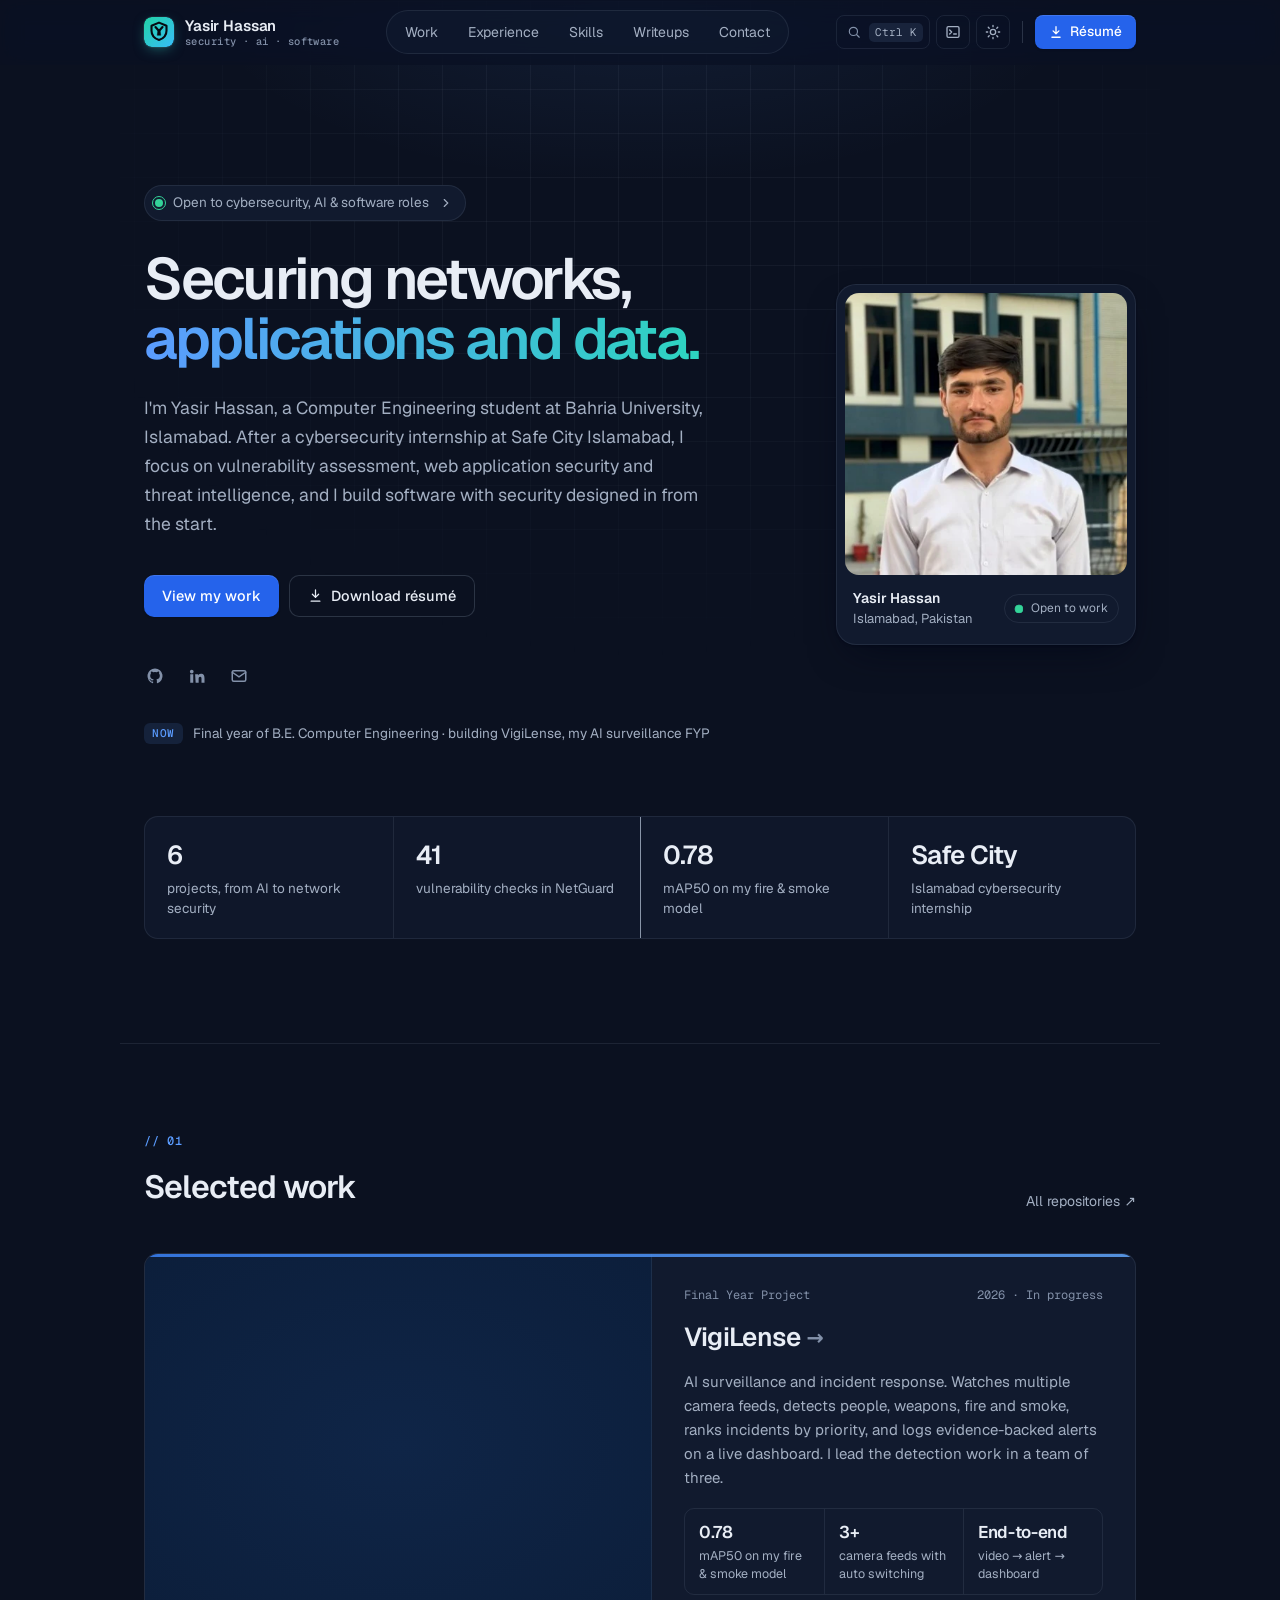
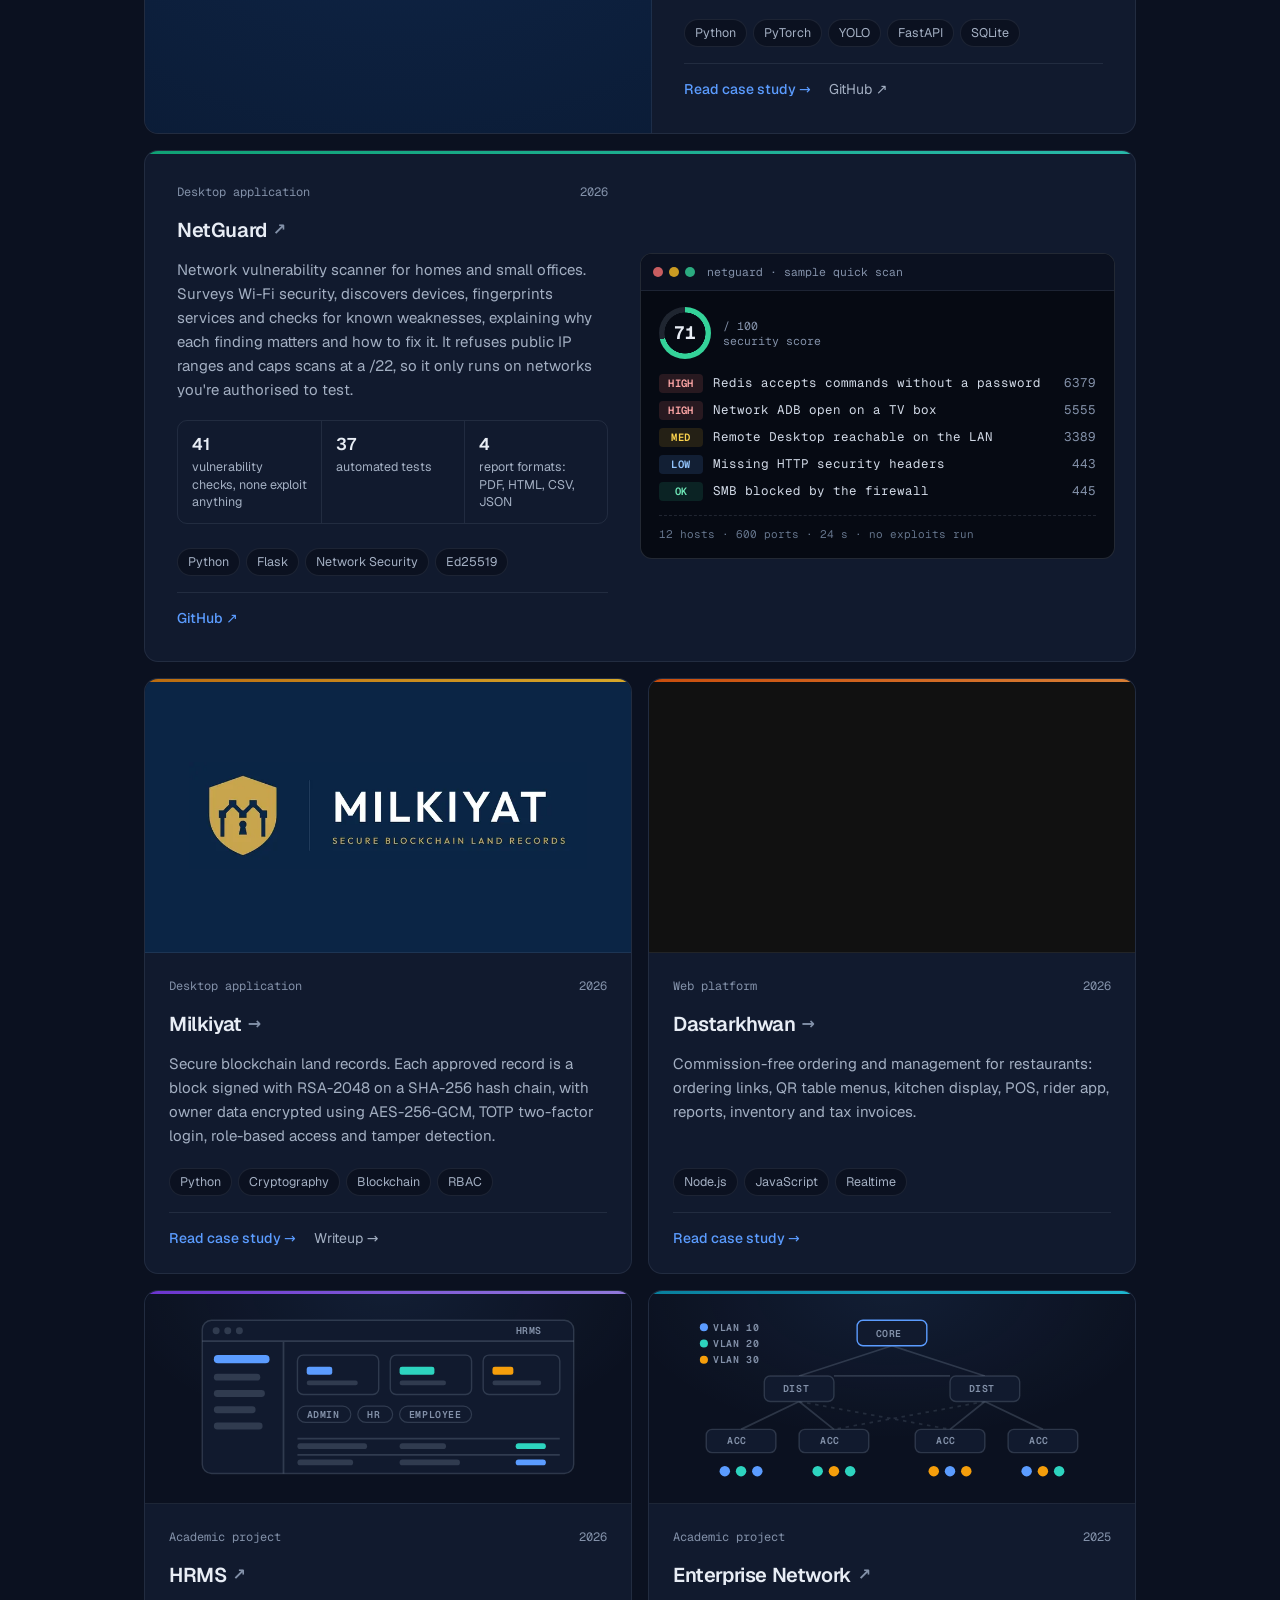
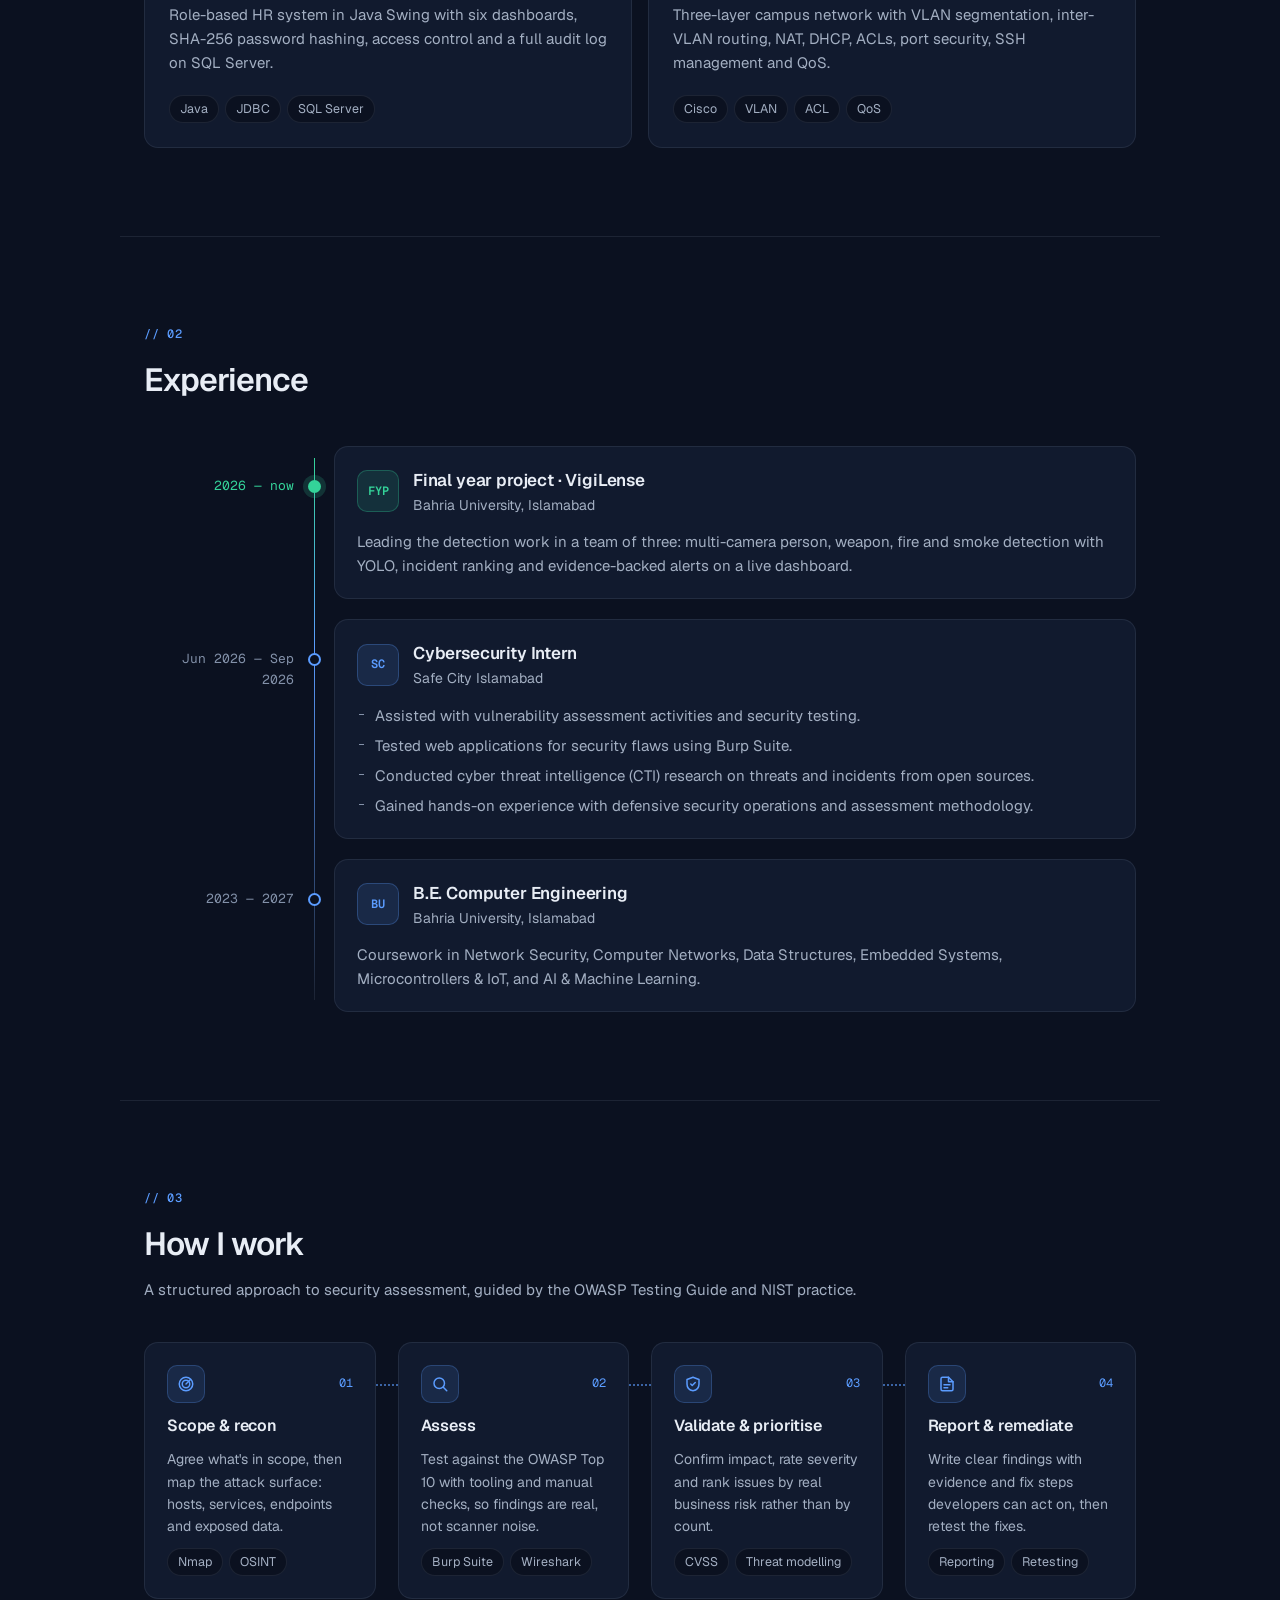
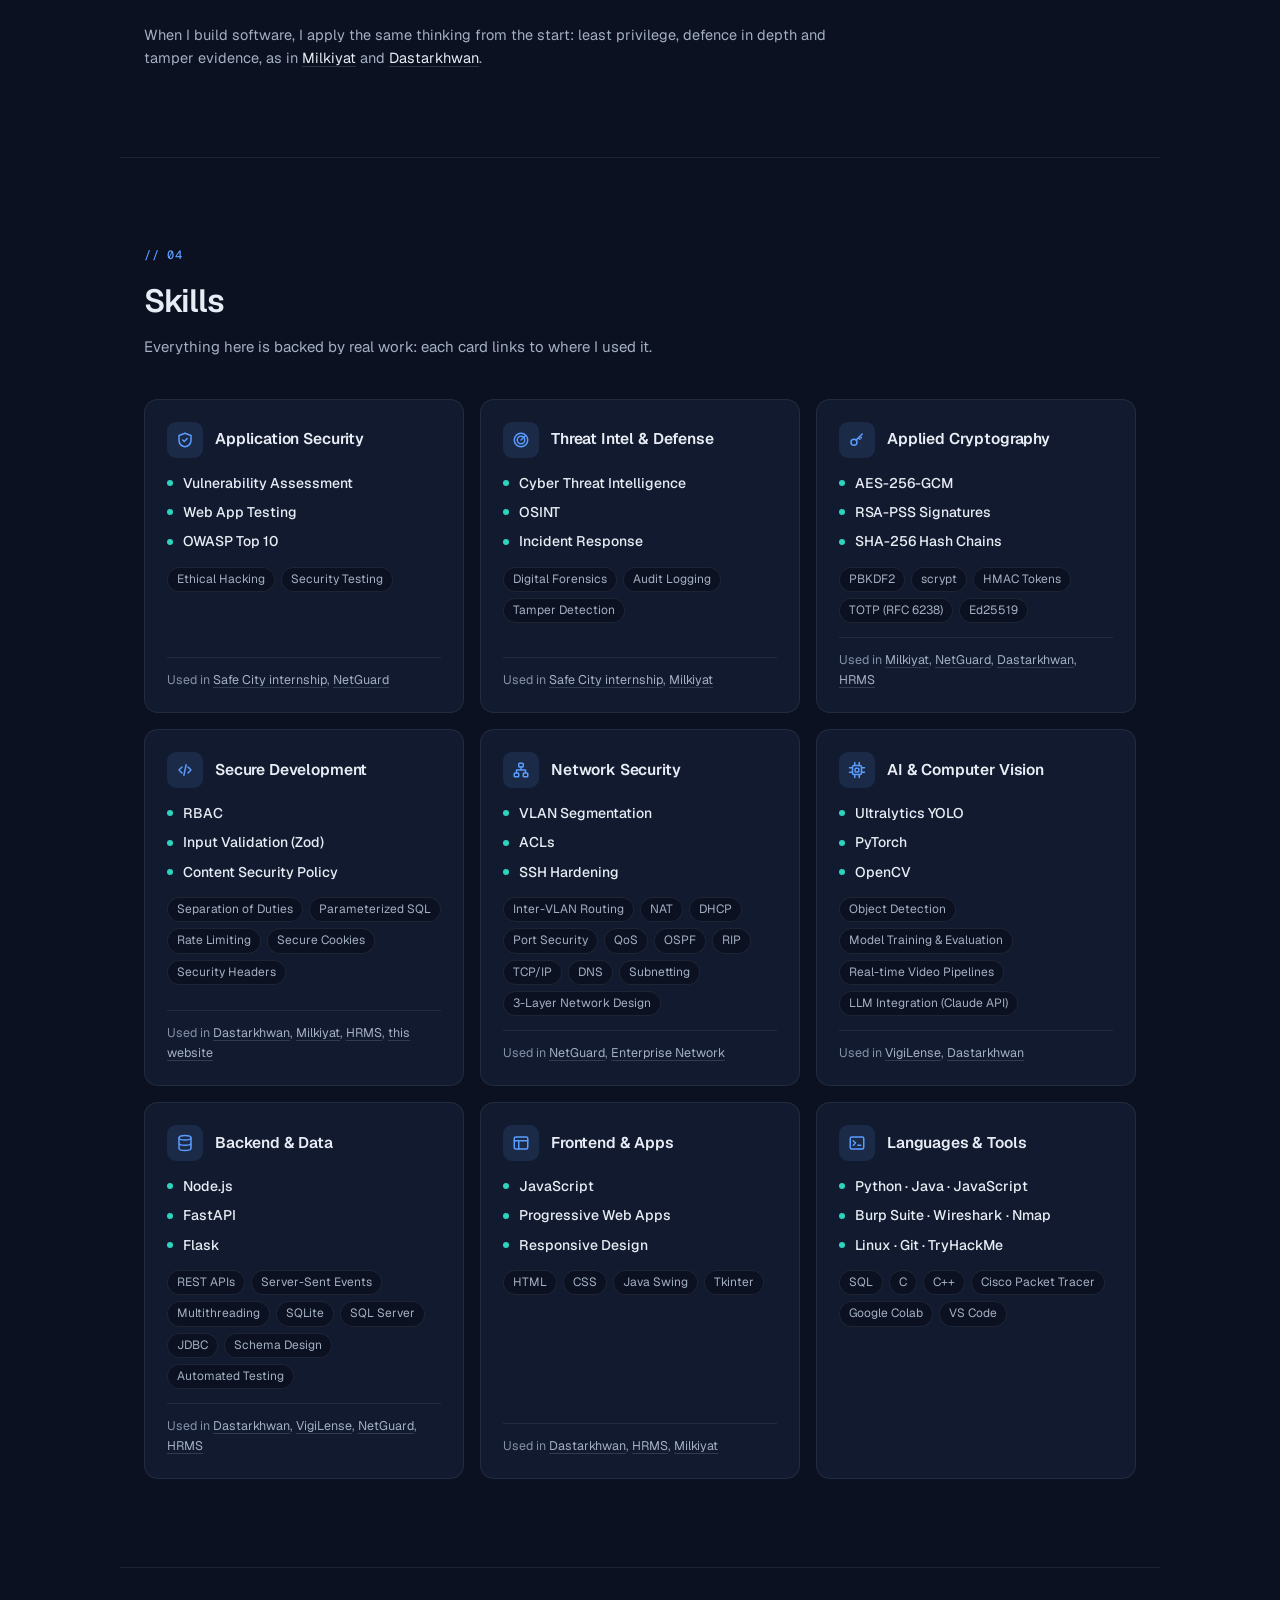
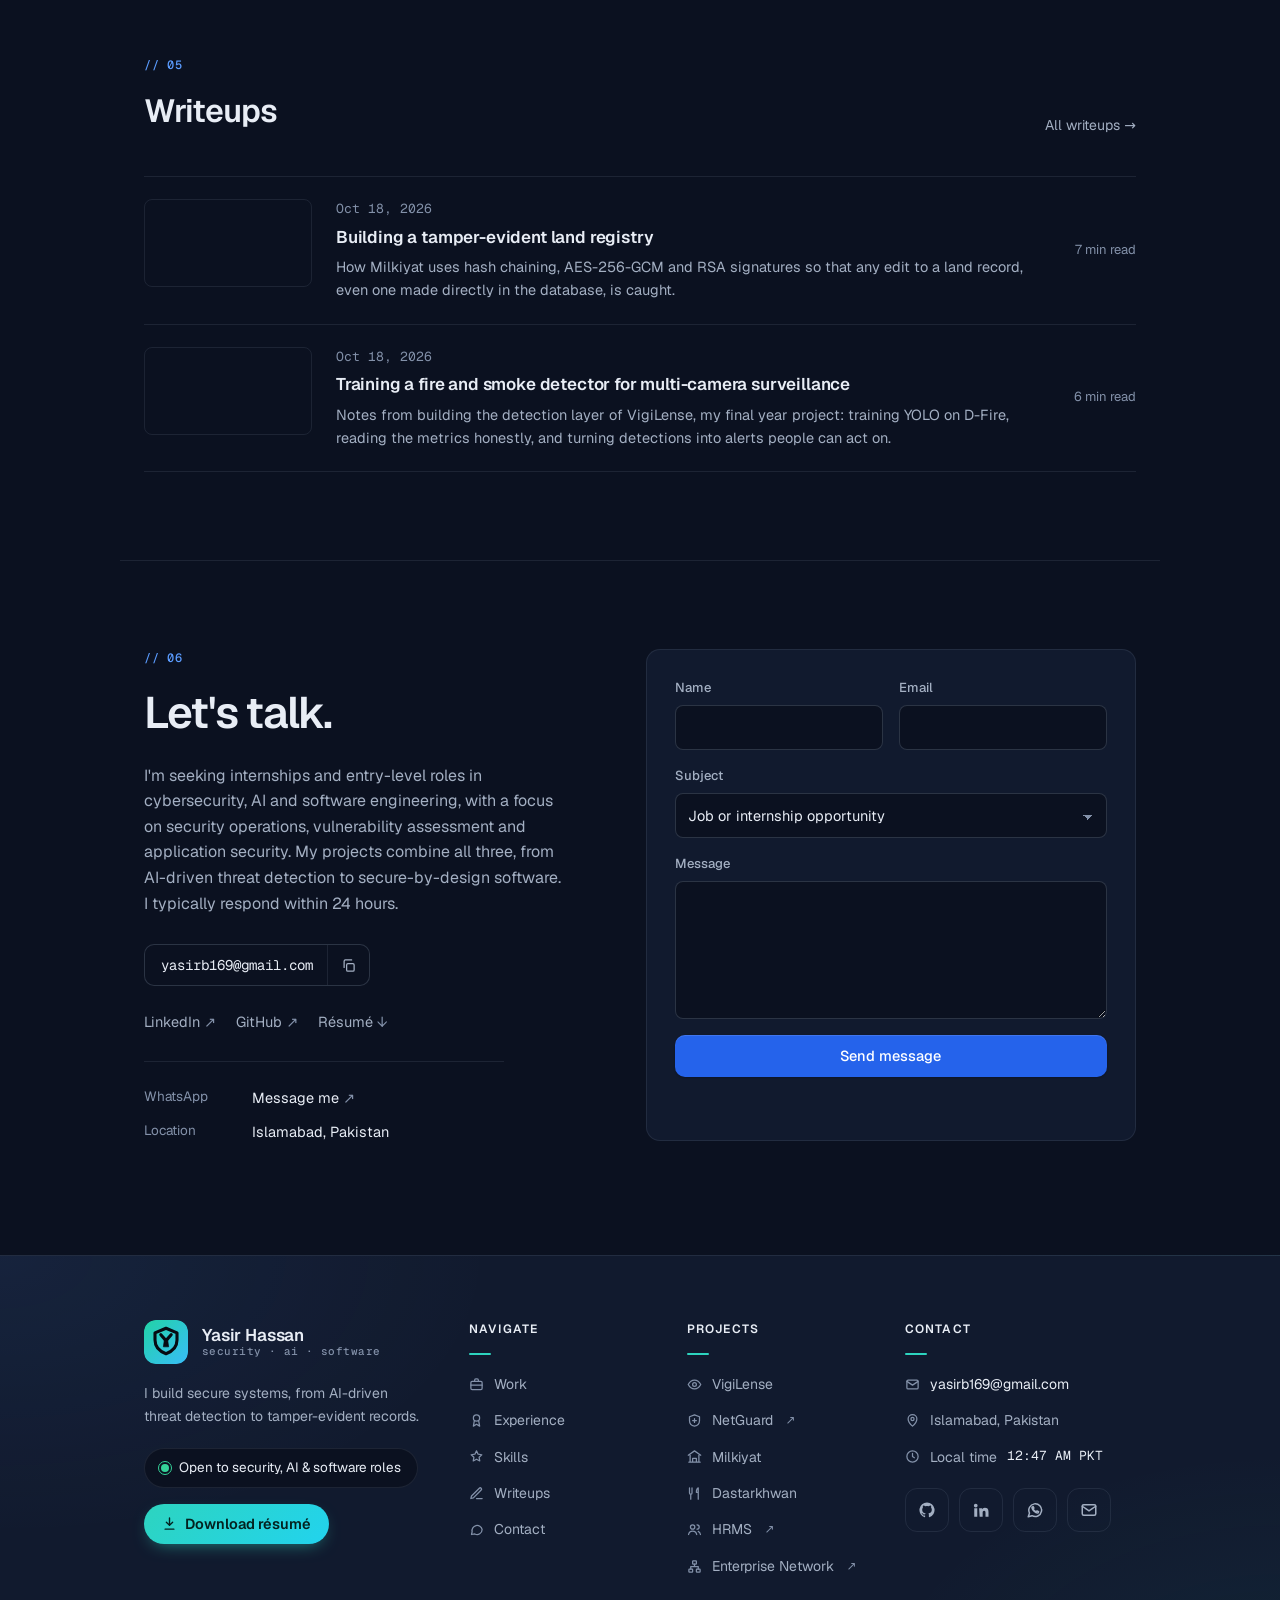
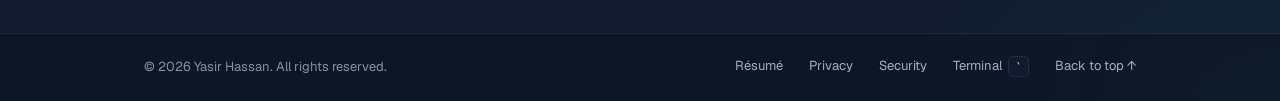
<file: index.html>
<!doctype html>
<html lang="en">
<head>
<meta charset="utf-8">
<meta name="viewport" content="width=device-width, initial-scale=1">
<meta http-equiv="Content-Security-Policy" content="default-src 'self'; script-src 'self' https://gc.zgo.at; style-src 'self'; font-src 'self'; img-src 'self' data: https://*.goatcounter.com; connect-src 'self' https://formspree.io https://*.goatcounter.com; base-uri 'self'; form-action 'self' https://formspree.io; object-src 'none'">
<meta name="referrer" content="strict-origin-when-cross-origin">
<title>Yasir Hassan · Cybersecurity</title>
<meta name="description" content="Yasir Hassan, Computer Engineering student at Bahria University and former Cybersecurity Intern at Safe City Islamabad. Vulnerability assessment, web application security, threat intelligence and network security.">
<meta name="author" content="Yasir Hassan">
<meta name="theme-color" content="#0b1120">
<meta name="color-scheme" content="dark light">
<link rel="canonical" href="https://yasirhassan.tech/">
<meta property="og:type" content="website">
<meta property="og:url" content="https://yasirhassan.tech/">
<meta property="og:site_name" content="Yasir Hassan">
<meta property="og:title" content="Yasir Hassan · Cybersecurity">
<meta property="og:description" content="Computer Engineering student and former Cybersecurity Intern at Safe City Islamabad. Vulnerability assessment, web app security, threat intelligence and network security.">
<meta property="og:image" content="https://yasirhassan.tech/assets/og-image.png">
<meta property="og:image:width" content="1200">
<meta property="og:image:height" content="630">
<meta property="og:image:alt" content="Yasir Hassan, cybersecurity portfolio">
<meta name="twitter:card" content="summary_large_image">
<meta name="twitter:image" content="https://yasirhassan.tech/assets/og-image.png">
<link rel="icon" href="assets/favicon.svg?v=3" type="image/svg+xml">
<link rel="icon" href="assets/favicon-48.png?v=3" sizes="48x48" type="image/png">
<link rel="apple-touch-icon" href="assets/apple-touch-icon.png?v=3">
<link rel="manifest" href="site.webmanifest">
<script src="js/theme.js"></script>
<script src="js/analytics.js" defer></script>
<link rel="alternate" type="application/rss+xml" title="Yasir Hassan · Writeups" href="writeups/feed.xml">
<script type="application/ld+json">
{
  "@context": "https://schema.org",
  "@type": "Person",
  "name": "Yasir Hassan",
  "url": "https://yasirhassan.tech/",
  "image": "https://yasirhassan.tech/assets/yasir-hassan.jpg",
  "jobTitle": "Cybersecurity Student",
  "alumniOf": { "@type": "CollegeOrUniversity", "name": "Bahria University Islamabad" },
  "address": { "@type": "PostalAddress", "addressLocality": "Islamabad", "addressCountry": "PK" },
  "email": "mailto:yasirb169@gmail.com",
  "sameAs": ["https://github.com/yasirhassan-sec", "https://www.linkedin.com/in/yasir-hassan-"],
  "knowsAbout": ["Vulnerability Assessment", "Web Application Security", "Cyber Threat Intelligence", "Network Security"]
}
</script>
<link rel="preload" href="assets/fonts/geist-latin.woff2" as="font" type="font/woff2" crossorigin>
<link rel="stylesheet" href="css/fonts.css">
<link rel="preload" href="assets/yasir-hassan.webp" as="image" type="image/webp" fetchpriority="high">
<link rel="stylesheet" href="css/style.css?v=20261022d">
<link rel="stylesheet" href="css/post.css?v=20261022d">
</head>
<body>
<a class="skip" href="#main">Skip to content</a>

<header class="header">
  <nav class="container nav" aria-label="Main">
    <a href="#main" class="brand" aria-label="Yasir Hassan, home">
      <img src="assets/favicon.svg?v=3" alt="" width="24" height="24">
      <span class="brand-text"><span class="brand-name">Yasir Hassan</span><span class="brand-tag">security · ai · software</span></span>
    </a>
    <div class="nav-links" id="navLinks">
      <a href="#work">Work</a>
      <a href="#experience">Experience</a>
      <a href="#skills">Skills</a>
      <a href="#writeups">Writeups</a>
      <a href="#contact">Contact</a>
    </div>
    <div class="nav-actions">
      <button class="kbd-btn" data-open-palette>
        <span class="sr-only">Search or open command menu</span>
        <svg width="14" height="14" viewBox="0 0 24 24" fill="none" stroke="currentColor" stroke-width="2" stroke-linecap="round"><circle cx="11" cy="11" r="7"/><path d="m21 21-4.3-4.3"/></svg>
        <kbd id="kbdHint">Ctrl K</kbd>
      </button>
      <button class="icon-btn" data-open-terminal aria-label="Open terminal" title="Terminal (`)">
        <svg width="16" height="16" viewBox="0 0 24 24" fill="none" stroke="currentColor" stroke-width="2" stroke-linecap="round" stroke-linejoin="round"><rect x="3" y="4" width="18" height="16" rx="2"/><path d="m7 9 3 3-3 3M13 15h4"/></svg>
      </button>
      <button class="icon-btn" id="themeBtn" aria-label="Toggle theme">
        <svg class="i-sun" width="16" height="16" viewBox="0 0 24 24" fill="none" stroke="currentColor" stroke-width="2" stroke-linecap="round"><circle cx="12" cy="12" r="4"/><path d="M12 2v2M12 20v2M4.9 4.9l1.4 1.4M17.7 17.7l1.4 1.4M2 12h2M20 12h2M4.9 19.1l1.4-1.4M17.7 6.3l1.4-1.4"/></svg>
        <svg class="i-moon" width="16" height="16" viewBox="0 0 24 24" fill="none" stroke="currentColor" stroke-width="2" stroke-linecap="round"><path d="M21 12.8A9 9 0 1 1 11.2 3a7 7 0 0 0 9.8 9.8z"/></svg>
      </button>
      <span class="nav-divider hide-sm" aria-hidden="true"></span>
      <a class="btn btn-sm btn-light hide-sm" href="assets/Yasir_Hassan_Resume.pdf" id="resumeLink" download><svg width="14" height="14" viewBox="0 0 24 24" fill="none" stroke="currentColor" stroke-width="2.2" stroke-linecap="round" stroke-linejoin="round" aria-hidden="true"><path d="M12 3v12m-5-5 5 5 5-5M5 21h14"/></svg>Résumé</a>
      <button class="icon-btn menu-btn" id="menuBtn" aria-label="Open menu" aria-expanded="false" aria-controls="navLinks">
        <svg width="16" height="16" viewBox="0 0 24 24" fill="none" stroke="currentColor" stroke-width="2" stroke-linecap="round"><path d="M4 7h16M4 12h16M4 17h16"/></svg>
      </button>
    </div>
  </nav>
</header>

<main id="main">

  <!-- Hero -->
  <section class="hero container">
   <div class="hero-grid">
    <div class="hero-text">
    <a class="pill" href="#contact">
      <span class="pulse" aria-hidden="true"></span>
      Open to cybersecurity, AI &amp; software roles
      <svg width="14" height="14" viewBox="0 0 24 24" fill="none" stroke="currentColor" stroke-width="2" stroke-linecap="round"><path d="m9 18 6-6-6-6"/></svg>
    </a>
    <h1>Securing networks,<br><span class="dim">applications and data.</span></h1>
    <p class="hero-sub">I'm Yasir Hassan, a Computer Engineering student at Bahria University, Islamabad. After a cybersecurity internship at Safe City Islamabad, I focus on vulnerability assessment, web application security and threat intelligence, and I build software with security designed in from the start.</p>
    <div class="hero-cta">
      <a href="#work" class="btn btn-light">View my work</a>
      <a href="assets/Yasir_Hassan_Resume.pdf" class="btn btn-outline" download>
        <svg width="15" height="15" viewBox="0 0 24 24" fill="none" stroke="currentColor" stroke-width="2" stroke-linecap="round" stroke-linejoin="round"><path d="M12 3v12m-5-5 5 5 5-5M5 21h14"/></svg>
        Download résumé
      </a>
    </div>
    <ul class="socials" aria-label="Profiles">
      <li><a href="https://github.com/yasirhassan-sec" target="_blank" rel="noopener" aria-label="GitHub"><svg width="18" height="18" viewBox="0 0 24 24" fill="currentColor"><path d="M12 2a10 10 0 0 0-3.2 19.5c.5.1.7-.2.7-.5v-1.7c-2.8.6-3.4-1.3-3.4-1.3-.5-1.2-1.1-1.5-1.1-1.5-.9-.6.1-.6.1-.6 1 .1 1.5 1 1.5 1 .9 1.6 2.4 1.1 3 .9.1-.7.4-1.1.6-1.4-2.2-.3-4.6-1.1-4.6-5 0-1.1.4-2 1-2.7-.1-.3-.4-1.3.1-2.7 0 0 .8-.3 2.8 1a9.6 9.6 0 0 1 5 0c1.9-1.3 2.8-1 2.8-1 .5 1.4.2 2.4.1 2.7.6.7 1 1.6 1 2.7 0 3.9-2.3 4.7-4.6 5 .4.3.7.9.7 1.9V21c0 .3.2.6.7.5A10 10 0 0 0 12 2z"/></svg></a></li>
      <li><a href="https://www.linkedin.com/in/yasir-hassan-" target="_blank" rel="noopener" aria-label="LinkedIn"><svg width="18" height="18" viewBox="0 0 24 24" fill="currentColor"><path d="M4.98 3.5a2.5 2.5 0 1 1 0 5 2.5 2.5 0 0 1 0-5zM3 9.5h4V21H3zM9.5 9.5h3.8v1.6h.1c.5-1 1.8-2 3.8-2 4 0 4.8 2.6 4.8 6V21h-4v-5.2c0-1.3 0-2.9-1.8-2.9s-2 1.4-2 2.8V21h-4z"/></svg></a></li>
      <li><a href="mailto:yasirb169@gmail.com" aria-label="Email"><svg width="18" height="18" viewBox="0 0 24 24" fill="none" stroke="currentColor" stroke-width="2" stroke-linecap="round"><rect x="3" y="5" width="18" height="14" rx="2"/><path d="m3 7 9 6 9-6"/></svg></a></li>
    </ul>
    <p class="now"><span class="now-tag">Now</span>Final year of B.E. Computer Engineering · building VigiLense, my AI surveillance FYP</p>
    </div>
    <figure class="portrait">
      <picture>
        <source srcset="assets/yasir-hassan.webp" type="image/webp">
        <img src="assets/yasir-hassan.jpg" alt="Portrait of Yasir Hassan" width="400" height="400" fetchpriority="high">
      </picture>
      <figcaption>
        <span><b>Yasir Hassan</b>Islamabad, Pakistan</span>
        <span class="open"><span class="pulse" aria-hidden="true"></span>Open to work</span>
      </figcaption>
    </figure>
   </div>
    <ul class="highlights" aria-label="Highlights">
      <li><b>6</b>projects, from AI to network security</li>
      <li><b>41</b>vulnerability checks in NetGuard</li>
      <li><b>0.78</b>mAP50 on my fire &amp; smoke model</li>
      <li><b>Safe City</b>Islamabad cybersecurity internship</li>
    </ul>
  </section>

  <!-- Work -->
  <section id="work" class="section container">
    <div class="section-head">
      <h2>Selected work</h2>
      <a class="text-link" href="https://github.com/yasirhassan-sec" target="_blank" rel="noopener">All repositories ↗</a>
    </div>

    <div class="work-grid">
      <article class="card card-feature acc-vigilense">
        <a class="card-media media-navy" href="projects/vigilense/" tabindex="-1" aria-hidden="true">
          <img src="assets/vigilense-logo-dark-1200.webp" alt="" width="1200" height="330" loading="lazy" decoding="async">
        </a>
        <div class="card-body">
          <div class="card-meta"><span>Final Year Project</span><span>2026 · In progress</span></div>
          <h3><a href="projects/vigilense/">VigiLense <span class="arrow">→</span></a></h3>
          <p>AI surveillance and incident response. Watches multiple camera feeds, detects people, weapons, fire and smoke, ranks incidents by priority, and logs evidence-backed alerts on a live dashboard. I lead the detection work in a team of three.</p>
          <ul class="facts">
            <li><b>0.78</b> mAP50 on my fire &amp; smoke model</li>
            <li><b>3+</b> camera feeds with auto switching</li>
            <li><b>End-to-end</b> video → alert → dashboard</li>
          </ul>
          <ul class="tags"><li>Python</li><li>PyTorch</li><li>YOLO</li><li>FastAPI</li><li>SQLite</li></ul>
          <div class="card-links"><a href="projects/vigilense/">Read case study →</a><a href="https://github.com/yasirhassan-sec/vigilense" target="_blank" rel="noopener">GitHub ↗</a></div>
        </div>
      </article>

      <article class="card card-wide card-split acc-netguard">
        <div class="card-body">
          <div class="card-meta"><span>Desktop application</span><span>2026</span></div>
          <h3><a href="https://github.com/yasirhassan-sec/netguard" target="_blank" rel="noopener">NetGuard <span class="arrow">↗</span></a></h3>
          <p>Network vulnerability scanner for homes and small offices. Surveys Wi-Fi security, discovers devices, fingerprints services and checks for known weaknesses, explaining why each finding matters and how to fix it. It refuses public IP ranges and caps scans at a /22, so it only runs on networks you're authorised to test.</p>
          <ul class="facts">
            <li><b>41</b> vulnerability checks, none exploit anything</li>
            <li><b>37</b> automated tests</li>
            <li><b>4</b> report formats: PDF, HTML, CSV, JSON</li>
          </ul>
          <ul class="tags"><li>Python</li><li>Flask</li><li>Network Security</li><li>Ed25519</li></ul>
          <div class="card-links"><a href="https://github.com/yasirhassan-sec/netguard" target="_blank" rel="noopener">GitHub ↗</a></div>
        </div>
        <div class="scan" aria-hidden="true">
          <div class="scan-bar"><span class="term-dots"><i></i><i></i><i></i></span><span>netguard · sample quick scan</span></div>
          <div class="scan-body">
            <div class="scan-score"><b>71</b><span>/ 100<br>security score</span></div>
            <ul class="scan-list">
              <li><span class="sev sev-high">High</span>Redis accepts commands without a password<code>6379</code></li>
              <li><span class="sev sev-high">High</span>Network ADB open on a TV box<code>5555</code></li>
              <li><span class="sev sev-med">Med</span>Remote Desktop reachable on the LAN<code>3389</code></li>
              <li><span class="sev sev-low">Low</span>Missing HTTP security headers<code>443</code></li>
              <li><span class="sev sev-ok">OK</span>SMB blocked by the firewall<code>445</code></li>
            </ul>
            <div class="scan-foot">12 hosts · 600 ports · 24 s · no exploits run</div>
          </div>
        </div>
      </article>

      <article class="card acc-milkiyat">
        <a class="card-media media-milkiyat" href="projects/milkiyat/" tabindex="-1" aria-hidden="true">
          <img src="assets/milkiyat-logo.webp" srcset="assets/milkiyat-logo-720.webp 720w, assets/milkiyat-logo.webp 1400w" sizes="(max-width: 720px) 90vw, 420px" alt="" width="1400" height="374" loading="lazy" decoding="async">
        </a>
        <div class="card-body">
          <div class="card-meta"><span>Desktop application</span><span>2026</span></div>
          <h3><a href="projects/milkiyat/">Milkiyat <span class="arrow">→</span></a></h3>
          <p>Secure blockchain land records. Each approved record is a block signed with RSA-2048 on a SHA-256 hash chain, with owner data encrypted using AES-256-GCM, TOTP two-factor login, role-based access and tamper detection.</p>
          <ul class="tags"><li>Python</li><li>Cryptography</li><li>Blockchain</li><li>RBAC</li></ul>
          <div class="card-links"><a href="projects/milkiyat/">Read case study →</a><a href="writeups/tamper-evident-land-registry/">Writeup →</a></div>
        </div>
      </article>

      <article class="card acc-dastarkhwan">
        <a class="card-media media-shot" href="projects/dastarkhwan/" tabindex="-1" aria-hidden="true">
          <img src="assets/dastarkhwan-dashboard.webp" srcset="assets/dastarkhwan-dashboard-720.webp 720w, assets/dastarkhwan-dashboard.webp 1400w" sizes="(max-width: 720px) 100vw, 500px" alt="" width="1400" height="875" loading="lazy" decoding="async">
        </a>
        <div class="card-body">
          <div class="card-meta"><span>Web platform</span><span>2026</span></div>
          <h3><a href="projects/dastarkhwan/">Dastarkhwan <span class="arrow">→</span></a></h3>
          <p>Commission-free ordering and management for restaurants: ordering links, QR table menus, kitchen display, POS, rider app, reports, inventory and tax invoices.</p>
          <ul class="tags"><li>Node.js</li><li>JavaScript</li><li>Realtime</li></ul>
          <div class="card-links"><a href="projects/dastarkhwan/">Read case study →</a></div>
        </div>
      </article>

      <article class="card card-compact acc-hrms">
        <div class="card-media media-diagram" aria-hidden="true">
          <svg viewBox="0 0 360 160">
            <rect class="dg-node" x="20" y="14" width="320" height="132" rx="8"/>
            <path class="dg-line" d="M20 32h320M90 32v114"/>
            <circle class="dg-dot" cx="32" cy="23" r="3"/><circle class="dg-dot" cx="42" cy="23" r="3"/><circle class="dg-dot" cx="52" cy="23" r="3"/>
            <text class="dg-text" x="290" y="26">HRMS</text>
            <rect class="dg-a" x="30" y="44" width="48" height="7" rx="3.5"/>
            <rect class="dg-bar" x="30" y="60" width="40" height="6" rx="3"/><rect class="dg-bar" x="30" y="74" width="44" height="6" rx="3"/>
            <rect class="dg-bar" x="30" y="88" width="36" height="6" rx="3"/><rect class="dg-bar" x="30" y="102" width="42" height="6" rx="3"/>
            <rect class="dg-node" x="102" y="44" width="70" height="34" rx="5"/><rect class="dg-node" x="182" y="44" width="70" height="34" rx="5"/><rect class="dg-node" x="262" y="44" width="66" height="34" rx="5"/>
            <rect class="dg-a" x="110" y="54" width="22" height="7" rx="2"/><rect class="dg-b" x="190" y="54" width="30" height="7" rx="2"/><rect class="dg-c" x="270" y="54" width="18" height="7" rx="2"/>
            <rect class="dg-bar" x="110" y="66" width="44" height="4" rx="2"/><rect class="dg-bar" x="190" y="66" width="40" height="4" rx="2"/><rect class="dg-bar" x="270" y="66" width="42" height="4" rx="2"/>
            <rect class="dg-pill" x="102" y="88" width="46" height="14" rx="7"/><text class="dg-text" x="110" y="98">ADMIN</text>
            <rect class="dg-pill" x="154" y="88" width="30" height="14" rx="7"/><text class="dg-text" x="162" y="98">HR</text>
            <rect class="dg-pill" x="190" y="88" width="62" height="14" rx="7"/><text class="dg-text" x="198" y="98">EMPLOYEE</text>
            <path class="dg-line" d="M102 116h226M102 130h226"/>
            <rect class="dg-bar" x="102" y="120" width="60" height="5" rx="2.5"/><rect class="dg-bar" x="190" y="120" width="40" height="5" rx="2.5"/><rect class="dg-b" x="290" y="120" width="26" height="5" rx="2.5"/>
            <rect class="dg-bar" x="102" y="134" width="48" height="5" rx="2.5"/><rect class="dg-bar" x="190" y="134" width="52" height="5" rx="2.5"/><rect class="dg-a" x="290" y="134" width="26" height="5" rx="2.5"/>
          </svg>
        </div>
        <div class="card-body">
          <div class="card-meta"><span>Academic project</span><span>2026</span></div>
          <h3><a href="https://github.com/yasirhassan-sec/HRMS-Java-JDBC" target="_blank" rel="noopener">HRMS <span class="arrow">↗</span></a></h3>
          <p>Role-based HR system in Java Swing with six dashboards, SHA-256 password hashing, access control and a full audit log on SQL Server.</p>
          <ul class="tags"><li>Java</li><li>JDBC</li><li>SQL Server</li></ul>
        </div>
      </article>

      <article class="card card-compact acc-network">
        <div class="card-media media-diagram" aria-hidden="true">
          <svg viewBox="0 0 360 160">
            <path class="dg-line" d="M180 36 100 62M180 36l80 26M100 84 50 108M100 84l30 24M260 84l-30 24M260 84l50 24M130 62h100"/>
            <path class="dg-line dg-dash" d="M100 84l130 24M260 84l-130 24"/>
            <rect class="dg-node dg-core" x="150" y="14" width="60" height="22" rx="5"/><text class="dg-text" x="166" y="28">CORE</text>
            <rect class="dg-node" x="70" y="62" width="60" height="22" rx="5"/><text class="dg-text" x="86" y="76">DIST</text>
            <rect class="dg-node" x="230" y="62" width="60" height="22" rx="5"/><text class="dg-text" x="246" y="76">DIST</text>
            <rect class="dg-node" x="20" y="108" width="60" height="20" rx="5"/><text class="dg-text" x="38" y="121">ACC</text>
            <rect class="dg-node" x="100" y="108" width="60" height="20" rx="5"/><text class="dg-text" x="118" y="121">ACC</text>
            <rect class="dg-node" x="200" y="108" width="60" height="20" rx="5"/><text class="dg-text" x="218" y="121">ACC</text>
            <rect class="dg-node" x="280" y="108" width="60" height="20" rx="5"/><text class="dg-text" x="298" y="121">ACC</text>
            <circle class="dg-a" cx="36" cy="144" r="4.5"/><circle class="dg-b" cx="50" cy="144" r="4.5"/><circle class="dg-a" cx="64" cy="144" r="4.5"/>
            <circle class="dg-b" cx="116" cy="144" r="4.5"/><circle class="dg-c" cx="130" cy="144" r="4.5"/><circle class="dg-b" cx="144" cy="144" r="4.5"/>
            <circle class="dg-c" cx="216" cy="144" r="4.5"/><circle class="dg-a" cx="230" cy="144" r="4.5"/><circle class="dg-c" cx="244" cy="144" r="4.5"/>
            <circle class="dg-a" cx="296" cy="144" r="4.5"/><circle class="dg-c" cx="310" cy="144" r="4.5"/><circle class="dg-b" cx="324" cy="144" r="4.5"/>
            <circle class="dg-a" cx="18" cy="20" r="3.5"/><text class="dg-text" x="26" y="23">VLAN 10</text>
            <circle class="dg-b" cx="18" cy="34" r="3.5"/><text class="dg-text" x="26" y="37">VLAN 20</text>
            <circle class="dg-c" cx="18" cy="48" r="3.5"/><text class="dg-text" x="26" y="51">VLAN 30</text>
          </svg>
        </div>
        <div class="card-body">
          <div class="card-meta"><span>Academic project</span><span>2025</span></div>
          <h3><a href="https://github.com/yasirhassan-sec/Enterprise-Network-Simulation-Cisco-Packet-Tracer-" target="_blank" rel="noopener">Enterprise Network <span class="arrow">↗</span></a></h3>
          <p>Three-layer campus network with VLAN segmentation, inter-VLAN routing, NAT, DHCP, ACLs, port security, SSH management and QoS.</p>
          <ul class="tags"><li>Cisco</li><li>VLAN</li><li>ACL</li><li>QoS</li></ul>
        </div>
      </article>
    </div>
  </section>

  <!-- Experience -->
  <section id="experience" class="section container">
    <div class="section-head"><h2>Experience</h2></div>

    <ol class="timeline">
      <li class="tl-item tl-now">
        <span class="tl-dot" aria-hidden="true"></span>
        <div class="tl-when">2026 — now</div>
        <div class="tl-card">
          <div class="tl-head"><span class="tl-badge" aria-hidden="true">FYP</span><div><h3>Final year project · VigiLense</h3><p>Bahria University, Islamabad</p></div></div>
          <p class="muted">Leading the detection work in a team of three: multi-camera person, weapon, fire and smoke detection with YOLO, incident ranking and evidence-backed alerts on a live dashboard.</p>
        </div>
      </li>
      <li class="tl-item">
        <span class="tl-dot" aria-hidden="true"></span>
        <div class="tl-when">Jun 2026 — Sep 2026</div>
        <div class="tl-card">
          <div class="tl-head"><span class="tl-badge" aria-hidden="true">SC</span><div><h3>Cybersecurity Intern</h3><p>Safe City Islamabad</p></div></div>
          <ul class="plain">
            <li>Assisted with vulnerability assessment activities and security testing.</li>
            <li>Tested web applications for security flaws using Burp Suite.</li>
            <li>Conducted cyber threat intelligence (CTI) research on threats and incidents from open sources.</li>
            <li>Gained hands-on experience with defensive security operations and assessment methodology.</li>
          </ul>
        </div>
      </li>
      <li class="tl-item">
        <span class="tl-dot" aria-hidden="true"></span>
        <div class="tl-when">2023 — 2027</div>
        <div class="tl-card">
          <div class="tl-head"><span class="tl-badge" aria-hidden="true">BU</span><div><h3>B.E. Computer Engineering</h3><p>Bahria University, Islamabad</p></div></div>
          <p class="muted">Coursework in Network Security, Computer Networks, Data Structures, Embedded Systems, Microcontrollers &amp; IoT, and AI &amp; Machine Learning.</p>
        </div>
      </li>
    </ol>
  </section>

  <!-- Approach -->
  <section id="approach" class="section container">
    <div class="section-head section-head--stack">
      <h2>How I work</h2>
      <p>A structured approach to security assessment, guided by the OWASP Testing Guide and NIST practice.</p>
    </div>
    <ol class="steps">
      <li class="step">
        <div class="step-top"><span class="step-icon" aria-hidden="true"><svg width="18" height="18" viewBox="0 0 24 24" fill="none" stroke="currentColor" stroke-width="2" stroke-linecap="round" stroke-linejoin="round"><circle cx="12" cy="12" r="9"/><circle cx="12" cy="12" r="5"/><path d="m12 12 6-6"/></svg></span><span class="step-num">01</span></div>
        <h3>Scope &amp; recon</h3>
        <p>Agree what's in scope, then map the attack surface: hosts, services, endpoints and exposed data.</p>
        <ul class="tags"><li>Nmap</li><li>OSINT</li></ul>
      </li>
      <li class="step">
        <div class="step-top"><span class="step-icon" aria-hidden="true"><svg width="18" height="18" viewBox="0 0 24 24" fill="none" stroke="currentColor" stroke-width="2" stroke-linecap="round" stroke-linejoin="round"><circle cx="11" cy="11" r="7"/><path d="m21 21-4.3-4.3"/></svg></span><span class="step-num">02</span></div>
        <h3>Assess</h3>
        <p>Test against the OWASP Top 10 with tooling and manual checks, so findings are real, not scanner noise.</p>
        <ul class="tags"><li>Burp Suite</li><li>Wireshark</li></ul>
      </li>
      <li class="step">
        <div class="step-top"><span class="step-icon" aria-hidden="true"><svg width="18" height="18" viewBox="0 0 24 24" fill="none" stroke="currentColor" stroke-width="2" stroke-linecap="round" stroke-linejoin="round"><path d="M12 3 4 6v6c0 5 3.4 8.3 8 9 4.6-.7 8-4 8-9V6z"/><path d="m9 12 2 2 4-4"/></svg></span><span class="step-num">03</span></div>
        <h3>Validate &amp; prioritise</h3>
        <p>Confirm impact, rate severity and rank issues by real business risk rather than by count.</p>
        <ul class="tags"><li>CVSS</li><li>Threat modelling</li></ul>
      </li>
      <li class="step">
        <div class="step-top"><span class="step-icon" aria-hidden="true"><svg width="18" height="18" viewBox="0 0 24 24" fill="none" stroke="currentColor" stroke-width="2" stroke-linecap="round" stroke-linejoin="round"><path d="M14 3H6a2 2 0 0 0-2 2v14a2 2 0 0 0 2 2h12a2 2 0 0 0 2-2V9z"/><path d="M14 3v6h6M8 13h8M8 17h5"/></svg></span><span class="step-num">04</span></div>
        <h3>Report &amp; remediate</h3>
        <p>Write clear findings with evidence and fix steps developers can act on, then retest the fixes.</p>
        <ul class="tags"><li>Reporting</li><li>Retesting</li></ul>
      </li>
    </ol>
    <p class="steps-note">When I build software, I apply the same thinking from the start: least privilege, defence in depth and tamper evidence, as in <a href="projects/milkiyat/">Milkiyat</a> and <a href="projects/dastarkhwan/">Dastarkhwan</a>.</p>
  </section>

  <!-- Skills -->
  <section id="skills" class="section container">
    <div class="section-head section-head--stack">
      <h2>Skills</h2>
      <p>Everything here is backed by real work: each card links to where I used it.</p>
    </div>

    <div class="skill-grid">
      <article class="skill-card">
        <div class="skill-head"><span class="skill-icon" aria-hidden="true"><svg width="18" height="18" viewBox="0 0 24 24" fill="none" stroke="currentColor" stroke-width="2" stroke-linecap="round" stroke-linejoin="round"><path d="M12 3 4 6v6c0 5 3.4 8.3 8 9 4.6-.7 8-4 8-9V6z"/><path d="m9 12 2 2 4-4"/></svg></span><h3>Application Security</h3></div>
        <ul class="skill-top"><li>Vulnerability Assessment</li><li>Web App Testing</li><li>OWASP Top 10</li></ul>
        <ul class="tags"><li>Ethical Hacking</li><li>Security Testing</li></ul>
        <p class="used">Used in <a href="#experience">Safe City internship</a>, <a href="#work">NetGuard</a></p>
      </article>
      <article class="skill-card">
        <div class="skill-head"><span class="skill-icon" aria-hidden="true"><svg width="18" height="18" viewBox="0 0 24 24" fill="none" stroke="currentColor" stroke-width="2" stroke-linecap="round" stroke-linejoin="round"><circle cx="12" cy="12" r="9"/><circle cx="12" cy="12" r="5"/><path d="m12 12 6-6"/></svg></span><h3>Threat Intel &amp; Defense</h3></div>
        <ul class="skill-top"><li>Cyber Threat Intelligence</li><li>OSINT</li><li>Incident Response</li></ul>
        <ul class="tags"><li>Digital Forensics</li><li>Audit Logging</li><li>Tamper Detection</li></ul>
        <p class="used">Used in <a href="#experience">Safe City internship</a>, <a href="#work">Milkiyat</a></p>
      </article>
      <article class="skill-card">
        <div class="skill-head"><span class="skill-icon" aria-hidden="true"><svg width="18" height="18" viewBox="0 0 24 24" fill="none" stroke="currentColor" stroke-width="2" stroke-linecap="round" stroke-linejoin="round"><circle cx="8" cy="15" r="4"/><path d="m10.8 12.2 8.2-8.2M16 7l2 2M14 9l2 2"/></svg></span><h3>Applied Cryptography</h3></div>
        <ul class="skill-top"><li>AES-256-GCM</li><li>RSA-PSS Signatures</li><li>SHA-256 Hash Chains</li></ul>
        <ul class="tags"><li>PBKDF2</li><li>scrypt</li><li>HMAC Tokens</li><li>TOTP (RFC 6238)</li><li>Ed25519</li></ul>
        <p class="used">Used in <a href="#work">Milkiyat</a>, <a href="#work">NetGuard</a>, <a href="#work">Dastarkhwan</a>, <a href="#work">HRMS</a></p>
      </article>
      <article class="skill-card">
        <div class="skill-head"><span class="skill-icon" aria-hidden="true"><svg width="18" height="18" viewBox="0 0 24 24" fill="none" stroke="currentColor" stroke-width="2" stroke-linecap="round" stroke-linejoin="round"><path d="m8 8-4 4 4 4M16 8l4 4-4 4M13.5 5l-3 14"/></svg></span><h3>Secure Development</h3></div>
        <ul class="skill-top"><li>RBAC</li><li>Input Validation (Zod)</li><li>Content Security Policy</li></ul>
        <ul class="tags"><li>Separation of Duties</li><li>Parameterized SQL</li><li>Rate Limiting</li><li>Secure Cookies</li><li>Security Headers</li></ul>
        <p class="used">Used in <a href="#work">Dastarkhwan</a>, <a href="#work">Milkiyat</a>, <a href="#work">HRMS</a>, <a href="#main">this website</a></p>
      </article>
      <article class="skill-card">
        <div class="skill-head"><span class="skill-icon" aria-hidden="true"><svg width="18" height="18" viewBox="0 0 24 24" fill="none" stroke="currentColor" stroke-width="2" stroke-linecap="round" stroke-linejoin="round"><rect x="9" y="3" width="6" height="5" rx="1"/><rect x="3" y="16" width="6" height="5" rx="1"/><rect x="15" y="16" width="6" height="5" rx="1"/><path d="M12 8v4M6 16v-4h12v4"/></svg></span><h3>Network Security</h3></div>
        <ul class="skill-top"><li>VLAN Segmentation</li><li>ACLs</li><li>SSH Hardening</li></ul>
        <ul class="tags"><li>Inter-VLAN Routing</li><li>NAT</li><li>DHCP</li><li>Port Security</li><li>QoS</li><li>OSPF</li><li>RIP</li><li>TCP/IP</li><li>DNS</li><li>Subnetting</li><li>3-Layer Network Design</li></ul>
        <p class="used">Used in <a href="#work">NetGuard</a>, <a href="#work">Enterprise Network</a></p>
      </article>
      <article class="skill-card">
        <div class="skill-head"><span class="skill-icon" aria-hidden="true"><svg width="18" height="18" viewBox="0 0 24 24" fill="none" stroke="currentColor" stroke-width="2" stroke-linecap="round" stroke-linejoin="round"><rect x="6" y="6" width="12" height="12" rx="2"/><rect x="9.5" y="9.5" width="5" height="5" rx="1"/><path d="M9 2v4M15 2v4M9 18v4M15 18v4M2 9h4M2 15h4M18 9h4M18 15h4"/></svg></span><h3>AI &amp; Computer Vision</h3></div>
        <ul class="skill-top"><li>Ultralytics YOLO</li><li>PyTorch</li><li>OpenCV</li></ul>
        <ul class="tags"><li>Object Detection</li><li>Model Training &amp; Evaluation</li><li>Real-time Video Pipelines</li><li>LLM Integration (Claude API)</li></ul>
        <p class="used">Used in <a href="#work">VigiLense</a>, <a href="#work">Dastarkhwan</a></p>
      </article>
      <article class="skill-card">
        <div class="skill-head"><span class="skill-icon" aria-hidden="true"><svg width="18" height="18" viewBox="0 0 24 24" fill="none" stroke="currentColor" stroke-width="2" stroke-linecap="round" stroke-linejoin="round"><ellipse cx="12" cy="5" rx="8" ry="3"/><path d="M4 5v14c0 1.7 3.6 3 8 3s8-1.3 8-3V5M4 12c0 1.7 3.6 3 8 3s8-1.3 8-3"/></svg></span><h3>Backend &amp; Data</h3></div>
        <ul class="skill-top"><li>Node.js</li><li>FastAPI</li><li>Flask</li></ul>
        <ul class="tags"><li>REST APIs</li><li>Server-Sent Events</li><li>Multithreading</li><li>SQLite</li><li>SQL Server</li><li>JDBC</li><li>Schema Design</li><li>Automated Testing</li></ul>
        <p class="used">Used in <a href="#work">Dastarkhwan</a>, <a href="#work">VigiLense</a>, <a href="#work">NetGuard</a>, <a href="#work">HRMS</a></p>
      </article>
      <article class="skill-card">
        <div class="skill-head"><span class="skill-icon" aria-hidden="true"><svg width="18" height="18" viewBox="0 0 24 24" fill="none" stroke="currentColor" stroke-width="2" stroke-linecap="round" stroke-linejoin="round"><rect x="3" y="4" width="18" height="16" rx="2"/><path d="M3 9h18M9 9v11"/></svg></span><h3>Frontend &amp; Apps</h3></div>
        <ul class="skill-top"><li>JavaScript</li><li>Progressive Web Apps</li><li>Responsive Design</li></ul>
        <ul class="tags"><li>HTML</li><li>CSS</li><li>Java Swing</li><li>Tkinter</li></ul>
        <p class="used">Used in <a href="#work">Dastarkhwan</a>, <a href="#work">HRMS</a>, <a href="#work">Milkiyat</a></p>
      </article>
      <article class="skill-card">
        <div class="skill-head"><span class="skill-icon" aria-hidden="true"><svg width="18" height="18" viewBox="0 0 24 24" fill="none" stroke="currentColor" stroke-width="2" stroke-linecap="round" stroke-linejoin="round"><rect x="3" y="4" width="18" height="16" rx="2"/><path d="m7 9 3 3-3 3M13 15h4"/></svg></span><h3>Languages &amp; Tools</h3></div>
        <ul class="skill-top"><li>Python · Java · JavaScript</li><li>Burp Suite · Wireshark · Nmap</li><li>Linux · Git · TryHackMe</li></ul>
        <ul class="tags"><li>SQL</li><li>C</li><li>C++</li><li>Cisco Packet Tracer</li><li>Google Colab</li><li>VS Code</li></ul>
      </article>
    </div>
  </section>

  <!-- Writeups -->
  <section id="writeups" class="section container">
    <div class="section-head">
      <h2>Writeups</h2>
      <a class="text-link" href="writeups/">All writeups →</a>
    </div>
    <div class="posts">
      <!-- writeups:start -->
  <a class="post-link" href="writeups/tamper-evident-land-registry/">
    <img class="post-thumb" src="assets/og-tamper-evident-land-registry-thumb.webp" alt="" width="400" height="210" loading="lazy" decoding="async">
    <time datetime="2026-10-18">Oct 18, 2026</time>
    <div><h3>Building a tamper-evident land registry</h3><p>How Milkiyat uses hash chaining, AES-256-GCM and RSA signatures so that any edit to a land record, even one made directly in the database, is caught.</p></div>
    <span class="read">7 min read</span>
  </a>
  <a class="post-link" href="writeups/fire-smoke-detection-yolo/">
    <img class="post-thumb" src="assets/og-fire-smoke-detection-yolo-thumb.webp" alt="" width="400" height="210" loading="lazy" decoding="async">
    <time datetime="2026-10-18">Oct 18, 2026</time>
    <div><h3>Training a fire and smoke detector for multi-camera surveillance</h3><p>Notes from building the detection layer of VigiLense, my final year project: training YOLO on D-Fire, reading the metrics honestly, and turning detections into alerts people can act on.</p></div>
    <span class="read">6 min read</span>
  </a>
      <!-- writeups:end -->
    </div>
  </section>

  <!-- Contact -->
  <section id="contact" class="section container">
    <div class="contact">
      <div class="contact-intro">
        <h2>Let's talk.</h2>
        <p>I'm seeking internships and entry-level roles in cybersecurity, AI and software engineering, with a focus on security operations, vulnerability assessment and application security. My projects combine all three, from AI-driven threat detection to secure-by-design software. I typically respond within 24 hours.</p>
        <div class="email-chip">
          <a href="mailto:yasirb169@gmail.com">yasirb169@gmail.com</a>
          <button class="copy" type="button" data-copy-email aria-label="Copy email address">
            <svg width="15" height="15" viewBox="0 0 24 24" fill="none" stroke="currentColor" stroke-width="2" stroke-linecap="round"><rect x="9" y="9" width="12" height="12" rx="2"/><path d="M5 15V5a2 2 0 0 1 2-2h10"/></svg>
          </button>
        </div>
        <ul class="contact-links">
          <li><a href="https://www.linkedin.com/in/yasir-hassan-" target="_blank" rel="noopener">LinkedIn <span>↗</span></a></li>
          <li><a href="https://github.com/yasirhassan-sec" target="_blank" rel="noopener">GitHub <span>↗</span></a></li>
          <li><a href="assets/Yasir_Hassan_Resume.pdf" download>Résumé <span>↓</span></a></li>
        </ul>
        <ul class="contact-lines">
          <li><span>WhatsApp</span><a href="https://wa.me/923452830823" target="_blank" rel="noopener">Message me <span class="dim-arrow">↗</span></a></li>
          <li><span>Location</span>Islamabad, Pakistan</li>
        </ul>
      </div>

      <!-- Submissions go to Formspree. If data-endpoint is emptied,
           the form falls back to opening the visitor's email app. -->
      <form class="form" id="contactForm" data-endpoint="https://formspree.io/f/xyekrngb" novalidate>
        <div class="form-row">
          <div class="field">
            <label for="f-name">Name</label>
            <input id="f-name" name="name" type="text" autocomplete="name" required maxlength="100">
          </div>
          <div class="field">
            <label for="f-email">Email</label>
            <input id="f-email" name="email" type="email" autocomplete="email" required maxlength="200">
          </div>
        </div>
        <div class="field">
          <label for="f-subject">Subject</label>
          <select id="f-subject" name="subject">
            <option>Job or internship opportunity</option>
            <option>Project or collaboration</option>
            <option>Security question</option>
            <option>Something else</option>
          </select>
        </div>
        <div class="field">
          <label for="f-message">Message</label>
          <textarea id="f-message" name="message" rows="5" required maxlength="5000"></textarea>
        </div>
        <!-- Honeypot: hidden from people, bots fill it in -->
        <input class="hp" type="text" name="_gotcha" tabindex="-1" autocomplete="off" aria-hidden="true">
        <button class="btn btn-light btn-block" type="submit" id="formSubmit">Send message</button>
        <p class="form-status" id="formStatus" role="status" aria-live="polite"></p>
      </form>
    </div>
  </section>
</main>

<footer class="footer">
  <div class="container footer-top">
    <div class="footer-about">
      <a href="#main" class="brand"><img src="assets/favicon.svg?v=3" alt="" width="44" height="44"><span class="brand-text"><span class="brand-name">Yasir Hassan</span><span class="brand-tag">security · ai · software</span></span></a>
      <p>I build secure systems, from AI-driven threat detection to tamper-evident records.</p>
      <span class="footer-status"><span class="pulse" aria-hidden="true"></span>Open to security, AI &amp; software roles</span>
      <a class="btn btn-teal footer-resume" href="assets/Yasir_Hassan_Resume.pdf" download><svg width="15" height="15" viewBox="0 0 24 24" fill="none" stroke="currentColor" stroke-width="2.2" stroke-linecap="round" stroke-linejoin="round" aria-hidden="true"><path d="M12 3v12m-5-5 5 5 5-5M5 21h14"/></svg>Download résumé</a>
    </div>
    <nav class="footer-col" aria-label="Site">
      <h2>Navigate</h2>
      <a href="#work"><svg class="fi" width="15" height="15" viewBox="0 0 24 24" fill="none" stroke="currentColor" stroke-width="2" stroke-linecap="round" stroke-linejoin="round" aria-hidden="true"><rect x="3" y="7" width="18" height="13" rx="2"/><path d="M9 7V5a2 2 0 0 1 2-2h2a2 2 0 0 1 2 2v2M3 13h18"/></svg>Work</a>
      <a href="#experience"><svg class="fi" width="15" height="15" viewBox="0 0 24 24" fill="none" stroke="currentColor" stroke-width="2" stroke-linecap="round" stroke-linejoin="round" aria-hidden="true"><circle cx="12" cy="8" r="5"/><path d="m8.5 12.5-1.5 8.5 5-3 5 3-1.5-8.5"/></svg>Experience</a>
      <a href="#skills"><svg class="fi" width="15" height="15" viewBox="0 0 24 24" fill="none" stroke="currentColor" stroke-width="2" stroke-linecap="round" stroke-linejoin="round" aria-hidden="true"><path d="m12 3 2.6 5.3 5.9.9-4.3 4.1 1 5.8L12 16.4 6.8 19.1l1-5.8L3.5 9.2l5.9-.9z"/></svg>Skills</a>
      <a href="writeups/"><svg class="fi" width="15" height="15" viewBox="0 0 24 24" fill="none" stroke="currentColor" stroke-width="2" stroke-linecap="round" stroke-linejoin="round" aria-hidden="true"><path d="M12 20h9"/><path d="M16.5 3.5a2.1 2.1 0 0 1 3 3L7 19l-4 1 1-4z"/></svg>Writeups</a>
      <a href="#contact"><svg class="fi" width="15" height="15" viewBox="0 0 24 24" fill="none" stroke="currentColor" stroke-width="2" stroke-linecap="round" stroke-linejoin="round" aria-hidden="true"><path d="M21 12a8 8 0 0 1-11.6 7.1L4 20l1-4.4A8 8 0 1 1 21 12z"/></svg>Contact</a>
    </nav>
    <nav class="footer-col" aria-label="Projects">
      <h2>Projects</h2>
      <a href="projects/vigilense/"><svg class="fi" width="15" height="15" viewBox="0 0 24 24" fill="none" stroke="currentColor" stroke-width="2" stroke-linecap="round" stroke-linejoin="round" aria-hidden="true"><path d="M2 12s3.6-7 10-7 10 7 10 7-3.6 7-10 7-10-7-10-7z"/><circle cx="12" cy="12" r="3"/></svg>VigiLense</a>
      <a href="https://github.com/yasirhassan-sec/netguard" target="_blank" rel="noopener"><svg class="fi" width="15" height="15" viewBox="0 0 24 24" fill="none" stroke="currentColor" stroke-width="2" stroke-linecap="round" stroke-linejoin="round" aria-hidden="true"><path d="M12 3 4 6v6c0 5 3.4 8.3 8 9 4.6-.7 8-4 8-9V6z"/><path d="M9 12h6M12 9v6"/></svg>NetGuard <span class="ext" aria-hidden="true">↗</span></a>
      <a href="projects/milkiyat/"><svg class="fi" width="15" height="15" viewBox="0 0 24 24" fill="none" stroke="currentColor" stroke-width="2" stroke-linecap="round" stroke-linejoin="round" aria-hidden="true"><path d="M3 21h18M5 21V10M19 21V10M9 21v-6h6v6M2 10l10-7 10 7"/></svg>Milkiyat</a>
      <a href="projects/dastarkhwan/"><svg class="fi" width="15" height="15" viewBox="0 0 24 24" fill="none" stroke="currentColor" stroke-width="2" stroke-linecap="round" stroke-linejoin="round" aria-hidden="true"><path d="M4 3v8a2 2 0 0 0 2 2h0a2 2 0 0 0 2-2V3M6 13v8M18 21V3c-2 1-3 4-3 7h3"/></svg>Dastarkhwan</a>
      <a href="https://github.com/yasirhassan-sec/HRMS-Java-JDBC" target="_blank" rel="noopener"><svg class="fi" width="15" height="15" viewBox="0 0 24 24" fill="none" stroke="currentColor" stroke-width="2" stroke-linecap="round" stroke-linejoin="round" aria-hidden="true"><circle cx="9" cy="8" r="3.5"/><path d="M2.5 20c.6-3.6 3.3-5.5 6.5-5.5s5.9 1.9 6.5 5.5M16 4.5a3.5 3.5 0 0 1 0 7M21.5 20c-.3-2.4-1.6-4-3.5-4.9"/></svg>HRMS <span class="ext" aria-hidden="true">↗</span></a>
      <a href="https://github.com/yasirhassan-sec/Enterprise-Network-Simulation-Cisco-Packet-Tracer-" target="_blank" rel="noopener"><svg class="fi" width="15" height="15" viewBox="0 0 24 24" fill="none" stroke="currentColor" stroke-width="2" stroke-linecap="round" stroke-linejoin="round" aria-hidden="true"><rect x="9" y="3" width="6" height="5" rx="1"/><rect x="3" y="16" width="6" height="5" rx="1"/><rect x="15" y="16" width="6" height="5" rx="1"/><path d="M12 8v4M6 16v-4h12v4"/></svg>Enterprise Network <span class="ext" aria-hidden="true">↗</span></a>
    </nav>
    <div class="footer-col">
      <h2>Contact</h2>
      <a class="footer-email" href="mailto:yasirb169@gmail.com"><svg class="fi" width="15" height="15" viewBox="0 0 24 24" fill="none" stroke="currentColor" stroke-width="2" stroke-linecap="round" stroke-linejoin="round" aria-hidden="true"><rect x="3" y="5" width="18" height="14" rx="2"/><path d="m3 7 9 6 9-6"/></svg>yasirb169@gmail.com</a>
      <span class="footer-meta"><svg class="fi" width="15" height="15" viewBox="0 0 24 24" fill="none" stroke="currentColor" stroke-width="2" stroke-linecap="round" stroke-linejoin="round" aria-hidden="true"><path d="M12 21s-7-6.2-7-11.5a7 7 0 0 1 14 0C19 14.8 12 21 12 21z"/><circle cx="12" cy="9.5" r="2.5"/></svg>Islamabad, Pakistan</span>
      <span class="footer-meta"><svg class="fi" width="15" height="15" viewBox="0 0 24 24" fill="none" stroke="currentColor" stroke-width="2" stroke-linecap="round" stroke-linejoin="round" aria-hidden="true"><circle cx="12" cy="12" r="9"/><path d="M12 7v5l3 2"/></svg>Local time <span class="footer-time" data-local-time>PKT</span></span>
      <ul class="footer-social" aria-label="Profiles">
        <li><a href="https://github.com/yasirhassan-sec" target="_blank" rel="noopener" aria-label="GitHub"><svg width="16" height="16" viewBox="0 0 24 24" fill="currentColor" aria-hidden="true"><path d="M12 2a10 10 0 0 0-3.2 19.5c.5.1.7-.2.7-.5v-1.7c-2.8.6-3.4-1.3-3.4-1.3-.5-1.2-1.1-1.5-1.1-1.5-.9-.6.1-.6.1-.6 1 .1 1.5 1 1.5 1 .9 1.6 2.4 1.1 3 .9.1-.7.4-1.1.6-1.4-2.2-.3-4.6-1.1-4.6-5 0-1.1.4-2 1-2.7-.1-.3-.4-1.3.1-2.7 0 0 .8-.3 2.8 1a9.6 9.6 0 0 1 5 0c1.9-1.3 2.8-1 2.8-1 .5 1.4.2 2.4.1 2.7.6.7 1 1.6 1 2.7 0 3.9-2.3 4.7-4.6 5 .4.3.7.9.7 1.9V21c0 .3.2.6.7.5A10 10 0 0 0 12 2z"/></svg></a></li>
        <li><a href="https://www.linkedin.com/in/yasir-hassan-" target="_blank" rel="noopener" aria-label="LinkedIn"><svg width="16" height="16" viewBox="0 0 24 24" fill="currentColor" aria-hidden="true"><path d="M4.98 3.5a2.5 2.5 0 1 1 0 5 2.5 2.5 0 0 1 0-5zM3 9.5h4V21H3zM9.5 9.5h3.8v1.6h.1c.5-1 1.8-2 3.8-2 4 0 4.8 2.6 4.8 6V21h-4v-5.2c0-1.3 0-2.9-1.8-2.9s-2 1.4-2 2.8V21h-4z"/></svg></a></li>
        <li><a href="https://wa.me/923452830823" target="_blank" rel="noopener" aria-label="WhatsApp"><svg width="16" height="16" viewBox="0 0 24 24" fill="none" stroke="currentColor" stroke-width="2" stroke-linecap="round" stroke-linejoin="round" aria-hidden="true"><path d="M3 21l1.7-4.9A8.5 8.5 0 1 1 8 19.6z"/><path d="M9 9.5c.3 1.6 1.9 3.9 4.5 5l1.3-1.3 2 1-.5 1.6c-3.5.6-8.4-3.8-8.3-7.6L9.5 7.5l1 2z"/></svg></a></li>
        <li><a href="mailto:yasirb169@gmail.com" aria-label="Email"><svg width="16" height="16" viewBox="0 0 24 24" fill="none" stroke="currentColor" stroke-width="2" stroke-linecap="round" aria-hidden="true"><rect x="3" y="5" width="18" height="14" rx="2"/><path d="m3 7 9 6 9-6"/></svg></a></li>
      </ul>
    </div>
  </div>
  <div class="footer-bar">
    <div class="container footer-bottom">
      <span>© <span id="year">2026</span> Yasir Hassan. All rights reserved.</span>
      <nav aria-label="Legal">
        <a href="assets/Yasir_Hassan_Resume.pdf" download>Résumé</a>
        <a href="/privacy/">Privacy</a>
        <a href="/security/">Security</a>
      <button type="button" data-open-terminal>Terminal <kbd>`</kbd></button>
        <a href="#main" class="to-top-link">Back to top ↑</a>
      </nav>
    </div>
  </div>
</footer>

<!-- Command palette -->
<div class="palette" id="palette" hidden>
  <div class="palette-box" role="dialog" aria-modal="true" aria-label="Command menu">
    <div class="palette-search">
      <svg width="16" height="16" viewBox="0 0 24 24" fill="none" stroke="currentColor" stroke-width="2" stroke-linecap="round"><circle cx="11" cy="11" r="7"/><path d="m21 21-4.3-4.3"/></svg>
      <input id="paletteInput" type="text" placeholder="Search or jump to…" autocomplete="off" spellcheck="false"
             role="combobox" aria-expanded="true" aria-controls="paletteList">
      <kbd>Esc</kbd>
    </div>
    <ul class="palette-list" id="paletteList" role="listbox"></ul>
  </div>
</div>

<!-- Terminal (press `) -->
<div class="term" id="term" hidden>
  <div class="term-box" role="dialog" aria-modal="true" aria-labelledby="termTitle">
    <div class="term-bar">
      <span class="term-dots" aria-hidden="true"><i></i><i></i><i></i></span>
      <span class="term-title" id="termTitle">visitor@yasirhassan.tech: ~</span>
      <button type="button" class="term-close" id="termClose" aria-label="Close terminal">Esc</button>
    </div>
    <div class="term-body" id="termBody">
      <div id="termOut" role="log" aria-live="polite"></div>
      <form class="term-line" id="termForm">
        <span class="term-prompt" aria-hidden="true">visitor@yasirhassan.tech:~$</span>
        <input id="termInput" type="text" aria-label="Terminal command" autocomplete="off" autocapitalize="off" spellcheck="false" enterkeyhint="send">
      </form>
    </div>
  </div>
</div>

<div class="toast" id="toast" role="status" aria-live="polite"></div>

<script src="js/main.js?v=20261022d" defer></script>
<script src="js/terminal.js?v=20261022d" defer></script>
</body>
</html>
</file>
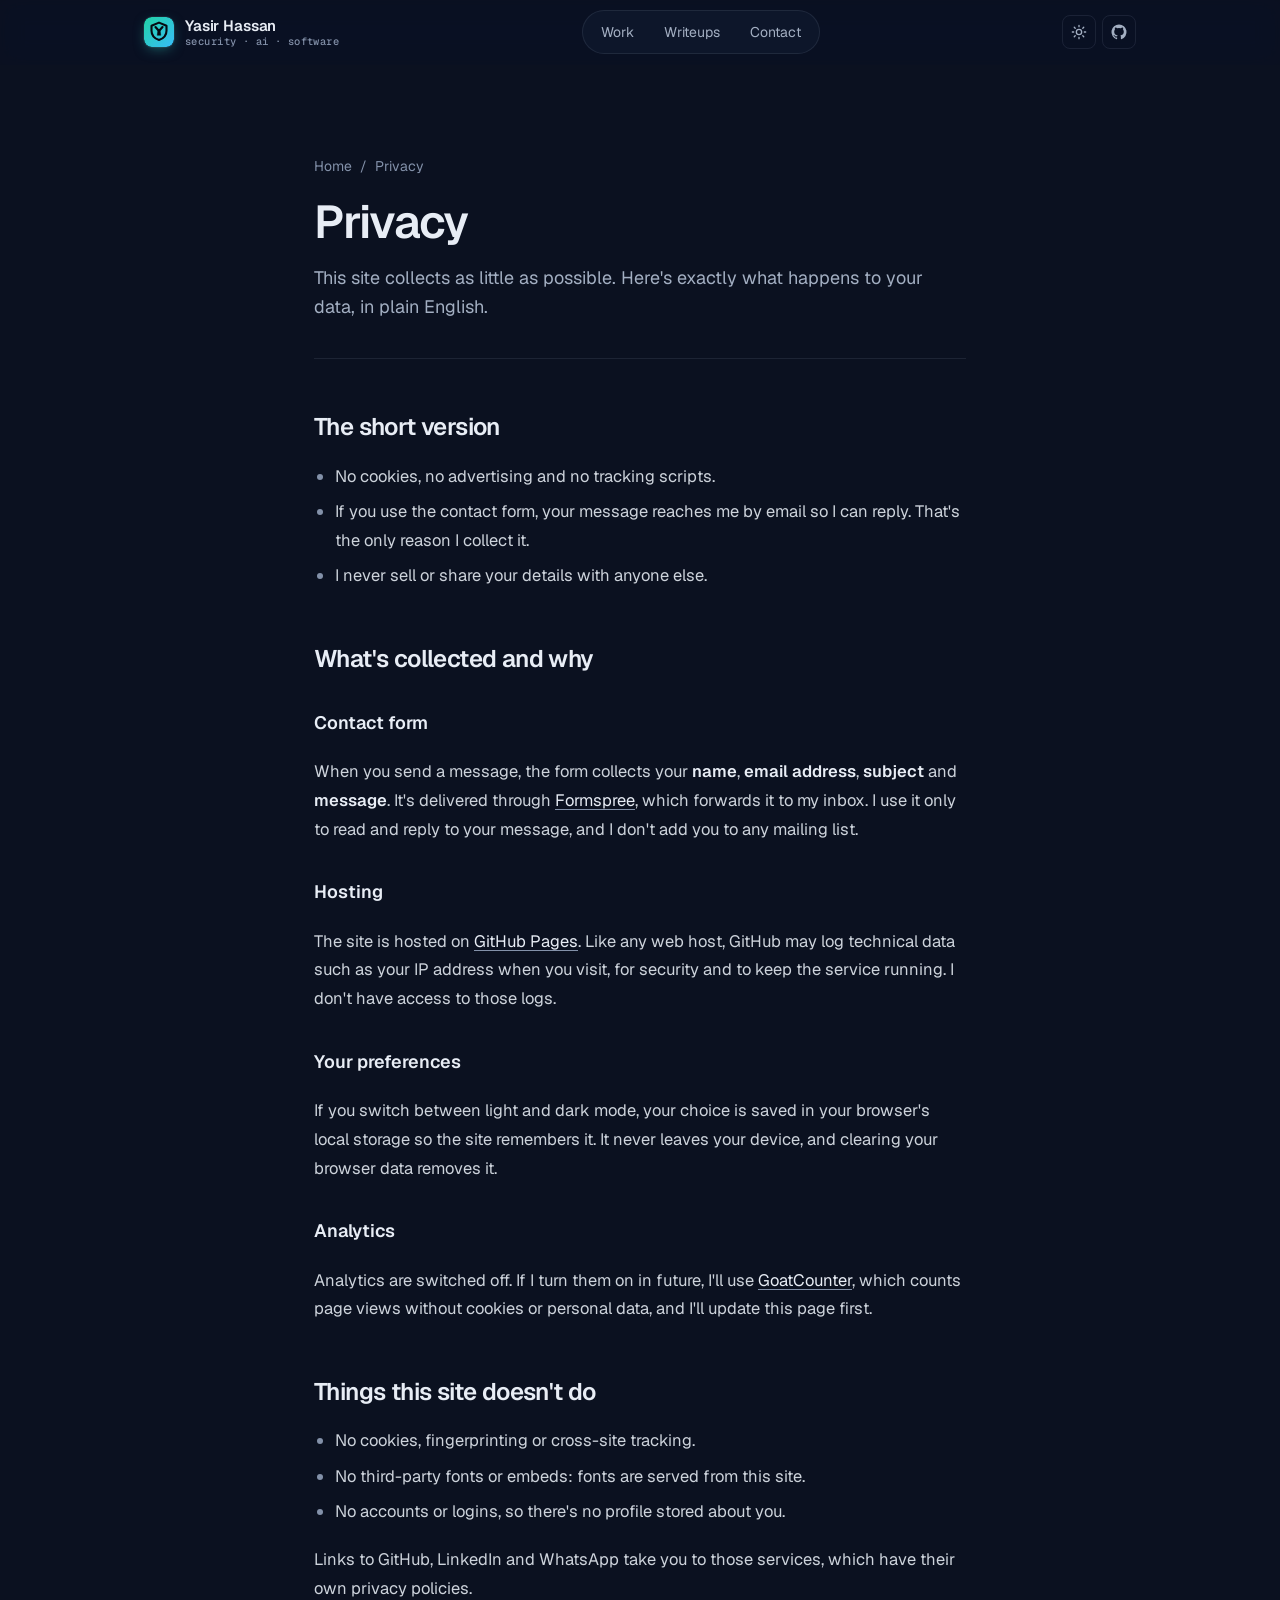
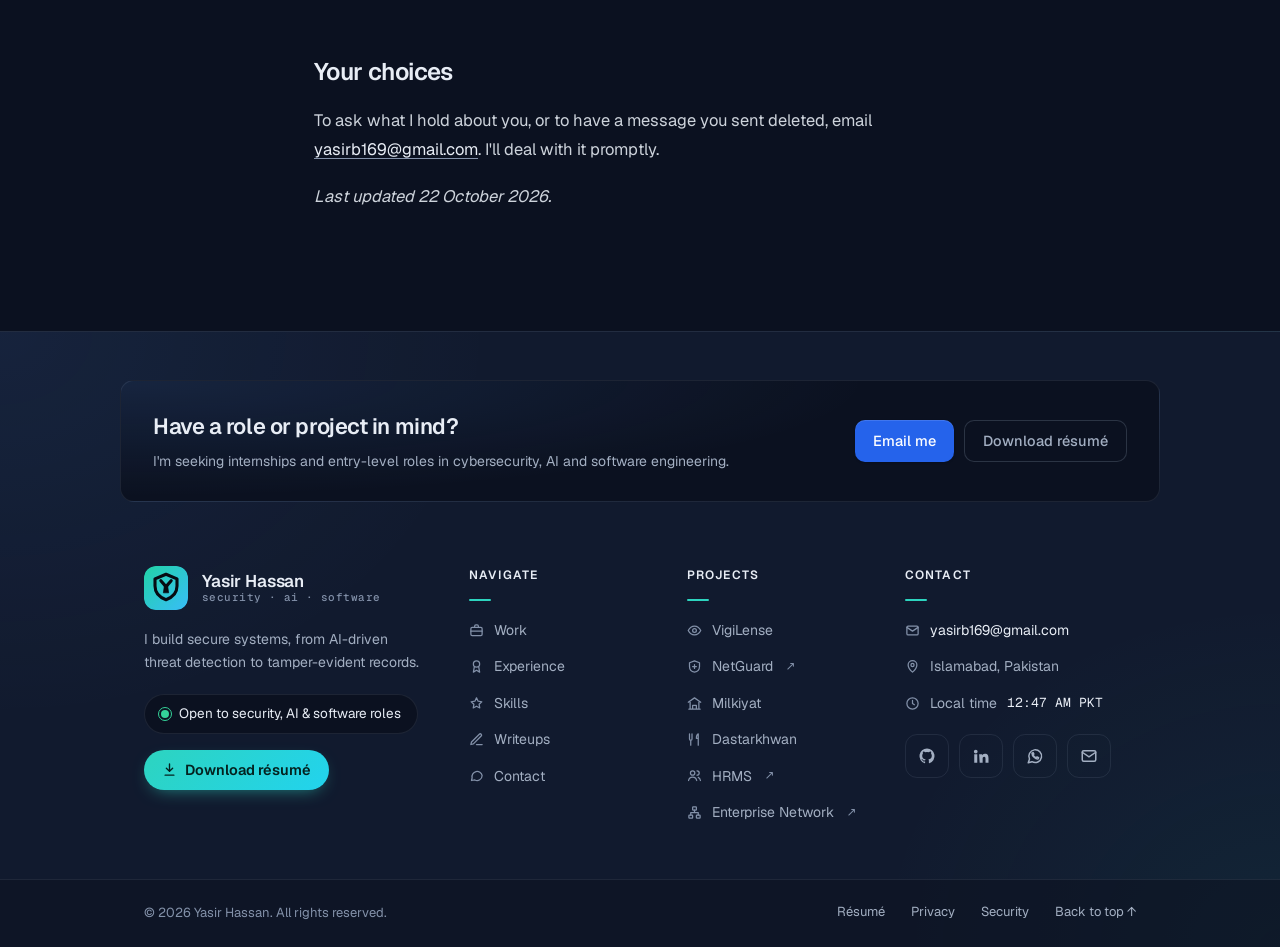
<file: privacy/index.html>
<!doctype html>
<html lang="en">
<head>
<meta charset="utf-8">
<meta name="viewport" content="width=device-width, initial-scale=1">
<meta http-equiv="Content-Security-Policy" content="default-src 'self'; script-src 'self' https://gc.zgo.at; style-src 'self'; font-src 'self'; img-src 'self' data: https://*.goatcounter.com; connect-src 'self' https://*.goatcounter.com; base-uri 'self'; form-action 'none'; object-src 'none'">
<meta name="referrer" content="strict-origin-when-cross-origin">
<title>Privacy · Yasir Hassan</title>
<meta name="description" content="What data yasirhassan.tech collects, why, and who it is shared with.">
<meta name="author" content="Yasir Hassan">
<meta name="theme-color" content="#0b1120">
<meta name="color-scheme" content="dark light">
<link rel="canonical" href="https://yasirhassan.tech/privacy/">
<meta property="og:type" content="website">
<meta property="og:url" content="https://yasirhassan.tech/privacy/">
<meta property="og:site_name" content="Yasir Hassan">
<meta property="og:title" content="Privacy · Yasir Hassan">
<meta property="og:description" content="What data yasirhassan.tech collects, why, and who it is shared with.">
<meta property="og:image" content="https://yasirhassan.tech/assets/og-image.png">
<meta name="twitter:card" content="summary_large_image">
<link rel="icon" href="/assets/favicon.svg?v=3" type="image/svg+xml">
<link rel="apple-touch-icon" href="/assets/apple-touch-icon.png?v=3">
<link rel="alternate" type="application/rss+xml" title="Yasir Hassan · Writeups" href="/writeups/feed.xml">
<script src="/js/theme.js"></script>
<script src="/js/analytics.js" defer></script>
<link rel="preload" href="/assets/fonts/geist-latin.woff2" as="font" type="font/woff2" crossorigin>
<link rel="stylesheet" href="/css/fonts.css">
<link rel="stylesheet" href="/css/style.css?v=20261022d">
<link rel="stylesheet" href="/css/post.css?v=20261022d">
</head>
<body>
<a class="skip" href="#main">Skip to content</a>
<header class="header">
  <nav class="container nav nav--sub" aria-label="Main">
    <a href="/" class="brand" aria-label="Yasir Hassan, home">
      <img src="/assets/favicon.svg?v=3" alt="" width="24" height="24">
      <span class="brand-text"><span class="brand-name">Yasir Hassan</span><span class="brand-tag">security · ai · software</span></span>
    </a>
    <div class="nav-links nav-links--static">
      <a href="/#work">Work</a>
      <a href="/writeups/">Writeups</a>
      <a href="/#contact">Contact</a>
    </div>
    <div class="nav-actions">
      <button class="icon-btn" id="themeBtn" aria-label="Toggle theme">
        <svg class="i-sun" width="16" height="16" viewBox="0 0 24 24" fill="none" stroke="currentColor" stroke-width="2" stroke-linecap="round"><circle cx="12" cy="12" r="4"/><path d="M12 2v2M12 20v2M4.9 4.9l1.4 1.4M17.7 17.7l1.4 1.4M2 12h2M20 12h2M4.9 19.1l1.4-1.4M17.7 6.3l1.4-1.4"/></svg>
        <svg class="i-moon" width="16" height="16" viewBox="0 0 24 24" fill="none" stroke="currentColor" stroke-width="2" stroke-linecap="round"><path d="M21 12.8A9 9 0 1 1 11.2 3a7 7 0 0 0 9.8 9.8z"/></svg>
      </button>
      <a class="icon-btn" href="https://github.com/yasirhassan-sec" target="_blank" rel="noopener" aria-label="GitHub"><svg width="18" height="18" viewBox="0 0 24 24" fill="currentColor"><path d="M12 2a10 10 0 0 0-3.2 19.5c.5.1.7-.2.7-.5v-1.7c-2.8.6-3.4-1.3-3.4-1.3-.5-1.2-1.1-1.5-1.1-1.5-.9-.6.1-.6.1-.6 1 .1 1.5 1 1.5 1 .9 1.6 2.4 1.1 3 .9.1-.7.4-1.1.6-1.4-2.2-.3-4.6-1.1-4.6-5 0-1.1.4-2 1-2.7-.1-.3-.4-1.3.1-2.7 0 0 .8-.3 2.8 1a9.6 9.6 0 0 1 5 0c1.9-1.3 2.8-1 2.8-1 .5 1.4.2 2.4.1 2.7.6.7 1 1.6 1 2.7 0 3.9-2.3 4.7-4.6 5 .4.3.7.9.7 1.9V21c0 .3.2.6.7.5A10 10 0 0 0 12 2z"/></svg></a>
    </div>
  </nav>
</header>
<main id="main">
<article class="article">
  <header class="article-head">
    <nav class="crumb" aria-label="Breadcrumb"><a href="/">Home</a><span>/</span><span>Privacy</span></nav>
    <h1>Privacy</h1>
    <p class="lede">This site collects as little as possible. Here's exactly what happens to your data, in plain English.</p>
  </header>
  <div class="prose">

<h2>The short version</h2>
<ul>
  <li>No cookies, no advertising and no tracking scripts.</li>
  <li>If you use the contact form, your message reaches me by email so I can reply. That's the only reason I collect it.</li>
  <li>I never sell or share your details with anyone else.</li>
</ul>

<h2>What's collected and why</h2>
<h3>Contact form</h3>
<p>When you send a message, the form collects your <strong>name</strong>, <strong>email address</strong>, <strong>subject</strong> and <strong>message</strong>. It's delivered through <a href="https://formspree.io/legal/privacy-policy/" target="_blank" rel="noopener">Formspree</a>, which forwards it to my inbox. I use it only to read and reply to your message, and I don't add you to any mailing list.</p>

<h3>Hosting</h3>
<p>The site is hosted on <a href="https://docs.github.com/en/site-policy/privacy-policies/github-general-privacy-statement" target="_blank" rel="noopener">GitHub Pages</a>. Like any web host, GitHub may log technical data such as your IP address when you visit, for security and to keep the service running. I don't have access to those logs.</p>

<h3>Your preferences</h3>
<p>If you switch between light and dark mode, your choice is saved in your browser's local storage so the site remembers it. It never leaves your device, and clearing your browser data removes it.</p>

<h3>Analytics</h3>
<p>Analytics are switched off. If I turn them on in future, I'll use <a href="https://www.goatcounter.com/help/privacy" target="_blank" rel="noopener">GoatCounter</a>, which counts page views without cookies or personal data, and I'll update this page first.</p>

<h2>Things this site doesn't do</h2>
<ul>
  <li>No cookies, fingerprinting or cross-site tracking.</li>
  <li>No third-party fonts or embeds: fonts are served from this site.</li>
  <li>No accounts or logins, so there's no profile stored about you.</li>
</ul>
<p>Links to GitHub, LinkedIn and WhatsApp take you to those services, which have their own privacy policies.</p>

<h2>Your choices</h2>
<p>To ask what I hold about you, or to have a message you sent deleted, email <a href="mailto:yasirb169@gmail.com?subject=Privacy%20request">yasirb169@gmail.com</a>. I'll deal with it promptly.</p>

<p><em>Last updated 22 October 2026.</em></p>

  </div>
</article>
</main>
<footer class="footer">
  <div class="container footer-cta">
    <div>
      <h2>Have a role or project in mind?</h2>
      <p>I'm seeking internships and entry-level roles in cybersecurity, AI and software engineering.</p>
    </div>
    <div class="footer-cta-actions">
      <a class="btn btn-light" href="mailto:yasirb169@gmail.com">Email me</a>
      <a class="btn btn-outline" href="/assets/Yasir_Hassan_Resume.pdf" download>Download résumé</a>
    </div>
  </div>
  <div class="container footer-top">
    <div class="footer-about">
      <a href="/" class="brand"><img src="/assets/favicon.svg?v=3" alt="" width="44" height="44"><span class="brand-text"><span class="brand-name">Yasir Hassan</span><span class="brand-tag">security · ai · software</span></span></a>
      <p>I build secure systems, from AI-driven threat detection to tamper-evident records.</p>
      <span class="footer-status"><span class="pulse" aria-hidden="true"></span>Open to security, AI &amp; software roles</span>
      <a class="btn btn-teal footer-resume" href="/assets/Yasir_Hassan_Resume.pdf" download><svg width="15" height="15" viewBox="0 0 24 24" fill="none" stroke="currentColor" stroke-width="2.2" stroke-linecap="round" stroke-linejoin="round" aria-hidden="true"><path d="M12 3v12m-5-5 5 5 5-5M5 21h14"/></svg>Download résumé</a>
    </div>
    <nav class="footer-col" aria-label="Site">
      <h2>Navigate</h2>
      <a href="/#work"><svg class="fi" width="15" height="15" viewBox="0 0 24 24" fill="none" stroke="currentColor" stroke-width="2" stroke-linecap="round" stroke-linejoin="round" aria-hidden="true"><rect x="3" y="7" width="18" height="13" rx="2"/><path d="M9 7V5a2 2 0 0 1 2-2h2a2 2 0 0 1 2 2v2M3 13h18"/></svg>Work</a>
      <a href="/#experience"><svg class="fi" width="15" height="15" viewBox="0 0 24 24" fill="none" stroke="currentColor" stroke-width="2" stroke-linecap="round" stroke-linejoin="round" aria-hidden="true"><circle cx="12" cy="8" r="5"/><path d="m8.5 12.5-1.5 8.5 5-3 5 3-1.5-8.5"/></svg>Experience</a>
      <a href="/#skills"><svg class="fi" width="15" height="15" viewBox="0 0 24 24" fill="none" stroke="currentColor" stroke-width="2" stroke-linecap="round" stroke-linejoin="round" aria-hidden="true"><path d="m12 3 2.6 5.3 5.9.9-4.3 4.1 1 5.8L12 16.4 6.8 19.1l1-5.8L3.5 9.2l5.9-.9z"/></svg>Skills</a>
      <a href="/writeups/"><svg class="fi" width="15" height="15" viewBox="0 0 24 24" fill="none" stroke="currentColor" stroke-width="2" stroke-linecap="round" stroke-linejoin="round" aria-hidden="true"><path d="M12 20h9"/><path d="M16.5 3.5a2.1 2.1 0 0 1 3 3L7 19l-4 1 1-4z"/></svg>Writeups</a>
      <a href="/#contact"><svg class="fi" width="15" height="15" viewBox="0 0 24 24" fill="none" stroke="currentColor" stroke-width="2" stroke-linecap="round" stroke-linejoin="round" aria-hidden="true"><path d="M21 12a8 8 0 0 1-11.6 7.1L4 20l1-4.4A8 8 0 1 1 21 12z"/></svg>Contact</a>
    </nav>
    <nav class="footer-col" aria-label="Projects">
      <h2>Projects</h2>
      <a href="/projects/vigilense/"><svg class="fi" width="15" height="15" viewBox="0 0 24 24" fill="none" stroke="currentColor" stroke-width="2" stroke-linecap="round" stroke-linejoin="round" aria-hidden="true"><path d="M2 12s3.6-7 10-7 10 7 10 7-3.6 7-10 7-10-7-10-7z"/><circle cx="12" cy="12" r="3"/></svg>VigiLense</a>
      <a href="https://github.com/yasirhassan-sec/netguard" target="_blank" rel="noopener"><svg class="fi" width="15" height="15" viewBox="0 0 24 24" fill="none" stroke="currentColor" stroke-width="2" stroke-linecap="round" stroke-linejoin="round" aria-hidden="true"><path d="M12 3 4 6v6c0 5 3.4 8.3 8 9 4.6-.7 8-4 8-9V6z"/><path d="M9 12h6M12 9v6"/></svg>NetGuard <span class="ext" aria-hidden="true">↗</span></a>
      <a href="/projects/milkiyat/"><svg class="fi" width="15" height="15" viewBox="0 0 24 24" fill="none" stroke="currentColor" stroke-width="2" stroke-linecap="round" stroke-linejoin="round" aria-hidden="true"><path d="M3 21h18M5 21V10M19 21V10M9 21v-6h6v6M2 10l10-7 10 7"/></svg>Milkiyat</a>
      <a href="/projects/dastarkhwan/"><svg class="fi" width="15" height="15" viewBox="0 0 24 24" fill="none" stroke="currentColor" stroke-width="2" stroke-linecap="round" stroke-linejoin="round" aria-hidden="true"><path d="M4 3v8a2 2 0 0 0 2 2h0a2 2 0 0 0 2-2V3M6 13v8M18 21V3c-2 1-3 4-3 7h3"/></svg>Dastarkhwan</a>
      <a href="https://github.com/yasirhassan-sec/HRMS-Java-JDBC" target="_blank" rel="noopener"><svg class="fi" width="15" height="15" viewBox="0 0 24 24" fill="none" stroke="currentColor" stroke-width="2" stroke-linecap="round" stroke-linejoin="round" aria-hidden="true"><circle cx="9" cy="8" r="3.5"/><path d="M2.5 20c.6-3.6 3.3-5.5 6.5-5.5s5.9 1.9 6.5 5.5M16 4.5a3.5 3.5 0 0 1 0 7M21.5 20c-.3-2.4-1.6-4-3.5-4.9"/></svg>HRMS <span class="ext" aria-hidden="true">↗</span></a>
      <a href="https://github.com/yasirhassan-sec/Enterprise-Network-Simulation-Cisco-Packet-Tracer-" target="_blank" rel="noopener"><svg class="fi" width="15" height="15" viewBox="0 0 24 24" fill="none" stroke="currentColor" stroke-width="2" stroke-linecap="round" stroke-linejoin="round" aria-hidden="true"><rect x="9" y="3" width="6" height="5" rx="1"/><rect x="3" y="16" width="6" height="5" rx="1"/><rect x="15" y="16" width="6" height="5" rx="1"/><path d="M12 8v4M6 16v-4h12v4"/></svg>Enterprise Network <span class="ext" aria-hidden="true">↗</span></a>
    </nav>
    <div class="footer-col">
      <h2>Contact</h2>
      <a class="footer-email" href="mailto:yasirb169@gmail.com"><svg class="fi" width="15" height="15" viewBox="0 0 24 24" fill="none" stroke="currentColor" stroke-width="2" stroke-linecap="round" stroke-linejoin="round" aria-hidden="true"><rect x="3" y="5" width="18" height="14" rx="2"/><path d="m3 7 9 6 9-6"/></svg>yasirb169@gmail.com</a>
      <span class="footer-meta"><svg class="fi" width="15" height="15" viewBox="0 0 24 24" fill="none" stroke="currentColor" stroke-width="2" stroke-linecap="round" stroke-linejoin="round" aria-hidden="true"><path d="M12 21s-7-6.2-7-11.5a7 7 0 0 1 14 0C19 14.8 12 21 12 21z"/><circle cx="12" cy="9.5" r="2.5"/></svg>Islamabad, Pakistan</span>
      <span class="footer-meta"><svg class="fi" width="15" height="15" viewBox="0 0 24 24" fill="none" stroke="currentColor" stroke-width="2" stroke-linecap="round" stroke-linejoin="round" aria-hidden="true"><circle cx="12" cy="12" r="9"/><path d="M12 7v5l3 2"/></svg>Local time <span class="footer-time" data-local-time>PKT</span></span>
      <ul class="footer-social" aria-label="Profiles">
        <li><a href="https://github.com/yasirhassan-sec" target="_blank" rel="noopener" aria-label="GitHub"><svg width="16" height="16" viewBox="0 0 24 24" fill="currentColor" aria-hidden="true"><path d="M12 2a10 10 0 0 0-3.2 19.5c.5.1.7-.2.7-.5v-1.7c-2.8.6-3.4-1.3-3.4-1.3-.5-1.2-1.1-1.5-1.1-1.5-.9-.6.1-.6.1-.6 1 .1 1.5 1 1.5 1 .9 1.6 2.4 1.1 3 .9.1-.7.4-1.1.6-1.4-2.2-.3-4.6-1.1-4.6-5 0-1.1.4-2 1-2.7-.1-.3-.4-1.3.1-2.7 0 0 .8-.3 2.8 1a9.6 9.6 0 0 1 5 0c1.9-1.3 2.8-1 2.8-1 .5 1.4.2 2.4.1 2.7.6.7 1 1.6 1 2.7 0 3.9-2.3 4.7-4.6 5 .4.3.7.9.7 1.9V21c0 .3.2.6.7.5A10 10 0 0 0 12 2z"/></svg></a></li>
        <li><a href="https://www.linkedin.com/in/yasir-hassan-" target="_blank" rel="noopener" aria-label="LinkedIn"><svg width="16" height="16" viewBox="0 0 24 24" fill="currentColor" aria-hidden="true"><path d="M4.98 3.5a2.5 2.5 0 1 1 0 5 2.5 2.5 0 0 1 0-5zM3 9.5h4V21H3zM9.5 9.5h3.8v1.6h.1c.5-1 1.8-2 3.8-2 4 0 4.8 2.6 4.8 6V21h-4v-5.2c0-1.3 0-2.9-1.8-2.9s-2 1.4-2 2.8V21h-4z"/></svg></a></li>
        <li><a href="https://wa.me/923452830823" target="_blank" rel="noopener" aria-label="WhatsApp"><svg width="16" height="16" viewBox="0 0 24 24" fill="none" stroke="currentColor" stroke-width="2" stroke-linecap="round" stroke-linejoin="round" aria-hidden="true"><path d="M3 21l1.7-4.9A8.5 8.5 0 1 1 8 19.6z"/><path d="M9 9.5c.3 1.6 1.9 3.9 4.5 5l1.3-1.3 2 1-.5 1.6c-3.5.6-8.4-3.8-8.3-7.6L9.5 7.5l1 2z"/></svg></a></li>
        <li><a href="mailto:yasirb169@gmail.com" aria-label="Email"><svg width="16" height="16" viewBox="0 0 24 24" fill="none" stroke="currentColor" stroke-width="2" stroke-linecap="round" aria-hidden="true"><rect x="3" y="5" width="18" height="14" rx="2"/><path d="m3 7 9 6 9-6"/></svg></a></li>
      </ul>
    </div>
  </div>
  <div class="footer-bar">
    <div class="container footer-bottom">
      <span>© <span id="year">2026</span> Yasir Hassan. All rights reserved.</span>
      <nav aria-label="Legal">
        <a href="/assets/Yasir_Hassan_Resume.pdf" download>Résumé</a>
        <a href="/privacy/">Privacy</a>
        <a href="/security/">Security</a>
        <a href="#main" class="to-top-link">Back to top ↑</a>
      </nav>
    </div>
  </div>
</footer>
<script src="/js/page.js?v=20261022d" defer></script>
</body>
</html>
</file>
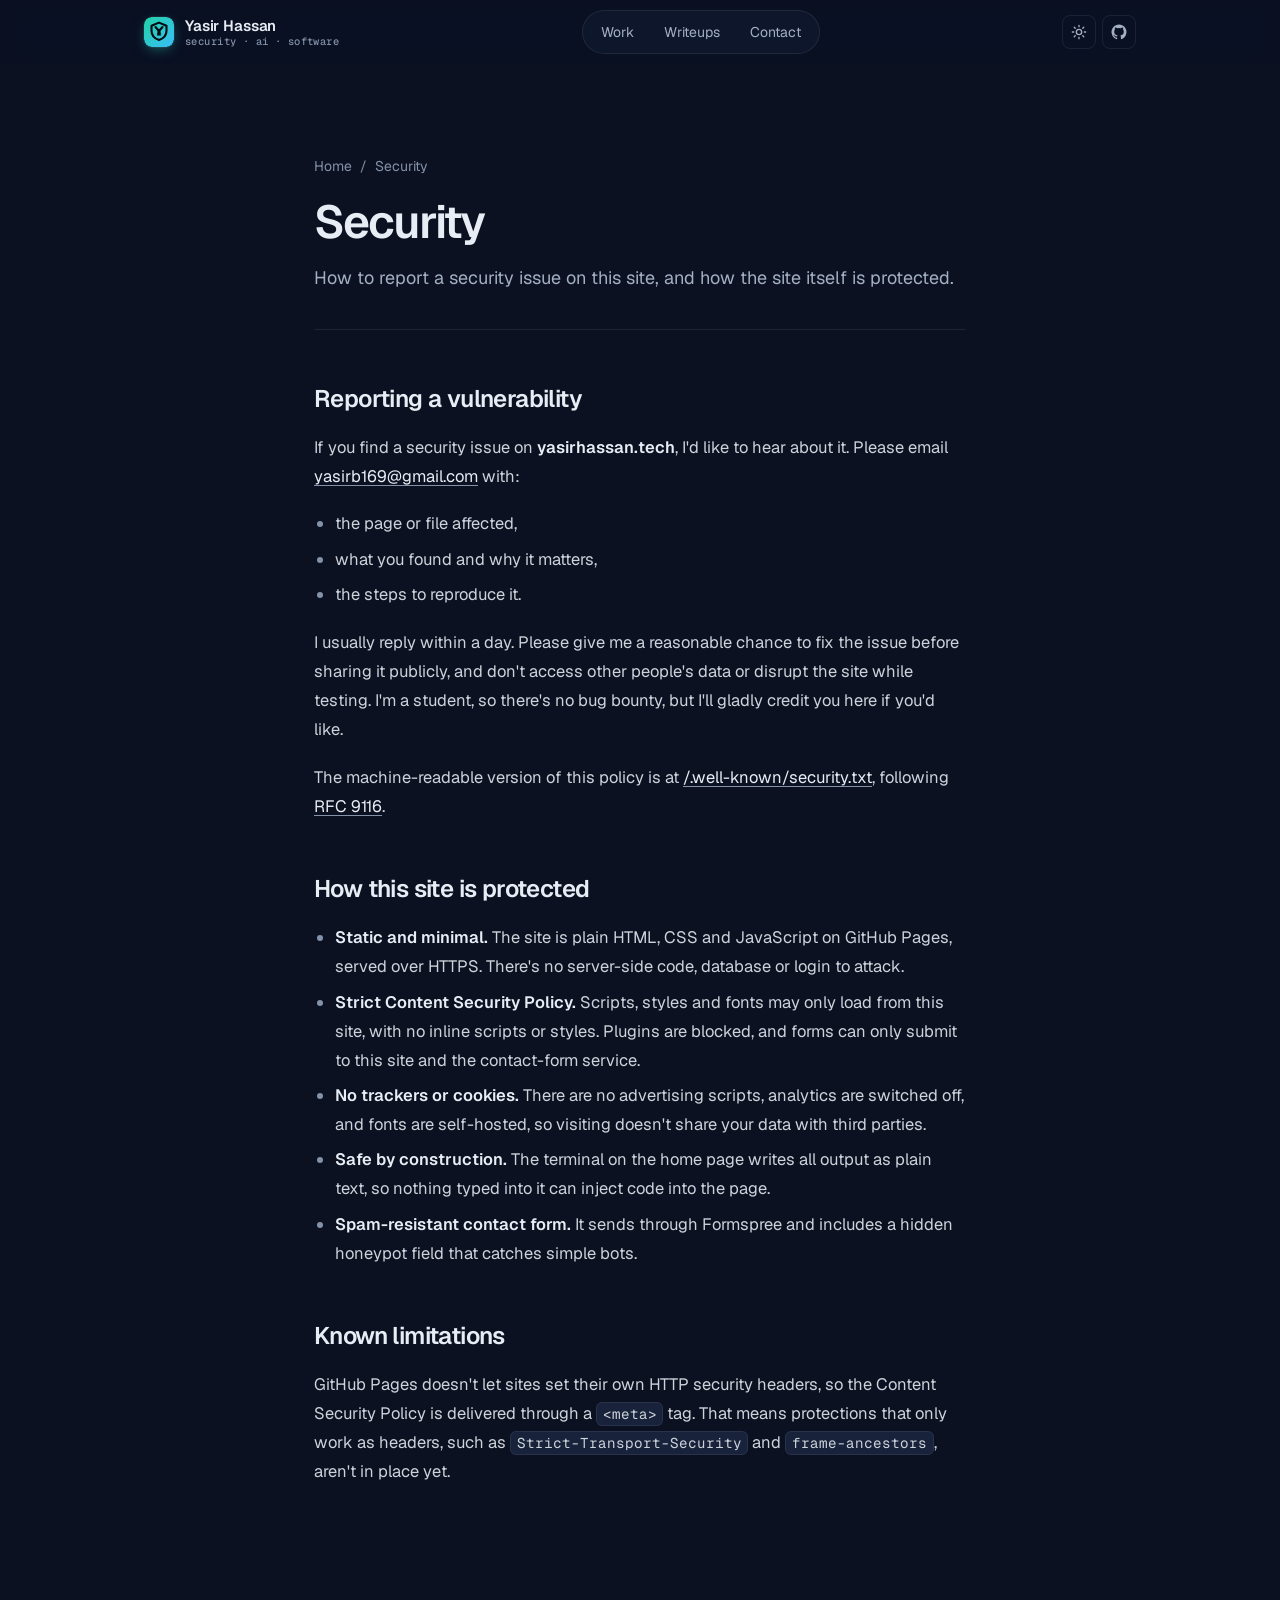
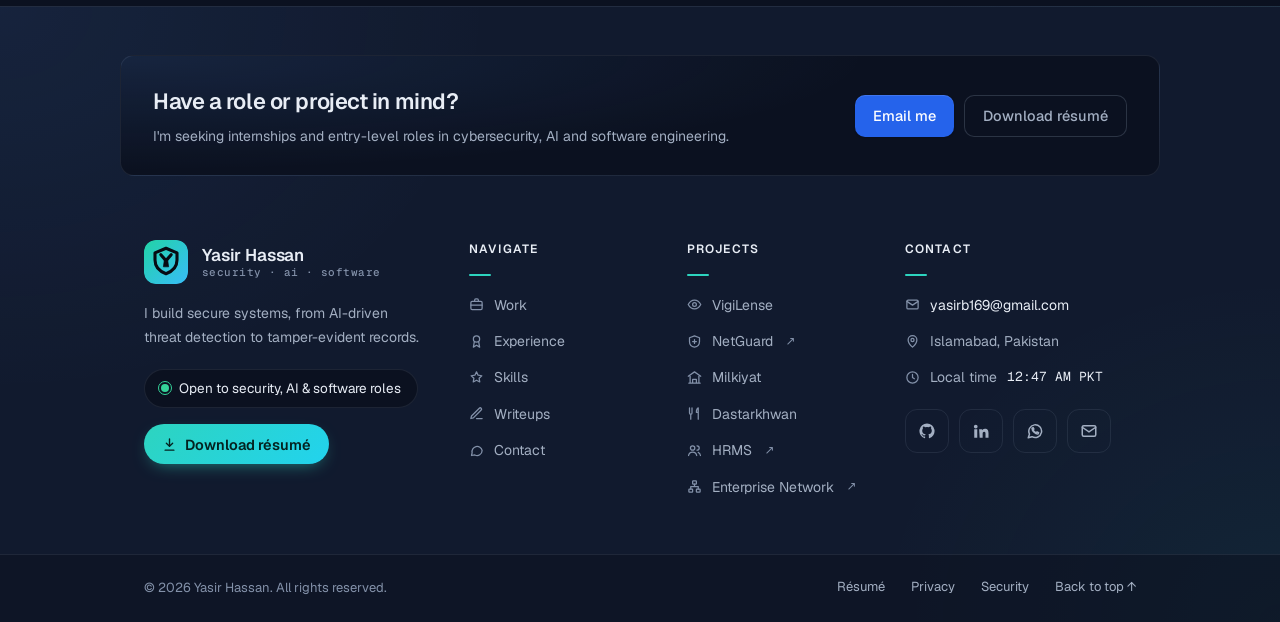
<file: security/index.html>
<!doctype html>
<html lang="en">
<head>
<meta charset="utf-8">
<meta name="viewport" content="width=device-width, initial-scale=1">
<meta http-equiv="Content-Security-Policy" content="default-src 'self'; script-src 'self' https://gc.zgo.at; style-src 'self'; font-src 'self'; img-src 'self' data: https://*.goatcounter.com; connect-src 'self' https://*.goatcounter.com; base-uri 'self'; form-action 'none'; object-src 'none'">
<meta name="referrer" content="strict-origin-when-cross-origin">
<title>Security · Yasir Hassan</title>
<meta name="description" content="How to report a security issue on yasirhassan.tech, and how the site itself is protected.">
<meta name="author" content="Yasir Hassan">
<meta name="theme-color" content="#0b1120">
<meta name="color-scheme" content="dark light">
<link rel="canonical" href="https://yasirhassan.tech/security/">
<meta property="og:type" content="website">
<meta property="og:url" content="https://yasirhassan.tech/security/">
<meta property="og:site_name" content="Yasir Hassan">
<meta property="og:title" content="Security · Yasir Hassan">
<meta property="og:description" content="How to report a security issue on yasirhassan.tech, and how the site itself is protected.">
<meta property="og:image" content="https://yasirhassan.tech/assets/og-image.png">
<meta name="twitter:card" content="summary_large_image">
<link rel="icon" href="/assets/favicon.svg?v=3" type="image/svg+xml">
<link rel="apple-touch-icon" href="/assets/apple-touch-icon.png?v=3">
<link rel="alternate" type="application/rss+xml" title="Yasir Hassan · Writeups" href="/writeups/feed.xml">
<script src="/js/theme.js"></script>
<script src="/js/analytics.js" defer></script>
<link rel="preload" href="/assets/fonts/geist-latin.woff2" as="font" type="font/woff2" crossorigin>
<link rel="stylesheet" href="/css/fonts.css">
<link rel="stylesheet" href="/css/style.css?v=20261022d">
<link rel="stylesheet" href="/css/post.css?v=20261022d">
</head>
<body>
<a class="skip" href="#main">Skip to content</a>
<header class="header">
  <nav class="container nav nav--sub" aria-label="Main">
    <a href="/" class="brand" aria-label="Yasir Hassan, home">
      <img src="/assets/favicon.svg?v=3" alt="" width="24" height="24">
      <span class="brand-text"><span class="brand-name">Yasir Hassan</span><span class="brand-tag">security · ai · software</span></span>
    </a>
    <div class="nav-links nav-links--static">
      <a href="/#work">Work</a>
      <a href="/writeups/">Writeups</a>
      <a href="/#contact">Contact</a>
    </div>
    <div class="nav-actions">
      <button class="icon-btn" id="themeBtn" aria-label="Toggle theme">
        <svg class="i-sun" width="16" height="16" viewBox="0 0 24 24" fill="none" stroke="currentColor" stroke-width="2" stroke-linecap="round"><circle cx="12" cy="12" r="4"/><path d="M12 2v2M12 20v2M4.9 4.9l1.4 1.4M17.7 17.7l1.4 1.4M2 12h2M20 12h2M4.9 19.1l1.4-1.4M17.7 6.3l1.4-1.4"/></svg>
        <svg class="i-moon" width="16" height="16" viewBox="0 0 24 24" fill="none" stroke="currentColor" stroke-width="2" stroke-linecap="round"><path d="M21 12.8A9 9 0 1 1 11.2 3a7 7 0 0 0 9.8 9.8z"/></svg>
      </button>
      <a class="icon-btn" href="https://github.com/yasirhassan-sec" target="_blank" rel="noopener" aria-label="GitHub"><svg width="18" height="18" viewBox="0 0 24 24" fill="currentColor"><path d="M12 2a10 10 0 0 0-3.2 19.5c.5.1.7-.2.7-.5v-1.7c-2.8.6-3.4-1.3-3.4-1.3-.5-1.2-1.1-1.5-1.1-1.5-.9-.6.1-.6.1-.6 1 .1 1.5 1 1.5 1 .9 1.6 2.4 1.1 3 .9.1-.7.4-1.1.6-1.4-2.2-.3-4.6-1.1-4.6-5 0-1.1.4-2 1-2.7-.1-.3-.4-1.3.1-2.7 0 0 .8-.3 2.8 1a9.6 9.6 0 0 1 5 0c1.9-1.3 2.8-1 2.8-1 .5 1.4.2 2.4.1 2.7.6.7 1 1.6 1 2.7 0 3.9-2.3 4.7-4.6 5 .4.3.7.9.7 1.9V21c0 .3.2.6.7.5A10 10 0 0 0 12 2z"/></svg></a>
    </div>
  </nav>
</header>
<main id="main">
<article class="article">
  <header class="article-head">
    <nav class="crumb" aria-label="Breadcrumb"><a href="/">Home</a><span>/</span><span>Security</span></nav>
    <h1>Security</h1>
    <p class="lede">How to report a security issue on this site, and how the site itself is protected.</p>
  </header>
  <div class="prose">

<h2>Reporting a vulnerability</h2>
<p>If you find a security issue on <strong>yasirhassan.tech</strong>, I'd like to hear about it. Please email <a href="mailto:yasirb169@gmail.com?subject=Security%20report">yasirb169@gmail.com</a> with:</p>
<ul>
  <li>the page or file affected,</li>
  <li>what you found and why it matters,</li>
  <li>the steps to reproduce it.</li>
</ul>
<p>I usually reply within a day. Please give me a reasonable chance to fix the issue before sharing it publicly, and don't access other people's data or disrupt the site while testing. I'm a student, so there's no bug bounty, but I'll gladly credit you here if you'd like.</p>
<p>The machine-readable version of this policy is at <a href="/.well-known/security.txt">/.well-known/security.txt</a>, following <a href="https://www.rfc-editor.org/rfc/rfc9116" target="_blank" rel="noopener">RFC 9116</a>.</p>

<h2>How this site is protected</h2>
<ul>
  <li><strong>Static and minimal.</strong> The site is plain HTML, CSS and JavaScript on GitHub Pages, served over HTTPS. There's no server-side code, database or login to attack.</li>
  <li><strong>Strict Content Security Policy.</strong> Scripts, styles and fonts may only load from this site, with no inline scripts or styles. Plugins are blocked, and forms can only submit to this site and the contact-form service.</li>
  <li><strong>No trackers or cookies.</strong> There are no advertising scripts, analytics are switched off, and fonts are self-hosted, so visiting doesn't share your data with third parties.</li>
  <li><strong>Safe by construction.</strong> The terminal on the home page writes all output as plain text, so nothing typed into it can inject code into the page.</li>
  <li><strong>Spam-resistant contact form.</strong> It sends through Formspree and includes a hidden honeypot field that catches simple bots.</li>
</ul>

<h2>Known limitations</h2>
<p>GitHub Pages doesn't let sites set their own HTTP security headers, so the Content Security Policy is delivered through a <code>&lt;meta&gt;</code> tag. That means protections that only work as headers, such as <code>Strict-Transport-Security</code> and <code>frame-ancestors</code>, aren't in place yet.</p>

  </div>
</article>
</main>
<footer class="footer">
  <div class="container footer-cta">
    <div>
      <h2>Have a role or project in mind?</h2>
      <p>I'm seeking internships and entry-level roles in cybersecurity, AI and software engineering.</p>
    </div>
    <div class="footer-cta-actions">
      <a class="btn btn-light" href="mailto:yasirb169@gmail.com">Email me</a>
      <a class="btn btn-outline" href="/assets/Yasir_Hassan_Resume.pdf" download>Download résumé</a>
    </div>
  </div>
  <div class="container footer-top">
    <div class="footer-about">
      <a href="/" class="brand"><img src="/assets/favicon.svg?v=3" alt="" width="44" height="44"><span class="brand-text"><span class="brand-name">Yasir Hassan</span><span class="brand-tag">security · ai · software</span></span></a>
      <p>I build secure systems, from AI-driven threat detection to tamper-evident records.</p>
      <span class="footer-status"><span class="pulse" aria-hidden="true"></span>Open to security, AI &amp; software roles</span>
      <a class="btn btn-teal footer-resume" href="/assets/Yasir_Hassan_Resume.pdf" download><svg width="15" height="15" viewBox="0 0 24 24" fill="none" stroke="currentColor" stroke-width="2.2" stroke-linecap="round" stroke-linejoin="round" aria-hidden="true"><path d="M12 3v12m-5-5 5 5 5-5M5 21h14"/></svg>Download résumé</a>
    </div>
    <nav class="footer-col" aria-label="Site">
      <h2>Navigate</h2>
      <a href="/#work"><svg class="fi" width="15" height="15" viewBox="0 0 24 24" fill="none" stroke="currentColor" stroke-width="2" stroke-linecap="round" stroke-linejoin="round" aria-hidden="true"><rect x="3" y="7" width="18" height="13" rx="2"/><path d="M9 7V5a2 2 0 0 1 2-2h2a2 2 0 0 1 2 2v2M3 13h18"/></svg>Work</a>
      <a href="/#experience"><svg class="fi" width="15" height="15" viewBox="0 0 24 24" fill="none" stroke="currentColor" stroke-width="2" stroke-linecap="round" stroke-linejoin="round" aria-hidden="true"><circle cx="12" cy="8" r="5"/><path d="m8.5 12.5-1.5 8.5 5-3 5 3-1.5-8.5"/></svg>Experience</a>
      <a href="/#skills"><svg class="fi" width="15" height="15" viewBox="0 0 24 24" fill="none" stroke="currentColor" stroke-width="2" stroke-linecap="round" stroke-linejoin="round" aria-hidden="true"><path d="m12 3 2.6 5.3 5.9.9-4.3 4.1 1 5.8L12 16.4 6.8 19.1l1-5.8L3.5 9.2l5.9-.9z"/></svg>Skills</a>
      <a href="/writeups/"><svg class="fi" width="15" height="15" viewBox="0 0 24 24" fill="none" stroke="currentColor" stroke-width="2" stroke-linecap="round" stroke-linejoin="round" aria-hidden="true"><path d="M12 20h9"/><path d="M16.5 3.5a2.1 2.1 0 0 1 3 3L7 19l-4 1 1-4z"/></svg>Writeups</a>
      <a href="/#contact"><svg class="fi" width="15" height="15" viewBox="0 0 24 24" fill="none" stroke="currentColor" stroke-width="2" stroke-linecap="round" stroke-linejoin="round" aria-hidden="true"><path d="M21 12a8 8 0 0 1-11.6 7.1L4 20l1-4.4A8 8 0 1 1 21 12z"/></svg>Contact</a>
    </nav>
    <nav class="footer-col" aria-label="Projects">
      <h2>Projects</h2>
      <a href="/projects/vigilense/"><svg class="fi" width="15" height="15" viewBox="0 0 24 24" fill="none" stroke="currentColor" stroke-width="2" stroke-linecap="round" stroke-linejoin="round" aria-hidden="true"><path d="M2 12s3.6-7 10-7 10 7 10 7-3.6 7-10 7-10-7-10-7z"/><circle cx="12" cy="12" r="3"/></svg>VigiLense</a>
      <a href="https://github.com/yasirhassan-sec/netguard" target="_blank" rel="noopener"><svg class="fi" width="15" height="15" viewBox="0 0 24 24" fill="none" stroke="currentColor" stroke-width="2" stroke-linecap="round" stroke-linejoin="round" aria-hidden="true"><path d="M12 3 4 6v6c0 5 3.4 8.3 8 9 4.6-.7 8-4 8-9V6z"/><path d="M9 12h6M12 9v6"/></svg>NetGuard <span class="ext" aria-hidden="true">↗</span></a>
      <a href="/projects/milkiyat/"><svg class="fi" width="15" height="15" viewBox="0 0 24 24" fill="none" stroke="currentColor" stroke-width="2" stroke-linecap="round" stroke-linejoin="round" aria-hidden="true"><path d="M3 21h18M5 21V10M19 21V10M9 21v-6h6v6M2 10l10-7 10 7"/></svg>Milkiyat</a>
      <a href="/projects/dastarkhwan/"><svg class="fi" width="15" height="15" viewBox="0 0 24 24" fill="none" stroke="currentColor" stroke-width="2" stroke-linecap="round" stroke-linejoin="round" aria-hidden="true"><path d="M4 3v8a2 2 0 0 0 2 2h0a2 2 0 0 0 2-2V3M6 13v8M18 21V3c-2 1-3 4-3 7h3"/></svg>Dastarkhwan</a>
      <a href="https://github.com/yasirhassan-sec/HRMS-Java-JDBC" target="_blank" rel="noopener"><svg class="fi" width="15" height="15" viewBox="0 0 24 24" fill="none" stroke="currentColor" stroke-width="2" stroke-linecap="round" stroke-linejoin="round" aria-hidden="true"><circle cx="9" cy="8" r="3.5"/><path d="M2.5 20c.6-3.6 3.3-5.5 6.5-5.5s5.9 1.9 6.5 5.5M16 4.5a3.5 3.5 0 0 1 0 7M21.5 20c-.3-2.4-1.6-4-3.5-4.9"/></svg>HRMS <span class="ext" aria-hidden="true">↗</span></a>
      <a href="https://github.com/yasirhassan-sec/Enterprise-Network-Simulation-Cisco-Packet-Tracer-" target="_blank" rel="noopener"><svg class="fi" width="15" height="15" viewBox="0 0 24 24" fill="none" stroke="currentColor" stroke-width="2" stroke-linecap="round" stroke-linejoin="round" aria-hidden="true"><rect x="9" y="3" width="6" height="5" rx="1"/><rect x="3" y="16" width="6" height="5" rx="1"/><rect x="15" y="16" width="6" height="5" rx="1"/><path d="M12 8v4M6 16v-4h12v4"/></svg>Enterprise Network <span class="ext" aria-hidden="true">↗</span></a>
    </nav>
    <div class="footer-col">
      <h2>Contact</h2>
      <a class="footer-email" href="mailto:yasirb169@gmail.com"><svg class="fi" width="15" height="15" viewBox="0 0 24 24" fill="none" stroke="currentColor" stroke-width="2" stroke-linecap="round" stroke-linejoin="round" aria-hidden="true"><rect x="3" y="5" width="18" height="14" rx="2"/><path d="m3 7 9 6 9-6"/></svg>yasirb169@gmail.com</a>
      <span class="footer-meta"><svg class="fi" width="15" height="15" viewBox="0 0 24 24" fill="none" stroke="currentColor" stroke-width="2" stroke-linecap="round" stroke-linejoin="round" aria-hidden="true"><path d="M12 21s-7-6.2-7-11.5a7 7 0 0 1 14 0C19 14.8 12 21 12 21z"/><circle cx="12" cy="9.5" r="2.5"/></svg>Islamabad, Pakistan</span>
      <span class="footer-meta"><svg class="fi" width="15" height="15" viewBox="0 0 24 24" fill="none" stroke="currentColor" stroke-width="2" stroke-linecap="round" stroke-linejoin="round" aria-hidden="true"><circle cx="12" cy="12" r="9"/><path d="M12 7v5l3 2"/></svg>Local time <span class="footer-time" data-local-time>PKT</span></span>
      <ul class="footer-social" aria-label="Profiles">
        <li><a href="https://github.com/yasirhassan-sec" target="_blank" rel="noopener" aria-label="GitHub"><svg width="16" height="16" viewBox="0 0 24 24" fill="currentColor" aria-hidden="true"><path d="M12 2a10 10 0 0 0-3.2 19.5c.5.1.7-.2.7-.5v-1.7c-2.8.6-3.4-1.3-3.4-1.3-.5-1.2-1.1-1.5-1.1-1.5-.9-.6.1-.6.1-.6 1 .1 1.5 1 1.5 1 .9 1.6 2.4 1.1 3 .9.1-.7.4-1.1.6-1.4-2.2-.3-4.6-1.1-4.6-5 0-1.1.4-2 1-2.7-.1-.3-.4-1.3.1-2.7 0 0 .8-.3 2.8 1a9.6 9.6 0 0 1 5 0c1.9-1.3 2.8-1 2.8-1 .5 1.4.2 2.4.1 2.7.6.7 1 1.6 1 2.7 0 3.9-2.3 4.7-4.6 5 .4.3.7.9.7 1.9V21c0 .3.2.6.7.5A10 10 0 0 0 12 2z"/></svg></a></li>
        <li><a href="https://www.linkedin.com/in/yasir-hassan-" target="_blank" rel="noopener" aria-label="LinkedIn"><svg width="16" height="16" viewBox="0 0 24 24" fill="currentColor" aria-hidden="true"><path d="M4.98 3.5a2.5 2.5 0 1 1 0 5 2.5 2.5 0 0 1 0-5zM3 9.5h4V21H3zM9.5 9.5h3.8v1.6h.1c.5-1 1.8-2 3.8-2 4 0 4.8 2.6 4.8 6V21h-4v-5.2c0-1.3 0-2.9-1.8-2.9s-2 1.4-2 2.8V21h-4z"/></svg></a></li>
        <li><a href="https://wa.me/923452830823" target="_blank" rel="noopener" aria-label="WhatsApp"><svg width="16" height="16" viewBox="0 0 24 24" fill="none" stroke="currentColor" stroke-width="2" stroke-linecap="round" stroke-linejoin="round" aria-hidden="true"><path d="M3 21l1.7-4.9A8.5 8.5 0 1 1 8 19.6z"/><path d="M9 9.5c.3 1.6 1.9 3.9 4.5 5l1.3-1.3 2 1-.5 1.6c-3.5.6-8.4-3.8-8.3-7.6L9.5 7.5l1 2z"/></svg></a></li>
        <li><a href="mailto:yasirb169@gmail.com" aria-label="Email"><svg width="16" height="16" viewBox="0 0 24 24" fill="none" stroke="currentColor" stroke-width="2" stroke-linecap="round" aria-hidden="true"><rect x="3" y="5" width="18" height="14" rx="2"/><path d="m3 7 9 6 9-6"/></svg></a></li>
      </ul>
    </div>
  </div>
  <div class="footer-bar">
    <div class="container footer-bottom">
      <span>© <span id="year">2026</span> Yasir Hassan. All rights reserved.</span>
      <nav aria-label="Legal">
        <a href="/assets/Yasir_Hassan_Resume.pdf" download>Résumé</a>
        <a href="/privacy/">Privacy</a>
        <a href="/security/">Security</a>
        <a href="#main" class="to-top-link">Back to top ↑</a>
      </nav>
    </div>
  </div>
</footer>
<script src="/js/page.js?v=20261022d" defer></script>
</body>
</html>
</file>
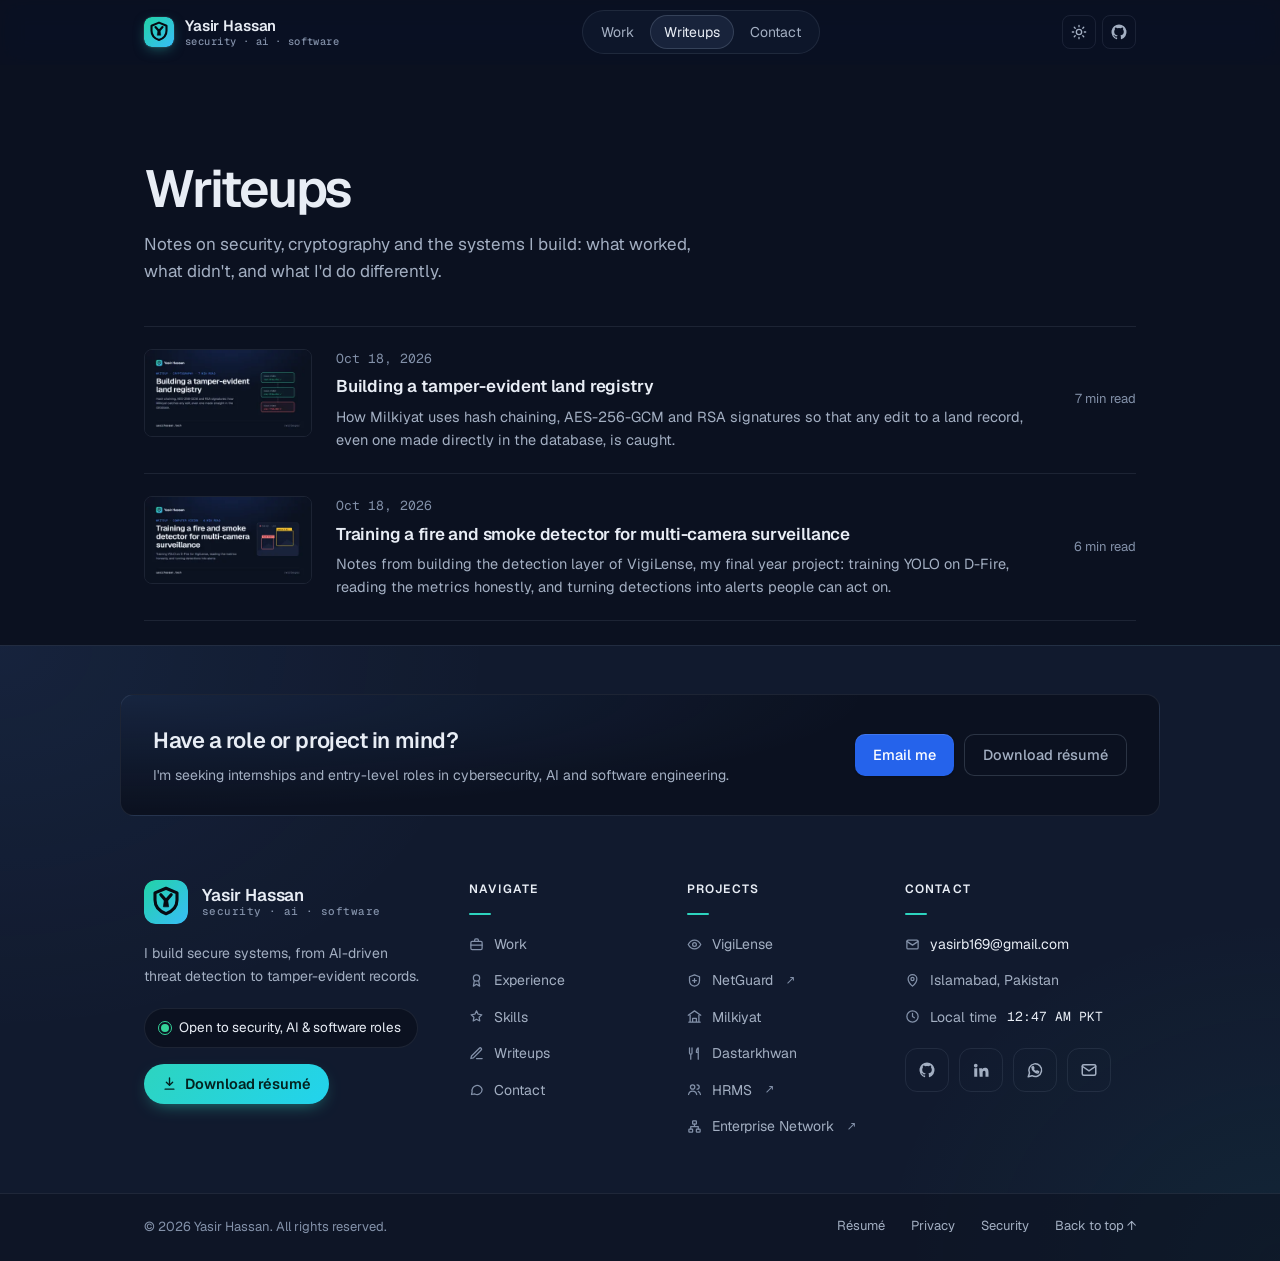
<file: writeups/index.html>
<!doctype html>
<html lang="en">
<head>
<meta charset="utf-8">
<meta name="viewport" content="width=device-width, initial-scale=1">
<meta http-equiv="Content-Security-Policy" content="default-src 'self'; script-src 'self' https://gc.zgo.at; style-src 'self'; font-src 'self'; img-src 'self' data: https://*.goatcounter.com; connect-src 'self' https://*.goatcounter.com; base-uri 'self'; form-action 'none'; object-src 'none'">
<meta name="referrer" content="strict-origin-when-cross-origin">
<title>Writeups · Yasir Hassan</title>
<meta name="description" content="Notes on security, cryptography and the systems Yasir Hassan builds.">
<meta name="author" content="Yasir Hassan">
<meta name="theme-color" content="#0b1120">
<meta name="color-scheme" content="dark light">
<link rel="canonical" href="https://yasirhassan.tech/writeups/">
<meta property="og:type" content="website">
<meta property="og:url" content="https://yasirhassan.tech/writeups/">
<meta property="og:site_name" content="Yasir Hassan">
<meta property="og:title" content="Writeups · Yasir Hassan">
<meta property="og:description" content="Notes on security, cryptography and the systems Yasir Hassan builds.">
<meta property="og:image" content="https://yasirhassan.tech/assets/og-image.png">
<meta name="twitter:card" content="summary_large_image">
<link rel="icon" href="/assets/favicon.svg?v=3" type="image/svg+xml">
<link rel="apple-touch-icon" href="/assets/apple-touch-icon.png?v=3">
<link rel="alternate" type="application/rss+xml" title="Yasir Hassan · Writeups" href="/writeups/feed.xml">
<script src="/js/theme.js"></script>
<script src="/js/analytics.js" defer></script>
<link rel="preload" href="/assets/fonts/geist-latin.woff2" as="font" type="font/woff2" crossorigin>
<link rel="stylesheet" href="/css/fonts.css">
<link rel="stylesheet" href="/css/style.css?v=20261022d">
<link rel="stylesheet" href="/css/post.css?v=20261022d">
</head>
<body>
<a class="skip" href="#main">Skip to content</a>
<header class="header">
  <nav class="container nav nav--sub" aria-label="Main">
    <a href="/" class="brand" aria-label="Yasir Hassan, home">
      <img src="/assets/favicon.svg?v=3" alt="" width="24" height="24">
      <span class="brand-text"><span class="brand-name">Yasir Hassan</span><span class="brand-tag">security · ai · software</span></span>
    </a>
    <div class="nav-links nav-links--static">
      <a href="/#work">Work</a>
      <a href="/writeups/" class="active">Writeups</a>
      <a href="/#contact">Contact</a>
    </div>
    <div class="nav-actions">
      <button class="icon-btn" id="themeBtn" aria-label="Toggle theme">
        <svg class="i-sun" width="16" height="16" viewBox="0 0 24 24" fill="none" stroke="currentColor" stroke-width="2" stroke-linecap="round"><circle cx="12" cy="12" r="4"/><path d="M12 2v2M12 20v2M4.9 4.9l1.4 1.4M17.7 17.7l1.4 1.4M2 12h2M20 12h2M4.9 19.1l1.4-1.4M17.7 6.3l1.4-1.4"/></svg>
        <svg class="i-moon" width="16" height="16" viewBox="0 0 24 24" fill="none" stroke="currentColor" stroke-width="2" stroke-linecap="round"><path d="M21 12.8A9 9 0 1 1 11.2 3a7 7 0 0 0 9.8 9.8z"/></svg>
      </button>
      <a class="icon-btn" href="https://github.com/yasirhassan-sec" target="_blank" rel="noopener" aria-label="GitHub"><svg width="18" height="18" viewBox="0 0 24 24" fill="currentColor"><path d="M12 2a10 10 0 0 0-3.2 19.5c.5.1.7-.2.7-.5v-1.7c-2.8.6-3.4-1.3-3.4-1.3-.5-1.2-1.1-1.5-1.1-1.5-.9-.6.1-.6.1-.6 1 .1 1.5 1 1.5 1 .9 1.6 2.4 1.1 3 .9.1-.7.4-1.1.6-1.4-2.2-.3-4.6-1.1-4.6-5 0-1.1.4-2 1-2.7-.1-.3-.4-1.3.1-2.7 0 0 .8-.3 2.8 1a9.6 9.6 0 0 1 5 0c1.9-1.3 2.8-1 2.8-1 .5 1.4.2 2.4.1 2.7.6.7 1 1.6 1 2.7 0 3.9-2.3 4.7-4.6 5 .4.3.7.9.7 1.9V21c0 .3.2.6.7.5A10 10 0 0 0 12 2z"/></svg></a>
    </div>
  </nav>
</header>
<main id="main">
<div class="container">
  <header class="page-head">
    <h1>Writeups</h1>
    <p>Notes on security, cryptography and the systems I build: what worked, what didn't, and what I'd do differently.</p>
  </header>
  <div class="posts">
  <a class="post-link" href="tamper-evident-land-registry/">
    <img class="post-thumb" src="/assets/og-tamper-evident-land-registry-thumb.webp" alt="" width="400" height="210" loading="lazy" decoding="async">
    <time datetime="2026-10-18">Oct 18, 2026</time>
    <div><h3>Building a tamper-evident land registry</h3><p>How Milkiyat uses hash chaining, AES-256-GCM and RSA signatures so that any edit to a land record, even one made directly in the database, is caught.</p></div>
    <span class="read">7 min read</span>
  </a>
  <a class="post-link" href="fire-smoke-detection-yolo/">
    <img class="post-thumb" src="/assets/og-fire-smoke-detection-yolo-thumb.webp" alt="" width="400" height="210" loading="lazy" decoding="async">
    <time datetime="2026-10-18">Oct 18, 2026</time>
    <div><h3>Training a fire and smoke detector for multi-camera surveillance</h3><p>Notes from building the detection layer of VigiLense, my final year project: training YOLO on D-Fire, reading the metrics honestly, and turning detections into alerts people can act on.</p></div>
    <span class="read">6 min read</span>
  </a>
  </div>
</div>
</main>
<footer class="footer">
  <div class="container footer-cta">
    <div>
      <h2>Have a role or project in mind?</h2>
      <p>I'm seeking internships and entry-level roles in cybersecurity, AI and software engineering.</p>
    </div>
    <div class="footer-cta-actions">
      <a class="btn btn-light" href="mailto:yasirb169@gmail.com">Email me</a>
      <a class="btn btn-outline" href="/assets/Yasir_Hassan_Resume.pdf" download>Download résumé</a>
    </div>
  </div>
  <div class="container footer-top">
    <div class="footer-about">
      <a href="/" class="brand"><img src="/assets/favicon.svg?v=3" alt="" width="44" height="44"><span class="brand-text"><span class="brand-name">Yasir Hassan</span><span class="brand-tag">security · ai · software</span></span></a>
      <p>I build secure systems, from AI-driven threat detection to tamper-evident records.</p>
      <span class="footer-status"><span class="pulse" aria-hidden="true"></span>Open to security, AI &amp; software roles</span>
      <a class="btn btn-teal footer-resume" href="/assets/Yasir_Hassan_Resume.pdf" download><svg width="15" height="15" viewBox="0 0 24 24" fill="none" stroke="currentColor" stroke-width="2.2" stroke-linecap="round" stroke-linejoin="round" aria-hidden="true"><path d="M12 3v12m-5-5 5 5 5-5M5 21h14"/></svg>Download résumé</a>
    </div>
    <nav class="footer-col" aria-label="Site">
      <h2>Navigate</h2>
      <a href="/#work"><svg class="fi" width="15" height="15" viewBox="0 0 24 24" fill="none" stroke="currentColor" stroke-width="2" stroke-linecap="round" stroke-linejoin="round" aria-hidden="true"><rect x="3" y="7" width="18" height="13" rx="2"/><path d="M9 7V5a2 2 0 0 1 2-2h2a2 2 0 0 1 2 2v2M3 13h18"/></svg>Work</a>
      <a href="/#experience"><svg class="fi" width="15" height="15" viewBox="0 0 24 24" fill="none" stroke="currentColor" stroke-width="2" stroke-linecap="round" stroke-linejoin="round" aria-hidden="true"><circle cx="12" cy="8" r="5"/><path d="m8.5 12.5-1.5 8.5 5-3 5 3-1.5-8.5"/></svg>Experience</a>
      <a href="/#skills"><svg class="fi" width="15" height="15" viewBox="0 0 24 24" fill="none" stroke="currentColor" stroke-width="2" stroke-linecap="round" stroke-linejoin="round" aria-hidden="true"><path d="m12 3 2.6 5.3 5.9.9-4.3 4.1 1 5.8L12 16.4 6.8 19.1l1-5.8L3.5 9.2l5.9-.9z"/></svg>Skills</a>
      <a href="/writeups/"><svg class="fi" width="15" height="15" viewBox="0 0 24 24" fill="none" stroke="currentColor" stroke-width="2" stroke-linecap="round" stroke-linejoin="round" aria-hidden="true"><path d="M12 20h9"/><path d="M16.5 3.5a2.1 2.1 0 0 1 3 3L7 19l-4 1 1-4z"/></svg>Writeups</a>
      <a href="/#contact"><svg class="fi" width="15" height="15" viewBox="0 0 24 24" fill="none" stroke="currentColor" stroke-width="2" stroke-linecap="round" stroke-linejoin="round" aria-hidden="true"><path d="M21 12a8 8 0 0 1-11.6 7.1L4 20l1-4.4A8 8 0 1 1 21 12z"/></svg>Contact</a>
    </nav>
    <nav class="footer-col" aria-label="Projects">
      <h2>Projects</h2>
      <a href="/projects/vigilense/"><svg class="fi" width="15" height="15" viewBox="0 0 24 24" fill="none" stroke="currentColor" stroke-width="2" stroke-linecap="round" stroke-linejoin="round" aria-hidden="true"><path d="M2 12s3.6-7 10-7 10 7 10 7-3.6 7-10 7-10-7-10-7z"/><circle cx="12" cy="12" r="3"/></svg>VigiLense</a>
      <a href="https://github.com/yasirhassan-sec/netguard" target="_blank" rel="noopener"><svg class="fi" width="15" height="15" viewBox="0 0 24 24" fill="none" stroke="currentColor" stroke-width="2" stroke-linecap="round" stroke-linejoin="round" aria-hidden="true"><path d="M12 3 4 6v6c0 5 3.4 8.3 8 9 4.6-.7 8-4 8-9V6z"/><path d="M9 12h6M12 9v6"/></svg>NetGuard <span class="ext" aria-hidden="true">↗</span></a>
      <a href="/projects/milkiyat/"><svg class="fi" width="15" height="15" viewBox="0 0 24 24" fill="none" stroke="currentColor" stroke-width="2" stroke-linecap="round" stroke-linejoin="round" aria-hidden="true"><path d="M3 21h18M5 21V10M19 21V10M9 21v-6h6v6M2 10l10-7 10 7"/></svg>Milkiyat</a>
      <a href="/projects/dastarkhwan/"><svg class="fi" width="15" height="15" viewBox="0 0 24 24" fill="none" stroke="currentColor" stroke-width="2" stroke-linecap="round" stroke-linejoin="round" aria-hidden="true"><path d="M4 3v8a2 2 0 0 0 2 2h0a2 2 0 0 0 2-2V3M6 13v8M18 21V3c-2 1-3 4-3 7h3"/></svg>Dastarkhwan</a>
      <a href="https://github.com/yasirhassan-sec/HRMS-Java-JDBC" target="_blank" rel="noopener"><svg class="fi" width="15" height="15" viewBox="0 0 24 24" fill="none" stroke="currentColor" stroke-width="2" stroke-linecap="round" stroke-linejoin="round" aria-hidden="true"><circle cx="9" cy="8" r="3.5"/><path d="M2.5 20c.6-3.6 3.3-5.5 6.5-5.5s5.9 1.9 6.5 5.5M16 4.5a3.5 3.5 0 0 1 0 7M21.5 20c-.3-2.4-1.6-4-3.5-4.9"/></svg>HRMS <span class="ext" aria-hidden="true">↗</span></a>
      <a href="https://github.com/yasirhassan-sec/Enterprise-Network-Simulation-Cisco-Packet-Tracer-" target="_blank" rel="noopener"><svg class="fi" width="15" height="15" viewBox="0 0 24 24" fill="none" stroke="currentColor" stroke-width="2" stroke-linecap="round" stroke-linejoin="round" aria-hidden="true"><rect x="9" y="3" width="6" height="5" rx="1"/><rect x="3" y="16" width="6" height="5" rx="1"/><rect x="15" y="16" width="6" height="5" rx="1"/><path d="M12 8v4M6 16v-4h12v4"/></svg>Enterprise Network <span class="ext" aria-hidden="true">↗</span></a>
    </nav>
    <div class="footer-col">
      <h2>Contact</h2>
      <a class="footer-email" href="mailto:yasirb169@gmail.com"><svg class="fi" width="15" height="15" viewBox="0 0 24 24" fill="none" stroke="currentColor" stroke-width="2" stroke-linecap="round" stroke-linejoin="round" aria-hidden="true"><rect x="3" y="5" width="18" height="14" rx="2"/><path d="m3 7 9 6 9-6"/></svg>yasirb169@gmail.com</a>
      <span class="footer-meta"><svg class="fi" width="15" height="15" viewBox="0 0 24 24" fill="none" stroke="currentColor" stroke-width="2" stroke-linecap="round" stroke-linejoin="round" aria-hidden="true"><path d="M12 21s-7-6.2-7-11.5a7 7 0 0 1 14 0C19 14.8 12 21 12 21z"/><circle cx="12" cy="9.5" r="2.5"/></svg>Islamabad, Pakistan</span>
      <span class="footer-meta"><svg class="fi" width="15" height="15" viewBox="0 0 24 24" fill="none" stroke="currentColor" stroke-width="2" stroke-linecap="round" stroke-linejoin="round" aria-hidden="true"><circle cx="12" cy="12" r="9"/><path d="M12 7v5l3 2"/></svg>Local time <span class="footer-time" data-local-time>PKT</span></span>
      <ul class="footer-social" aria-label="Profiles">
        <li><a href="https://github.com/yasirhassan-sec" target="_blank" rel="noopener" aria-label="GitHub"><svg width="16" height="16" viewBox="0 0 24 24" fill="currentColor" aria-hidden="true"><path d="M12 2a10 10 0 0 0-3.2 19.5c.5.1.7-.2.7-.5v-1.7c-2.8.6-3.4-1.3-3.4-1.3-.5-1.2-1.1-1.5-1.1-1.5-.9-.6.1-.6.1-.6 1 .1 1.5 1 1.5 1 .9 1.6 2.4 1.1 3 .9.1-.7.4-1.1.6-1.4-2.2-.3-4.6-1.1-4.6-5 0-1.1.4-2 1-2.7-.1-.3-.4-1.3.1-2.7 0 0 .8-.3 2.8 1a9.6 9.6 0 0 1 5 0c1.9-1.3 2.8-1 2.8-1 .5 1.4.2 2.4.1 2.7.6.7 1 1.6 1 2.7 0 3.9-2.3 4.7-4.6 5 .4.3.7.9.7 1.9V21c0 .3.2.6.7.5A10 10 0 0 0 12 2z"/></svg></a></li>
        <li><a href="https://www.linkedin.com/in/yasir-hassan-" target="_blank" rel="noopener" aria-label="LinkedIn"><svg width="16" height="16" viewBox="0 0 24 24" fill="currentColor" aria-hidden="true"><path d="M4.98 3.5a2.5 2.5 0 1 1 0 5 2.5 2.5 0 0 1 0-5zM3 9.5h4V21H3zM9.5 9.5h3.8v1.6h.1c.5-1 1.8-2 3.8-2 4 0 4.8 2.6 4.8 6V21h-4v-5.2c0-1.3 0-2.9-1.8-2.9s-2 1.4-2 2.8V21h-4z"/></svg></a></li>
        <li><a href="https://wa.me/923452830823" target="_blank" rel="noopener" aria-label="WhatsApp"><svg width="16" height="16" viewBox="0 0 24 24" fill="none" stroke="currentColor" stroke-width="2" stroke-linecap="round" stroke-linejoin="round" aria-hidden="true"><path d="M3 21l1.7-4.9A8.5 8.5 0 1 1 8 19.6z"/><path d="M9 9.5c.3 1.6 1.9 3.9 4.5 5l1.3-1.3 2 1-.5 1.6c-3.5.6-8.4-3.8-8.3-7.6L9.5 7.5l1 2z"/></svg></a></li>
        <li><a href="mailto:yasirb169@gmail.com" aria-label="Email"><svg width="16" height="16" viewBox="0 0 24 24" fill="none" stroke="currentColor" stroke-width="2" stroke-linecap="round" aria-hidden="true"><rect x="3" y="5" width="18" height="14" rx="2"/><path d="m3 7 9 6 9-6"/></svg></a></li>
      </ul>
    </div>
  </div>
  <div class="footer-bar">
    <div class="container footer-bottom">
      <span>© <span id="year">2026</span> Yasir Hassan. All rights reserved.</span>
      <nav aria-label="Legal">
        <a href="/assets/Yasir_Hassan_Resume.pdf" download>Résumé</a>
        <a href="/privacy/">Privacy</a>
        <a href="/security/">Security</a>
        <a href="#main" class="to-top-link">Back to top ↑</a>
      </nav>
    </div>
  </div>
</footer>
<script src="/js/page.js?v=20261022d" defer></script>
</body>
</html>
</file>
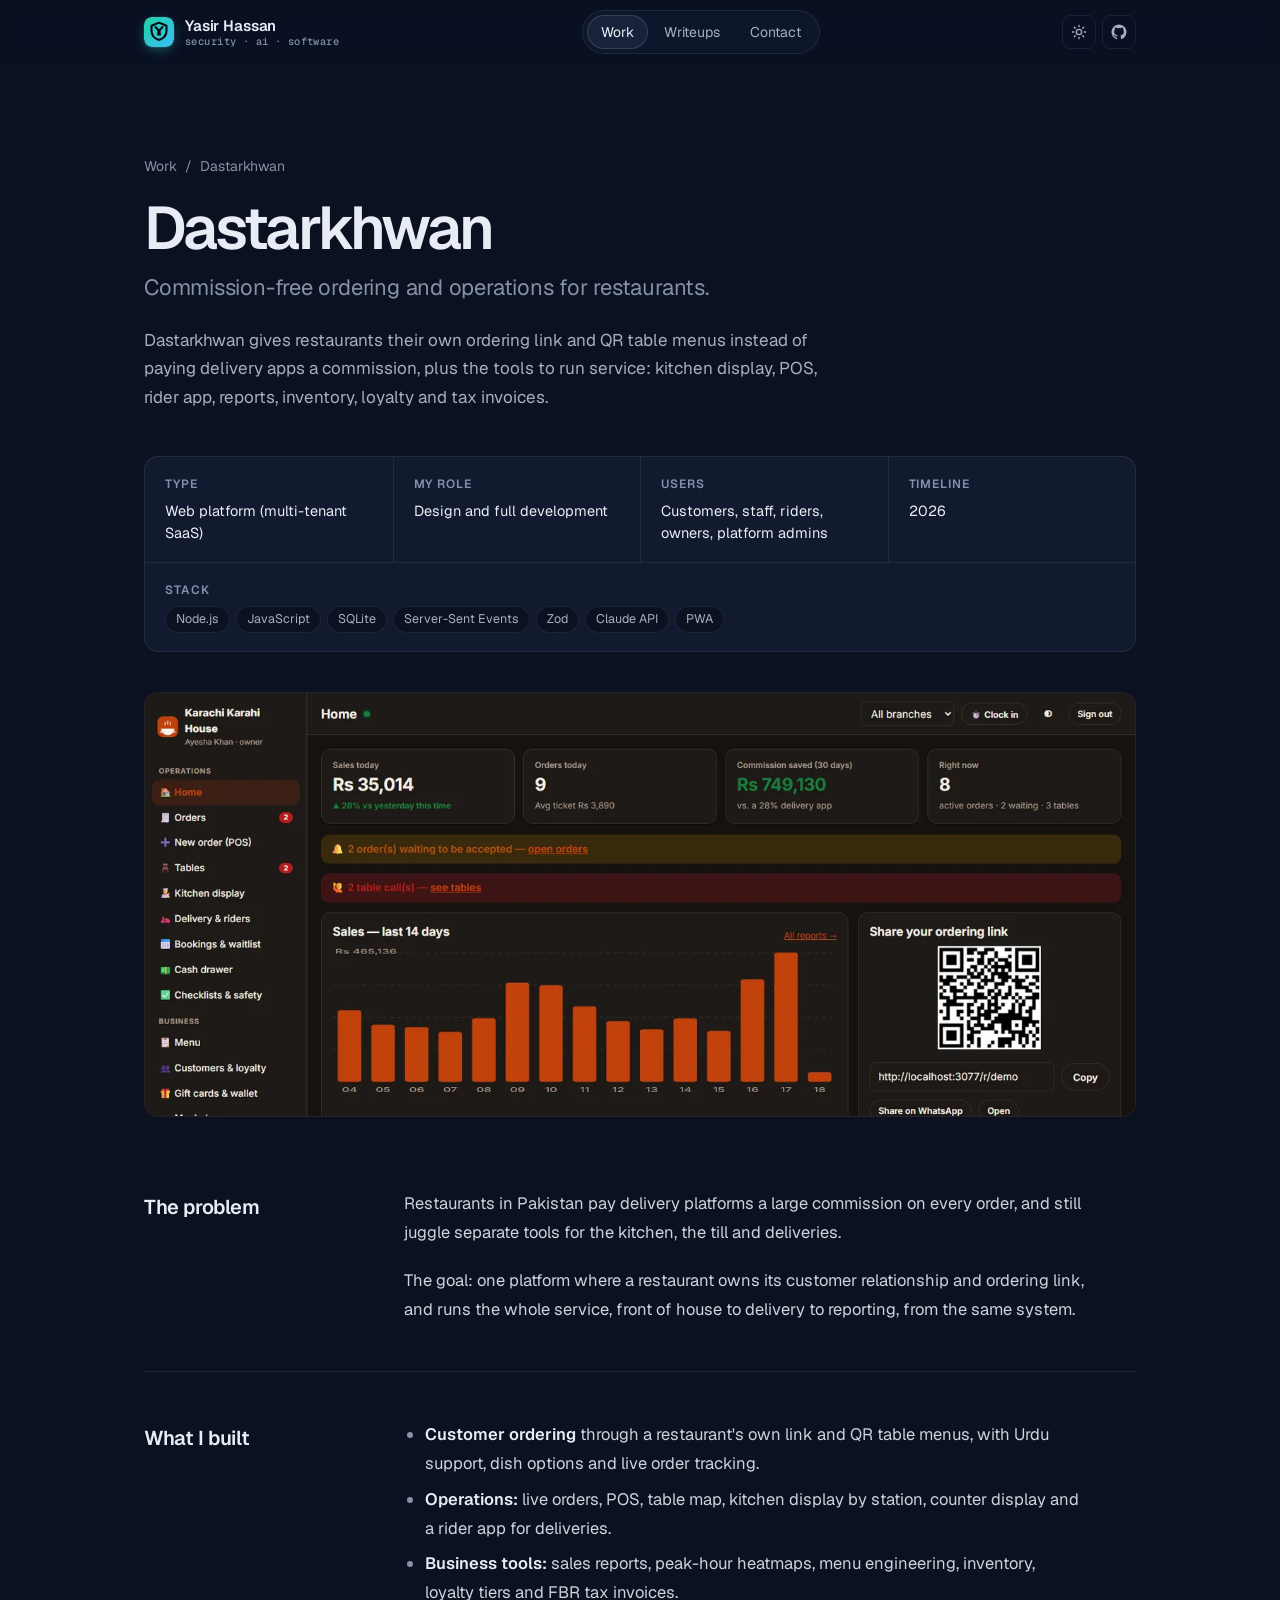
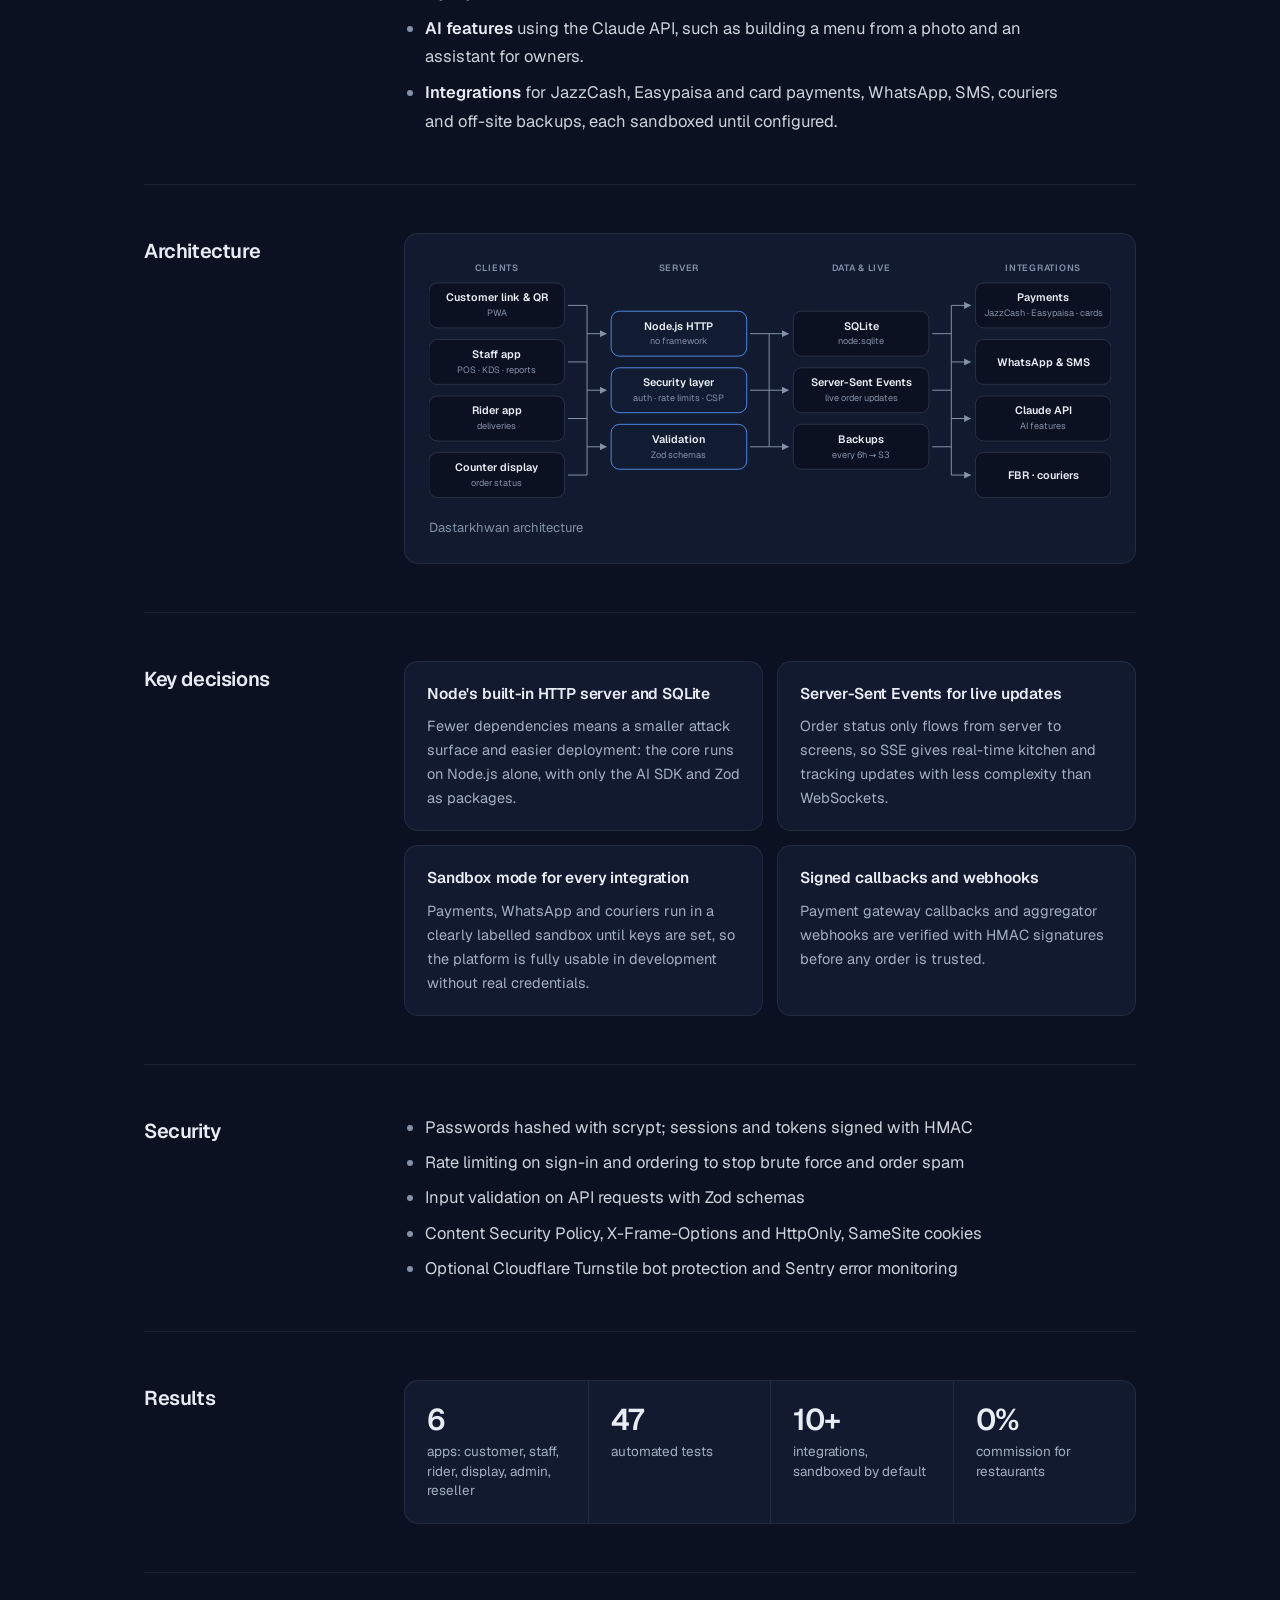
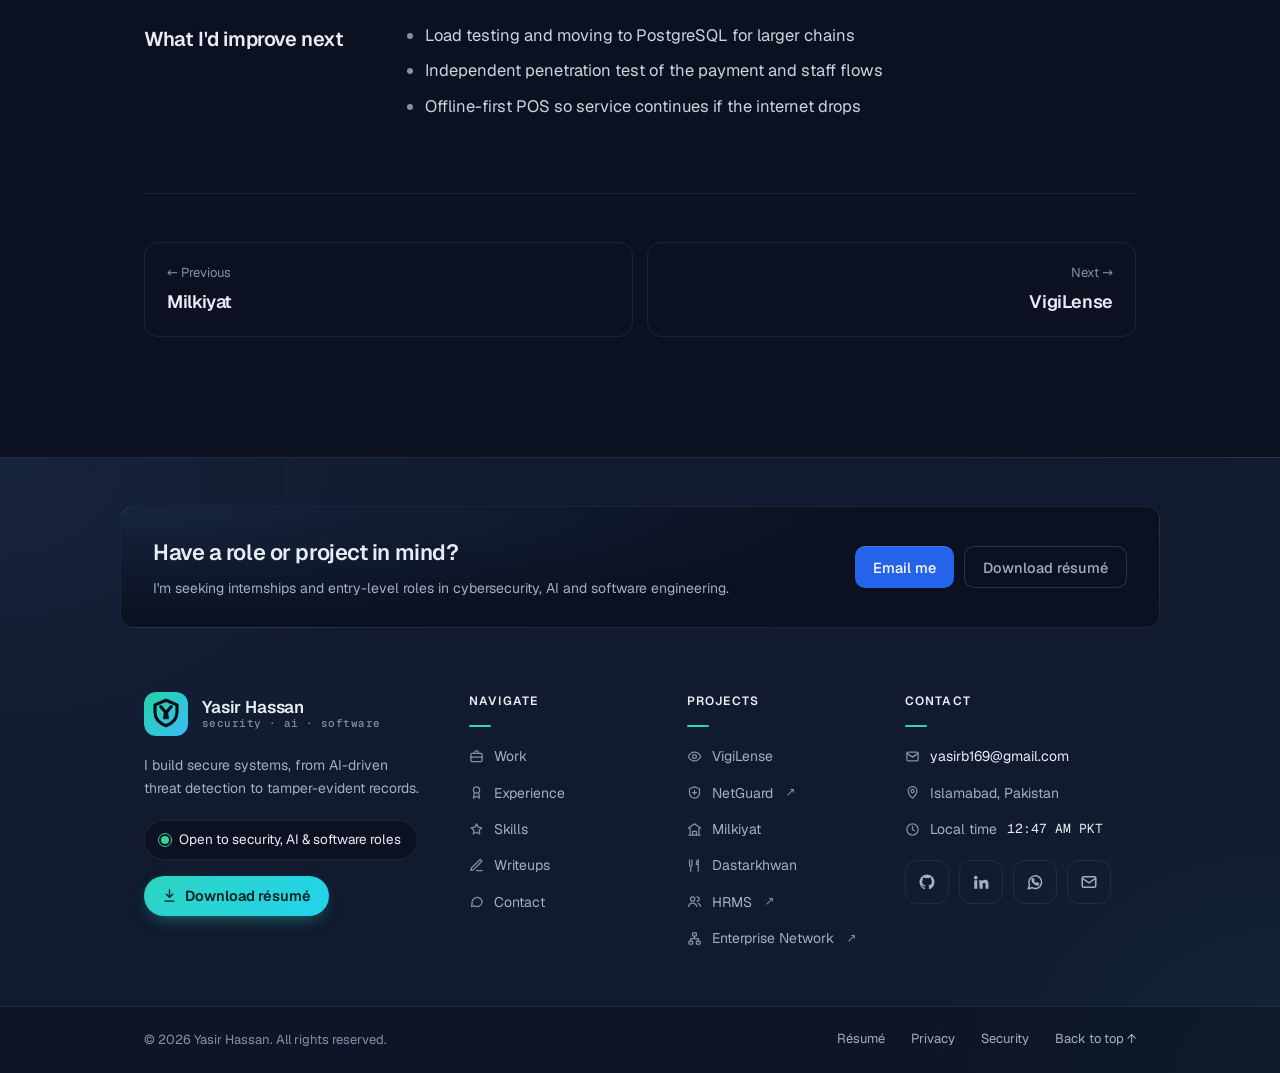
<file: projects/dastarkhwan/index.html>
<!doctype html>
<html lang="en">
<head>
<meta charset="utf-8">
<meta name="viewport" content="width=device-width, initial-scale=1">
<meta http-equiv="Content-Security-Policy" content="default-src 'self'; script-src 'self' https://gc.zgo.at; style-src 'self'; font-src 'self'; img-src 'self' data: https://*.goatcounter.com; connect-src 'self' https://*.goatcounter.com; base-uri 'self'; form-action 'none'; object-src 'none'">
<meta name="referrer" content="strict-origin-when-cross-origin">
<title>Dastarkhwan case study · Yasir Hassan</title>
<meta name="description" content="Dastarkhwan gives restaurants their own ordering link and QR table menus instead of paying delivery apps a commission, plus the tools to run service: kitchen display, POS, rider app, reports, inventory, loyalty and tax invoices.">
<meta name="author" content="Yasir Hassan">
<meta name="theme-color" content="#0b1120">
<meta name="color-scheme" content="dark light">
<link rel="canonical" href="https://yasirhassan.tech/projects/dastarkhwan/">
<meta property="og:type" content="article">
<meta property="og:url" content="https://yasirhassan.tech/projects/dastarkhwan/">
<meta property="og:site_name" content="Yasir Hassan">
<meta property="og:title" content="Dastarkhwan case study · Yasir Hassan">
<meta property="og:description" content="Dastarkhwan gives restaurants their own ordering link and QR table menus instead of paying delivery apps a commission, plus the tools to run service: kitchen display, POS, rider app, reports, inventory, loyalty and tax invoices.">
<meta property="og:image" content="https://yasirhassan.tech/assets/og-image.png">
<meta name="twitter:card" content="summary_large_image">
<link rel="icon" href="/assets/favicon.svg?v=3" type="image/svg+xml">
<link rel="apple-touch-icon" href="/assets/apple-touch-icon.png?v=3">
<link rel="alternate" type="application/rss+xml" title="Yasir Hassan · Writeups" href="/writeups/feed.xml">
<script src="/js/theme.js"></script>
<script src="/js/analytics.js" defer></script>
<script type="application/ld+json">{"@context": "https://schema.org", "@type": "CreativeWork", "name": "Dastarkhwan", "headline": "Commission-free ordering and operations for restaurants.", "description": "Dastarkhwan gives restaurants their own ordering link and QR table menus instead of paying delivery apps a commission, plus the tools to run service: kitchen display, POS, rider app, reports, inventory, loyalty and tax invoices.", "author": {"@type": "Person", "name": "Yasir Hassan", "url": "https://yasirhassan.tech/"}, "url": "https://yasirhassan.tech/projects/dastarkhwan/", "keywords": "Node.js, JavaScript, SQLite, Server-Sent Events, Zod, Claude API, PWA"}</script>
<link rel="preload" href="/assets/fonts/geist-latin.woff2" as="font" type="font/woff2" crossorigin>
<link rel="stylesheet" href="/css/fonts.css">
<link rel="stylesheet" href="/css/style.css?v=20261022d">
<link rel="stylesheet" href="/css/post.css?v=20261022d">
<link rel="stylesheet" href="/css/case-study.css">
</head>
<body>
<a class="skip" href="#main">Skip to content</a>
<header class="header">
  <nav class="container nav nav--sub" aria-label="Main">
    <a href="/" class="brand" aria-label="Yasir Hassan, home">
      <img src="/assets/favicon.svg?v=3" alt="" width="24" height="24">
      <span class="brand-text"><span class="brand-name">Yasir Hassan</span><span class="brand-tag">security · ai · software</span></span>
    </a>
    <div class="nav-links nav-links--static">
      <a href="/#work" class="active">Work</a>
      <a href="/writeups/">Writeups</a>
      <a href="/#contact">Contact</a>
    </div>
    <div class="nav-actions">
      <button class="icon-btn" id="themeBtn" aria-label="Toggle theme">
        <svg class="i-sun" width="16" height="16" viewBox="0 0 24 24" fill="none" stroke="currentColor" stroke-width="2" stroke-linecap="round"><circle cx="12" cy="12" r="4"/><path d="M12 2v2M12 20v2M4.9 4.9l1.4 1.4M17.7 17.7l1.4 1.4M2 12h2M20 12h2M4.9 19.1l1.4-1.4M17.7 6.3l1.4-1.4"/></svg>
        <svg class="i-moon" width="16" height="16" viewBox="0 0 24 24" fill="none" stroke="currentColor" stroke-width="2" stroke-linecap="round"><path d="M21 12.8A9 9 0 1 1 11.2 3a7 7 0 0 0 9.8 9.8z"/></svg>
      </button>
      <a class="icon-btn" href="https://github.com/yasirhassan-sec" target="_blank" rel="noopener" aria-label="GitHub"><svg width="18" height="18" viewBox="0 0 24 24" fill="currentColor"><path d="M12 2a10 10 0 0 0-3.2 19.5c.5.1.7-.2.7-.5v-1.7c-2.8.6-3.4-1.3-3.4-1.3-.5-1.2-1.1-1.5-1.1-1.5-.9-.6.1-.6.1-.6 1 .1 1.5 1 1.5 1 .9 1.6 2.4 1.1 3 .9.1-.7.4-1.1.6-1.4-2.2-.3-4.6-1.1-4.6-5 0-1.1.4-2 1-2.7-.1-.3-.4-1.3.1-2.7 0 0 .8-.3 2.8 1a9.6 9.6 0 0 1 5 0c1.9-1.3 2.8-1 2.8-1 .5 1.4.2 2.4.1 2.7.6.7 1 1.6 1 2.7 0 3.9-2.3 4.7-4.6 5 .4.3.7.9.7 1.9V21c0 .3.2.6.7.5A10 10 0 0 0 12 2z"/></svg></a>
    </div>
  </nav>
</header>
<main id="main">
<article class="cs">
  <header class="cs-head container">
    <nav class="crumb" aria-label="Breadcrumb"><a href="/#work">Work</a><span>/</span><span>Dastarkhwan</span></nav>
    <h1>Dastarkhwan</h1>
    <p class="cs-tagline">Commission-free ordering and operations for restaurants.</p>
    <p class="cs-summary">Dastarkhwan gives restaurants their own ordering link and QR table menus instead of paying delivery apps a commission, plus the tools to run service: kitchen display, POS, rider app, reports, inventory, loyalty and tax invoices.</p>
    
    <dl class="cs-meta"><div><dt>Type</dt><dd>Web platform (multi-tenant SaaS)</dd></div><div><dt>My role</dt><dd>Design and full development</dd></div><div><dt>Users</dt><dd>Customers, staff, riders, owners, platform admins</dd></div><div><dt>Timeline</dt><dd>2026</dd></div><div class="cs-meta-stack"><dt>Stack</dt><dd><ul class="tags"><li>Node.js</li><li>JavaScript</li><li>SQLite</li><li>Server-Sent Events</li><li>Zod</li><li>Claude API</li><li>PWA</li></ul></dd></div></dl>
  </header>

  <div class="container">
    <figure class="cs-hero card-media media-shot">
      <img src="/assets/dastarkhwan-dashboard.webp" alt="Dastarkhwan" width="1400" height="875" fetchpriority="high">
    </figure>
  </div>

  <div class="cs-body container">
    <section class="cs-section">
      <h2>The problem</h2>
      <div class="prose"><p>Restaurants in Pakistan pay delivery platforms a large commission on every order, and still juggle separate tools for the kitchen, the till and deliveries.</p>
<p>The goal: one platform where a restaurant owns its customer relationship and ordering link, and runs the whole service, front of house to delivery to reporting, from the same system.</p></div>
    </section>

    <section class="cs-section">
      <h2>What I built</h2>
      <div class="prose"><ul>
<li><strong>Customer ordering</strong> through a restaurant's own link and QR table menus, with Urdu support, dish options and live order tracking.</li>
<li><strong>Operations:</strong> live orders, POS, table map, kitchen display by station, counter display and a rider app for deliveries.</li>
<li><strong>Business tools:</strong> sales reports, peak-hour heatmaps, menu engineering, inventory, loyalty tiers and FBR tax invoices.</li>
<li><strong>AI features</strong> using the Claude API, such as building a menu from a photo and an assistant for owners.</li>
<li><strong>Integrations</strong> for JazzCash, Easypaisa and card payments, WhatsApp, SMS, couriers and off-site backups, each sandboxed until configured.</li>
</ul></div>
    </section>

    <section class="cs-section cs-section--wide">
      <h2>Architecture</h2>
      <figure class="dg-wrap">
        <svg class="dg" viewBox="0 0 820 296" role="img" aria-label="Dastarkhwan architecture: customer, staff and rider apps talk to a Node.js server with security middleware, SQLite storage, live updates and external integrations" xmlns="http://www.w3.org/2000/svg">
<defs><marker id="arr" viewBox="0 0 10 10" refX="9" refY="5" markerWidth="7" markerHeight="7" orient="auto-start-reverse"><path d="M0 0L10 5L0 10z" class="dg-arrowhead"/></marker></defs>
<text x="81.5" y="16" class="dg-head" text-anchor="middle">Clients</text>
<rect x="0.0" y="30.0" width="163.0" height="54" rx="10" class="dg-box"/>
<text x="81.5" y="52.0" class="dg-label" text-anchor="middle">Customer link &amp; QR</text>
<text x="81.5" y="70.0" class="dg-sub" text-anchor="middle">PWA</text>
<rect x="0.0" y="98.0" width="163.0" height="54" rx="10" class="dg-box"/>
<text x="81.5" y="120.0" class="dg-label" text-anchor="middle">Staff app</text>
<text x="81.5" y="138.0" class="dg-sub" text-anchor="middle">POS · KDS · reports</text>
<rect x="0.0" y="166.0" width="163.0" height="54" rx="10" class="dg-box"/>
<text x="81.5" y="188.0" class="dg-label" text-anchor="middle">Rider app</text>
<text x="81.5" y="206.0" class="dg-sub" text-anchor="middle">deliveries</text>
<rect x="0.0" y="234.0" width="163.0" height="54" rx="10" class="dg-box"/>
<text x="81.5" y="256.0" class="dg-label" text-anchor="middle">Counter display</text>
<text x="81.5" y="274.0" class="dg-sub" text-anchor="middle">order status</text>
<text x="300.5" y="16" class="dg-head" text-anchor="middle">Server</text>
<rect x="219.0" y="64.0" width="163.0" height="54" rx="10" class="dg-box dg-box--accent"/>
<text x="300.5" y="86.0" class="dg-label" text-anchor="middle">Node.js HTTP</text>
<text x="300.5" y="104.0" class="dg-sub" text-anchor="middle">no framework</text>
<rect x="219.0" y="132.0" width="163.0" height="54" rx="10" class="dg-box dg-box--accent"/>
<text x="300.5" y="154.0" class="dg-label" text-anchor="middle">Security layer</text>
<text x="300.5" y="172.0" class="dg-sub" text-anchor="middle">auth · rate limits · CSP</text>
<rect x="219.0" y="200.0" width="163.0" height="54" rx="10" class="dg-box dg-box--accent"/>
<text x="300.5" y="222.0" class="dg-label" text-anchor="middle">Validation</text>
<text x="300.5" y="240.0" class="dg-sub" text-anchor="middle">Zod schemas</text>
<text x="519.5" y="16" class="dg-head" text-anchor="middle">Data &amp; live</text>
<rect x="438.0" y="64.0" width="163.0" height="54" rx="10" class="dg-box"/>
<text x="519.5" y="86.0" class="dg-label" text-anchor="middle">SQLite</text>
<text x="519.5" y="104.0" class="dg-sub" text-anchor="middle">node:sqlite</text>
<rect x="438.0" y="132.0" width="163.0" height="54" rx="10" class="dg-box"/>
<text x="519.5" y="154.0" class="dg-label" text-anchor="middle">Server-Sent Events</text>
<text x="519.5" y="172.0" class="dg-sub" text-anchor="middle">live order updates</text>
<rect x="438.0" y="200.0" width="163.0" height="54" rx="10" class="dg-box"/>
<text x="519.5" y="222.0" class="dg-label" text-anchor="middle">Backups</text>
<text x="519.5" y="240.0" class="dg-sub" text-anchor="middle">every 6h → S3</text>
<text x="738.5" y="16" class="dg-head" text-anchor="middle">Integrations</text>
<rect x="657.0" y="30.0" width="163.0" height="54" rx="10" class="dg-box"/>
<text x="738.5" y="52.0" class="dg-label" text-anchor="middle">Payments</text>
<text x="738.5" y="70.0" class="dg-sub" text-anchor="middle">JazzCash · Easypaisa · cards</text>
<rect x="657.0" y="98.0" width="163.0" height="54" rx="10" class="dg-box"/>
<text x="738.5" y="130.0" class="dg-label" text-anchor="middle">WhatsApp &amp; SMS</text>
<rect x="657.0" y="166.0" width="163.0" height="54" rx="10" class="dg-box"/>
<text x="738.5" y="188.0" class="dg-label" text-anchor="middle">Claude API</text>
<text x="738.5" y="206.0" class="dg-sub" text-anchor="middle">AI features</text>
<rect x="657.0" y="234.0" width="163.0" height="54" rx="10" class="dg-box"/>
<text x="738.5" y="266.0" class="dg-label" text-anchor="middle">FBR · couriers</text>
<path d="M167.0 57.0 H190.0" class="dg-line"/>
<path d="M167.0 125.0 H190.0" class="dg-line"/>
<path d="M167.0 193.0 H190.0" class="dg-line"/>
<path d="M167.0 261.0 H190.0" class="dg-line"/>
<path d="M190.0 91.0 H213.0" class="dg-line" marker-end="url(#arr)"/>
<path d="M190.0 159.0 H213.0" class="dg-line" marker-end="url(#arr)"/>
<path d="M190.0 227.0 H213.0" class="dg-line" marker-end="url(#arr)"/>
<path d="M190.0 57.0 V261.0" class="dg-line"/>
<path d="M386.0 91.0 H409.0" class="dg-line"/>
<path d="M386.0 159.0 H409.0" class="dg-line"/>
<path d="M386.0 227.0 H409.0" class="dg-line"/>
<path d="M409.0 91.0 H432.0" class="dg-line" marker-end="url(#arr)"/>
<path d="M409.0 159.0 H432.0" class="dg-line" marker-end="url(#arr)"/>
<path d="M409.0 227.0 H432.0" class="dg-line" marker-end="url(#arr)"/>
<path d="M409.0 91.0 V227.0" class="dg-line"/>
<path d="M605.0 91.0 H628.0" class="dg-line"/>
<path d="M605.0 159.0 H628.0" class="dg-line"/>
<path d="M605.0 227.0 H628.0" class="dg-line"/>
<path d="M628.0 57.0 H651.0" class="dg-line" marker-end="url(#arr)"/>
<path d="M628.0 125.0 H651.0" class="dg-line" marker-end="url(#arr)"/>
<path d="M628.0 193.0 H651.0" class="dg-line" marker-end="url(#arr)"/>
<path d="M628.0 261.0 H651.0" class="dg-line" marker-end="url(#arr)"/>
<path d="M628.0 57.0 V261.0" class="dg-line"/>
</svg>
        <figcaption>Dastarkhwan architecture</figcaption>
      </figure>
    </section>

    <section class="cs-section cs-section--wide">
      <h2>Key decisions</h2>
      <div class="decisions"><div class="decision"><h3>Node's built-in HTTP server and SQLite</h3><p>Fewer dependencies means a smaller attack surface and easier deployment: the core runs on Node.js alone, with only the AI SDK and Zod as packages.</p></div><div class="decision"><h3>Server-Sent Events for live updates</h3><p>Order status only flows from server to screens, so SSE gives real-time kitchen and tracking updates with less complexity than WebSockets.</p></div><div class="decision"><h3>Sandbox mode for every integration</h3><p>Payments, WhatsApp and couriers run in a clearly labelled sandbox until keys are set, so the platform is fully usable in development without real credentials.</p></div><div class="decision"><h3>Signed callbacks and webhooks</h3><p>Payment gateway callbacks and aggregator webhooks are verified with HMAC signatures before any order is trusted.</p></div></div>
    </section>

    <section class="cs-section">
      <h2>Security</h2>
      <div class="prose"><ul><li>Passwords hashed with scrypt; sessions and tokens signed with HMAC</li><li>Rate limiting on sign-in and ordering to stop brute force and order spam</li><li>Input validation on API requests with Zod schemas</li><li>Content Security Policy, X-Frame-Options and HttpOnly, SameSite cookies</li><li>Optional Cloudflare Turnstile bot protection and Sentry error monitoring</li></ul></div>
    </section>

    <section class="cs-section cs-section--wide">
      <h2>Results</h2>
      <div class="results"><div><b>6</b><span>apps: customer, staff, rider, display, admin, reseller</span></div><div><b>47</b><span>automated tests</span></div><div><b>10+</b><span>integrations, sandboxed by default</span></div><div><b>0%</b><span>commission for restaurants</span></div></div>
    </section>

    <section class="cs-section">
      <h2>What I'd improve next</h2>
      <div class="prose"><ul><li>Load testing and moving to PostgreSQL for larger chains</li><li>Independent penetration test of the payment and staff flows</li><li>Offline-first POS so service continues if the internet drops</li></ul></div>
    </section>

    <nav class="cs-pager" aria-label="More projects">
      <a href="/projects/milkiyat/"><span>← Previous</span><b>Milkiyat</b></a>
      <a href="/projects/vigilense/" class="next"><span>Next →</span><b>VigiLense</b></a>
    </nav>
  </div>
</article>
</main>
<footer class="footer">
  <div class="container footer-cta">
    <div>
      <h2>Have a role or project in mind?</h2>
      <p>I'm seeking internships and entry-level roles in cybersecurity, AI and software engineering.</p>
    </div>
    <div class="footer-cta-actions">
      <a class="btn btn-light" href="mailto:yasirb169@gmail.com">Email me</a>
      <a class="btn btn-outline" href="/assets/Yasir_Hassan_Resume.pdf" download>Download résumé</a>
    </div>
  </div>
  <div class="container footer-top">
    <div class="footer-about">
      <a href="/" class="brand"><img src="/assets/favicon.svg?v=3" alt="" width="44" height="44"><span class="brand-text"><span class="brand-name">Yasir Hassan</span><span class="brand-tag">security · ai · software</span></span></a>
      <p>I build secure systems, from AI-driven threat detection to tamper-evident records.</p>
      <span class="footer-status"><span class="pulse" aria-hidden="true"></span>Open to security, AI &amp; software roles</span>
      <a class="btn btn-teal footer-resume" href="/assets/Yasir_Hassan_Resume.pdf" download><svg width="15" height="15" viewBox="0 0 24 24" fill="none" stroke="currentColor" stroke-width="2.2" stroke-linecap="round" stroke-linejoin="round" aria-hidden="true"><path d="M12 3v12m-5-5 5 5 5-5M5 21h14"/></svg>Download résumé</a>
    </div>
    <nav class="footer-col" aria-label="Site">
      <h2>Navigate</h2>
      <a href="/#work"><svg class="fi" width="15" height="15" viewBox="0 0 24 24" fill="none" stroke="currentColor" stroke-width="2" stroke-linecap="round" stroke-linejoin="round" aria-hidden="true"><rect x="3" y="7" width="18" height="13" rx="2"/><path d="M9 7V5a2 2 0 0 1 2-2h2a2 2 0 0 1 2 2v2M3 13h18"/></svg>Work</a>
      <a href="/#experience"><svg class="fi" width="15" height="15" viewBox="0 0 24 24" fill="none" stroke="currentColor" stroke-width="2" stroke-linecap="round" stroke-linejoin="round" aria-hidden="true"><circle cx="12" cy="8" r="5"/><path d="m8.5 12.5-1.5 8.5 5-3 5 3-1.5-8.5"/></svg>Experience</a>
      <a href="/#skills"><svg class="fi" width="15" height="15" viewBox="0 0 24 24" fill="none" stroke="currentColor" stroke-width="2" stroke-linecap="round" stroke-linejoin="round" aria-hidden="true"><path d="m12 3 2.6 5.3 5.9.9-4.3 4.1 1 5.8L12 16.4 6.8 19.1l1-5.8L3.5 9.2l5.9-.9z"/></svg>Skills</a>
      <a href="/writeups/"><svg class="fi" width="15" height="15" viewBox="0 0 24 24" fill="none" stroke="currentColor" stroke-width="2" stroke-linecap="round" stroke-linejoin="round" aria-hidden="true"><path d="M12 20h9"/><path d="M16.5 3.5a2.1 2.1 0 0 1 3 3L7 19l-4 1 1-4z"/></svg>Writeups</a>
      <a href="/#contact"><svg class="fi" width="15" height="15" viewBox="0 0 24 24" fill="none" stroke="currentColor" stroke-width="2" stroke-linecap="round" stroke-linejoin="round" aria-hidden="true"><path d="M21 12a8 8 0 0 1-11.6 7.1L4 20l1-4.4A8 8 0 1 1 21 12z"/></svg>Contact</a>
    </nav>
    <nav class="footer-col" aria-label="Projects">
      <h2>Projects</h2>
      <a href="/projects/vigilense/"><svg class="fi" width="15" height="15" viewBox="0 0 24 24" fill="none" stroke="currentColor" stroke-width="2" stroke-linecap="round" stroke-linejoin="round" aria-hidden="true"><path d="M2 12s3.6-7 10-7 10 7 10 7-3.6 7-10 7-10-7-10-7z"/><circle cx="12" cy="12" r="3"/></svg>VigiLense</a>
      <a href="https://github.com/yasirhassan-sec/netguard" target="_blank" rel="noopener"><svg class="fi" width="15" height="15" viewBox="0 0 24 24" fill="none" stroke="currentColor" stroke-width="2" stroke-linecap="round" stroke-linejoin="round" aria-hidden="true"><path d="M12 3 4 6v6c0 5 3.4 8.3 8 9 4.6-.7 8-4 8-9V6z"/><path d="M9 12h6M12 9v6"/></svg>NetGuard <span class="ext" aria-hidden="true">↗</span></a>
      <a href="/projects/milkiyat/"><svg class="fi" width="15" height="15" viewBox="0 0 24 24" fill="none" stroke="currentColor" stroke-width="2" stroke-linecap="round" stroke-linejoin="round" aria-hidden="true"><path d="M3 21h18M5 21V10M19 21V10M9 21v-6h6v6M2 10l10-7 10 7"/></svg>Milkiyat</a>
      <a href="/projects/dastarkhwan/"><svg class="fi" width="15" height="15" viewBox="0 0 24 24" fill="none" stroke="currentColor" stroke-width="2" stroke-linecap="round" stroke-linejoin="round" aria-hidden="true"><path d="M4 3v8a2 2 0 0 0 2 2h0a2 2 0 0 0 2-2V3M6 13v8M18 21V3c-2 1-3 4-3 7h3"/></svg>Dastarkhwan</a>
      <a href="https://github.com/yasirhassan-sec/HRMS-Java-JDBC" target="_blank" rel="noopener"><svg class="fi" width="15" height="15" viewBox="0 0 24 24" fill="none" stroke="currentColor" stroke-width="2" stroke-linecap="round" stroke-linejoin="round" aria-hidden="true"><circle cx="9" cy="8" r="3.5"/><path d="M2.5 20c.6-3.6 3.3-5.5 6.5-5.5s5.9 1.9 6.5 5.5M16 4.5a3.5 3.5 0 0 1 0 7M21.5 20c-.3-2.4-1.6-4-3.5-4.9"/></svg>HRMS <span class="ext" aria-hidden="true">↗</span></a>
      <a href="https://github.com/yasirhassan-sec/Enterprise-Network-Simulation-Cisco-Packet-Tracer-" target="_blank" rel="noopener"><svg class="fi" width="15" height="15" viewBox="0 0 24 24" fill="none" stroke="currentColor" stroke-width="2" stroke-linecap="round" stroke-linejoin="round" aria-hidden="true"><rect x="9" y="3" width="6" height="5" rx="1"/><rect x="3" y="16" width="6" height="5" rx="1"/><rect x="15" y="16" width="6" height="5" rx="1"/><path d="M12 8v4M6 16v-4h12v4"/></svg>Enterprise Network <span class="ext" aria-hidden="true">↗</span></a>
    </nav>
    <div class="footer-col">
      <h2>Contact</h2>
      <a class="footer-email" href="mailto:yasirb169@gmail.com"><svg class="fi" width="15" height="15" viewBox="0 0 24 24" fill="none" stroke="currentColor" stroke-width="2" stroke-linecap="round" stroke-linejoin="round" aria-hidden="true"><rect x="3" y="5" width="18" height="14" rx="2"/><path d="m3 7 9 6 9-6"/></svg>yasirb169@gmail.com</a>
      <span class="footer-meta"><svg class="fi" width="15" height="15" viewBox="0 0 24 24" fill="none" stroke="currentColor" stroke-width="2" stroke-linecap="round" stroke-linejoin="round" aria-hidden="true"><path d="M12 21s-7-6.2-7-11.5a7 7 0 0 1 14 0C19 14.8 12 21 12 21z"/><circle cx="12" cy="9.5" r="2.5"/></svg>Islamabad, Pakistan</span>
      <span class="footer-meta"><svg class="fi" width="15" height="15" viewBox="0 0 24 24" fill="none" stroke="currentColor" stroke-width="2" stroke-linecap="round" stroke-linejoin="round" aria-hidden="true"><circle cx="12" cy="12" r="9"/><path d="M12 7v5l3 2"/></svg>Local time <span class="footer-time" data-local-time>PKT</span></span>
      <ul class="footer-social" aria-label="Profiles">
        <li><a href="https://github.com/yasirhassan-sec" target="_blank" rel="noopener" aria-label="GitHub"><svg width="16" height="16" viewBox="0 0 24 24" fill="currentColor" aria-hidden="true"><path d="M12 2a10 10 0 0 0-3.2 19.5c.5.1.7-.2.7-.5v-1.7c-2.8.6-3.4-1.3-3.4-1.3-.5-1.2-1.1-1.5-1.1-1.5-.9-.6.1-.6.1-.6 1 .1 1.5 1 1.5 1 .9 1.6 2.4 1.1 3 .9.1-.7.4-1.1.6-1.4-2.2-.3-4.6-1.1-4.6-5 0-1.1.4-2 1-2.7-.1-.3-.4-1.3.1-2.7 0 0 .8-.3 2.8 1a9.6 9.6 0 0 1 5 0c1.9-1.3 2.8-1 2.8-1 .5 1.4.2 2.4.1 2.7.6.7 1 1.6 1 2.7 0 3.9-2.3 4.7-4.6 5 .4.3.7.9.7 1.9V21c0 .3.2.6.7.5A10 10 0 0 0 12 2z"/></svg></a></li>
        <li><a href="https://www.linkedin.com/in/yasir-hassan-" target="_blank" rel="noopener" aria-label="LinkedIn"><svg width="16" height="16" viewBox="0 0 24 24" fill="currentColor" aria-hidden="true"><path d="M4.98 3.5a2.5 2.5 0 1 1 0 5 2.5 2.5 0 0 1 0-5zM3 9.5h4V21H3zM9.5 9.5h3.8v1.6h.1c.5-1 1.8-2 3.8-2 4 0 4.8 2.6 4.8 6V21h-4v-5.2c0-1.3 0-2.9-1.8-2.9s-2 1.4-2 2.8V21h-4z"/></svg></a></li>
        <li><a href="https://wa.me/923452830823" target="_blank" rel="noopener" aria-label="WhatsApp"><svg width="16" height="16" viewBox="0 0 24 24" fill="none" stroke="currentColor" stroke-width="2" stroke-linecap="round" stroke-linejoin="round" aria-hidden="true"><path d="M3 21l1.7-4.9A8.5 8.5 0 1 1 8 19.6z"/><path d="M9 9.5c.3 1.6 1.9 3.9 4.5 5l1.3-1.3 2 1-.5 1.6c-3.5.6-8.4-3.8-8.3-7.6L9.5 7.5l1 2z"/></svg></a></li>
        <li><a href="mailto:yasirb169@gmail.com" aria-label="Email"><svg width="16" height="16" viewBox="0 0 24 24" fill="none" stroke="currentColor" stroke-width="2" stroke-linecap="round" aria-hidden="true"><rect x="3" y="5" width="18" height="14" rx="2"/><path d="m3 7 9 6 9-6"/></svg></a></li>
      </ul>
    </div>
  </div>
  <div class="footer-bar">
    <div class="container footer-bottom">
      <span>© <span id="year">2026</span> Yasir Hassan. All rights reserved.</span>
      <nav aria-label="Legal">
        <a href="/assets/Yasir_Hassan_Resume.pdf" download>Résumé</a>
        <a href="/privacy/">Privacy</a>
        <a href="/security/">Security</a>
        <a href="#main" class="to-top-link">Back to top ↑</a>
      </nav>
    </div>
  </div>
</footer>
<script src="/js/page.js?v=20261022d" defer></script>
</body>
</html>
</file>
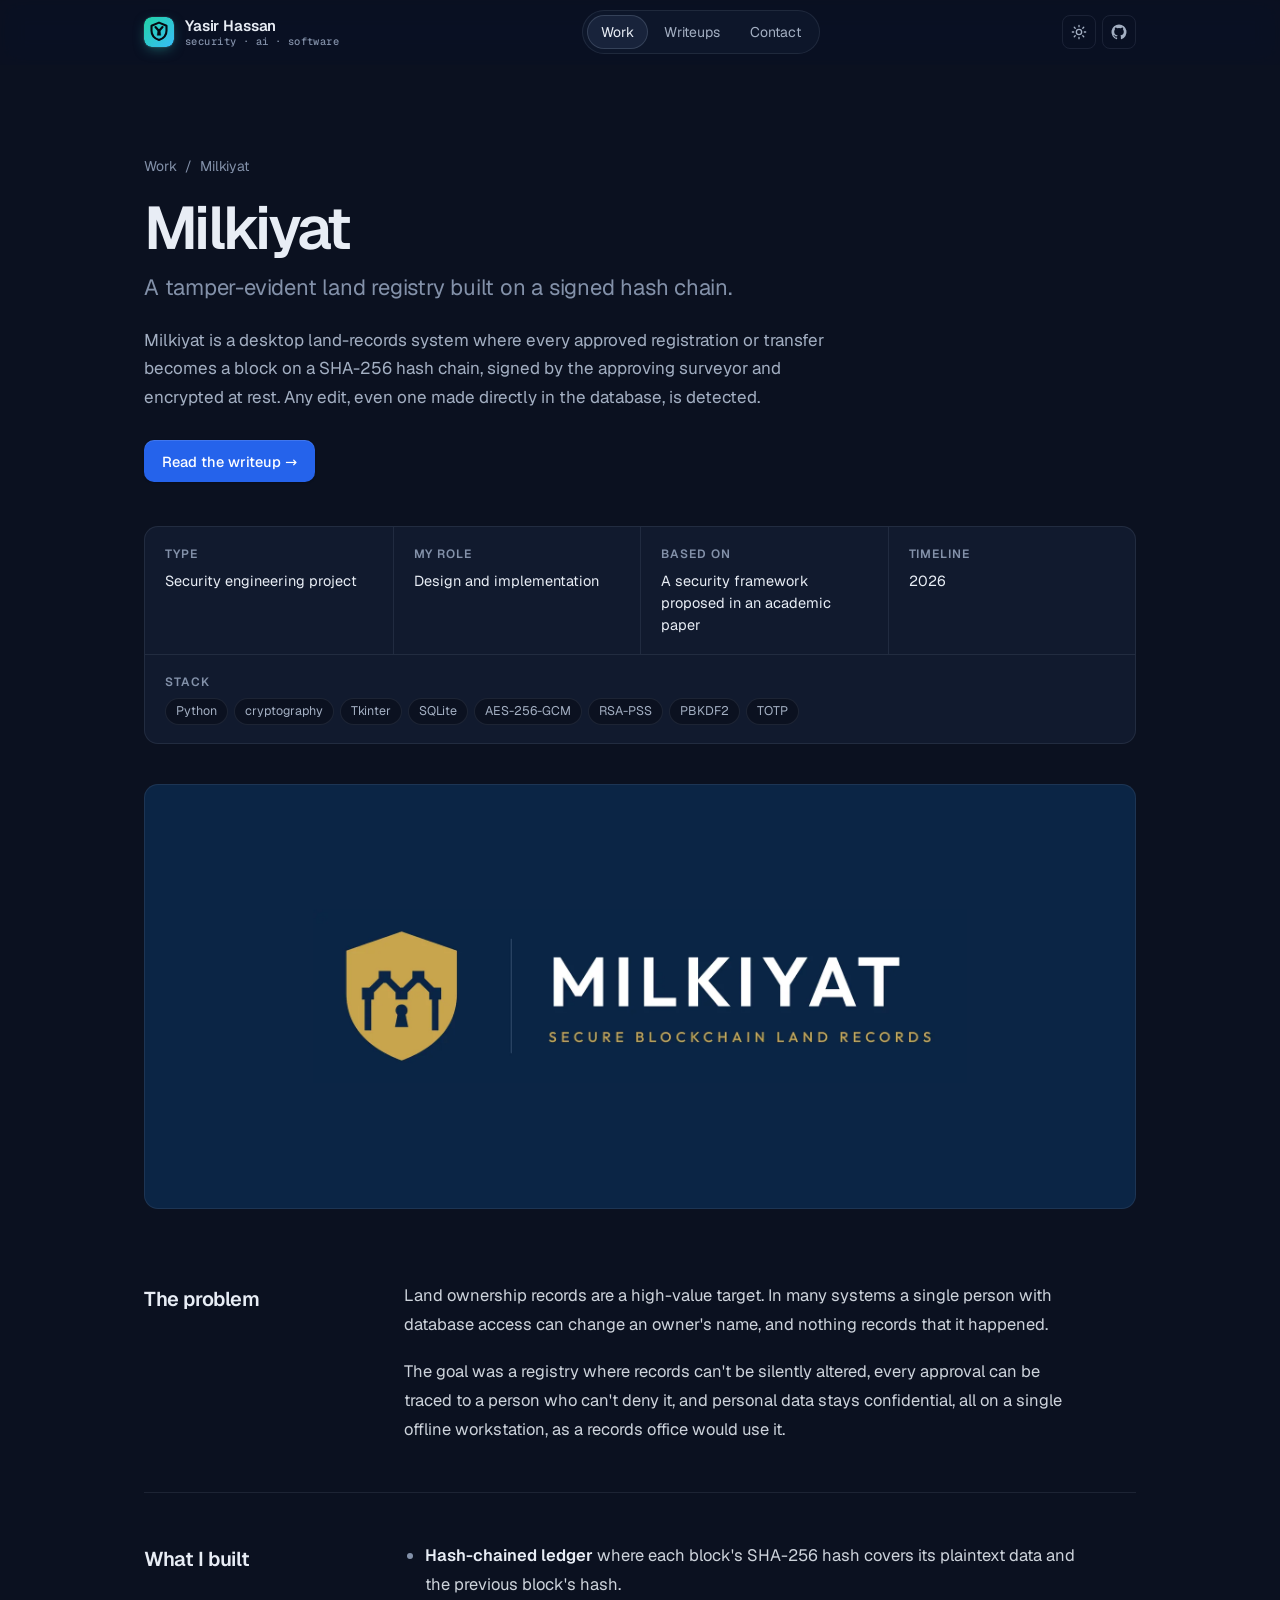
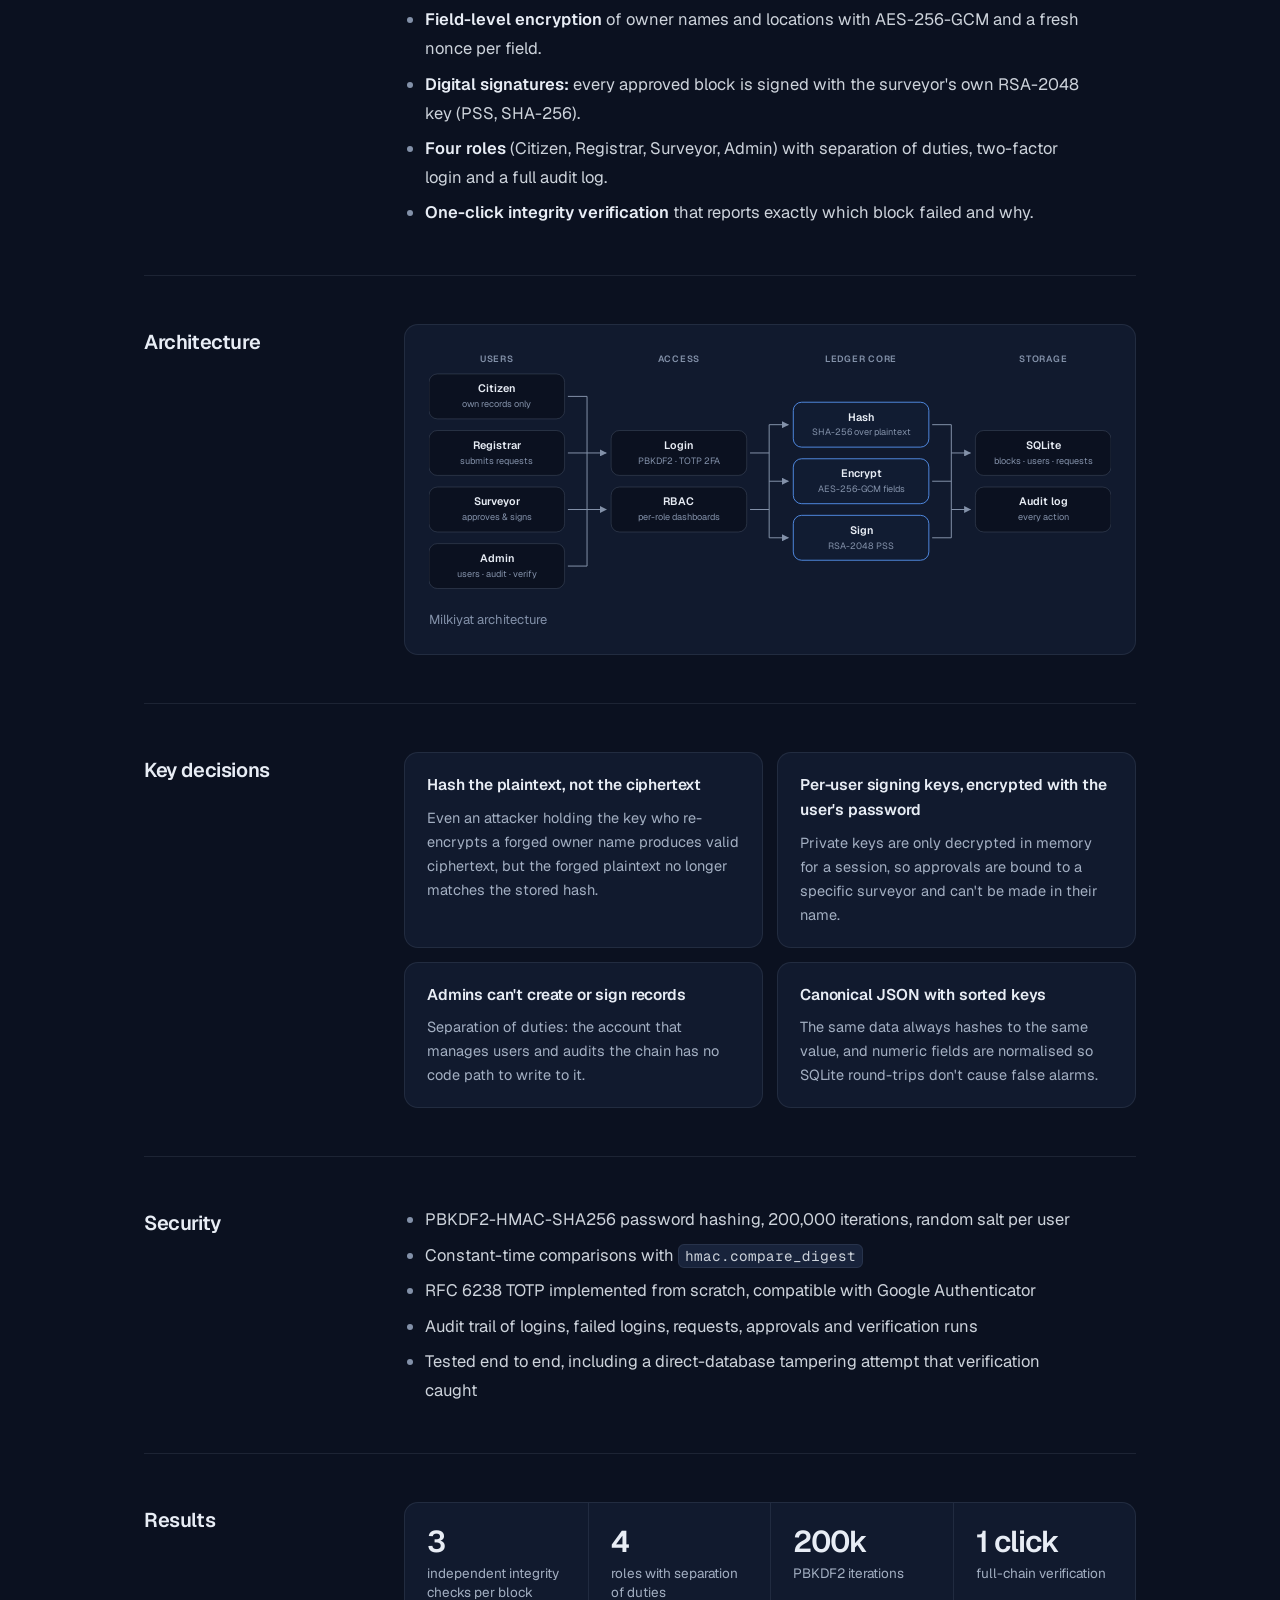
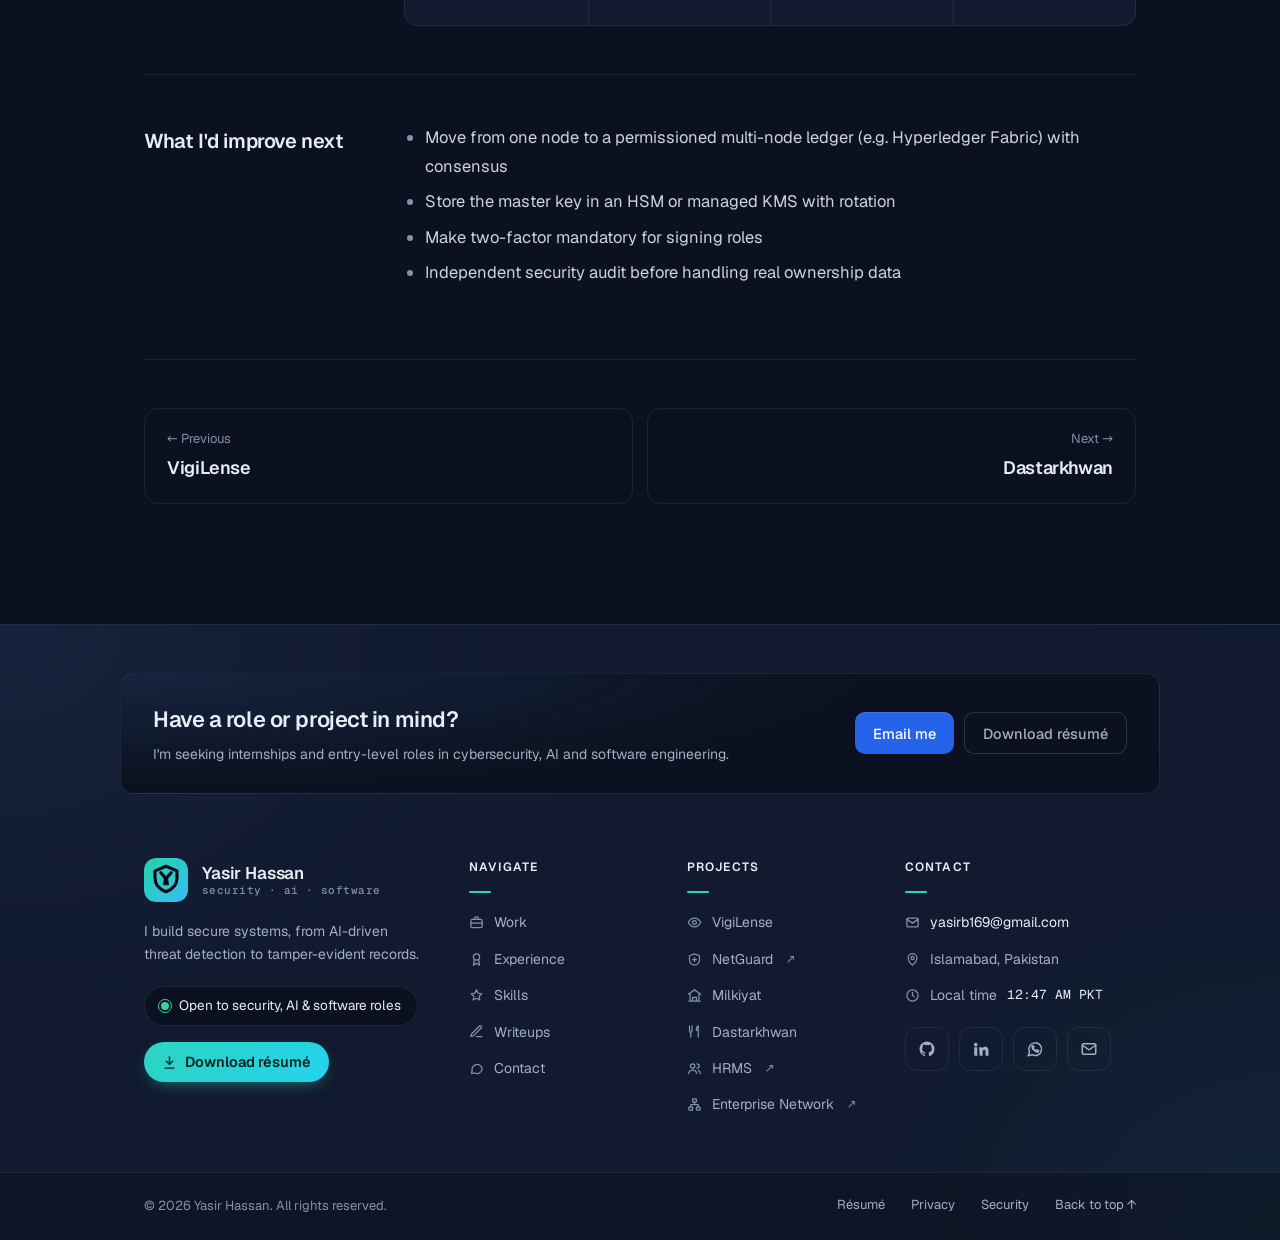
<file: projects/milkiyat/index.html>
<!doctype html>
<html lang="en">
<head>
<meta charset="utf-8">
<meta name="viewport" content="width=device-width, initial-scale=1">
<meta http-equiv="Content-Security-Policy" content="default-src 'self'; script-src 'self' https://gc.zgo.at; style-src 'self'; font-src 'self'; img-src 'self' data: https://*.goatcounter.com; connect-src 'self' https://*.goatcounter.com; base-uri 'self'; form-action 'none'; object-src 'none'">
<meta name="referrer" content="strict-origin-when-cross-origin">
<title>Milkiyat case study · Yasir Hassan</title>
<meta name="description" content="Milkiyat is a desktop land-records system where every approved registration or transfer becomes a block on a SHA-256 hash chain, signed by the approving surveyor and encrypted at rest. Any edit, even one made directly in the database, is detected.">
<meta name="author" content="Yasir Hassan">
<meta name="theme-color" content="#0b1120">
<meta name="color-scheme" content="dark light">
<link rel="canonical" href="https://yasirhassan.tech/projects/milkiyat/">
<meta property="og:type" content="article">
<meta property="og:url" content="https://yasirhassan.tech/projects/milkiyat/">
<meta property="og:site_name" content="Yasir Hassan">
<meta property="og:title" content="Milkiyat case study · Yasir Hassan">
<meta property="og:description" content="Milkiyat is a desktop land-records system where every approved registration or transfer becomes a block on a SHA-256 hash chain, signed by the approving surveyor and encrypted at rest. Any edit, even one made directly in the database, is detected.">
<meta property="og:image" content="https://yasirhassan.tech/assets/og-image.png">
<meta name="twitter:card" content="summary_large_image">
<link rel="icon" href="/assets/favicon.svg?v=3" type="image/svg+xml">
<link rel="apple-touch-icon" href="/assets/apple-touch-icon.png?v=3">
<link rel="alternate" type="application/rss+xml" title="Yasir Hassan · Writeups" href="/writeups/feed.xml">
<script src="/js/theme.js"></script>
<script src="/js/analytics.js" defer></script>
<script type="application/ld+json">{"@context": "https://schema.org", "@type": "CreativeWork", "name": "Milkiyat", "headline": "A tamper-evident land registry built on a signed hash chain.", "description": "Milkiyat is a desktop land-records system where every approved registration or transfer becomes a block on a SHA-256 hash chain, signed by the approving surveyor and encrypted at rest. Any edit, even one made directly in the database, is detected.", "author": {"@type": "Person", "name": "Yasir Hassan", "url": "https://yasirhassan.tech/"}, "url": "https://yasirhassan.tech/projects/milkiyat/", "keywords": "Python, cryptography, Tkinter, SQLite, AES-256-GCM, RSA-PSS, PBKDF2, TOTP"}</script>
<link rel="preload" href="/assets/fonts/geist-latin.woff2" as="font" type="font/woff2" crossorigin>
<link rel="stylesheet" href="/css/fonts.css">
<link rel="stylesheet" href="/css/style.css?v=20261022d">
<link rel="stylesheet" href="/css/post.css?v=20261022d">
<link rel="stylesheet" href="/css/case-study.css">
</head>
<body>
<a class="skip" href="#main">Skip to content</a>
<header class="header">
  <nav class="container nav nav--sub" aria-label="Main">
    <a href="/" class="brand" aria-label="Yasir Hassan, home">
      <img src="/assets/favicon.svg?v=3" alt="" width="24" height="24">
      <span class="brand-text"><span class="brand-name">Yasir Hassan</span><span class="brand-tag">security · ai · software</span></span>
    </a>
    <div class="nav-links nav-links--static">
      <a href="/#work" class="active">Work</a>
      <a href="/writeups/">Writeups</a>
      <a href="/#contact">Contact</a>
    </div>
    <div class="nav-actions">
      <button class="icon-btn" id="themeBtn" aria-label="Toggle theme">
        <svg class="i-sun" width="16" height="16" viewBox="0 0 24 24" fill="none" stroke="currentColor" stroke-width="2" stroke-linecap="round"><circle cx="12" cy="12" r="4"/><path d="M12 2v2M12 20v2M4.9 4.9l1.4 1.4M17.7 17.7l1.4 1.4M2 12h2M20 12h2M4.9 19.1l1.4-1.4M17.7 6.3l1.4-1.4"/></svg>
        <svg class="i-moon" width="16" height="16" viewBox="0 0 24 24" fill="none" stroke="currentColor" stroke-width="2" stroke-linecap="round"><path d="M21 12.8A9 9 0 1 1 11.2 3a7 7 0 0 0 9.8 9.8z"/></svg>
      </button>
      <a class="icon-btn" href="https://github.com/yasirhassan-sec" target="_blank" rel="noopener" aria-label="GitHub"><svg width="18" height="18" viewBox="0 0 24 24" fill="currentColor"><path d="M12 2a10 10 0 0 0-3.2 19.5c.5.1.7-.2.7-.5v-1.7c-2.8.6-3.4-1.3-3.4-1.3-.5-1.2-1.1-1.5-1.1-1.5-.9-.6.1-.6.1-.6 1 .1 1.5 1 1.5 1 .9 1.6 2.4 1.1 3 .9.1-.7.4-1.1.6-1.4-2.2-.3-4.6-1.1-4.6-5 0-1.1.4-2 1-2.7-.1-.3-.4-1.3.1-2.7 0 0 .8-.3 2.8 1a9.6 9.6 0 0 1 5 0c1.9-1.3 2.8-1 2.8-1 .5 1.4.2 2.4.1 2.7.6.7 1 1.6 1 2.7 0 3.9-2.3 4.7-4.6 5 .4.3.7.9.7 1.9V21c0 .3.2.6.7.5A10 10 0 0 0 12 2z"/></svg></a>
    </div>
  </nav>
</header>
<main id="main">
<article class="cs">
  <header class="cs-head container">
    <nav class="crumb" aria-label="Breadcrumb"><a href="/#work">Work</a><span>/</span><span>Milkiyat</span></nav>
    <h1>Milkiyat</h1>
    <p class="cs-tagline">A tamper-evident land registry built on a signed hash chain.</p>
    <p class="cs-summary">Milkiyat is a desktop land-records system where every approved registration or transfer becomes a block on a SHA-256 hash chain, signed by the approving surveyor and encrypted at rest. Any edit, even one made directly in the database, is detected.</p>
    <div class="cs-links"><a class="btn btn-light" href="/writeups/tamper-evident-land-registry/">Read the writeup →</a></div>
    <dl class="cs-meta"><div><dt>Type</dt><dd>Security engineering project</dd></div><div><dt>My role</dt><dd>Design and implementation</dd></div><div><dt>Based on</dt><dd>A security framework proposed in an academic paper</dd></div><div><dt>Timeline</dt><dd>2026</dd></div><div class="cs-meta-stack"><dt>Stack</dt><dd><ul class="tags"><li>Python</li><li>cryptography</li><li>Tkinter</li><li>SQLite</li><li>AES-256-GCM</li><li>RSA-PSS</li><li>PBKDF2</li><li>TOTP</li></ul></dd></div></dl>
  </header>

  <div class="container">
    <figure class="cs-hero card-media media-milkiyat">
      <img src="/assets/milkiyat-logo.webp" alt="Milkiyat" width="1400" height="374" fetchpriority="high">
    </figure>
  </div>

  <div class="cs-body container">
    <section class="cs-section">
      <h2>The problem</h2>
      <div class="prose"><p>Land ownership records are a high-value target. In many systems a single person with database access can change an owner's name, and nothing records that it happened.</p>
<p>The goal was a registry where records can't be silently altered, every approval can be traced to a person who can't deny it, and personal data stays confidential, all on a single offline workstation, as a records office would use it.</p></div>
    </section>

    <section class="cs-section">
      <h2>What I built</h2>
      <div class="prose"><ul>
<li><strong>Hash-chained ledger</strong> where each block's SHA-256 hash covers its plaintext data and the previous block's hash.</li>
<li><strong>Field-level encryption</strong> of owner names and locations with AES-256-GCM and a fresh nonce per field.</li>
<li><strong>Digital signatures:</strong> every approved block is signed with the surveyor's own RSA-2048 key (PSS, SHA-256).</li>
<li><strong>Four roles</strong> (Citizen, Registrar, Surveyor, Admin) with separation of duties, two-factor login and a full audit log.</li>
<li><strong>One-click integrity verification</strong> that reports exactly which block failed and why.</li>
</ul></div>
    </section>

    <section class="cs-section cs-section--wide">
      <h2>Architecture</h2>
      <figure class="dg-wrap">
        <svg class="dg" viewBox="0 0 820 296" role="img" aria-label="Milkiyat architecture: role-based users authenticate, requests are approved and signed into the encrypted hash chain, and a verifier checks every block" xmlns="http://www.w3.org/2000/svg">
<defs><marker id="arr" viewBox="0 0 10 10" refX="9" refY="5" markerWidth="7" markerHeight="7" orient="auto-start-reverse"><path d="M0 0L10 5L0 10z" class="dg-arrowhead"/></marker></defs>
<text x="81.5" y="16" class="dg-head" text-anchor="middle">Users</text>
<rect x="0.0" y="30.0" width="163.0" height="54" rx="10" class="dg-box"/>
<text x="81.5" y="52.0" class="dg-label" text-anchor="middle">Citizen</text>
<text x="81.5" y="70.0" class="dg-sub" text-anchor="middle">own records only</text>
<rect x="0.0" y="98.0" width="163.0" height="54" rx="10" class="dg-box"/>
<text x="81.5" y="120.0" class="dg-label" text-anchor="middle">Registrar</text>
<text x="81.5" y="138.0" class="dg-sub" text-anchor="middle">submits requests</text>
<rect x="0.0" y="166.0" width="163.0" height="54" rx="10" class="dg-box"/>
<text x="81.5" y="188.0" class="dg-label" text-anchor="middle">Surveyor</text>
<text x="81.5" y="206.0" class="dg-sub" text-anchor="middle">approves &amp; signs</text>
<rect x="0.0" y="234.0" width="163.0" height="54" rx="10" class="dg-box"/>
<text x="81.5" y="256.0" class="dg-label" text-anchor="middle">Admin</text>
<text x="81.5" y="274.0" class="dg-sub" text-anchor="middle">users · audit · verify</text>
<text x="300.5" y="16" class="dg-head" text-anchor="middle">Access</text>
<rect x="219.0" y="98.0" width="163.0" height="54" rx="10" class="dg-box"/>
<text x="300.5" y="120.0" class="dg-label" text-anchor="middle">Login</text>
<text x="300.5" y="138.0" class="dg-sub" text-anchor="middle">PBKDF2 · TOTP 2FA</text>
<rect x="219.0" y="166.0" width="163.0" height="54" rx="10" class="dg-box"/>
<text x="300.5" y="188.0" class="dg-label" text-anchor="middle">RBAC</text>
<text x="300.5" y="206.0" class="dg-sub" text-anchor="middle">per-role dashboards</text>
<text x="519.5" y="16" class="dg-head" text-anchor="middle">Ledger core</text>
<rect x="438.0" y="64.0" width="163.0" height="54" rx="10" class="dg-box dg-box--accent"/>
<text x="519.5" y="86.0" class="dg-label" text-anchor="middle">Hash</text>
<text x="519.5" y="104.0" class="dg-sub" text-anchor="middle">SHA-256 over plaintext</text>
<rect x="438.0" y="132.0" width="163.0" height="54" rx="10" class="dg-box dg-box--accent"/>
<text x="519.5" y="154.0" class="dg-label" text-anchor="middle">Encrypt</text>
<text x="519.5" y="172.0" class="dg-sub" text-anchor="middle">AES-256-GCM fields</text>
<rect x="438.0" y="200.0" width="163.0" height="54" rx="10" class="dg-box dg-box--accent"/>
<text x="519.5" y="222.0" class="dg-label" text-anchor="middle">Sign</text>
<text x="519.5" y="240.0" class="dg-sub" text-anchor="middle">RSA-2048 PSS</text>
<text x="738.5" y="16" class="dg-head" text-anchor="middle">Storage</text>
<rect x="657.0" y="98.0" width="163.0" height="54" rx="10" class="dg-box"/>
<text x="738.5" y="120.0" class="dg-label" text-anchor="middle">SQLite</text>
<text x="738.5" y="138.0" class="dg-sub" text-anchor="middle">blocks · users · requests</text>
<rect x="657.0" y="166.0" width="163.0" height="54" rx="10" class="dg-box"/>
<text x="738.5" y="188.0" class="dg-label" text-anchor="middle">Audit log</text>
<text x="738.5" y="206.0" class="dg-sub" text-anchor="middle">every action</text>
<path d="M167.0 57.0 H190.0" class="dg-line"/>
<path d="M167.0 125.0 H190.0" class="dg-line"/>
<path d="M167.0 193.0 H190.0" class="dg-line"/>
<path d="M167.0 261.0 H190.0" class="dg-line"/>
<path d="M190.0 125.0 H213.0" class="dg-line" marker-end="url(#arr)"/>
<path d="M190.0 193.0 H213.0" class="dg-line" marker-end="url(#arr)"/>
<path d="M190.0 57.0 V261.0" class="dg-line"/>
<path d="M386.0 125.0 H409.0" class="dg-line"/>
<path d="M386.0 193.0 H409.0" class="dg-line"/>
<path d="M409.0 91.0 H432.0" class="dg-line" marker-end="url(#arr)"/>
<path d="M409.0 159.0 H432.0" class="dg-line" marker-end="url(#arr)"/>
<path d="M409.0 227.0 H432.0" class="dg-line" marker-end="url(#arr)"/>
<path d="M409.0 91.0 V227.0" class="dg-line"/>
<path d="M605.0 91.0 H628.0" class="dg-line"/>
<path d="M605.0 159.0 H628.0" class="dg-line"/>
<path d="M605.0 227.0 H628.0" class="dg-line"/>
<path d="M628.0 125.0 H651.0" class="dg-line" marker-end="url(#arr)"/>
<path d="M628.0 193.0 H651.0" class="dg-line" marker-end="url(#arr)"/>
<path d="M628.0 91.0 V227.0" class="dg-line"/>
</svg>
        <figcaption>Milkiyat architecture</figcaption>
      </figure>
    </section>

    <section class="cs-section cs-section--wide">
      <h2>Key decisions</h2>
      <div class="decisions"><div class="decision"><h3>Hash the plaintext, not the ciphertext</h3><p>Even an attacker holding the key who re-encrypts a forged owner name produces valid ciphertext, but the forged plaintext no longer matches the stored hash.</p></div><div class="decision"><h3>Per-user signing keys, encrypted with the user's password</h3><p>Private keys are only decrypted in memory for a session, so approvals are bound to a specific surveyor and can't be made in their name.</p></div><div class="decision"><h3>Admins can't create or sign records</h3><p>Separation of duties: the account that manages users and audits the chain has no code path to write to it.</p></div><div class="decision"><h3>Canonical JSON with sorted keys</h3><p>The same data always hashes to the same value, and numeric fields are normalised so SQLite round-trips don't cause false alarms.</p></div></div>
    </section>

    <section class="cs-section">
      <h2>Security</h2>
      <div class="prose"><ul><li>PBKDF2-HMAC-SHA256 password hashing, 200,000 iterations, random salt per user</li><li>Constant-time comparisons with <code>hmac.compare_digest</code></li><li>RFC 6238 TOTP implemented from scratch, compatible with Google Authenticator</li><li>Audit trail of logins, failed logins, requests, approvals and verification runs</li><li>Tested end to end, including a direct-database tampering attempt that verification caught</li></ul></div>
    </section>

    <section class="cs-section cs-section--wide">
      <h2>Results</h2>
      <div class="results"><div><b>3</b><span>independent integrity checks per block</span></div><div><b>4</b><span>roles with separation of duties</span></div><div><b>200k</b><span>PBKDF2 iterations</span></div><div><b>1 click</b><span>full-chain verification</span></div></div>
    </section>

    <section class="cs-section">
      <h2>What I'd improve next</h2>
      <div class="prose"><ul><li>Move from one node to a permissioned multi-node ledger (e.g. Hyperledger Fabric) with consensus</li><li>Store the master key in an HSM or managed KMS with rotation</li><li>Make two-factor mandatory for signing roles</li><li>Independent security audit before handling real ownership data</li></ul></div>
    </section>

    <nav class="cs-pager" aria-label="More projects">
      <a href="/projects/vigilense/"><span>← Previous</span><b>VigiLense</b></a>
      <a href="/projects/dastarkhwan/" class="next"><span>Next →</span><b>Dastarkhwan</b></a>
    </nav>
  </div>
</article>
</main>
<footer class="footer">
  <div class="container footer-cta">
    <div>
      <h2>Have a role or project in mind?</h2>
      <p>I'm seeking internships and entry-level roles in cybersecurity, AI and software engineering.</p>
    </div>
    <div class="footer-cta-actions">
      <a class="btn btn-light" href="mailto:yasirb169@gmail.com">Email me</a>
      <a class="btn btn-outline" href="/assets/Yasir_Hassan_Resume.pdf" download>Download résumé</a>
    </div>
  </div>
  <div class="container footer-top">
    <div class="footer-about">
      <a href="/" class="brand"><img src="/assets/favicon.svg?v=3" alt="" width="44" height="44"><span class="brand-text"><span class="brand-name">Yasir Hassan</span><span class="brand-tag">security · ai · software</span></span></a>
      <p>I build secure systems, from AI-driven threat detection to tamper-evident records.</p>
      <span class="footer-status"><span class="pulse" aria-hidden="true"></span>Open to security, AI &amp; software roles</span>
      <a class="btn btn-teal footer-resume" href="/assets/Yasir_Hassan_Resume.pdf" download><svg width="15" height="15" viewBox="0 0 24 24" fill="none" stroke="currentColor" stroke-width="2.2" stroke-linecap="round" stroke-linejoin="round" aria-hidden="true"><path d="M12 3v12m-5-5 5 5 5-5M5 21h14"/></svg>Download résumé</a>
    </div>
    <nav class="footer-col" aria-label="Site">
      <h2>Navigate</h2>
      <a href="/#work"><svg class="fi" width="15" height="15" viewBox="0 0 24 24" fill="none" stroke="currentColor" stroke-width="2" stroke-linecap="round" stroke-linejoin="round" aria-hidden="true"><rect x="3" y="7" width="18" height="13" rx="2"/><path d="M9 7V5a2 2 0 0 1 2-2h2a2 2 0 0 1 2 2v2M3 13h18"/></svg>Work</a>
      <a href="/#experience"><svg class="fi" width="15" height="15" viewBox="0 0 24 24" fill="none" stroke="currentColor" stroke-width="2" stroke-linecap="round" stroke-linejoin="round" aria-hidden="true"><circle cx="12" cy="8" r="5"/><path d="m8.5 12.5-1.5 8.5 5-3 5 3-1.5-8.5"/></svg>Experience</a>
      <a href="/#skills"><svg class="fi" width="15" height="15" viewBox="0 0 24 24" fill="none" stroke="currentColor" stroke-width="2" stroke-linecap="round" stroke-linejoin="round" aria-hidden="true"><path d="m12 3 2.6 5.3 5.9.9-4.3 4.1 1 5.8L12 16.4 6.8 19.1l1-5.8L3.5 9.2l5.9-.9z"/></svg>Skills</a>
      <a href="/writeups/"><svg class="fi" width="15" height="15" viewBox="0 0 24 24" fill="none" stroke="currentColor" stroke-width="2" stroke-linecap="round" stroke-linejoin="round" aria-hidden="true"><path d="M12 20h9"/><path d="M16.5 3.5a2.1 2.1 0 0 1 3 3L7 19l-4 1 1-4z"/></svg>Writeups</a>
      <a href="/#contact"><svg class="fi" width="15" height="15" viewBox="0 0 24 24" fill="none" stroke="currentColor" stroke-width="2" stroke-linecap="round" stroke-linejoin="round" aria-hidden="true"><path d="M21 12a8 8 0 0 1-11.6 7.1L4 20l1-4.4A8 8 0 1 1 21 12z"/></svg>Contact</a>
    </nav>
    <nav class="footer-col" aria-label="Projects">
      <h2>Projects</h2>
      <a href="/projects/vigilense/"><svg class="fi" width="15" height="15" viewBox="0 0 24 24" fill="none" stroke="currentColor" stroke-width="2" stroke-linecap="round" stroke-linejoin="round" aria-hidden="true"><path d="M2 12s3.6-7 10-7 10 7 10 7-3.6 7-10 7-10-7-10-7z"/><circle cx="12" cy="12" r="3"/></svg>VigiLense</a>
      <a href="https://github.com/yasirhassan-sec/netguard" target="_blank" rel="noopener"><svg class="fi" width="15" height="15" viewBox="0 0 24 24" fill="none" stroke="currentColor" stroke-width="2" stroke-linecap="round" stroke-linejoin="round" aria-hidden="true"><path d="M12 3 4 6v6c0 5 3.4 8.3 8 9 4.6-.7 8-4 8-9V6z"/><path d="M9 12h6M12 9v6"/></svg>NetGuard <span class="ext" aria-hidden="true">↗</span></a>
      <a href="/projects/milkiyat/"><svg class="fi" width="15" height="15" viewBox="0 0 24 24" fill="none" stroke="currentColor" stroke-width="2" stroke-linecap="round" stroke-linejoin="round" aria-hidden="true"><path d="M3 21h18M5 21V10M19 21V10M9 21v-6h6v6M2 10l10-7 10 7"/></svg>Milkiyat</a>
      <a href="/projects/dastarkhwan/"><svg class="fi" width="15" height="15" viewBox="0 0 24 24" fill="none" stroke="currentColor" stroke-width="2" stroke-linecap="round" stroke-linejoin="round" aria-hidden="true"><path d="M4 3v8a2 2 0 0 0 2 2h0a2 2 0 0 0 2-2V3M6 13v8M18 21V3c-2 1-3 4-3 7h3"/></svg>Dastarkhwan</a>
      <a href="https://github.com/yasirhassan-sec/HRMS-Java-JDBC" target="_blank" rel="noopener"><svg class="fi" width="15" height="15" viewBox="0 0 24 24" fill="none" stroke="currentColor" stroke-width="2" stroke-linecap="round" stroke-linejoin="round" aria-hidden="true"><circle cx="9" cy="8" r="3.5"/><path d="M2.5 20c.6-3.6 3.3-5.5 6.5-5.5s5.9 1.9 6.5 5.5M16 4.5a3.5 3.5 0 0 1 0 7M21.5 20c-.3-2.4-1.6-4-3.5-4.9"/></svg>HRMS <span class="ext" aria-hidden="true">↗</span></a>
      <a href="https://github.com/yasirhassan-sec/Enterprise-Network-Simulation-Cisco-Packet-Tracer-" target="_blank" rel="noopener"><svg class="fi" width="15" height="15" viewBox="0 0 24 24" fill="none" stroke="currentColor" stroke-width="2" stroke-linecap="round" stroke-linejoin="round" aria-hidden="true"><rect x="9" y="3" width="6" height="5" rx="1"/><rect x="3" y="16" width="6" height="5" rx="1"/><rect x="15" y="16" width="6" height="5" rx="1"/><path d="M12 8v4M6 16v-4h12v4"/></svg>Enterprise Network <span class="ext" aria-hidden="true">↗</span></a>
    </nav>
    <div class="footer-col">
      <h2>Contact</h2>
      <a class="footer-email" href="mailto:yasirb169@gmail.com"><svg class="fi" width="15" height="15" viewBox="0 0 24 24" fill="none" stroke="currentColor" stroke-width="2" stroke-linecap="round" stroke-linejoin="round" aria-hidden="true"><rect x="3" y="5" width="18" height="14" rx="2"/><path d="m3 7 9 6 9-6"/></svg>yasirb169@gmail.com</a>
      <span class="footer-meta"><svg class="fi" width="15" height="15" viewBox="0 0 24 24" fill="none" stroke="currentColor" stroke-width="2" stroke-linecap="round" stroke-linejoin="round" aria-hidden="true"><path d="M12 21s-7-6.2-7-11.5a7 7 0 0 1 14 0C19 14.8 12 21 12 21z"/><circle cx="12" cy="9.5" r="2.5"/></svg>Islamabad, Pakistan</span>
      <span class="footer-meta"><svg class="fi" width="15" height="15" viewBox="0 0 24 24" fill="none" stroke="currentColor" stroke-width="2" stroke-linecap="round" stroke-linejoin="round" aria-hidden="true"><circle cx="12" cy="12" r="9"/><path d="M12 7v5l3 2"/></svg>Local time <span class="footer-time" data-local-time>PKT</span></span>
      <ul class="footer-social" aria-label="Profiles">
        <li><a href="https://github.com/yasirhassan-sec" target="_blank" rel="noopener" aria-label="GitHub"><svg width="16" height="16" viewBox="0 0 24 24" fill="currentColor" aria-hidden="true"><path d="M12 2a10 10 0 0 0-3.2 19.5c.5.1.7-.2.7-.5v-1.7c-2.8.6-3.4-1.3-3.4-1.3-.5-1.2-1.1-1.5-1.1-1.5-.9-.6.1-.6.1-.6 1 .1 1.5 1 1.5 1 .9 1.6 2.4 1.1 3 .9.1-.7.4-1.1.6-1.4-2.2-.3-4.6-1.1-4.6-5 0-1.1.4-2 1-2.7-.1-.3-.4-1.3.1-2.7 0 0 .8-.3 2.8 1a9.6 9.6 0 0 1 5 0c1.9-1.3 2.8-1 2.8-1 .5 1.4.2 2.4.1 2.7.6.7 1 1.6 1 2.7 0 3.9-2.3 4.7-4.6 5 .4.3.7.9.7 1.9V21c0 .3.2.6.7.5A10 10 0 0 0 12 2z"/></svg></a></li>
        <li><a href="https://www.linkedin.com/in/yasir-hassan-" target="_blank" rel="noopener" aria-label="LinkedIn"><svg width="16" height="16" viewBox="0 0 24 24" fill="currentColor" aria-hidden="true"><path d="M4.98 3.5a2.5 2.5 0 1 1 0 5 2.5 2.5 0 0 1 0-5zM3 9.5h4V21H3zM9.5 9.5h3.8v1.6h.1c.5-1 1.8-2 3.8-2 4 0 4.8 2.6 4.8 6V21h-4v-5.2c0-1.3 0-2.9-1.8-2.9s-2 1.4-2 2.8V21h-4z"/></svg></a></li>
        <li><a href="https://wa.me/923452830823" target="_blank" rel="noopener" aria-label="WhatsApp"><svg width="16" height="16" viewBox="0 0 24 24" fill="none" stroke="currentColor" stroke-width="2" stroke-linecap="round" stroke-linejoin="round" aria-hidden="true"><path d="M3 21l1.7-4.9A8.5 8.5 0 1 1 8 19.6z"/><path d="M9 9.5c.3 1.6 1.9 3.9 4.5 5l1.3-1.3 2 1-.5 1.6c-3.5.6-8.4-3.8-8.3-7.6L9.5 7.5l1 2z"/></svg></a></li>
        <li><a href="mailto:yasirb169@gmail.com" aria-label="Email"><svg width="16" height="16" viewBox="0 0 24 24" fill="none" stroke="currentColor" stroke-width="2" stroke-linecap="round" aria-hidden="true"><rect x="3" y="5" width="18" height="14" rx="2"/><path d="m3 7 9 6 9-6"/></svg></a></li>
      </ul>
    </div>
  </div>
  <div class="footer-bar">
    <div class="container footer-bottom">
      <span>© <span id="year">2026</span> Yasir Hassan. All rights reserved.</span>
      <nav aria-label="Legal">
        <a href="/assets/Yasir_Hassan_Resume.pdf" download>Résumé</a>
        <a href="/privacy/">Privacy</a>
        <a href="/security/">Security</a>
        <a href="#main" class="to-top-link">Back to top ↑</a>
      </nav>
    </div>
  </div>
</footer>
<script src="/js/page.js?v=20261022d" defer></script>
</body>
</html>
</file>
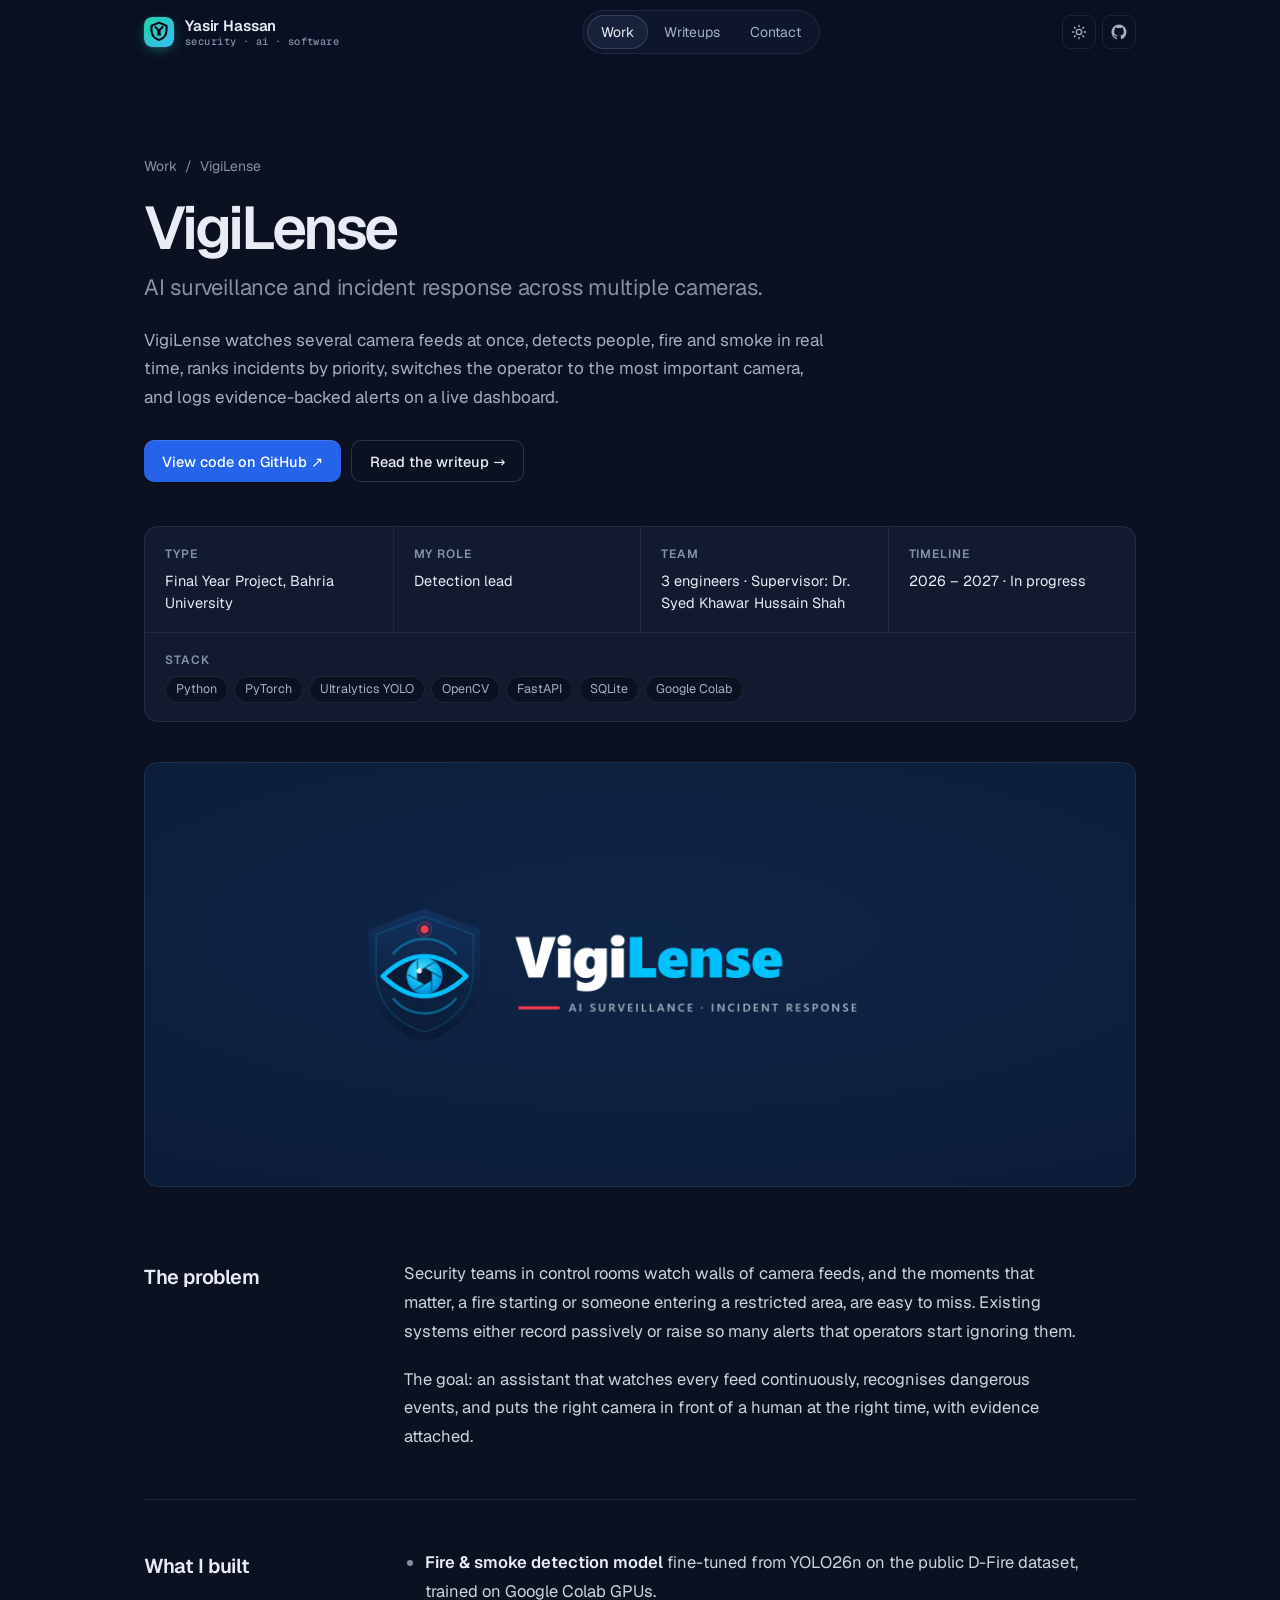
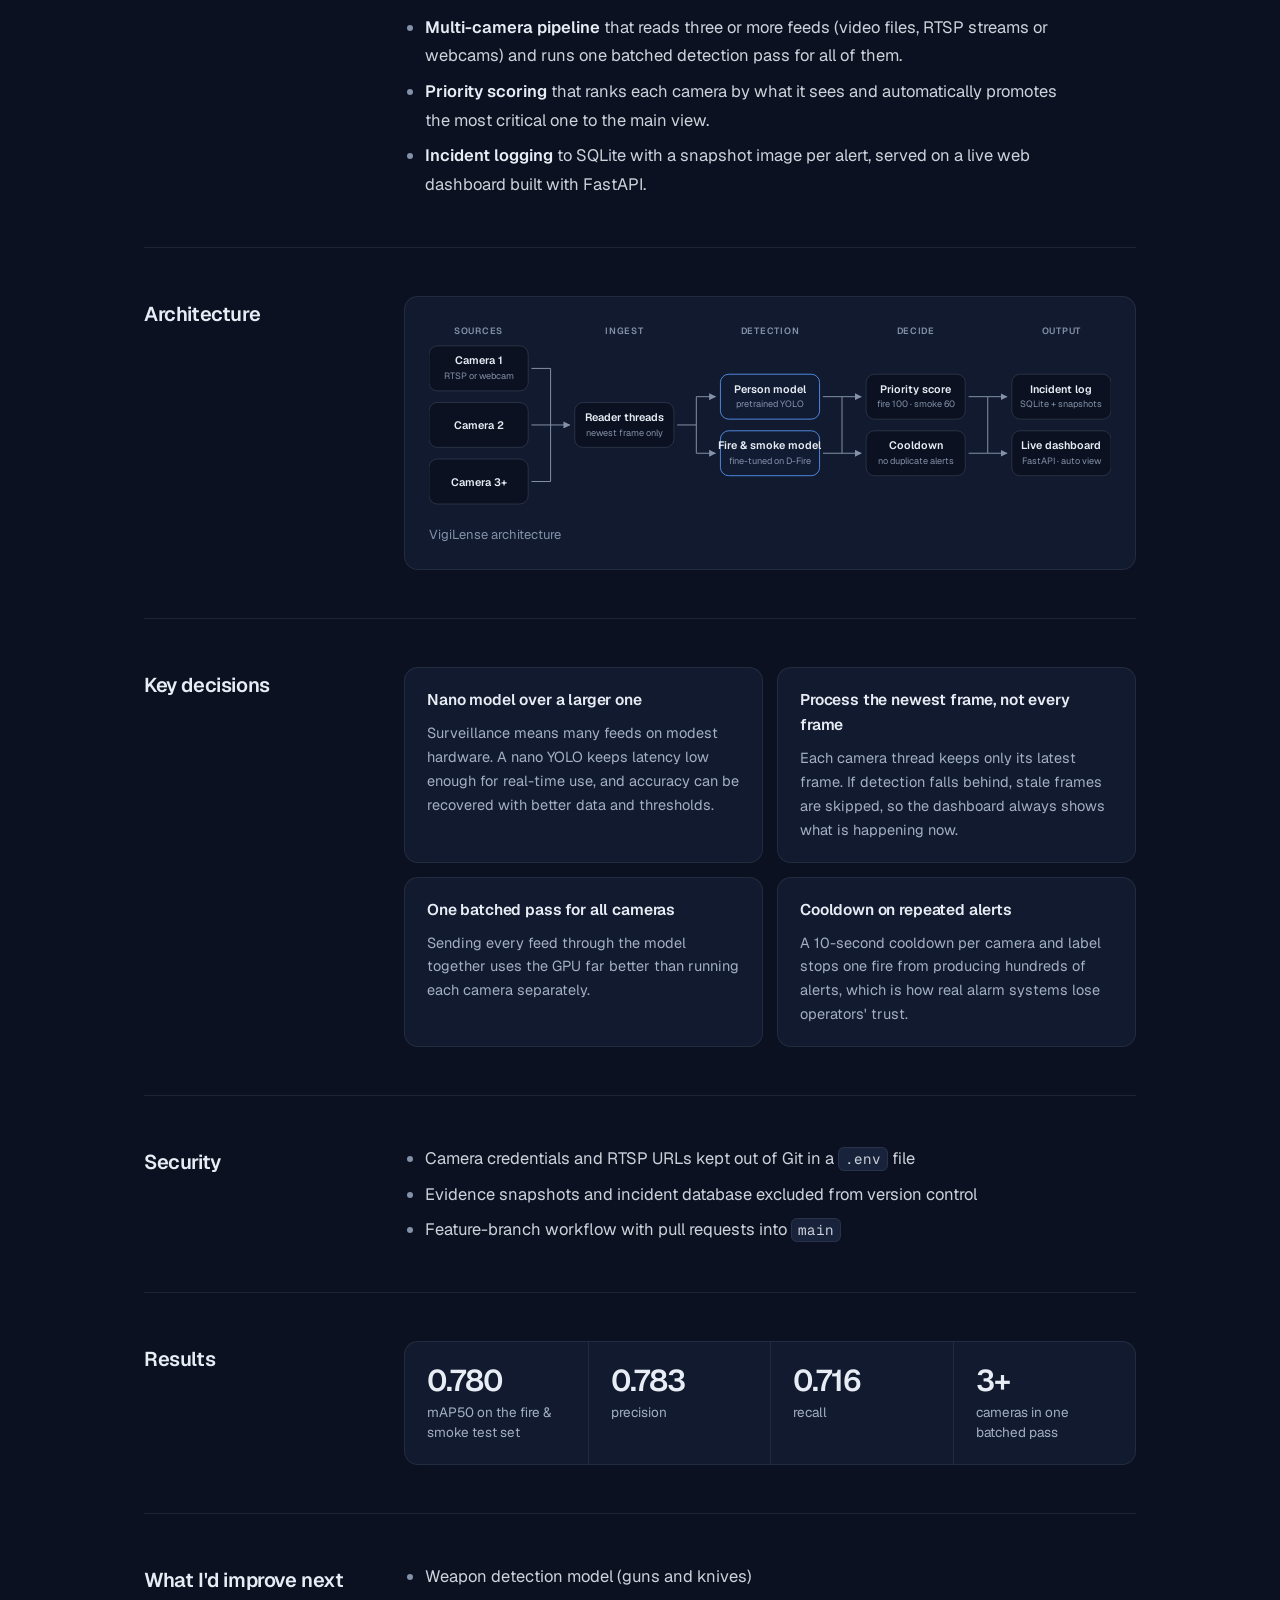
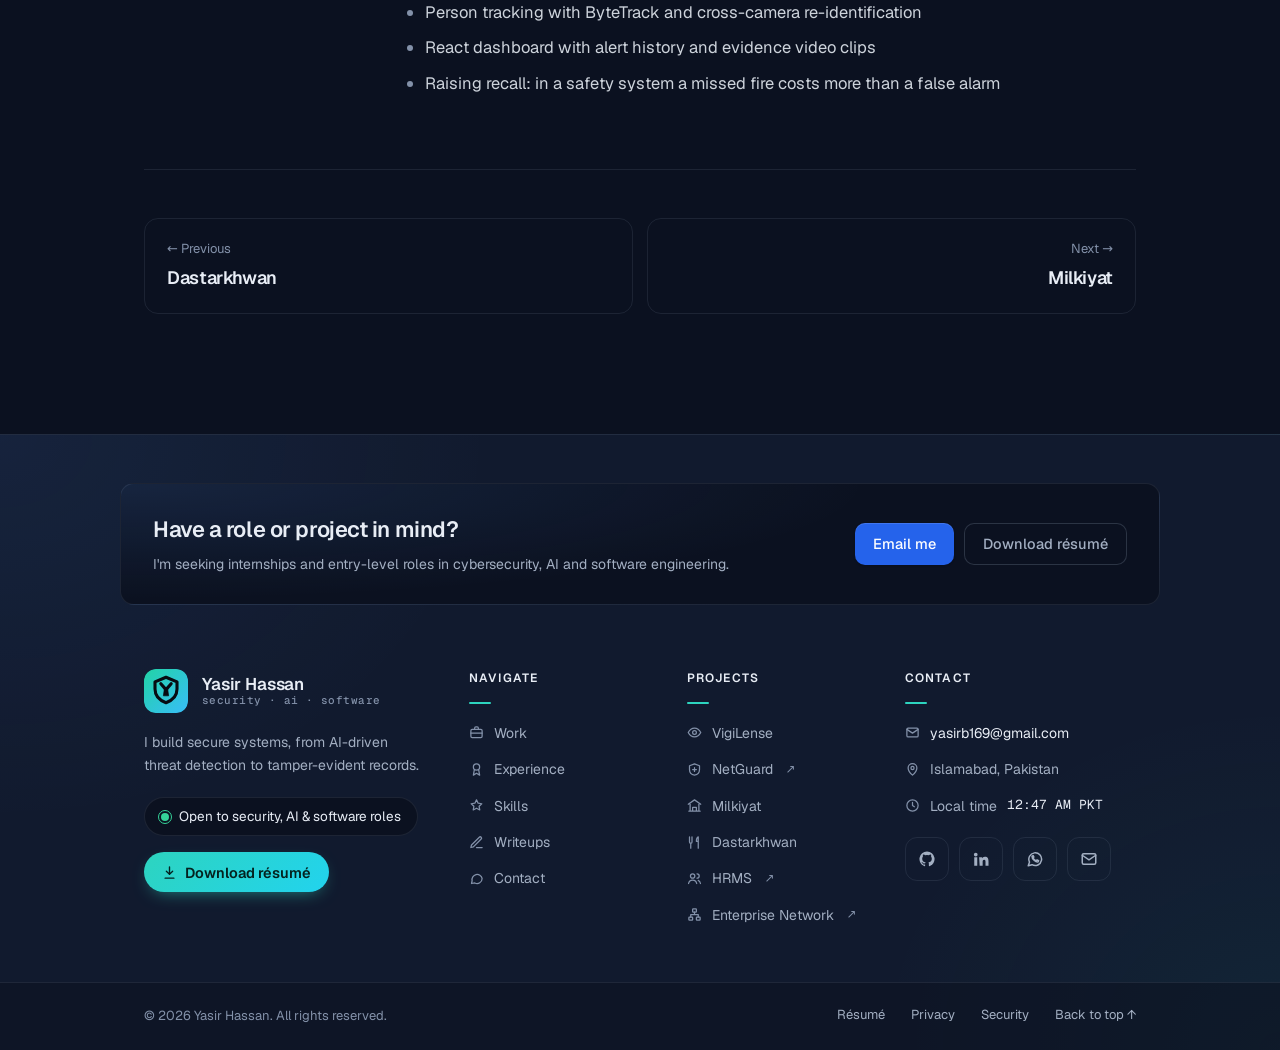
<file: projects/vigilense/index.html>
<!doctype html>
<html lang="en">
<head>
<meta charset="utf-8">
<meta name="viewport" content="width=device-width, initial-scale=1">
<meta http-equiv="Content-Security-Policy" content="default-src 'self'; script-src 'self' https://gc.zgo.at; style-src 'self'; font-src 'self'; img-src 'self' data: https://*.goatcounter.com; connect-src 'self' https://*.goatcounter.com; base-uri 'self'; form-action 'none'; object-src 'none'">
<meta name="referrer" content="strict-origin-when-cross-origin">
<title>VigiLense case study · Yasir Hassan</title>
<meta name="description" content="VigiLense watches several camera feeds at once, detects people, fire and smoke in real time, ranks incidents by priority, switches the operator to the most important camera, and logs evidence-backed alerts on a live dashboard.">
<meta name="author" content="Yasir Hassan">
<meta name="theme-color" content="#0b1120">
<meta name="color-scheme" content="dark light">
<link rel="canonical" href="https://yasirhassan.tech/projects/vigilense/">
<meta property="og:type" content="article">
<meta property="og:url" content="https://yasirhassan.tech/projects/vigilense/">
<meta property="og:site_name" content="Yasir Hassan">
<meta property="og:title" content="VigiLense case study · Yasir Hassan">
<meta property="og:description" content="VigiLense watches several camera feeds at once, detects people, fire and smoke in real time, ranks incidents by priority, switches the operator to the most important camera, and logs evidence-backed alerts on a live dashboard.">
<meta property="og:image" content="https://yasirhassan.tech/assets/og-image.png">
<meta name="twitter:card" content="summary_large_image">
<link rel="icon" href="/assets/favicon.svg?v=3" type="image/svg+xml">
<link rel="apple-touch-icon" href="/assets/apple-touch-icon.png?v=3">
<link rel="alternate" type="application/rss+xml" title="Yasir Hassan · Writeups" href="/writeups/feed.xml">
<script src="/js/theme.js"></script>
<script src="/js/analytics.js" defer></script>
<script type="application/ld+json">{"@context": "https://schema.org", "@type": "CreativeWork", "name": "VigiLense", "headline": "AI surveillance and incident response across multiple cameras.", "description": "VigiLense watches several camera feeds at once, detects people, fire and smoke in real time, ranks incidents by priority, switches the operator to the most important camera, and logs evidence-backed alerts on a live dashboard.", "author": {"@type": "Person", "name": "Yasir Hassan", "url": "https://yasirhassan.tech/"}, "url": "https://yasirhassan.tech/projects/vigilense/", "keywords": "Python, PyTorch, Ultralytics YOLO, OpenCV, FastAPI, SQLite, Google Colab"}</script>
<link rel="preload" href="/assets/fonts/geist-latin.woff2" as="font" type="font/woff2" crossorigin>
<link rel="stylesheet" href="/css/fonts.css">
<link rel="stylesheet" href="/css/style.css?v=20261022d">
<link rel="stylesheet" href="/css/post.css?v=20261022d">
<link rel="stylesheet" href="/css/case-study.css">
</head>
<body>
<a class="skip" href="#main">Skip to content</a>
<header class="header">
  <nav class="container nav nav--sub" aria-label="Main">
    <a href="/" class="brand" aria-label="Yasir Hassan, home">
      <img src="/assets/favicon.svg?v=3" alt="" width="24" height="24">
      <span class="brand-text"><span class="brand-name">Yasir Hassan</span><span class="brand-tag">security · ai · software</span></span>
    </a>
    <div class="nav-links nav-links--static">
      <a href="/#work" class="active">Work</a>
      <a href="/writeups/">Writeups</a>
      <a href="/#contact">Contact</a>
    </div>
    <div class="nav-actions">
      <button class="icon-btn" id="themeBtn" aria-label="Toggle theme">
        <svg class="i-sun" width="16" height="16" viewBox="0 0 24 24" fill="none" stroke="currentColor" stroke-width="2" stroke-linecap="round"><circle cx="12" cy="12" r="4"/><path d="M12 2v2M12 20v2M4.9 4.9l1.4 1.4M17.7 17.7l1.4 1.4M2 12h2M20 12h2M4.9 19.1l1.4-1.4M17.7 6.3l1.4-1.4"/></svg>
        <svg class="i-moon" width="16" height="16" viewBox="0 0 24 24" fill="none" stroke="currentColor" stroke-width="2" stroke-linecap="round"><path d="M21 12.8A9 9 0 1 1 11.2 3a7 7 0 0 0 9.8 9.8z"/></svg>
      </button>
      <a class="icon-btn" href="https://github.com/yasirhassan-sec" target="_blank" rel="noopener" aria-label="GitHub"><svg width="18" height="18" viewBox="0 0 24 24" fill="currentColor"><path d="M12 2a10 10 0 0 0-3.2 19.5c.5.1.7-.2.7-.5v-1.7c-2.8.6-3.4-1.3-3.4-1.3-.5-1.2-1.1-1.5-1.1-1.5-.9-.6.1-.6.1-.6 1 .1 1.5 1 1.5 1 .9 1.6 2.4 1.1 3 .9.1-.7.4-1.1.6-1.4-2.2-.3-4.6-1.1-4.6-5 0-1.1.4-2 1-2.7-.1-.3-.4-1.3.1-2.7 0 0 .8-.3 2.8 1a9.6 9.6 0 0 1 5 0c1.9-1.3 2.8-1 2.8-1 .5 1.4.2 2.4.1 2.7.6.7 1 1.6 1 2.7 0 3.9-2.3 4.7-4.6 5 .4.3.7.9.7 1.9V21c0 .3.2.6.7.5A10 10 0 0 0 12 2z"/></svg></a>
    </div>
  </nav>
</header>
<main id="main">
<article class="cs">
  <header class="cs-head container">
    <nav class="crumb" aria-label="Breadcrumb"><a href="/#work">Work</a><span>/</span><span>VigiLense</span></nav>
    <h1>VigiLense</h1>
    <p class="cs-tagline">AI surveillance and incident response across multiple cameras.</p>
    <p class="cs-summary">VigiLense watches several camera feeds at once, detects people, fire and smoke in real time, ranks incidents by priority, switches the operator to the most important camera, and logs evidence-backed alerts on a live dashboard.</p>
    <div class="cs-links"><a class="btn btn-light" href="https://github.com/yasirhassan-sec/vigilense" target=_blank rel=noopener>View code on GitHub ↗</a><a class="btn btn-outline" href="/writeups/fire-smoke-detection-yolo/">Read the writeup →</a></div>
    <dl class="cs-meta"><div><dt>Type</dt><dd>Final Year Project, Bahria University</dd></div><div><dt>My role</dt><dd>Detection lead</dd></div><div><dt>Team</dt><dd>3 engineers · Supervisor: Dr. Syed Khawar Hussain Shah</dd></div><div><dt>Timeline</dt><dd>2026 – 2027 · In progress</dd></div><div class="cs-meta-stack"><dt>Stack</dt><dd><ul class="tags"><li>Python</li><li>PyTorch</li><li>Ultralytics YOLO</li><li>OpenCV</li><li>FastAPI</li><li>SQLite</li><li>Google Colab</li></ul></dd></div></dl>
  </header>

  <div class="container">
    <figure class="cs-hero card-media media-navy">
      <img src="/assets/vigilense-logo-dark-1200.webp" alt="VigiLense" width="1200" height="330" fetchpriority="high">
    </figure>
  </div>

  <div class="cs-body container">
    <section class="cs-section">
      <h2>The problem</h2>
      <div class="prose"><p>Security teams in control rooms watch walls of camera feeds, and the moments that matter, a fire starting or someone entering a restricted area, are easy to miss. Existing systems either record passively or raise so many alerts that operators start ignoring them.</p>
<p>The goal: an assistant that watches every feed continuously, recognises dangerous events, and puts the right camera in front of a human at the right time, with evidence attached.</p></div>
    </section>

    <section class="cs-section">
      <h2>What I built</h2>
      <div class="prose"><ul>
<li><strong>Fire &amp; smoke detection model</strong> fine-tuned from YOLO26n on the public D-Fire dataset, trained on Google Colab GPUs.</li>
<li><strong>Multi-camera pipeline</strong> that reads three or more feeds (video files, RTSP streams or webcams) and runs one batched detection pass for all of them.</li>
<li><strong>Priority scoring</strong> that ranks each camera by what it sees and automatically promotes the most critical one to the main view.</li>
<li><strong>Incident logging</strong> to SQLite with a snapshot image per alert, served on a live web dashboard built with FastAPI.</li>
</ul></div>
    </section>

    <section class="cs-section cs-section--wide">
      <h2>Architecture</h2>
      <figure class="dg-wrap">
        <svg class="dg" viewBox="0 0 820 228" role="img" aria-label="VigiLense architecture: cameras feed a batched YOLO detector, which drives priority scoring, incident logging and the dashboard" xmlns="http://www.w3.org/2000/svg">
<defs><marker id="arr" viewBox="0 0 10 10" refX="9" refY="5" markerWidth="7" markerHeight="7" orient="auto-start-reverse"><path d="M0 0L10 5L0 10z" class="dg-arrowhead"/></marker></defs>
<text x="59.6" y="16" class="dg-head" text-anchor="middle">Sources</text>
<rect x="0.0" y="30.0" width="119.2" height="54" rx="10" class="dg-box"/>
<text x="59.6" y="52.0" class="dg-label" text-anchor="middle">Camera 1</text>
<text x="59.6" y="70.0" class="dg-sub" text-anchor="middle">RTSP or webcam</text>
<rect x="0.0" y="98.0" width="119.2" height="54" rx="10" class="dg-box"/>
<text x="59.6" y="130.0" class="dg-label" text-anchor="middle">Camera 2</text>
<rect x="0.0" y="166.0" width="119.2" height="54" rx="10" class="dg-box"/>
<text x="59.6" y="198.0" class="dg-label" text-anchor="middle">Camera 3+</text>
<text x="234.8" y="16" class="dg-head" text-anchor="middle">Ingest</text>
<rect x="175.2" y="98.0" width="119.2" height="54" rx="10" class="dg-box"/>
<text x="234.8" y="120.0" class="dg-label" text-anchor="middle">Reader threads</text>
<text x="234.8" y="138.0" class="dg-sub" text-anchor="middle">newest frame only</text>
<text x="410.0" y="16" class="dg-head" text-anchor="middle">Detection</text>
<rect x="350.4" y="64.0" width="119.2" height="54" rx="10" class="dg-box dg-box--accent"/>
<text x="410.0" y="86.0" class="dg-label" text-anchor="middle">Person model</text>
<text x="410.0" y="104.0" class="dg-sub" text-anchor="middle">pretrained YOLO</text>
<rect x="350.4" y="132.0" width="119.2" height="54" rx="10" class="dg-box dg-box--accent"/>
<text x="410.0" y="154.0" class="dg-label" text-anchor="middle">Fire &amp; smoke model</text>
<text x="410.0" y="172.0" class="dg-sub" text-anchor="middle">fine-tuned on D-Fire</text>
<text x="585.2" y="16" class="dg-head" text-anchor="middle">Decide</text>
<rect x="525.6" y="64.0" width="119.2" height="54" rx="10" class="dg-box"/>
<text x="585.2" y="86.0" class="dg-label" text-anchor="middle">Priority score</text>
<text x="585.2" y="104.0" class="dg-sub" text-anchor="middle">fire 100 · smoke 60</text>
<rect x="525.6" y="132.0" width="119.2" height="54" rx="10" class="dg-box"/>
<text x="585.2" y="154.0" class="dg-label" text-anchor="middle">Cooldown</text>
<text x="585.2" y="172.0" class="dg-sub" text-anchor="middle">no duplicate alerts</text>
<text x="760.4" y="16" class="dg-head" text-anchor="middle">Output</text>
<rect x="700.8" y="64.0" width="119.2" height="54" rx="10" class="dg-box"/>
<text x="760.4" y="86.0" class="dg-label" text-anchor="middle">Incident log</text>
<text x="760.4" y="104.0" class="dg-sub" text-anchor="middle">SQLite + snapshots</text>
<rect x="700.8" y="132.0" width="119.2" height="54" rx="10" class="dg-box"/>
<text x="760.4" y="154.0" class="dg-label" text-anchor="middle">Live dashboard</text>
<text x="760.4" y="172.0" class="dg-sub" text-anchor="middle">FastAPI · auto view</text>
<path d="M123.2 57.0 H146.2" class="dg-line"/>
<path d="M123.2 125.0 H146.2" class="dg-line"/>
<path d="M123.2 193.0 H146.2" class="dg-line"/>
<path d="M146.2 125.0 H169.2" class="dg-line" marker-end="url(#arr)"/>
<path d="M146.2 57.0 V193.0" class="dg-line"/>
<path d="M298.4 125.0 H321.4" class="dg-line"/>
<path d="M321.4 91.0 H344.4" class="dg-line" marker-end="url(#arr)"/>
<path d="M321.4 159.0 H344.4" class="dg-line" marker-end="url(#arr)"/>
<path d="M321.4 91.0 V159.0" class="dg-line"/>
<path d="M473.6 91.0 H496.6" class="dg-line"/>
<path d="M473.6 159.0 H496.6" class="dg-line"/>
<path d="M496.6 91.0 H519.6" class="dg-line" marker-end="url(#arr)"/>
<path d="M496.6 159.0 H519.6" class="dg-line" marker-end="url(#arr)"/>
<path d="M496.6 91.0 V159.0" class="dg-line"/>
<path d="M648.8 91.0 H671.8" class="dg-line"/>
<path d="M648.8 159.0 H671.8" class="dg-line"/>
<path d="M671.8 91.0 H694.8" class="dg-line" marker-end="url(#arr)"/>
<path d="M671.8 159.0 H694.8" class="dg-line" marker-end="url(#arr)"/>
<path d="M671.8 91.0 V159.0" class="dg-line"/>
</svg>
        <figcaption>VigiLense architecture</figcaption>
      </figure>
    </section>

    <section class="cs-section cs-section--wide">
      <h2>Key decisions</h2>
      <div class="decisions"><div class="decision"><h3>Nano model over a larger one</h3><p>Surveillance means many feeds on modest hardware. A nano YOLO keeps latency low enough for real-time use, and accuracy can be recovered with better data and thresholds.</p></div><div class="decision"><h3>Process the newest frame, not every frame</h3><p>Each camera thread keeps only its latest frame. If detection falls behind, stale frames are skipped, so the dashboard always shows what is happening now.</p></div><div class="decision"><h3>One batched pass for all cameras</h3><p>Sending every feed through the model together uses the GPU far better than running each camera separately.</p></div><div class="decision"><h3>Cooldown on repeated alerts</h3><p>A 10-second cooldown per camera and label stops one fire from producing hundreds of alerts, which is how real alarm systems lose operators' trust.</p></div></div>
    </section>

    <section class="cs-section">
      <h2>Security</h2>
      <div class="prose"><ul><li>Camera credentials and RTSP URLs kept out of Git in a <code>.env</code> file</li><li>Evidence snapshots and incident database excluded from version control</li><li>Feature-branch workflow with pull requests into <code>main</code></li></ul></div>
    </section>

    <section class="cs-section cs-section--wide">
      <h2>Results</h2>
      <div class="results"><div><b>0.780</b><span>mAP50 on the fire & smoke test set</span></div><div><b>0.783</b><span>precision</span></div><div><b>0.716</b><span>recall</span></div><div><b>3+</b><span>cameras in one batched pass</span></div></div>
    </section>

    <section class="cs-section">
      <h2>What I'd improve next</h2>
      <div class="prose"><ul><li>Weapon detection model (guns and knives)</li><li>Person tracking with ByteTrack and cross-camera re-identification</li><li>React dashboard with alert history and evidence video clips</li><li>Raising recall: in a safety system a missed fire costs more than a false alarm</li></ul></div>
    </section>

    <nav class="cs-pager" aria-label="More projects">
      <a href="/projects/dastarkhwan/"><span>← Previous</span><b>Dastarkhwan</b></a>
      <a href="/projects/milkiyat/" class="next"><span>Next →</span><b>Milkiyat</b></a>
    </nav>
  </div>
</article>
</main>
<footer class="footer">
  <div class="container footer-cta">
    <div>
      <h2>Have a role or project in mind?</h2>
      <p>I'm seeking internships and entry-level roles in cybersecurity, AI and software engineering.</p>
    </div>
    <div class="footer-cta-actions">
      <a class="btn btn-light" href="mailto:yasirb169@gmail.com">Email me</a>
      <a class="btn btn-outline" href="/assets/Yasir_Hassan_Resume.pdf" download>Download résumé</a>
    </div>
  </div>
  <div class="container footer-top">
    <div class="footer-about">
      <a href="/" class="brand"><img src="/assets/favicon.svg?v=3" alt="" width="44" height="44"><span class="brand-text"><span class="brand-name">Yasir Hassan</span><span class="brand-tag">security · ai · software</span></span></a>
      <p>I build secure systems, from AI-driven threat detection to tamper-evident records.</p>
      <span class="footer-status"><span class="pulse" aria-hidden="true"></span>Open to security, AI &amp; software roles</span>
      <a class="btn btn-teal footer-resume" href="/assets/Yasir_Hassan_Resume.pdf" download><svg width="15" height="15" viewBox="0 0 24 24" fill="none" stroke="currentColor" stroke-width="2.2" stroke-linecap="round" stroke-linejoin="round" aria-hidden="true"><path d="M12 3v12m-5-5 5 5 5-5M5 21h14"/></svg>Download résumé</a>
    </div>
    <nav class="footer-col" aria-label="Site">
      <h2>Navigate</h2>
      <a href="/#work"><svg class="fi" width="15" height="15" viewBox="0 0 24 24" fill="none" stroke="currentColor" stroke-width="2" stroke-linecap="round" stroke-linejoin="round" aria-hidden="true"><rect x="3" y="7" width="18" height="13" rx="2"/><path d="M9 7V5a2 2 0 0 1 2-2h2a2 2 0 0 1 2 2v2M3 13h18"/></svg>Work</a>
      <a href="/#experience"><svg class="fi" width="15" height="15" viewBox="0 0 24 24" fill="none" stroke="currentColor" stroke-width="2" stroke-linecap="round" stroke-linejoin="round" aria-hidden="true"><circle cx="12" cy="8" r="5"/><path d="m8.5 12.5-1.5 8.5 5-3 5 3-1.5-8.5"/></svg>Experience</a>
      <a href="/#skills"><svg class="fi" width="15" height="15" viewBox="0 0 24 24" fill="none" stroke="currentColor" stroke-width="2" stroke-linecap="round" stroke-linejoin="round" aria-hidden="true"><path d="m12 3 2.6 5.3 5.9.9-4.3 4.1 1 5.8L12 16.4 6.8 19.1l1-5.8L3.5 9.2l5.9-.9z"/></svg>Skills</a>
      <a href="/writeups/"><svg class="fi" width="15" height="15" viewBox="0 0 24 24" fill="none" stroke="currentColor" stroke-width="2" stroke-linecap="round" stroke-linejoin="round" aria-hidden="true"><path d="M12 20h9"/><path d="M16.5 3.5a2.1 2.1 0 0 1 3 3L7 19l-4 1 1-4z"/></svg>Writeups</a>
      <a href="/#contact"><svg class="fi" width="15" height="15" viewBox="0 0 24 24" fill="none" stroke="currentColor" stroke-width="2" stroke-linecap="round" stroke-linejoin="round" aria-hidden="true"><path d="M21 12a8 8 0 0 1-11.6 7.1L4 20l1-4.4A8 8 0 1 1 21 12z"/></svg>Contact</a>
    </nav>
    <nav class="footer-col" aria-label="Projects">
      <h2>Projects</h2>
      <a href="/projects/vigilense/"><svg class="fi" width="15" height="15" viewBox="0 0 24 24" fill="none" stroke="currentColor" stroke-width="2" stroke-linecap="round" stroke-linejoin="round" aria-hidden="true"><path d="M2 12s3.6-7 10-7 10 7 10 7-3.6 7-10 7-10-7-10-7z"/><circle cx="12" cy="12" r="3"/></svg>VigiLense</a>
      <a href="https://github.com/yasirhassan-sec/netguard" target="_blank" rel="noopener"><svg class="fi" width="15" height="15" viewBox="0 0 24 24" fill="none" stroke="currentColor" stroke-width="2" stroke-linecap="round" stroke-linejoin="round" aria-hidden="true"><path d="M12 3 4 6v6c0 5 3.4 8.3 8 9 4.6-.7 8-4 8-9V6z"/><path d="M9 12h6M12 9v6"/></svg>NetGuard <span class="ext" aria-hidden="true">↗</span></a>
      <a href="/projects/milkiyat/"><svg class="fi" width="15" height="15" viewBox="0 0 24 24" fill="none" stroke="currentColor" stroke-width="2" stroke-linecap="round" stroke-linejoin="round" aria-hidden="true"><path d="M3 21h18M5 21V10M19 21V10M9 21v-6h6v6M2 10l10-7 10 7"/></svg>Milkiyat</a>
      <a href="/projects/dastarkhwan/"><svg class="fi" width="15" height="15" viewBox="0 0 24 24" fill="none" stroke="currentColor" stroke-width="2" stroke-linecap="round" stroke-linejoin="round" aria-hidden="true"><path d="M4 3v8a2 2 0 0 0 2 2h0a2 2 0 0 0 2-2V3M6 13v8M18 21V3c-2 1-3 4-3 7h3"/></svg>Dastarkhwan</a>
      <a href="https://github.com/yasirhassan-sec/HRMS-Java-JDBC" target="_blank" rel="noopener"><svg class="fi" width="15" height="15" viewBox="0 0 24 24" fill="none" stroke="currentColor" stroke-width="2" stroke-linecap="round" stroke-linejoin="round" aria-hidden="true"><circle cx="9" cy="8" r="3.5"/><path d="M2.5 20c.6-3.6 3.3-5.5 6.5-5.5s5.9 1.9 6.5 5.5M16 4.5a3.5 3.5 0 0 1 0 7M21.5 20c-.3-2.4-1.6-4-3.5-4.9"/></svg>HRMS <span class="ext" aria-hidden="true">↗</span></a>
      <a href="https://github.com/yasirhassan-sec/Enterprise-Network-Simulation-Cisco-Packet-Tracer-" target="_blank" rel="noopener"><svg class="fi" width="15" height="15" viewBox="0 0 24 24" fill="none" stroke="currentColor" stroke-width="2" stroke-linecap="round" stroke-linejoin="round" aria-hidden="true"><rect x="9" y="3" width="6" height="5" rx="1"/><rect x="3" y="16" width="6" height="5" rx="1"/><rect x="15" y="16" width="6" height="5" rx="1"/><path d="M12 8v4M6 16v-4h12v4"/></svg>Enterprise Network <span class="ext" aria-hidden="true">↗</span></a>
    </nav>
    <div class="footer-col">
      <h2>Contact</h2>
      <a class="footer-email" href="mailto:yasirb169@gmail.com"><svg class="fi" width="15" height="15" viewBox="0 0 24 24" fill="none" stroke="currentColor" stroke-width="2" stroke-linecap="round" stroke-linejoin="round" aria-hidden="true"><rect x="3" y="5" width="18" height="14" rx="2"/><path d="m3 7 9 6 9-6"/></svg>yasirb169@gmail.com</a>
      <span class="footer-meta"><svg class="fi" width="15" height="15" viewBox="0 0 24 24" fill="none" stroke="currentColor" stroke-width="2" stroke-linecap="round" stroke-linejoin="round" aria-hidden="true"><path d="M12 21s-7-6.2-7-11.5a7 7 0 0 1 14 0C19 14.8 12 21 12 21z"/><circle cx="12" cy="9.5" r="2.5"/></svg>Islamabad, Pakistan</span>
      <span class="footer-meta"><svg class="fi" width="15" height="15" viewBox="0 0 24 24" fill="none" stroke="currentColor" stroke-width="2" stroke-linecap="round" stroke-linejoin="round" aria-hidden="true"><circle cx="12" cy="12" r="9"/><path d="M12 7v5l3 2"/></svg>Local time <span class="footer-time" data-local-time>PKT</span></span>
      <ul class="footer-social" aria-label="Profiles">
        <li><a href="https://github.com/yasirhassan-sec" target="_blank" rel="noopener" aria-label="GitHub"><svg width="16" height="16" viewBox="0 0 24 24" fill="currentColor" aria-hidden="true"><path d="M12 2a10 10 0 0 0-3.2 19.5c.5.1.7-.2.7-.5v-1.7c-2.8.6-3.4-1.3-3.4-1.3-.5-1.2-1.1-1.5-1.1-1.5-.9-.6.1-.6.1-.6 1 .1 1.5 1 1.5 1 .9 1.6 2.4 1.1 3 .9.1-.7.4-1.1.6-1.4-2.2-.3-4.6-1.1-4.6-5 0-1.1.4-2 1-2.7-.1-.3-.4-1.3.1-2.7 0 0 .8-.3 2.8 1a9.6 9.6 0 0 1 5 0c1.9-1.3 2.8-1 2.8-1 .5 1.4.2 2.4.1 2.7.6.7 1 1.6 1 2.7 0 3.9-2.3 4.7-4.6 5 .4.3.7.9.7 1.9V21c0 .3.2.6.7.5A10 10 0 0 0 12 2z"/></svg></a></li>
        <li><a href="https://www.linkedin.com/in/yasir-hassan-" target="_blank" rel="noopener" aria-label="LinkedIn"><svg width="16" height="16" viewBox="0 0 24 24" fill="currentColor" aria-hidden="true"><path d="M4.98 3.5a2.5 2.5 0 1 1 0 5 2.5 2.5 0 0 1 0-5zM3 9.5h4V21H3zM9.5 9.5h3.8v1.6h.1c.5-1 1.8-2 3.8-2 4 0 4.8 2.6 4.8 6V21h-4v-5.2c0-1.3 0-2.9-1.8-2.9s-2 1.4-2 2.8V21h-4z"/></svg></a></li>
        <li><a href="https://wa.me/923452830823" target="_blank" rel="noopener" aria-label="WhatsApp"><svg width="16" height="16" viewBox="0 0 24 24" fill="none" stroke="currentColor" stroke-width="2" stroke-linecap="round" stroke-linejoin="round" aria-hidden="true"><path d="M3 21l1.7-4.9A8.5 8.5 0 1 1 8 19.6z"/><path d="M9 9.5c.3 1.6 1.9 3.9 4.5 5l1.3-1.3 2 1-.5 1.6c-3.5.6-8.4-3.8-8.3-7.6L9.5 7.5l1 2z"/></svg></a></li>
        <li><a href="mailto:yasirb169@gmail.com" aria-label="Email"><svg width="16" height="16" viewBox="0 0 24 24" fill="none" stroke="currentColor" stroke-width="2" stroke-linecap="round" aria-hidden="true"><rect x="3" y="5" width="18" height="14" rx="2"/><path d="m3 7 9 6 9-6"/></svg></a></li>
      </ul>
    </div>
  </div>
  <div class="footer-bar">
    <div class="container footer-bottom">
      <span>© <span id="year">2026</span> Yasir Hassan. All rights reserved.</span>
      <nav aria-label="Legal">
        <a href="/assets/Yasir_Hassan_Resume.pdf" download>Résumé</a>
        <a href="/privacy/">Privacy</a>
        <a href="/security/">Security</a>
        <a href="#main" class="to-top-link">Back to top ↑</a>
      </nav>
    </div>
  </div>
</footer>
<script src="/js/page.js?v=20261022d" defer></script>
</body>
</html>
</file>
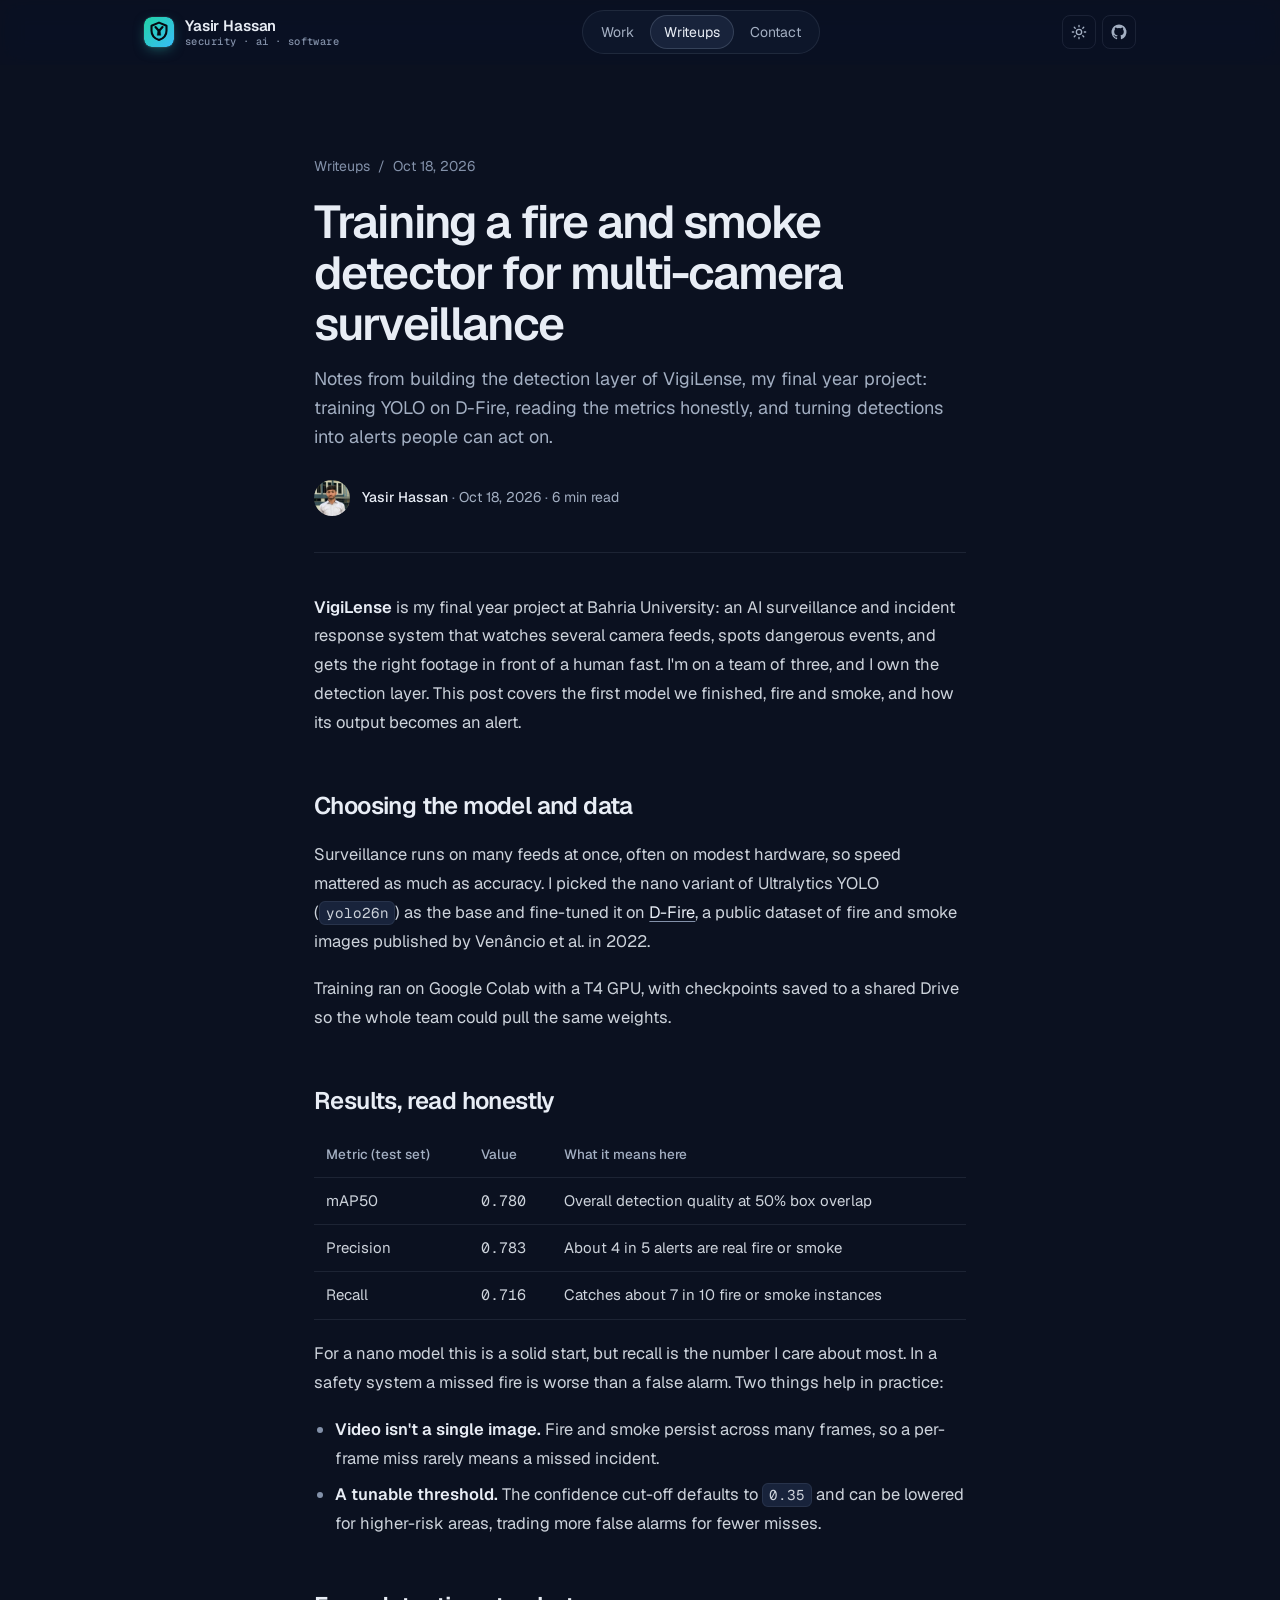
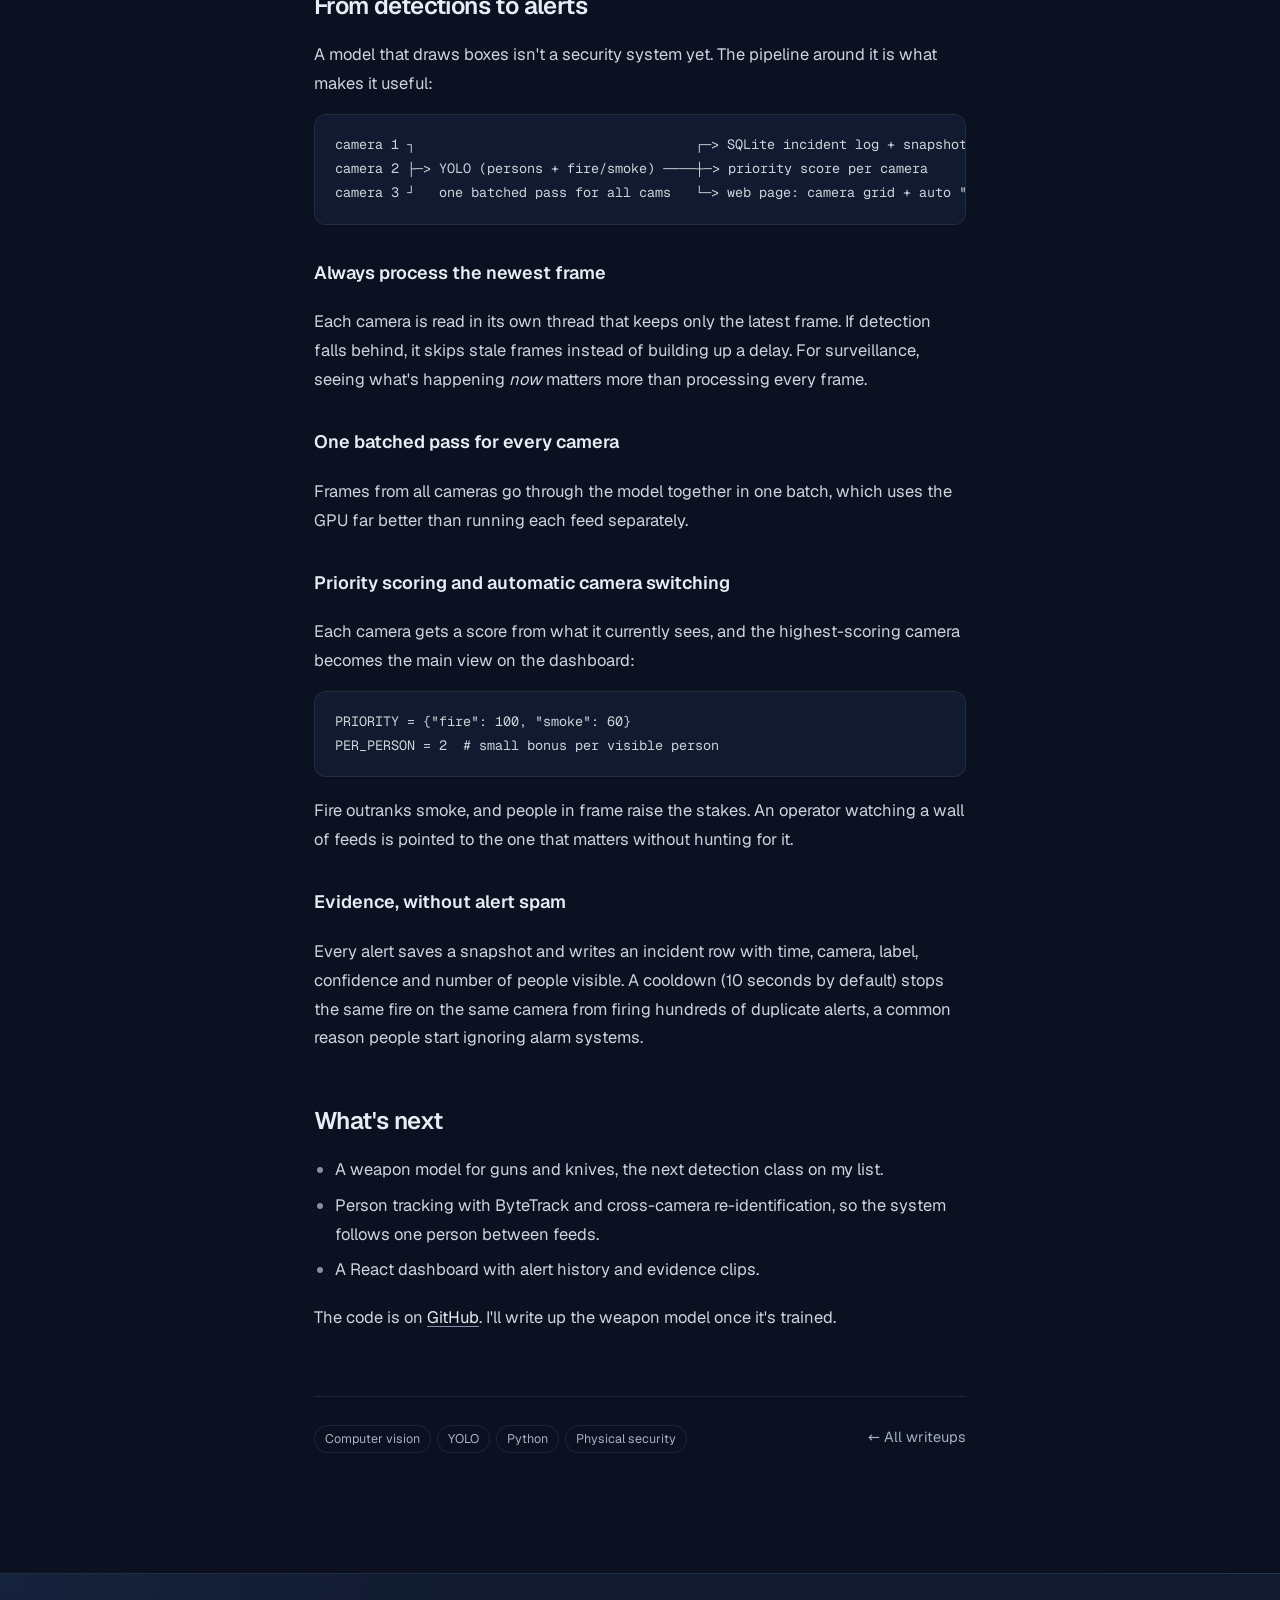
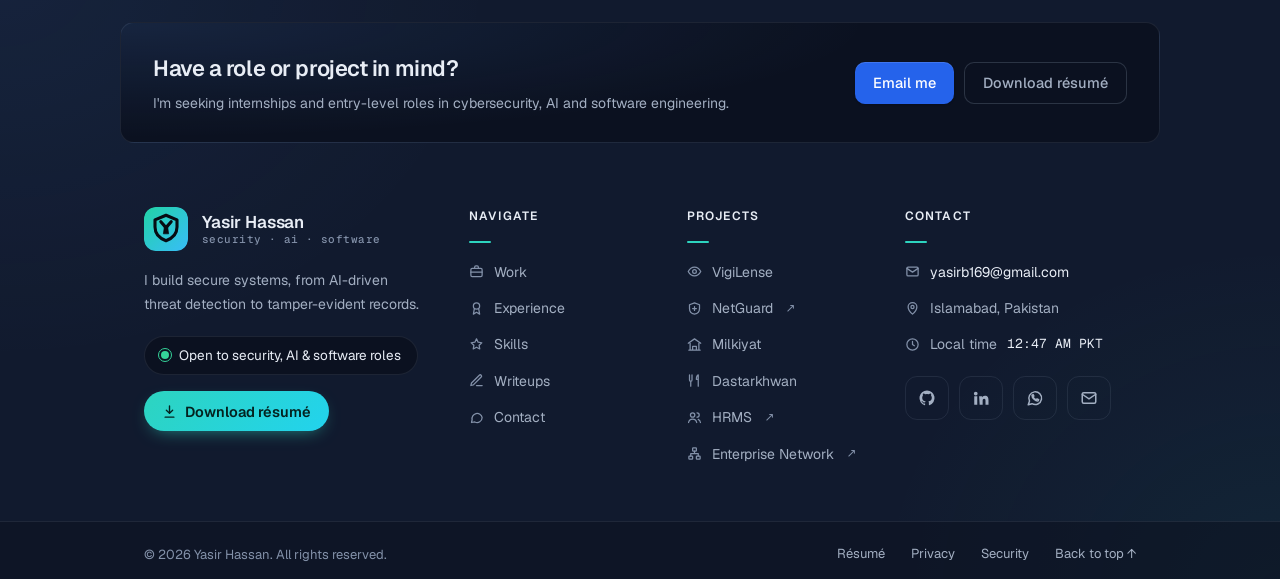
<file: writeups/fire-smoke-detection-yolo/index.html>
<!doctype html>
<html lang="en">
<head>
<meta charset="utf-8">
<meta name="viewport" content="width=device-width, initial-scale=1">
<meta http-equiv="Content-Security-Policy" content="default-src 'self'; script-src 'self' https://gc.zgo.at; style-src 'self'; font-src 'self'; img-src 'self' data: https://*.goatcounter.com; connect-src 'self' https://*.goatcounter.com; base-uri 'self'; form-action 'none'; object-src 'none'">
<meta name="referrer" content="strict-origin-when-cross-origin">
<title>Training a fire and smoke detector for multi-camera surveillance · Yasir Hassan</title>
<meta name="description" content="Notes from building the detection layer of VigiLense, my final year project: training YOLO on D-Fire, reading the metrics honestly, and turning detections into alerts people can act on.">
<meta name="author" content="Yasir Hassan">
<meta name="theme-color" content="#0b1120">
<meta name="color-scheme" content="dark light">
<link rel="canonical" href="https://yasirhassan.tech/writeups/fire-smoke-detection-yolo/">
<meta property="og:type" content="article">
<meta property="og:url" content="https://yasirhassan.tech/writeups/fire-smoke-detection-yolo/">
<meta property="og:site_name" content="Yasir Hassan">
<meta property="og:title" content="Training a fire and smoke detector for multi-camera surveillance · Yasir Hassan">
<meta property="og:description" content="Notes from building the detection layer of VigiLense, my final year project: training YOLO on D-Fire, reading the metrics honestly, and turning detections into alerts people can act on.">
<meta property="og:image" content="https://yasirhassan.tech/assets/og-fire-smoke-detection-yolo.png">
<meta property="og:image:width" content="1200">
<meta property="og:image:height" content="630">
<meta property="og:image:alt" content="Training a fire and smoke detector for multi-camera surveillance, a writeup by Yasir Hassan">
<meta name="twitter:card" content="summary_large_image">
<meta name="twitter:image" content="https://yasirhassan.tech/assets/og-fire-smoke-detection-yolo.png">
<link rel="icon" href="/assets/favicon.svg?v=3" type="image/svg+xml">
<link rel="apple-touch-icon" href="/assets/apple-touch-icon.png?v=3">
<link rel="alternate" type="application/rss+xml" title="Yasir Hassan · Writeups" href="/writeups/feed.xml">
<script src="/js/theme.js"></script>
<script src="/js/analytics.js" defer></script>
<script type="application/ld+json">{"@context": "https://schema.org", "@type": "BlogPosting", "headline": "Training a fire and smoke detector for multi-camera surveillance", "description": "Notes from building the detection layer of VigiLense, my final year project: training YOLO on D-Fire, reading the metrics honestly, and turning detections into alerts people can act on.", "datePublished": "2026-10-18", "author": {"@type": "Person", "name": "Yasir Hassan", "url": "https://yasirhassan.tech/"}, "mainEntityOfPage": "https://yasirhassan.tech/writeups/fire-smoke-detection-yolo/", "image": "https://yasirhassan.tech/assets/og-fire-smoke-detection-yolo.png", "keywords": "Computer vision, YOLO, Python, Physical security"}</script>
<link rel="preload" href="/assets/fonts/geist-latin.woff2" as="font" type="font/woff2" crossorigin>
<link rel="stylesheet" href="/css/fonts.css">
<link rel="stylesheet" href="/css/style.css?v=20261022d">
<link rel="stylesheet" href="/css/post.css?v=20261022d">
</head>
<body>
<a class="skip" href="#main">Skip to content</a>
<header class="header">
  <nav class="container nav nav--sub" aria-label="Main">
    <a href="/" class="brand" aria-label="Yasir Hassan, home">
      <img src="/assets/favicon.svg?v=3" alt="" width="24" height="24">
      <span class="brand-text"><span class="brand-name">Yasir Hassan</span><span class="brand-tag">security · ai · software</span></span>
    </a>
    <div class="nav-links nav-links--static">
      <a href="/#work">Work</a>
      <a href="/writeups/" class="active">Writeups</a>
      <a href="/#contact">Contact</a>
    </div>
    <div class="nav-actions">
      <button class="icon-btn" id="themeBtn" aria-label="Toggle theme">
        <svg class="i-sun" width="16" height="16" viewBox="0 0 24 24" fill="none" stroke="currentColor" stroke-width="2" stroke-linecap="round"><circle cx="12" cy="12" r="4"/><path d="M12 2v2M12 20v2M4.9 4.9l1.4 1.4M17.7 17.7l1.4 1.4M2 12h2M20 12h2M4.9 19.1l1.4-1.4M17.7 6.3l1.4-1.4"/></svg>
        <svg class="i-moon" width="16" height="16" viewBox="0 0 24 24" fill="none" stroke="currentColor" stroke-width="2" stroke-linecap="round"><path d="M21 12.8A9 9 0 1 1 11.2 3a7 7 0 0 0 9.8 9.8z"/></svg>
      </button>
      <a class="icon-btn" href="https://github.com/yasirhassan-sec" target="_blank" rel="noopener" aria-label="GitHub"><svg width="18" height="18" viewBox="0 0 24 24" fill="currentColor"><path d="M12 2a10 10 0 0 0-3.2 19.5c.5.1.7-.2.7-.5v-1.7c-2.8.6-3.4-1.3-3.4-1.3-.5-1.2-1.1-1.5-1.1-1.5-.9-.6.1-.6.1-.6 1 .1 1.5 1 1.5 1 .9 1.6 2.4 1.1 3 .9.1-.7.4-1.1.6-1.4-2.2-.3-4.6-1.1-4.6-5 0-1.1.4-2 1-2.7-.1-.3-.4-1.3.1-2.7 0 0 .8-.3 2.8 1a9.6 9.6 0 0 1 5 0c1.9-1.3 2.8-1 2.8-1 .5 1.4.2 2.4.1 2.7.6.7 1 1.6 1 2.7 0 3.9-2.3 4.7-4.6 5 .4.3.7.9.7 1.9V21c0 .3.2.6.7.5A10 10 0 0 0 12 2z"/></svg></a>
    </div>
  </nav>
</header>
<main id="main">
<article class="article">
  <header class="article-head">
    <nav class="crumb" aria-label="Breadcrumb"><a href="/writeups/">Writeups</a><span>/</span><span>Oct 18, 2026</span></nav>
    <h1>Training a fire and smoke detector for multi-camera surveillance</h1>
    <p class="lede">Notes from building the detection layer of VigiLense, my final year project: training YOLO on D-Fire, reading the metrics honestly, and turning detections into alerts people can act on.</p>
    <div class="byline">
      <img src="/assets/yasir-hassan-192.webp" alt="" width="36" height="36">
      <span><b>Yasir Hassan</b> <span class="sep">·</span> <time datetime="2026-10-18">Oct 18, 2026</time> <span class="sep">·</span> 6 min read</span>
    </div>
  </header>
  <div class="prose">

<p><strong>VigiLense</strong> is my final year project at Bahria University: an AI surveillance and incident response system that watches several camera feeds, spots dangerous events, and gets the right footage in front of a human fast. I'm on a team of three, and I own the detection layer. This post covers the first model we finished, fire and smoke, and how its output becomes an alert.</p>

<h2>Choosing the model and data</h2>
<p>Surveillance runs on many feeds at once, often on modest hardware, so speed mattered as much as accuracy. I picked the nano variant of Ultralytics YOLO (<code>yolo26n</code>) as the base and fine-tuned it on <a href="https://github.com/gaiasd/DFireDataset" target="_blank" rel="noopener">D-Fire</a>, a public dataset of fire and smoke images published by Venâncio et al. in 2022.</p>
<p>Training ran on Google Colab with a T4 GPU, with checkpoints saved to a shared Drive so the whole team could pull the same weights.</p>

<h2>Results, read honestly</h2>
<table>
  <thead><tr><th>Metric (test set)</th><th>Value</th><th>What it means here</th></tr></thead>
  <tbody>
    <tr><td>mAP50</td><td class="num">0.780</td><td>Overall detection quality at 50% box overlap</td></tr>
    <tr><td>Precision</td><td class="num">0.783</td><td>About 4 in 5 alerts are real fire or smoke</td></tr>
    <tr><td>Recall</td><td class="num">0.716</td><td>Catches about 7 in 10 fire or smoke instances</td></tr>
  </tbody>
</table>
<p>For a nano model this is a solid start, but recall is the number I care about most. In a safety system a missed fire is worse than a false alarm. Two things help in practice:</p>
<ul>
  <li><strong>Video isn't a single image.</strong> Fire and smoke persist across many frames, so a per-frame miss rarely means a missed incident.</li>
  <li><strong>A tunable threshold.</strong> The confidence cut-off defaults to <code>0.35</code> and can be lowered for higher-risk areas, trading more false alarms for fewer misses.</li>
</ul>

<h2>From detections to alerts</h2>
<p>A model that draws boxes isn't a security system yet. The pipeline around it is what makes it useful:</p>
<pre><code>camera 1 ┐                                   ┌─&gt; SQLite incident log + snapshots
camera 2 ├─&gt; YOLO (persons + fire/smoke) ────┼─&gt; priority score per camera
camera 3 ┘   one batched pass for all cams   └─&gt; web page: camera grid + auto "main view"</code></pre>

<h3>Always process the newest frame</h3>
<p>Each camera is read in its own thread that keeps only the latest frame. If detection falls behind, it skips stale frames instead of building up a delay. For surveillance, seeing what's happening <em>now</em> matters more than processing every frame.</p>

<h3>One batched pass for every camera</h3>
<p>Frames from all cameras go through the model together in one batch, which uses the GPU far better than running each feed separately.</p>

<h3>Priority scoring and automatic camera switching</h3>
<p>Each camera gets a score from what it currently sees, and the highest-scoring camera becomes the main view on the dashboard:</p>
<pre><code>PRIORITY = {"fire": 100, "smoke": 60}
PER_PERSON = 2  # small bonus per visible person</code></pre>
<p>Fire outranks smoke, and people in frame raise the stakes. An operator watching a wall of feeds is pointed to the one that matters without hunting for it.</p>

<h3>Evidence, without alert spam</h3>
<p>Every alert saves a snapshot and writes an incident row with time, camera, label, confidence and number of people visible. A cooldown (10 seconds by default) stops the same fire on the same camera from firing hundreds of duplicate alerts, a common reason people start ignoring alarm systems.</p>

<h2>What's next</h2>
<ul>
  <li>A weapon model for guns and knives, the next detection class on my list.</li>
  <li>Person tracking with ByteTrack and cross-camera re-identification, so the system follows one person between feeds.</li>
  <li>A React dashboard with alert history and evidence clips.</li>
</ul>
<p>The code is on <a href="https://github.com/yasirhassan-sec/vigilense" target="_blank" rel="noopener">GitHub</a>. I'll write up the weapon model once it's trained.</p>

  </div>
  <footer class="article-foot">
    <ul class="tags"><li>Computer vision</li><li>YOLO</li><li>Python</li><li>Physical security</li></ul>
    <a href="/writeups/">← All writeups</a>
  </footer>
</article>
</main>
<footer class="footer">
  <div class="container footer-cta">
    <div>
      <h2>Have a role or project in mind?</h2>
      <p>I'm seeking internships and entry-level roles in cybersecurity, AI and software engineering.</p>
    </div>
    <div class="footer-cta-actions">
      <a class="btn btn-light" href="mailto:yasirb169@gmail.com">Email me</a>
      <a class="btn btn-outline" href="/assets/Yasir_Hassan_Resume.pdf" download>Download résumé</a>
    </div>
  </div>
  <div class="container footer-top">
    <div class="footer-about">
      <a href="/" class="brand"><img src="/assets/favicon.svg?v=3" alt="" width="44" height="44"><span class="brand-text"><span class="brand-name">Yasir Hassan</span><span class="brand-tag">security · ai · software</span></span></a>
      <p>I build secure systems, from AI-driven threat detection to tamper-evident records.</p>
      <span class="footer-status"><span class="pulse" aria-hidden="true"></span>Open to security, AI &amp; software roles</span>
      <a class="btn btn-teal footer-resume" href="/assets/Yasir_Hassan_Resume.pdf" download><svg width="15" height="15" viewBox="0 0 24 24" fill="none" stroke="currentColor" stroke-width="2.2" stroke-linecap="round" stroke-linejoin="round" aria-hidden="true"><path d="M12 3v12m-5-5 5 5 5-5M5 21h14"/></svg>Download résumé</a>
    </div>
    <nav class="footer-col" aria-label="Site">
      <h2>Navigate</h2>
      <a href="/#work"><svg class="fi" width="15" height="15" viewBox="0 0 24 24" fill="none" stroke="currentColor" stroke-width="2" stroke-linecap="round" stroke-linejoin="round" aria-hidden="true"><rect x="3" y="7" width="18" height="13" rx="2"/><path d="M9 7V5a2 2 0 0 1 2-2h2a2 2 0 0 1 2 2v2M3 13h18"/></svg>Work</a>
      <a href="/#experience"><svg class="fi" width="15" height="15" viewBox="0 0 24 24" fill="none" stroke="currentColor" stroke-width="2" stroke-linecap="round" stroke-linejoin="round" aria-hidden="true"><circle cx="12" cy="8" r="5"/><path d="m8.5 12.5-1.5 8.5 5-3 5 3-1.5-8.5"/></svg>Experience</a>
      <a href="/#skills"><svg class="fi" width="15" height="15" viewBox="0 0 24 24" fill="none" stroke="currentColor" stroke-width="2" stroke-linecap="round" stroke-linejoin="round" aria-hidden="true"><path d="m12 3 2.6 5.3 5.9.9-4.3 4.1 1 5.8L12 16.4 6.8 19.1l1-5.8L3.5 9.2l5.9-.9z"/></svg>Skills</a>
      <a href="/writeups/"><svg class="fi" width="15" height="15" viewBox="0 0 24 24" fill="none" stroke="currentColor" stroke-width="2" stroke-linecap="round" stroke-linejoin="round" aria-hidden="true"><path d="M12 20h9"/><path d="M16.5 3.5a2.1 2.1 0 0 1 3 3L7 19l-4 1 1-4z"/></svg>Writeups</a>
      <a href="/#contact"><svg class="fi" width="15" height="15" viewBox="0 0 24 24" fill="none" stroke="currentColor" stroke-width="2" stroke-linecap="round" stroke-linejoin="round" aria-hidden="true"><path d="M21 12a8 8 0 0 1-11.6 7.1L4 20l1-4.4A8 8 0 1 1 21 12z"/></svg>Contact</a>
    </nav>
    <nav class="footer-col" aria-label="Projects">
      <h2>Projects</h2>
      <a href="/projects/vigilense/"><svg class="fi" width="15" height="15" viewBox="0 0 24 24" fill="none" stroke="currentColor" stroke-width="2" stroke-linecap="round" stroke-linejoin="round" aria-hidden="true"><path d="M2 12s3.6-7 10-7 10 7 10 7-3.6 7-10 7-10-7-10-7z"/><circle cx="12" cy="12" r="3"/></svg>VigiLense</a>
      <a href="https://github.com/yasirhassan-sec/netguard" target="_blank" rel="noopener"><svg class="fi" width="15" height="15" viewBox="0 0 24 24" fill="none" stroke="currentColor" stroke-width="2" stroke-linecap="round" stroke-linejoin="round" aria-hidden="true"><path d="M12 3 4 6v6c0 5 3.4 8.3 8 9 4.6-.7 8-4 8-9V6z"/><path d="M9 12h6M12 9v6"/></svg>NetGuard <span class="ext" aria-hidden="true">↗</span></a>
      <a href="/projects/milkiyat/"><svg class="fi" width="15" height="15" viewBox="0 0 24 24" fill="none" stroke="currentColor" stroke-width="2" stroke-linecap="round" stroke-linejoin="round" aria-hidden="true"><path d="M3 21h18M5 21V10M19 21V10M9 21v-6h6v6M2 10l10-7 10 7"/></svg>Milkiyat</a>
      <a href="/projects/dastarkhwan/"><svg class="fi" width="15" height="15" viewBox="0 0 24 24" fill="none" stroke="currentColor" stroke-width="2" stroke-linecap="round" stroke-linejoin="round" aria-hidden="true"><path d="M4 3v8a2 2 0 0 0 2 2h0a2 2 0 0 0 2-2V3M6 13v8M18 21V3c-2 1-3 4-3 7h3"/></svg>Dastarkhwan</a>
      <a href="https://github.com/yasirhassan-sec/HRMS-Java-JDBC" target="_blank" rel="noopener"><svg class="fi" width="15" height="15" viewBox="0 0 24 24" fill="none" stroke="currentColor" stroke-width="2" stroke-linecap="round" stroke-linejoin="round" aria-hidden="true"><circle cx="9" cy="8" r="3.5"/><path d="M2.5 20c.6-3.6 3.3-5.5 6.5-5.5s5.9 1.9 6.5 5.5M16 4.5a3.5 3.5 0 0 1 0 7M21.5 20c-.3-2.4-1.6-4-3.5-4.9"/></svg>HRMS <span class="ext" aria-hidden="true">↗</span></a>
      <a href="https://github.com/yasirhassan-sec/Enterprise-Network-Simulation-Cisco-Packet-Tracer-" target="_blank" rel="noopener"><svg class="fi" width="15" height="15" viewBox="0 0 24 24" fill="none" stroke="currentColor" stroke-width="2" stroke-linecap="round" stroke-linejoin="round" aria-hidden="true"><rect x="9" y="3" width="6" height="5" rx="1"/><rect x="3" y="16" width="6" height="5" rx="1"/><rect x="15" y="16" width="6" height="5" rx="1"/><path d="M12 8v4M6 16v-4h12v4"/></svg>Enterprise Network <span class="ext" aria-hidden="true">↗</span></a>
    </nav>
    <div class="footer-col">
      <h2>Contact</h2>
      <a class="footer-email" href="mailto:yasirb169@gmail.com"><svg class="fi" width="15" height="15" viewBox="0 0 24 24" fill="none" stroke="currentColor" stroke-width="2" stroke-linecap="round" stroke-linejoin="round" aria-hidden="true"><rect x="3" y="5" width="18" height="14" rx="2"/><path d="m3 7 9 6 9-6"/></svg>yasirb169@gmail.com</a>
      <span class="footer-meta"><svg class="fi" width="15" height="15" viewBox="0 0 24 24" fill="none" stroke="currentColor" stroke-width="2" stroke-linecap="round" stroke-linejoin="round" aria-hidden="true"><path d="M12 21s-7-6.2-7-11.5a7 7 0 0 1 14 0C19 14.8 12 21 12 21z"/><circle cx="12" cy="9.5" r="2.5"/></svg>Islamabad, Pakistan</span>
      <span class="footer-meta"><svg class="fi" width="15" height="15" viewBox="0 0 24 24" fill="none" stroke="currentColor" stroke-width="2" stroke-linecap="round" stroke-linejoin="round" aria-hidden="true"><circle cx="12" cy="12" r="9"/><path d="M12 7v5l3 2"/></svg>Local time <span class="footer-time" data-local-time>PKT</span></span>
      <ul class="footer-social" aria-label="Profiles">
        <li><a href="https://github.com/yasirhassan-sec" target="_blank" rel="noopener" aria-label="GitHub"><svg width="16" height="16" viewBox="0 0 24 24" fill="currentColor" aria-hidden="true"><path d="M12 2a10 10 0 0 0-3.2 19.5c.5.1.7-.2.7-.5v-1.7c-2.8.6-3.4-1.3-3.4-1.3-.5-1.2-1.1-1.5-1.1-1.5-.9-.6.1-.6.1-.6 1 .1 1.5 1 1.5 1 .9 1.6 2.4 1.1 3 .9.1-.7.4-1.1.6-1.4-2.2-.3-4.6-1.1-4.6-5 0-1.1.4-2 1-2.7-.1-.3-.4-1.3.1-2.7 0 0 .8-.3 2.8 1a9.6 9.6 0 0 1 5 0c1.9-1.3 2.8-1 2.8-1 .5 1.4.2 2.4.1 2.7.6.7 1 1.6 1 2.7 0 3.9-2.3 4.7-4.6 5 .4.3.7.9.7 1.9V21c0 .3.2.6.7.5A10 10 0 0 0 12 2z"/></svg></a></li>
        <li><a href="https://www.linkedin.com/in/yasir-hassan-" target="_blank" rel="noopener" aria-label="LinkedIn"><svg width="16" height="16" viewBox="0 0 24 24" fill="currentColor" aria-hidden="true"><path d="M4.98 3.5a2.5 2.5 0 1 1 0 5 2.5 2.5 0 0 1 0-5zM3 9.5h4V21H3zM9.5 9.5h3.8v1.6h.1c.5-1 1.8-2 3.8-2 4 0 4.8 2.6 4.8 6V21h-4v-5.2c0-1.3 0-2.9-1.8-2.9s-2 1.4-2 2.8V21h-4z"/></svg></a></li>
        <li><a href="https://wa.me/923452830823" target="_blank" rel="noopener" aria-label="WhatsApp"><svg width="16" height="16" viewBox="0 0 24 24" fill="none" stroke="currentColor" stroke-width="2" stroke-linecap="round" stroke-linejoin="round" aria-hidden="true"><path d="M3 21l1.7-4.9A8.5 8.5 0 1 1 8 19.6z"/><path d="M9 9.5c.3 1.6 1.9 3.9 4.5 5l1.3-1.3 2 1-.5 1.6c-3.5.6-8.4-3.8-8.3-7.6L9.5 7.5l1 2z"/></svg></a></li>
        <li><a href="mailto:yasirb169@gmail.com" aria-label="Email"><svg width="16" height="16" viewBox="0 0 24 24" fill="none" stroke="currentColor" stroke-width="2" stroke-linecap="round" aria-hidden="true"><rect x="3" y="5" width="18" height="14" rx="2"/><path d="m3 7 9 6 9-6"/></svg></a></li>
      </ul>
    </div>
  </div>
  <div class="footer-bar">
    <div class="container footer-bottom">
      <span>© <span id="year">2026</span> Yasir Hassan. All rights reserved.</span>
      <nav aria-label="Legal">
        <a href="/assets/Yasir_Hassan_Resume.pdf" download>Résumé</a>
        <a href="/privacy/">Privacy</a>
        <a href="/security/">Security</a>
        <a href="#main" class="to-top-link">Back to top ↑</a>
      </nav>
    </div>
  </div>
</footer>
<script src="/js/page.js?v=20261022d" defer></script>
</body>
</html>
</file>
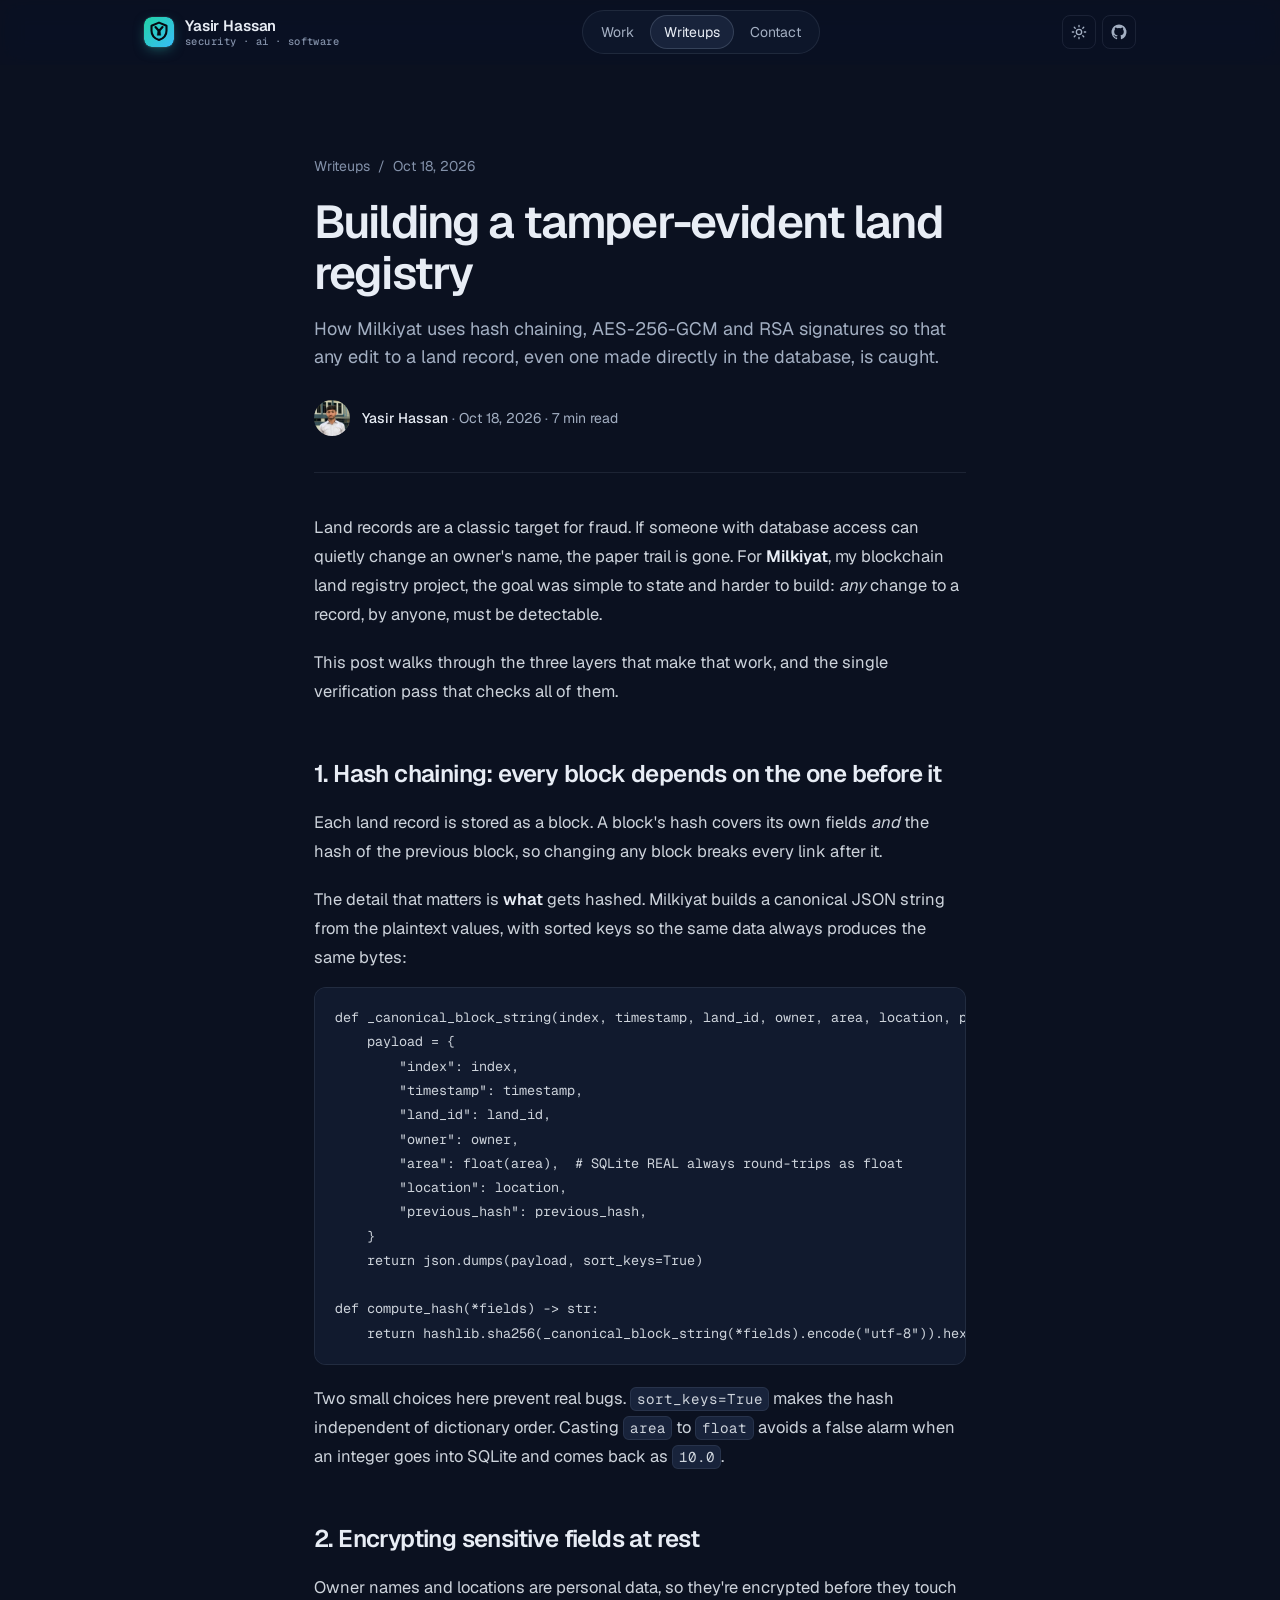
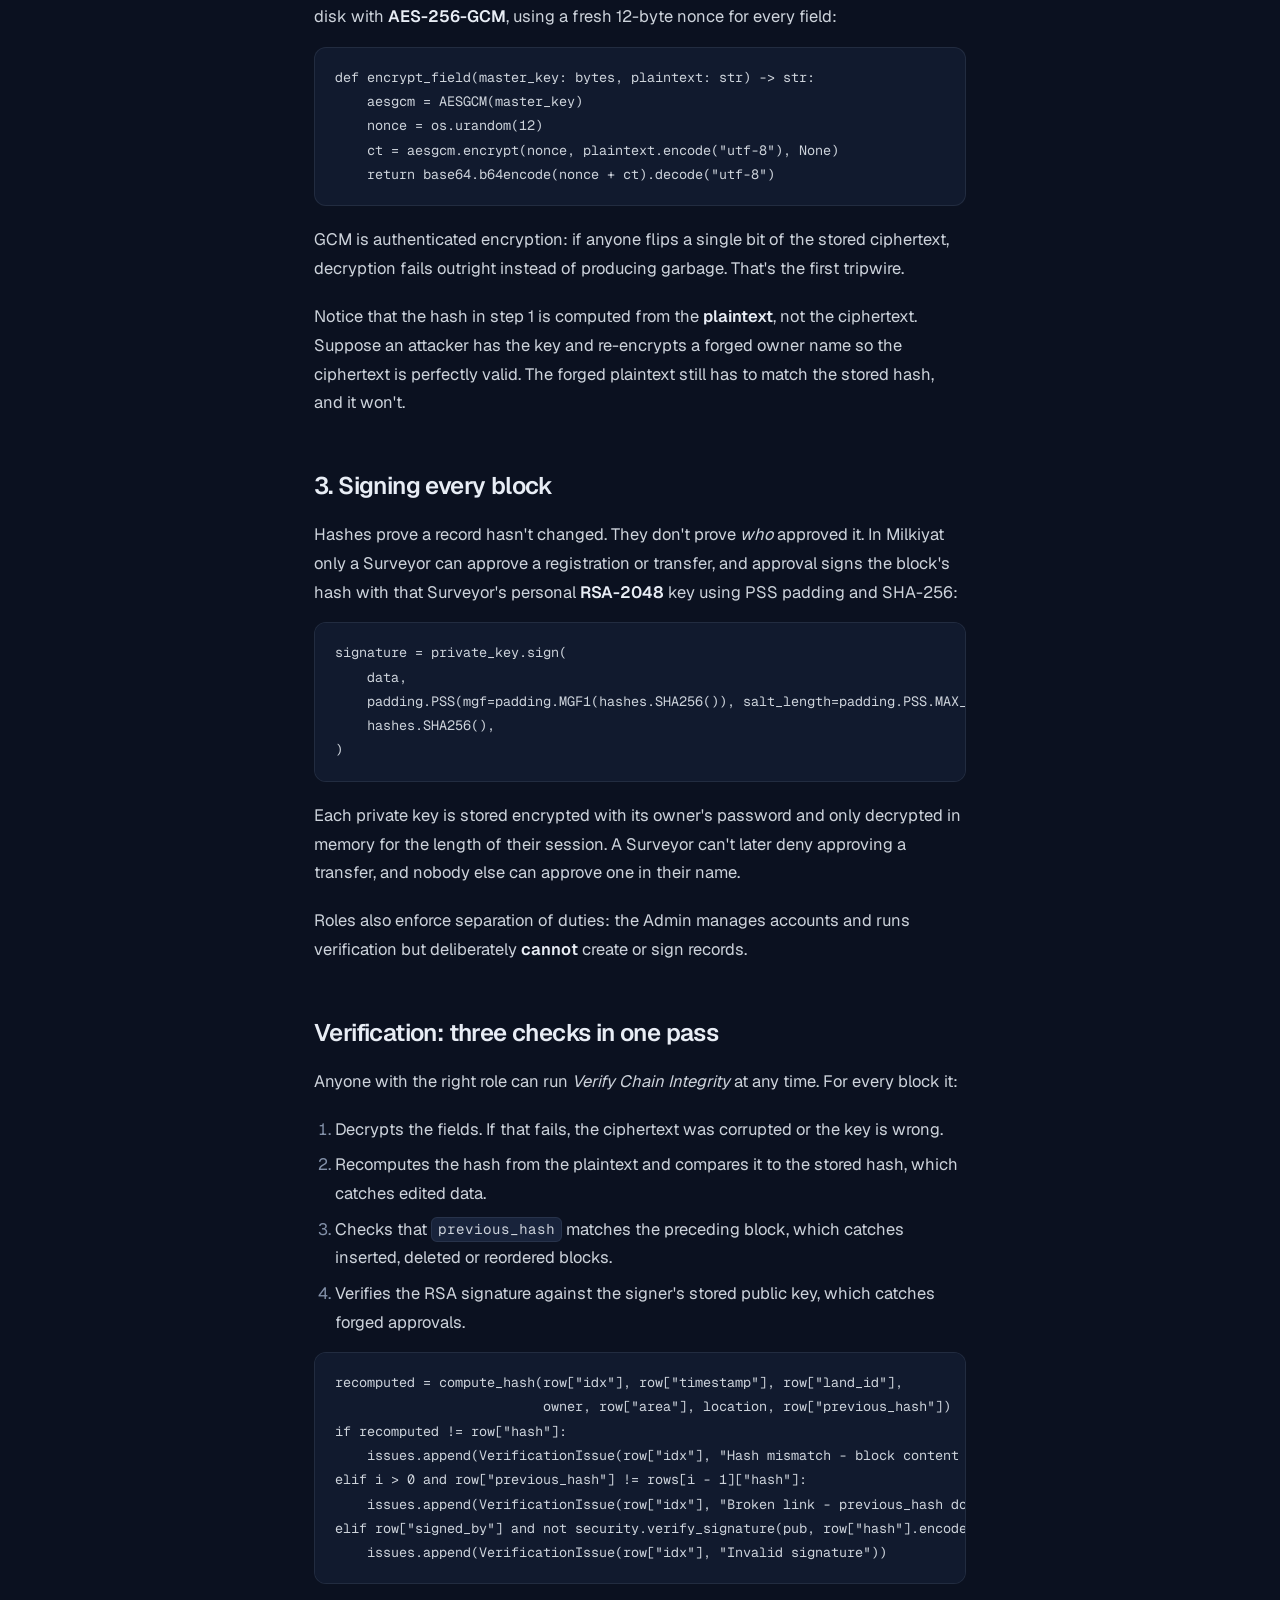
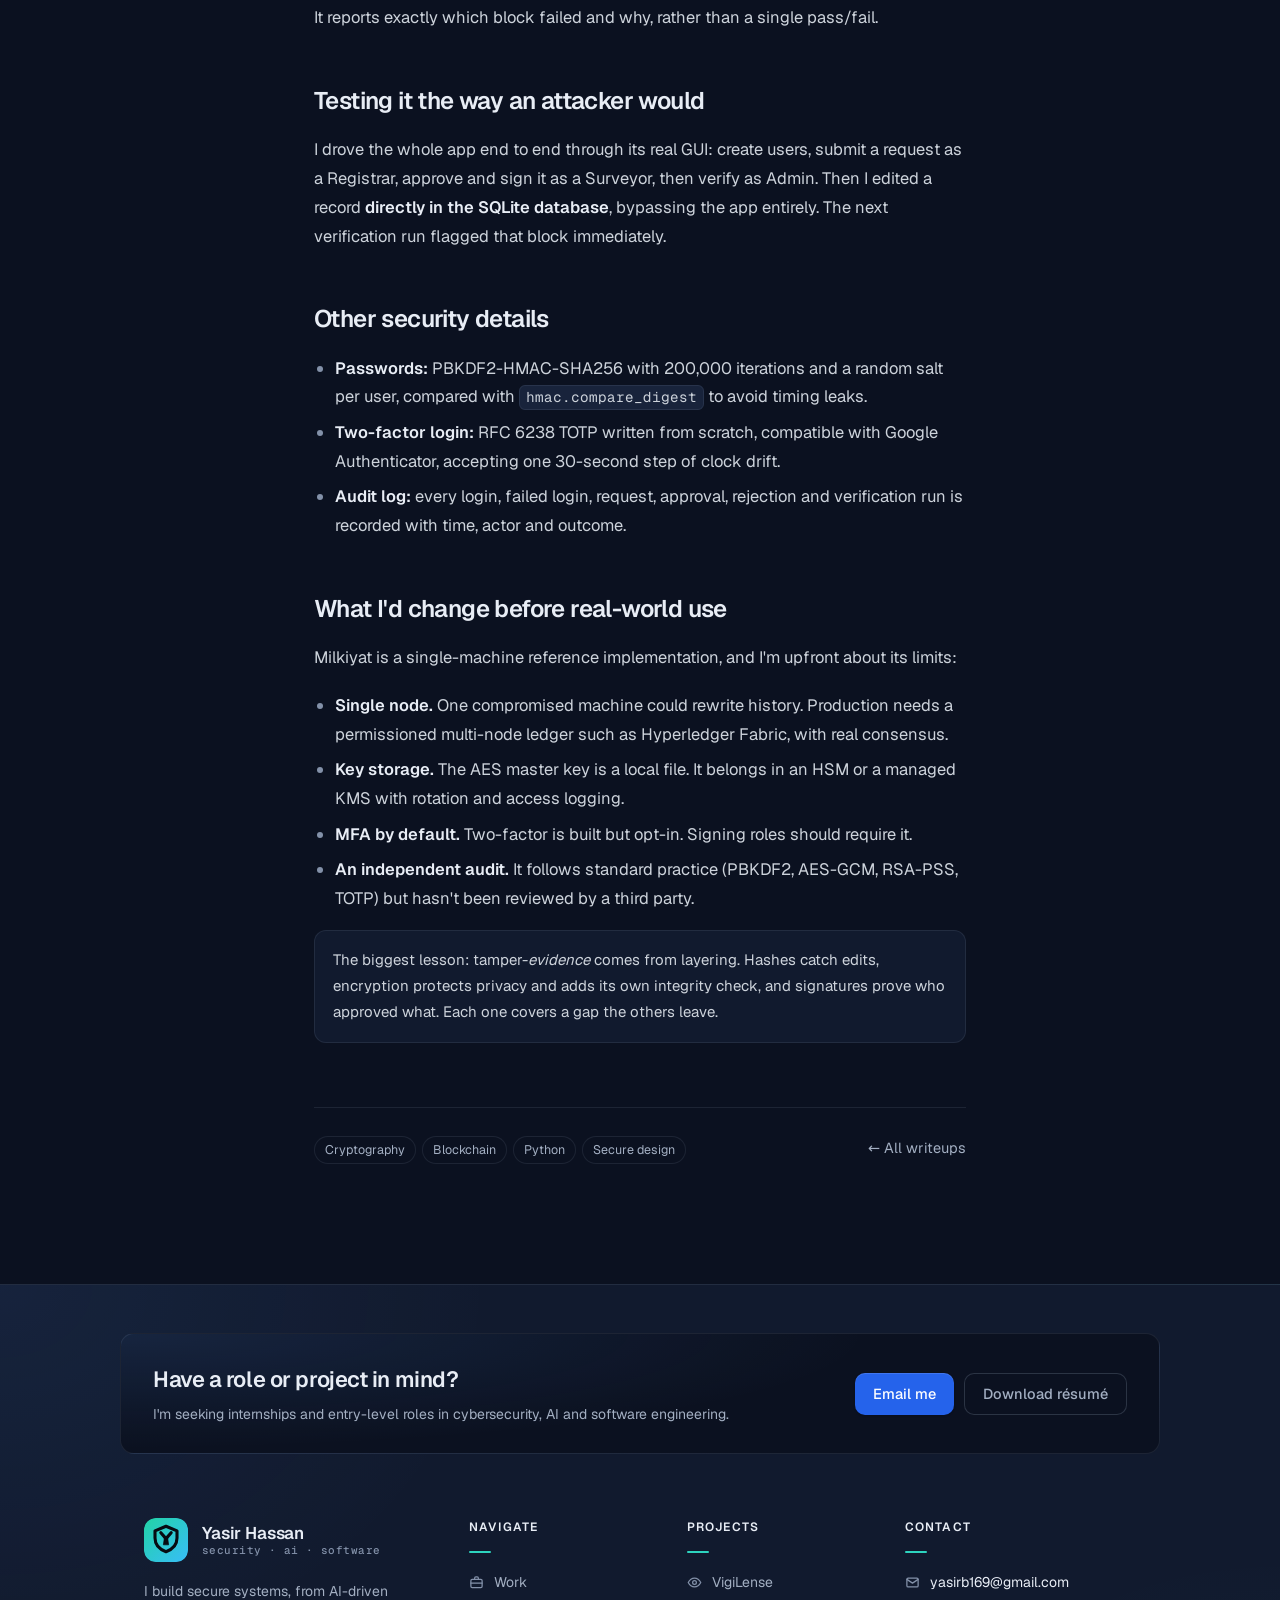
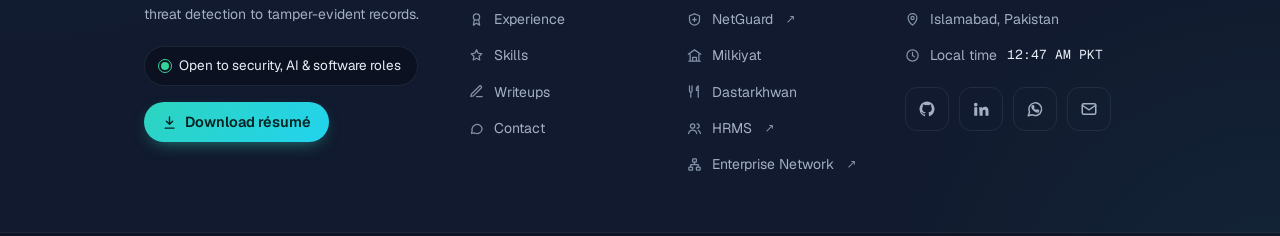
<file: writeups/tamper-evident-land-registry/index.html>
<!doctype html>
<html lang="en">
<head>
<meta charset="utf-8">
<meta name="viewport" content="width=device-width, initial-scale=1">
<meta http-equiv="Content-Security-Policy" content="default-src 'self'; script-src 'self' https://gc.zgo.at; style-src 'self'; font-src 'self'; img-src 'self' data: https://*.goatcounter.com; connect-src 'self' https://*.goatcounter.com; base-uri 'self'; form-action 'none'; object-src 'none'">
<meta name="referrer" content="strict-origin-when-cross-origin">
<title>Building a tamper-evident land registry · Yasir Hassan</title>
<meta name="description" content="How Milkiyat uses hash chaining, AES-256-GCM and RSA signatures so that any edit to a land record, even one made directly in the database, is caught.">
<meta name="author" content="Yasir Hassan">
<meta name="theme-color" content="#0b1120">
<meta name="color-scheme" content="dark light">
<link rel="canonical" href="https://yasirhassan.tech/writeups/tamper-evident-land-registry/">
<meta property="og:type" content="article">
<meta property="og:url" content="https://yasirhassan.tech/writeups/tamper-evident-land-registry/">
<meta property="og:site_name" content="Yasir Hassan">
<meta property="og:title" content="Building a tamper-evident land registry · Yasir Hassan">
<meta property="og:description" content="How Milkiyat uses hash chaining, AES-256-GCM and RSA signatures so that any edit to a land record, even one made directly in the database, is caught.">
<meta property="og:image" content="https://yasirhassan.tech/assets/og-tamper-evident-land-registry.png">
<meta property="og:image:width" content="1200">
<meta property="og:image:height" content="630">
<meta property="og:image:alt" content="Building a tamper-evident land registry, a writeup by Yasir Hassan">
<meta name="twitter:card" content="summary_large_image">
<meta name="twitter:image" content="https://yasirhassan.tech/assets/og-tamper-evident-land-registry.png">
<link rel="icon" href="/assets/favicon.svg?v=3" type="image/svg+xml">
<link rel="apple-touch-icon" href="/assets/apple-touch-icon.png?v=3">
<link rel="alternate" type="application/rss+xml" title="Yasir Hassan · Writeups" href="/writeups/feed.xml">
<script src="/js/theme.js"></script>
<script src="/js/analytics.js" defer></script>
<script type="application/ld+json">{"@context": "https://schema.org", "@type": "BlogPosting", "headline": "Building a tamper-evident land registry", "description": "How Milkiyat uses hash chaining, AES-256-GCM and RSA signatures so that any edit to a land record, even one made directly in the database, is caught.", "datePublished": "2026-10-18", "author": {"@type": "Person", "name": "Yasir Hassan", "url": "https://yasirhassan.tech/"}, "mainEntityOfPage": "https://yasirhassan.tech/writeups/tamper-evident-land-registry/", "image": "https://yasirhassan.tech/assets/og-tamper-evident-land-registry.png", "keywords": "Cryptography, Blockchain, Python, Secure design"}</script>
<link rel="preload" href="/assets/fonts/geist-latin.woff2" as="font" type="font/woff2" crossorigin>
<link rel="stylesheet" href="/css/fonts.css">
<link rel="stylesheet" href="/css/style.css?v=20261022d">
<link rel="stylesheet" href="/css/post.css?v=20261022d">
</head>
<body>
<a class="skip" href="#main">Skip to content</a>
<header class="header">
  <nav class="container nav nav--sub" aria-label="Main">
    <a href="/" class="brand" aria-label="Yasir Hassan, home">
      <img src="/assets/favicon.svg?v=3" alt="" width="24" height="24">
      <span class="brand-text"><span class="brand-name">Yasir Hassan</span><span class="brand-tag">security · ai · software</span></span>
    </a>
    <div class="nav-links nav-links--static">
      <a href="/#work">Work</a>
      <a href="/writeups/" class="active">Writeups</a>
      <a href="/#contact">Contact</a>
    </div>
    <div class="nav-actions">
      <button class="icon-btn" id="themeBtn" aria-label="Toggle theme">
        <svg class="i-sun" width="16" height="16" viewBox="0 0 24 24" fill="none" stroke="currentColor" stroke-width="2" stroke-linecap="round"><circle cx="12" cy="12" r="4"/><path d="M12 2v2M12 20v2M4.9 4.9l1.4 1.4M17.7 17.7l1.4 1.4M2 12h2M20 12h2M4.9 19.1l1.4-1.4M17.7 6.3l1.4-1.4"/></svg>
        <svg class="i-moon" width="16" height="16" viewBox="0 0 24 24" fill="none" stroke="currentColor" stroke-width="2" stroke-linecap="round"><path d="M21 12.8A9 9 0 1 1 11.2 3a7 7 0 0 0 9.8 9.8z"/></svg>
      </button>
      <a class="icon-btn" href="https://github.com/yasirhassan-sec" target="_blank" rel="noopener" aria-label="GitHub"><svg width="18" height="18" viewBox="0 0 24 24" fill="currentColor"><path d="M12 2a10 10 0 0 0-3.2 19.5c.5.1.7-.2.7-.5v-1.7c-2.8.6-3.4-1.3-3.4-1.3-.5-1.2-1.1-1.5-1.1-1.5-.9-.6.1-.6.1-.6 1 .1 1.5 1 1.5 1 .9 1.6 2.4 1.1 3 .9.1-.7.4-1.1.6-1.4-2.2-.3-4.6-1.1-4.6-5 0-1.1.4-2 1-2.7-.1-.3-.4-1.3.1-2.7 0 0 .8-.3 2.8 1a9.6 9.6 0 0 1 5 0c1.9-1.3 2.8-1 2.8-1 .5 1.4.2 2.4.1 2.7.6.7 1 1.6 1 2.7 0 3.9-2.3 4.7-4.6 5 .4.3.7.9.7 1.9V21c0 .3.2.6.7.5A10 10 0 0 0 12 2z"/></svg></a>
    </div>
  </nav>
</header>
<main id="main">
<article class="article">
  <header class="article-head">
    <nav class="crumb" aria-label="Breadcrumb"><a href="/writeups/">Writeups</a><span>/</span><span>Oct 18, 2026</span></nav>
    <h1>Building a tamper-evident land registry</h1>
    <p class="lede">How Milkiyat uses hash chaining, AES-256-GCM and RSA signatures so that any edit to a land record, even one made directly in the database, is caught.</p>
    <div class="byline">
      <img src="/assets/yasir-hassan-192.webp" alt="" width="36" height="36">
      <span><b>Yasir Hassan</b> <span class="sep">·</span> <time datetime="2026-10-18">Oct 18, 2026</time> <span class="sep">·</span> 7 min read</span>
    </div>
  </header>
  <div class="prose">

<p>Land records are a classic target for fraud. If someone with database access can quietly change an owner's name, the paper trail is gone. For <strong>Milkiyat</strong>, my blockchain land registry project, the goal was simple to state and harder to build: <em>any</em> change to a record, by anyone, must be detectable.</p>
<p>This post walks through the three layers that make that work, and the single verification pass that checks all of them.</p>

<h2>1. Hash chaining: every block depends on the one before it</h2>
<p>Each land record is stored as a block. A block's hash covers its own fields <em>and</em> the hash of the previous block, so changing any block breaks every link after it.</p>
<p>The detail that matters is <strong>what</strong> gets hashed. Milkiyat builds a canonical JSON string from the plaintext values, with sorted keys so the same data always produces the same bytes:</p>
<pre><code>def _canonical_block_string(index, timestamp, land_id, owner, area, location, previous_hash):
    payload = {
        "index": index,
        "timestamp": timestamp,
        "land_id": land_id,
        "owner": owner,
        "area": float(area),  # SQLite REAL always round-trips as float
        "location": location,
        "previous_hash": previous_hash,
    }
    return json.dumps(payload, sort_keys=True)

def compute_hash(*fields) -&gt; str:
    return hashlib.sha256(_canonical_block_string(*fields).encode("utf-8")).hexdigest()</code></pre>
<p>Two small choices here prevent real bugs. <code>sort_keys=True</code> makes the hash independent of dictionary order. Casting <code>area</code> to <code>float</code> avoids a false alarm when an integer goes into SQLite and comes back as <code>10.0</code>.</p>

<h2>2. Encrypting sensitive fields at rest</h2>
<p>Owner names and locations are personal data, so they're encrypted before they touch disk with <strong>AES-256-GCM</strong>, using a fresh 12-byte nonce for every field:</p>
<pre><code>def encrypt_field(master_key: bytes, plaintext: str) -&gt; str:
    aesgcm = AESGCM(master_key)
    nonce = os.urandom(12)
    ct = aesgcm.encrypt(nonce, plaintext.encode("utf-8"), None)
    return base64.b64encode(nonce + ct).decode("utf-8")</code></pre>
<p>GCM is authenticated encryption: if anyone flips a single bit of the stored ciphertext, decryption fails outright instead of producing garbage. That's the first tripwire.</p>
<p>Notice that the hash in step 1 is computed from the <strong>plaintext</strong>, not the ciphertext. Suppose an attacker has the key and re-encrypts a forged owner name so the ciphertext is perfectly valid. The forged plaintext still has to match the stored hash, and it won't.</p>

<h2>3. Signing every block</h2>
<p>Hashes prove a record hasn't changed. They don't prove <em>who</em> approved it. In Milkiyat only a Surveyor can approve a registration or transfer, and approval signs the block's hash with that Surveyor's personal <strong>RSA-2048</strong> key using PSS padding and SHA-256:</p>
<pre><code>signature = private_key.sign(
    data,
    padding.PSS(mgf=padding.MGF1(hashes.SHA256()), salt_length=padding.PSS.MAX_LENGTH),
    hashes.SHA256(),
)</code></pre>
<p>Each private key is stored encrypted with its owner's password and only decrypted in memory for the length of their session. A Surveyor can't later deny approving a transfer, and nobody else can approve one in their name.</p>
<p>Roles also enforce separation of duties: the Admin manages accounts and runs verification but deliberately <strong>cannot</strong> create or sign records.</p>

<h2>Verification: three checks in one pass</h2>
<p>Anyone with the right role can run <em>Verify Chain Integrity</em> at any time. For every block it:</p>
<ol>
  <li>Decrypts the fields. If that fails, the ciphertext was corrupted or the key is wrong.</li>
  <li>Recomputes the hash from the plaintext and compares it to the stored hash, which catches edited data.</li>
  <li>Checks that <code>previous_hash</code> matches the preceding block, which catches inserted, deleted or reordered blocks.</li>
  <li>Verifies the RSA signature against the signer's stored public key, which catches forged approvals.</li>
</ol>
<pre><code>recomputed = compute_hash(row["idx"], row["timestamp"], row["land_id"],
                          owner, row["area"], location, row["previous_hash"])
if recomputed != row["hash"]:
    issues.append(VerificationIssue(row["idx"], "Hash mismatch - block content has been altered"))
elif i &gt; 0 and row["previous_hash"] != rows[i - 1]["hash"]:
    issues.append(VerificationIssue(row["idx"], "Broken link - previous_hash does not match preceding block"))
elif row["signed_by"] and not security.verify_signature(pub, row["hash"].encode(), row["signature"]):
    issues.append(VerificationIssue(row["idx"], "Invalid signature"))</code></pre>
<p>It reports exactly which block failed and why, rather than a single pass/fail.</p>

<h2>Testing it the way an attacker would</h2>
<p>I drove the whole app end to end through its real GUI: create users, submit a request as a Registrar, approve and sign it as a Surveyor, then verify as Admin. Then I edited a record <strong>directly in the SQLite database</strong>, bypassing the app entirely. The next verification run flagged that block immediately.</p>

<h2>Other security details</h2>
<ul>
  <li><strong>Passwords:</strong> PBKDF2-HMAC-SHA256 with 200,000 iterations and a random salt per user, compared with <code>hmac.compare_digest</code> to avoid timing leaks.</li>
  <li><strong>Two-factor login:</strong> RFC 6238 TOTP written from scratch, compatible with Google Authenticator, accepting one 30-second step of clock drift.</li>
  <li><strong>Audit log:</strong> every login, failed login, request, approval, rejection and verification run is recorded with time, actor and outcome.</li>
</ul>

<h2>What I'd change before real-world use</h2>
<p>Milkiyat is a single-machine reference implementation, and I'm upfront about its limits:</p>
<ul>
  <li><strong>Single node.</strong> One compromised machine could rewrite history. Production needs a permissioned multi-node ledger such as Hyperledger Fabric, with real consensus.</li>
  <li><strong>Key storage.</strong> The AES master key is a local file. It belongs in an HSM or a managed KMS with rotation and access logging.</li>
  <li><strong>MFA by default.</strong> Two-factor is built but opt-in. Signing roles should require it.</li>
  <li><strong>An independent audit.</strong> It follows standard practice (PBKDF2, AES-GCM, RSA-PSS, TOTP) but hasn't been reviewed by a third party.</li>
</ul>
<div class="callout">The biggest lesson: tamper-<em>evidence</em> comes from layering. Hashes catch edits, encryption protects privacy and adds its own integrity check, and signatures prove who approved what. Each one covers a gap the others leave.</div>

  </div>
  <footer class="article-foot">
    <ul class="tags"><li>Cryptography</li><li>Blockchain</li><li>Python</li><li>Secure design</li></ul>
    <a href="/writeups/">← All writeups</a>
  </footer>
</article>
</main>
<footer class="footer">
  <div class="container footer-cta">
    <div>
      <h2>Have a role or project in mind?</h2>
      <p>I'm seeking internships and entry-level roles in cybersecurity, AI and software engineering.</p>
    </div>
    <div class="footer-cta-actions">
      <a class="btn btn-light" href="mailto:yasirb169@gmail.com">Email me</a>
      <a class="btn btn-outline" href="/assets/Yasir_Hassan_Resume.pdf" download>Download résumé</a>
    </div>
  </div>
  <div class="container footer-top">
    <div class="footer-about">
      <a href="/" class="brand"><img src="/assets/favicon.svg?v=3" alt="" width="44" height="44"><span class="brand-text"><span class="brand-name">Yasir Hassan</span><span class="brand-tag">security · ai · software</span></span></a>
      <p>I build secure systems, from AI-driven threat detection to tamper-evident records.</p>
      <span class="footer-status"><span class="pulse" aria-hidden="true"></span>Open to security, AI &amp; software roles</span>
      <a class="btn btn-teal footer-resume" href="/assets/Yasir_Hassan_Resume.pdf" download><svg width="15" height="15" viewBox="0 0 24 24" fill="none" stroke="currentColor" stroke-width="2.2" stroke-linecap="round" stroke-linejoin="round" aria-hidden="true"><path d="M12 3v12m-5-5 5 5 5-5M5 21h14"/></svg>Download résumé</a>
    </div>
    <nav class="footer-col" aria-label="Site">
      <h2>Navigate</h2>
      <a href="/#work"><svg class="fi" width="15" height="15" viewBox="0 0 24 24" fill="none" stroke="currentColor" stroke-width="2" stroke-linecap="round" stroke-linejoin="round" aria-hidden="true"><rect x="3" y="7" width="18" height="13" rx="2"/><path d="M9 7V5a2 2 0 0 1 2-2h2a2 2 0 0 1 2 2v2M3 13h18"/></svg>Work</a>
      <a href="/#experience"><svg class="fi" width="15" height="15" viewBox="0 0 24 24" fill="none" stroke="currentColor" stroke-width="2" stroke-linecap="round" stroke-linejoin="round" aria-hidden="true"><circle cx="12" cy="8" r="5"/><path d="m8.5 12.5-1.5 8.5 5-3 5 3-1.5-8.5"/></svg>Experience</a>
      <a href="/#skills"><svg class="fi" width="15" height="15" viewBox="0 0 24 24" fill="none" stroke="currentColor" stroke-width="2" stroke-linecap="round" stroke-linejoin="round" aria-hidden="true"><path d="m12 3 2.6 5.3 5.9.9-4.3 4.1 1 5.8L12 16.4 6.8 19.1l1-5.8L3.5 9.2l5.9-.9z"/></svg>Skills</a>
      <a href="/writeups/"><svg class="fi" width="15" height="15" viewBox="0 0 24 24" fill="none" stroke="currentColor" stroke-width="2" stroke-linecap="round" stroke-linejoin="round" aria-hidden="true"><path d="M12 20h9"/><path d="M16.5 3.5a2.1 2.1 0 0 1 3 3L7 19l-4 1 1-4z"/></svg>Writeups</a>
      <a href="/#contact"><svg class="fi" width="15" height="15" viewBox="0 0 24 24" fill="none" stroke="currentColor" stroke-width="2" stroke-linecap="round" stroke-linejoin="round" aria-hidden="true"><path d="M21 12a8 8 0 0 1-11.6 7.1L4 20l1-4.4A8 8 0 1 1 21 12z"/></svg>Contact</a>
    </nav>
    <nav class="footer-col" aria-label="Projects">
      <h2>Projects</h2>
      <a href="/projects/vigilense/"><svg class="fi" width="15" height="15" viewBox="0 0 24 24" fill="none" stroke="currentColor" stroke-width="2" stroke-linecap="round" stroke-linejoin="round" aria-hidden="true"><path d="M2 12s3.6-7 10-7 10 7 10 7-3.6 7-10 7-10-7-10-7z"/><circle cx="12" cy="12" r="3"/></svg>VigiLense</a>
      <a href="https://github.com/yasirhassan-sec/netguard" target="_blank" rel="noopener"><svg class="fi" width="15" height="15" viewBox="0 0 24 24" fill="none" stroke="currentColor" stroke-width="2" stroke-linecap="round" stroke-linejoin="round" aria-hidden="true"><path d="M12 3 4 6v6c0 5 3.4 8.3 8 9 4.6-.7 8-4 8-9V6z"/><path d="M9 12h6M12 9v6"/></svg>NetGuard <span class="ext" aria-hidden="true">↗</span></a>
      <a href="/projects/milkiyat/"><svg class="fi" width="15" height="15" viewBox="0 0 24 24" fill="none" stroke="currentColor" stroke-width="2" stroke-linecap="round" stroke-linejoin="round" aria-hidden="true"><path d="M3 21h18M5 21V10M19 21V10M9 21v-6h6v6M2 10l10-7 10 7"/></svg>Milkiyat</a>
      <a href="/projects/dastarkhwan/"><svg class="fi" width="15" height="15" viewBox="0 0 24 24" fill="none" stroke="currentColor" stroke-width="2" stroke-linecap="round" stroke-linejoin="round" aria-hidden="true"><path d="M4 3v8a2 2 0 0 0 2 2h0a2 2 0 0 0 2-2V3M6 13v8M18 21V3c-2 1-3 4-3 7h3"/></svg>Dastarkhwan</a>
      <a href="https://github.com/yasirhassan-sec/HRMS-Java-JDBC" target="_blank" rel="noopener"><svg class="fi" width="15" height="15" viewBox="0 0 24 24" fill="none" stroke="currentColor" stroke-width="2" stroke-linecap="round" stroke-linejoin="round" aria-hidden="true"><circle cx="9" cy="8" r="3.5"/><path d="M2.5 20c.6-3.6 3.3-5.5 6.5-5.5s5.9 1.9 6.5 5.5M16 4.5a3.5 3.5 0 0 1 0 7M21.5 20c-.3-2.4-1.6-4-3.5-4.9"/></svg>HRMS <span class="ext" aria-hidden="true">↗</span></a>
      <a href="https://github.com/yasirhassan-sec/Enterprise-Network-Simulation-Cisco-Packet-Tracer-" target="_blank" rel="noopener"><svg class="fi" width="15" height="15" viewBox="0 0 24 24" fill="none" stroke="currentColor" stroke-width="2" stroke-linecap="round" stroke-linejoin="round" aria-hidden="true"><rect x="9" y="3" width="6" height="5" rx="1"/><rect x="3" y="16" width="6" height="5" rx="1"/><rect x="15" y="16" width="6" height="5" rx="1"/><path d="M12 8v4M6 16v-4h12v4"/></svg>Enterprise Network <span class="ext" aria-hidden="true">↗</span></a>
    </nav>
    <div class="footer-col">
      <h2>Contact</h2>
      <a class="footer-email" href="mailto:yasirb169@gmail.com"><svg class="fi" width="15" height="15" viewBox="0 0 24 24" fill="none" stroke="currentColor" stroke-width="2" stroke-linecap="round" stroke-linejoin="round" aria-hidden="true"><rect x="3" y="5" width="18" height="14" rx="2"/><path d="m3 7 9 6 9-6"/></svg>yasirb169@gmail.com</a>
      <span class="footer-meta"><svg class="fi" width="15" height="15" viewBox="0 0 24 24" fill="none" stroke="currentColor" stroke-width="2" stroke-linecap="round" stroke-linejoin="round" aria-hidden="true"><path d="M12 21s-7-6.2-7-11.5a7 7 0 0 1 14 0C19 14.8 12 21 12 21z"/><circle cx="12" cy="9.5" r="2.5"/></svg>Islamabad, Pakistan</span>
      <span class="footer-meta"><svg class="fi" width="15" height="15" viewBox="0 0 24 24" fill="none" stroke="currentColor" stroke-width="2" stroke-linecap="round" stroke-linejoin="round" aria-hidden="true"><circle cx="12" cy="12" r="9"/><path d="M12 7v5l3 2"/></svg>Local time <span class="footer-time" data-local-time>PKT</span></span>
      <ul class="footer-social" aria-label="Profiles">
        <li><a href="https://github.com/yasirhassan-sec" target="_blank" rel="noopener" aria-label="GitHub"><svg width="16" height="16" viewBox="0 0 24 24" fill="currentColor" aria-hidden="true"><path d="M12 2a10 10 0 0 0-3.2 19.5c.5.1.7-.2.7-.5v-1.7c-2.8.6-3.4-1.3-3.4-1.3-.5-1.2-1.1-1.5-1.1-1.5-.9-.6.1-.6.1-.6 1 .1 1.5 1 1.5 1 .9 1.6 2.4 1.1 3 .9.1-.7.4-1.1.6-1.4-2.2-.3-4.6-1.1-4.6-5 0-1.1.4-2 1-2.7-.1-.3-.4-1.3.1-2.7 0 0 .8-.3 2.8 1a9.6 9.6 0 0 1 5 0c1.9-1.3 2.8-1 2.8-1 .5 1.4.2 2.4.1 2.7.6.7 1 1.6 1 2.7 0 3.9-2.3 4.7-4.6 5 .4.3.7.9.7 1.9V21c0 .3.2.6.7.5A10 10 0 0 0 12 2z"/></svg></a></li>
        <li><a href="https://www.linkedin.com/in/yasir-hassan-" target="_blank" rel="noopener" aria-label="LinkedIn"><svg width="16" height="16" viewBox="0 0 24 24" fill="currentColor" aria-hidden="true"><path d="M4.98 3.5a2.5 2.5 0 1 1 0 5 2.5 2.5 0 0 1 0-5zM3 9.5h4V21H3zM9.5 9.5h3.8v1.6h.1c.5-1 1.8-2 3.8-2 4 0 4.8 2.6 4.8 6V21h-4v-5.2c0-1.3 0-2.9-1.8-2.9s-2 1.4-2 2.8V21h-4z"/></svg></a></li>
        <li><a href="https://wa.me/923452830823" target="_blank" rel="noopener" aria-label="WhatsApp"><svg width="16" height="16" viewBox="0 0 24 24" fill="none" stroke="currentColor" stroke-width="2" stroke-linecap="round" stroke-linejoin="round" aria-hidden="true"><path d="M3 21l1.7-4.9A8.5 8.5 0 1 1 8 19.6z"/><path d="M9 9.5c.3 1.6 1.9 3.9 4.5 5l1.3-1.3 2 1-.5 1.6c-3.5.6-8.4-3.8-8.3-7.6L9.5 7.5l1 2z"/></svg></a></li>
        <li><a href="mailto:yasirb169@gmail.com" aria-label="Email"><svg width="16" height="16" viewBox="0 0 24 24" fill="none" stroke="currentColor" stroke-width="2" stroke-linecap="round" aria-hidden="true"><rect x="3" y="5" width="18" height="14" rx="2"/><path d="m3 7 9 6 9-6"/></svg></a></li>
      </ul>
    </div>
  </div>
  <div class="footer-bar">
    <div class="container footer-bottom">
      <span>© <span id="year">2026</span> Yasir Hassan. All rights reserved.</span>
      <nav aria-label="Legal">
        <a href="/assets/Yasir_Hassan_Resume.pdf" download>Résumé</a>
        <a href="/privacy/">Privacy</a>
        <a href="/security/">Security</a>
        <a href="#main" class="to-top-link">Back to top ↑</a>
      </nav>
    </div>
  </div>
</footer>
<script src="/js/page.js?v=20261022d" defer></script>
</body>
</html>
</file>
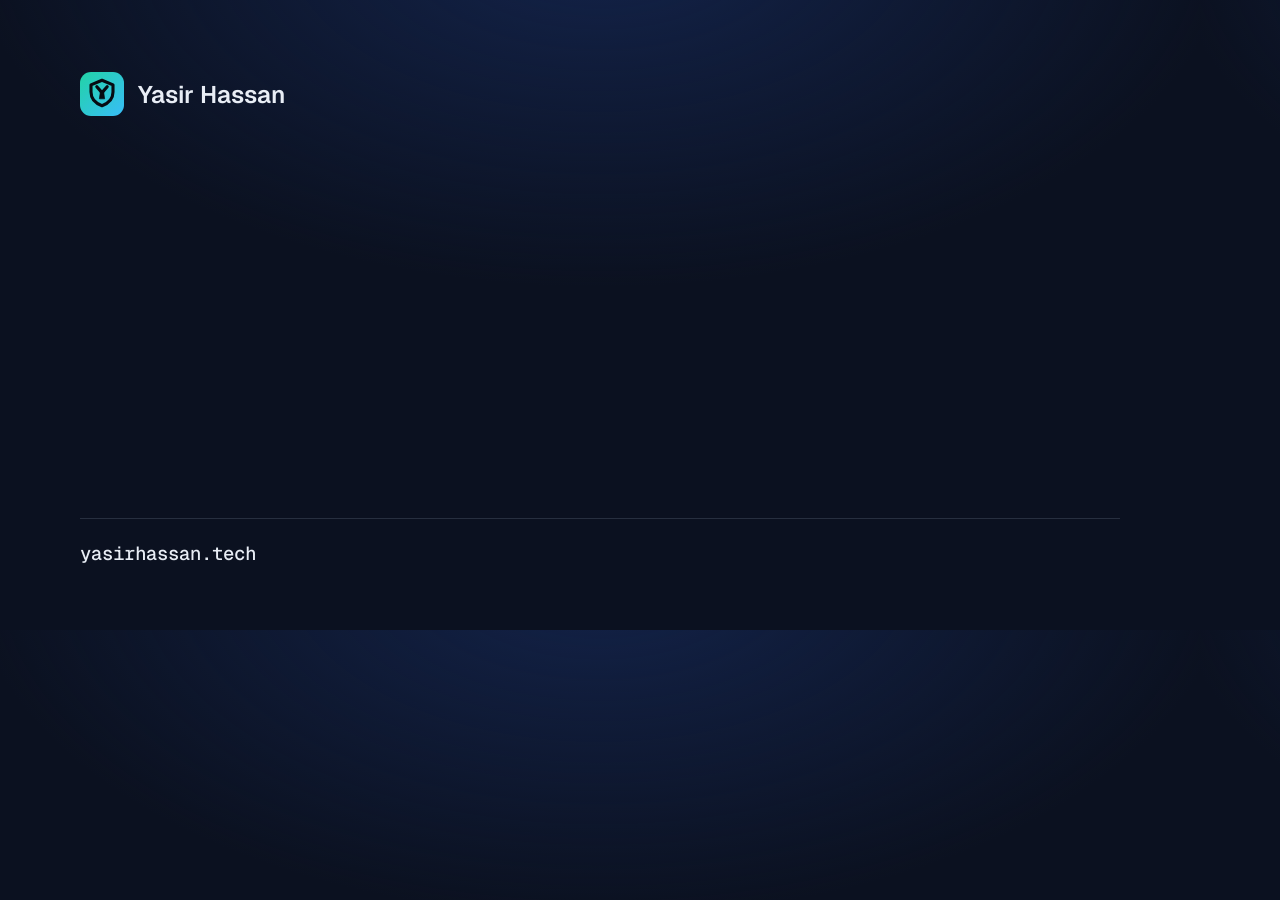
<file: tools/og-image.html>
<!doctype html>
<!--
  Share-image template for writeups (1200 x 630).
  Fill it through the query string and screenshot it with a headless browser:
    ?title=…&desc=…&kicker=…&path=…&motif=chain|detect
  See README.md, "Share images", for the exact command.
-->
<html lang="en">
<head>
<meta charset="utf-8">
<title>Share image</title>
<style>
  @font-face { font-family: "Geist"; font-weight: 100 900; font-display: block; src: url("../assets/fonts/geist-latin.woff2") format("woff2"); }
  @font-face { font-family: "Geist Mono"; font-weight: 100 900; font-display: block; src: url("../assets/fonts/geist-mono-latin.woff2") format("woff2"); }
  * { box-sizing: border-box; margin: 0; padding: 0; }
  html, body { width: 1200px; height: 630px; overflow: hidden; }
  body {
    position: relative; font-family: "Geist", sans-serif; color: #e8edf5;
    background: radial-gradient(900px 500px at 50% -10%, #13234a 0%, rgba(11, 17, 32, 0) 70%), #0b1120;
  }
  .card { position: absolute; inset: 72px 80px 64px; display: flex; flex-direction: column; }
  .brand { display: flex; align-items: center; gap: 14px; font-size: 24px; font-weight: 600; }
  .brand img { width: 44px; height: 44px; }
  .kicker {
    margin-top: 44px; font-family: "Geist Mono", monospace; font-size: 18px; letter-spacing: .08em;
    text-transform: uppercase; color: #5b9cff;
  }
  h1 { margin-top: 16px; max-width: 700px; font-size: 56px; line-height: 1.08; font-weight: 650; letter-spacing: -.02em; }
  p { margin-top: 22px; max-width: 640px; font-size: 22px; line-height: 1.45; color: #a3afc2; }
  .foot {
    margin-top: auto; padding-top: 22px; border-top: 1px solid rgba(148, 163, 184, .2);
    display: flex; justify-content: space-between; font-family: "Geist Mono", monospace; font-size: 19px; color: #8391a9;
  }
  .foot b { color: #e8edf5; font-weight: 500; }
  .motif { position: absolute; right: 80px; top: 150px; width: 320px; height: 320px; }
  .motif svg { width: 100%; height: 100%; }
</style>
</head>
<body>
<div class="card">
  <div class="brand"><img src="../assets/favicon.svg" alt="">Yasir Hassan</div>
  <div class="kicker" id="kicker"></div>
  <h1 id="title"></h1>
  <p id="desc"></p>
  <div class="foot"><b>yasirhassan.tech</b><span id="path"></span></div>
</div>
<div class="motif" id="motif"></div>

<!-- Hash chain: three linked blocks, the last one tampered -->
<template id="motif-chain">
  <svg viewBox="0 0 320 320" fill="none" font-family="Geist Mono, monospace" font-size="13">
    <g stroke="#34d399" stroke-width="2">
      <rect x="40" y="16" width="240" height="72" rx="12" fill="rgba(52,211,153,.06)"/>
      <rect x="40" y="124" width="240" height="72" rx="12" fill="rgba(52,211,153,.06)"/>
      <path d="M160 88v36" stroke-dasharray="4 4"/>
    </g>
    <g stroke="#f87171" stroke-width="2">
      <rect x="40" y="232" width="240" height="72" rx="12" fill="rgba(248,113,113,.08)"/>
      <path d="M160 196v36" stroke-dasharray="4 4"/>
    </g>
    <g fill="#a3afc2">
      <text x="60" y="46">block #1041</text><text x="60" y="70" fill="#34d399">hash 9f3a…c21e ✓</text>
      <text x="60" y="154">block #1042</text><text x="60" y="178" fill="#34d399">prev 9f3a…c21e ✓</text>
      <text x="60" y="262">block #1043</text><text x="60" y="286" fill="#f87171">prev 77b0…e9d4 ✗</text>
    </g>
  </svg>
</template>

<!-- Detection: camera frame with labelled boxes -->
<template id="motif-detect">
  <svg viewBox="0 0 320 320" fill="none" font-family="Geist Mono, monospace" font-size="13">
    <rect x="10" y="40" width="300" height="240" rx="14" fill="#111a2e" stroke="rgba(148,163,184,.24)" stroke-width="2"/>
    <circle cx="34" cy="62" r="5" fill="#f87171"/><text x="46" y="67" fill="#8391a9">CAM 02 · LIVE</text>
    <path d="M10 250 L90 190 L150 220 L230 160 L310 210 V266 a14 14 0 0 1 -14 14 H24 a14 14 0 0 1 -14 -14 Z" fill="#18233b"/>
    <g stroke="#fbbf24" stroke-width="2.5"><rect x="150" y="96" width="120" height="110" rx="4"/></g>
    <rect x="150" y="76" width="112" height="22" rx="3" fill="#fbbf24"/><text x="157" y="92" fill="#0b1120">smoke 0.81</text>
    <g stroke="#f87171" stroke-width="2.5"><rect x="44" y="150" width="84" height="80" rx="4"/></g>
    <rect x="44" y="130" width="92" height="22" rx="3" fill="#f87171"/><text x="51" y="146" fill="#0b1120">fire 0.87</text>
  </svg>
</template>

<script>
  const q = new URLSearchParams(location.search);
  for (const id of ['kicker', 'title', 'desc', 'path']) document.getElementById(id).textContent = q.get(id) || '';
  const motif = document.getElementById(`motif-${q.get('motif')}`);
  if (motif) document.getElementById('motif').appendChild(motif.content.cloneNode(true));
</script>
</body>
</html>
</file>
<file: css/fonts.css>
/* Self-hosted Geist and Geist Mono (SIL Open Font License), Latin subset, variable weight */
@font-face {
  font-family: "Geist";
  font-style: normal;
  font-weight: 100 900;
  font-display: swap;
  src: url("../assets/fonts/geist-latin.woff2") format("woff2");
  unicode-range: U+0000-00FF, U+0131, U+0152-0153, U+02BB-02BC, U+02C6, U+02DA, U+02DC, U+0304, U+0308, U+0329, U+2000-206F, U+20AC, U+2122, U+2191, U+2193, U+2212, U+2215, U+FEFF, U+FFFD;
}
@font-face {
  font-family: "Geist Mono";
  font-style: normal;
  font-weight: 100 900;
  font-display: swap;
  src: url("../assets/fonts/geist-mono-latin.woff2") format("woff2");
  unicode-range: U+0000-00FF, U+0131, U+0152-0153, U+02BB-02BC, U+02C6, U+02DA, U+02DC, U+0304, U+0308, U+0329, U+2000-206F, U+20AC, U+2122, U+2191, U+2193, U+2212, U+2215, U+FEFF, U+FFFD;
}
</file>
<file: css/style.css>
/* ==========================================================================
   Yasir Hassan · Portfolio
   Dark-first design system. Light theme via [data-theme="light"].
   ========================================================================== */

/* ---------- Tokens ---------- */
:root {
  --bg: #0b1120;
  --bg-elev: #111a2e;
  --bg-hover: #18233b;
  --border: rgba(148, 163, 184, .13);
  --border-strong: rgba(148, 163, 184, .24);
  --text: #e8edf5;
  --text-2: #a3afc2;
  --text-3: #8391a9;
  --accent: #5b9cff;
  --accent-2: #2dd4bf;
  --grid: rgba(148, 163, 184, .07);
  --ok: #34d399;
  --btn-bg: #2563eb;
  --btn-text: #ffffff;
  --shadow: 0 1px 2px rgba(2, 6, 23, .5), 0 16px 40px -16px rgba(2, 6, 23, .8);
  --radius: 14px;
  --font: "Geist", ui-sans-serif, system-ui, -apple-system, "Segoe UI", sans-serif;
  --mono: "Geist Mono", ui-monospace, "SFMono-Regular", Consolas, monospace;
  color-scheme: dark;
}
:root[data-theme="light"] {
  --bg: #f8fafc;
  --bg-elev: #ffffff;
  --bg-hover: #f1f5f9;
  --border: rgba(15, 23, 42, .09);
  --border-strong: rgba(15, 23, 42, .16);
  --text: #0f172a;
  --text-2: #475569;
  --text-3: #64748b;
  --accent: #2563eb;
  --accent-2: #0d9488;
  --grid: rgba(15, 23, 42, .06);
  --ok: #059669;
  --btn-bg: #1d4ed8;
  --btn-text: #ffffff;
  --shadow: 0 1px 2px rgba(15, 23, 42, .05), 0 12px 32px -16px rgba(15, 23, 42, .15);
  color-scheme: light;
}

/* ---------- Base ---------- */
*, *::before, *::after { box-sizing: border-box; margin: 0; padding: 0; }
html { scroll-behavior: smooth; -webkit-text-size-adjust: 100%; }
body {
  font-family: var(--font); background: var(--bg); color: var(--text);
  font-size: 16px; line-height: 1.6; -webkit-font-smoothing: antialiased; text-rendering: optimizeLegibility;
}
img { display: block; max-width: 100%; height: auto; }
a { color: inherit; text-decoration: none; }
button { font: inherit; color: inherit; background: none; border: 0; cursor: pointer; }
ul { list-style: none; }
::selection { background: color-mix(in srgb, var(--accent) 30%, transparent); }
:focus-visible { outline: 2px solid var(--accent); outline-offset: 2px; border-radius: 6px; }

.container { width: 100%; max-width: 1040px; margin: 0 auto; padding: 0 24px; }
.muted { color: var(--text-2); }
.skip {
  position: fixed; top: -48px; left: 16px; z-index: 300; padding: 8px 14px; border-radius: 8px;
  background: var(--btn-bg); color: var(--btn-text); font-size: 14px; font-weight: 500; transition: top .2s;
}
.skip:focus { top: 12px; }
kbd {
  font-family: var(--mono); font-size: 11px; line-height: 1; padding: 4px 6px; border-radius: 5px;
  border: 1px solid var(--border); background: var(--bg-elev); color: var(--text-2); white-space: nowrap;
}

/* ---------- Buttons ---------- */
.btn {
  display: inline-flex; align-items: center; justify-content: center; gap: 8px; height: 42px; padding: 0 18px;
  border-radius: 10px; font-size: 14.5px; font-weight: 500; white-space: nowrap;
  transition: background .15s, border-color .15s, opacity .15s;
}
.btn-sm { height: 34px; padding: 0 14px; font-size: 13.5px; border-radius: 8px; }
.btn-light { background: var(--btn-bg); color: var(--btn-text); }
.btn-light:hover { opacity: 1; filter: brightness(1.08); }
.btn-light { box-shadow: 0 1px 2px rgba(2, 6, 23, .3), inset 0 1px 0 rgba(255, 255, 255, .12); }
.btn-outline { border: 1px solid var(--border-strong); background: var(--bg); }
.btn-outline:hover { background: var(--bg-hover); }
.icon-btn {
  width: 34px; height: 34px; border-radius: 8px; display: grid; place-items: center; color: var(--text-2);
  transition: background .15s, color .15s;
}
.icon-btn:hover { background: var(--bg-hover); color: var(--text); }
.i-moon { display: none; }
:root[data-theme="light"] .i-sun { display: none; }
:root[data-theme="light"] .i-moon { display: block; }
.text-link { font-size: 14px; color: var(--text-2); transition: color .15s; }
.text-link:hover { color: var(--text); }

/* ---------- Header ---------- */
.header {
  position: sticky; top: 0; z-index: 100; border-bottom: 1px solid transparent;
  background: color-mix(in srgb, var(--bg) 75%, transparent);
  backdrop-filter: saturate(180%) blur(12px); -webkit-backdrop-filter: saturate(180%) blur(12px);
  transition: border-color .2s;
}
.header.scrolled { border-bottom-color: var(--border); }
/* Accent line that fades in once the page scrolls */
.header::after {
  content: ""; position: absolute; left: 0; right: 0; bottom: -1px; height: 1px; opacity: 0; transition: opacity .3s;
  background: linear-gradient(90deg, transparent, var(--accent) 30%, var(--accent-2) 70%, transparent);
}
.header.scrolled::after { opacity: .55; }
.nav { display: flex; align-items: center; gap: 24px; height: 64px; }
.brand { display: flex; align-items: center; gap: 11px; font-weight: 600; font-size: 15px; letter-spacing: -.01em; }
.header .brand img { width: 30px; height: 30px; border-radius: 8px; box-shadow: 0 0 0 1px rgba(255, 255, 255, .06), 0 4px 14px -4px color-mix(in srgb, var(--accent-2) 55%, transparent); }
.brand img { border-radius: 6px; }
.brand-text { display: flex; flex-direction: column; line-height: 1.15; }
.brand-name { font-size: 15px; font-weight: 600; color: var(--text); }
.brand-tag { font-family: var(--mono); font-size: 10.5px; font-weight: 500; letter-spacing: .04em; color: var(--text-3); }
.nav-links {
  display: flex; gap: 2px; margin: 0 auto; padding: 4px; border: 1px solid var(--border); border-radius: 99px;
  background: color-mix(in srgb, var(--bg-elev) 70%, transparent);
}
.nav-links a {
  padding: 6px 14px; border-radius: 99px; font-size: 14px; color: var(--text-2); transition: color .15s, background .15s;
}
.nav-links a:hover { color: var(--text); background: var(--bg-hover); }
.nav-links a.active { color: var(--text); background: var(--bg-hover); box-shadow: inset 0 0 0 1px var(--border-strong); }
.nav-actions { display: flex; align-items: center; gap: 6px; }
.nav-actions .icon-btn { border: 1px solid var(--border); }
.nav-actions .icon-btn:hover { border-color: var(--border-strong); }
.nav-divider { width: 1px; height: 22px; margin: 0 6px; background: var(--border-strong); }
.nav-actions .btn-sm { gap: 7px; }
.kbd-btn {
  display: inline-flex; align-items: center; gap: 8px; height: 34px; padding: 0 6px 0 10px; border-radius: 8px;
  border: 1px solid var(--border); color: var(--text-3); transition: border-color .15s, color .15s;
}
.kbd-btn:hover { border-color: var(--border-strong); color: var(--text); }
.kbd-btn kbd { border: 0; background: var(--bg-hover); }
.menu-btn { display: none; }

/* ---------- Hero ---------- */
.hero { padding: 120px 24px 104px; position: relative; }
.hero::before {
  content: ""; position: absolute; inset: -64px 0 auto; height: 520px; z-index: -1; pointer-events: none;
  background: radial-gradient(60% 50% at 50% 0%, color-mix(in srgb, var(--accent) 9%, transparent), transparent 70%);
}
.pill {
  display: inline-flex; align-items: center; gap: 10px; padding: 6px 12px 6px 10px; margin-bottom: 28px;
  border: 1px solid var(--border); border-radius: 99px; font-size: 13.5px; color: var(--text-2);
  background: var(--bg-elev); transition: border-color .15s, color .15s;
}
.pill:hover { border-color: var(--border-strong); color: var(--text); }
.pulse { position: relative; width: 8px; height: 8px; border-radius: 50%; background: var(--ok); }
.pulse::after {
  content: ""; position: absolute; inset: -3px; border-radius: 50%; border: 1px solid var(--ok);
  animation: pulse 2s ease-out infinite;
}
@keyframes pulse { from { transform: scale(.6); opacity: .9; } to { transform: scale(1.8); opacity: 0; } }
.hero h1 {
  font-size: clamp(38px, 6vw, 58px); line-height: 1.05; letter-spacing: -.045em; font-weight: 600; max-width: 820px;
}
.hero::after {
  content: ""; position: absolute; inset: -64px 0 0; z-index: -2; pointer-events: none;
  background-image: linear-gradient(var(--grid) 1px, transparent 1px), linear-gradient(90deg, var(--grid) 1px, transparent 1px);
  background-size: 44px 44px; background-position: center top;
  -webkit-mask-image: radial-gradient(75% 65% at 50% 15%, #000 25%, transparent 75%);
  mask-image: radial-gradient(75% 65% at 50% 15%, #000 25%, transparent 75%);
}
.hero h1 .dim {
  color: var(--text-3);
  background: linear-gradient(90deg, var(--accent), var(--accent-2)); -webkit-background-clip: text; background-clip: text;
  -webkit-text-fill-color: transparent;
}
.highlights {
  display: grid; grid-template-columns: repeat(4, 1fr); margin-top: 72px; border: 1px solid var(--border);
  border-radius: var(--radius); background: color-mix(in srgb, var(--bg-elev) 80%, transparent);
}
.highlights li { padding: 20px 22px; border-left: 1px solid var(--border); font-size: 13.5px; line-height: 1.45; color: var(--text-2); }
.highlights li:first-child { border-left: 0; }
.highlights b { display: block; margin-bottom: 4px; font-size: 26px; font-weight: 600; letter-spacing: -.03em; color: var(--text); }
.hero-sub { margin-top: 24px; max-width: 560px; font-size: 17.5px; color: var(--text-2); line-height: 1.65; }
.hero-cta { display: flex; gap: 10px; flex-wrap: wrap; margin-top: 36px; }
.socials { display: flex; gap: 4px; margin-top: 40px; margin-left: -8px; }
.socials a {
  width: 38px; height: 38px; border-radius: 9px; display: grid; place-items: center; color: var(--text-3);
  transition: color .15s, background .15s;
}
.socials a:hover { color: var(--text); background: var(--bg-hover); }

/* ---------- Sections ---------- */
.section { padding: 88px 24px; border-top: 1px solid var(--border); }
section[id] { scroll-margin-top: 64px; }
.section-head { display: flex; align-items: flex-end; justify-content: space-between; gap: 16px; margin-bottom: 40px; }
.section-head h2 { font-size: 32px; font-weight: 600; letter-spacing: -.03em; }
/* Numbered section labels: "// 01" */
main { counter-reset: section; }
main > .section { counter-increment: section; }
main > .section .section-head h2::before, main > .section .contact-intro h2::before {
  content: "// " counter(section, decimal-leading-zero);
  content: "// " counter(section, decimal-leading-zero) / "";
  display: block; margin-bottom: 10px; font-family: var(--mono); font-size: 12px; font-weight: 500;
  letter-spacing: .06em; color: var(--accent);
}

/* ---------- Work ---------- */
.work-grid { display: grid; grid-template-columns: repeat(2, 1fr); gap: 16px; }
.card {
  display: flex; flex-direction: column; border: 1px solid var(--border); border-radius: var(--radius);
  background: var(--bg-elev); overflow: hidden; transition: border-color .2s, transform .2s, box-shadow .2s;
}
.card:hover { border-color: color-mix(in srgb, var(--accent) 35%, var(--border-strong)); transform: translateY(-2px); box-shadow: var(--shadow); }
.card-feature { grid-column: 1 / -1; display: grid; grid-template-columns: 1.05fr 1fr; }
.card-wide { grid-column: 1 / -1; }
.card-split { display: grid; grid-template-columns: 1fr 1fr; }

/* Per-project accent line along the top of each card */
.card[class*="acc-"] { position: relative; }
.card[class*="acc-"]::before {
  content: ""; position: absolute; top: 0; left: 0; right: 0; height: 3px; z-index: 1;
  background: var(--card-accent); opacity: .85; transition: opacity .2s, height .2s;
}
.card[class*="acc-"]:hover::before { opacity: 1; height: 4px; }
.acc-vigilense { --card-accent: linear-gradient(90deg, #3b82f6, #60a5fa); }
.acc-netguard { --card-accent: linear-gradient(90deg, #10b981, #2dd4bf); }
.acc-milkiyat { --card-accent: linear-gradient(90deg, #d97706, #fbbf24); }
.acc-dastarkhwan { --card-accent: linear-gradient(90deg, #ea580c, #fb923c); }
.acc-hrms { --card-accent: linear-gradient(90deg, #7c3aed, #a78bfa); }
.acc-network { --card-accent: linear-gradient(90deg, #0891b2, #22d3ee); }
.card-split .card-body { padding: 32px; }

/* Sample NetGuard scan (decorative, same look in both themes) */
.scan {
  margin: 20px 20px 20px 0; border: 1px solid rgba(148, 163, 184, .2); border-radius: 12px; overflow: hidden;
  background: #060a13; color: #d1d9e6; font-family: var(--mono); font-size: 12.5px; align-self: center;
}
.scan-bar { display: flex; align-items: center; gap: 12px; padding: 9px 12px; border-bottom: 1px solid rgba(148, 163, 184, .13); background: #0b1120; color: #8391a9; font-size: 11.5px; }
.scan-body { padding: 16px 18px 14px; }
.scan-score { display: flex; align-items: center; gap: 12px; margin-bottom: 14px; color: #8391a9; font-size: 11.5px; line-height: 1.35; }
.scan-score b {
  display: grid; place-items: center; width: 52px; height: 52px; border-radius: 50%; color: #e8edf5; font-size: 18px;
  background: radial-gradient(closest-side, #060a13 78%, transparent 80% 100%), conic-gradient(#34d399 71%, rgba(148, 163, 184, .18) 0);
}
.scan-list { display: grid; gap: 7px; }
.scan-list li { display: grid; grid-template-columns: 44px 1fr auto; align-items: center; gap: 10px; }
.scan-list code { color: #8391a9; font-family: inherit; }
.sev { padding: 1px 0; border-radius: 4px; text-align: center; font-size: 10.5px; font-weight: 600; text-transform: uppercase; letter-spacing: .04em; }
.sev-high { color: #fca5a5; background: rgba(248, 113, 113, .14); }
.sev-med { color: #fcd34d; background: rgba(251, 191, 36, .12); }
.sev-low { color: #93c5fd; background: rgba(91, 156, 255, .14); }
.sev-ok { color: #6ee7b7; background: rgba(52, 211, 153, .12); }
.scan-foot { margin-top: 14px; padding-top: 10px; border-top: 1px dashed rgba(148, 163, 184, .18); color: #64748b; font-size: 11px; }
.card-media {
  display: grid; place-items: center; aspect-ratio: 16 / 9; overflow: hidden; border-bottom: 1px solid var(--border);
}
.card-feature .card-media { aspect-ratio: auto; min-height: 340px; border-bottom: 0; border-right: 1px solid var(--border); }
.card-media img { transition: transform .5s cubic-bezier(.2, .7, .2, 1); }
.card:hover .card-media img { transform: scale(1.03); }
.media-navy { background: radial-gradient(120% 90% at 50% 40%, #0f2547, #0a1a33); }
.media-navy img { width: 78%; }
.media-milkiyat { background: #0b2545; }
.media-milkiyat img { width: 82%; }
.media-shot { background: #111; align-items: start; }
.media-shot img { width: 100%; height: 100%; object-fit: cover; object-position: top left; }
.card-body { display: flex; flex-direction: column; gap: 12px; padding: 24px; flex: 1; }
.card-feature .card-body { padding: 32px; justify-content: center; }
.card-meta { display: flex; justify-content: space-between; gap: 12px; font-family: var(--mono); font-size: 12px; color: var(--text-3); }
.card h3 { font-size: 20px; font-weight: 600; letter-spacing: -.02em; }
.card-feature h3 { font-size: 26px; }
.card h3 a { display: inline-flex; align-items: center; gap: 6px; }
.card h3 .arrow { font-size: .8em; color: var(--text-3); transition: transform .2s, color .2s; }
.card h3 a:hover .arrow { transform: translate(2px, -2px); color: var(--text); }
.card p { color: var(--text-2); font-size: 15px; }
.card .tags { margin-top: auto; padding-top: 8px; }
.facts { display: grid; grid-template-columns: repeat(3, 1fr); border: 1px solid var(--border); border-radius: 10px; margin: 6px 0 4px; }
.facts li { padding: 12px 14px; font-size: 12.5px; color: var(--text-2); line-height: 1.4; border-left: 1px solid var(--border); }
.facts li:first-child { border-left: 0; }
.facts b { display: block; font-size: 17px; color: var(--text); font-weight: 600; letter-spacing: -.02em; margin-bottom: 2px; }

.tags { display: flex; flex-wrap: wrap; gap: 6px; }
.tags li {
  font-size: 12.5px; padding: 3px 10px; border-radius: 99px; border: 1px solid var(--border);
  color: var(--text-2); background: var(--bg);
}

/* ---------- Experience timeline ---------- */
.timeline { position: relative; display: grid; gap: 20px; }
.timeline::before {
  content: ""; position: absolute; left: 170px; top: 12px; bottom: 12px; width: 1px;
  background: linear-gradient(var(--ok), var(--accent) 35%, var(--border));
}
.tl-item { position: relative; display: grid; grid-template-columns: 150px 1fr; gap: 40px; }
.tl-dot {
  position: absolute; left: 164px; top: 34px; width: 13px; height: 13px; border-radius: 50%;
  background: var(--bg); border: 2px solid var(--accent);
}
.tl-now .tl-dot { border-color: var(--ok); background: var(--ok); box-shadow: 0 0 0 5px color-mix(in srgb, var(--ok) 18%, transparent); }
.tl-when { padding-top: 30px; text-align: right; font-family: var(--mono); font-size: 13px; color: var(--text-3); }
.tl-now .tl-when { color: var(--ok); }
.tl-card { padding: 20px 22px; border: 1px solid var(--border); border-radius: var(--radius); background: var(--bg-elev); transition: border-color .2s; }
.tl-card:hover { border-color: var(--border-strong); }
.tl-head { display: flex; align-items: center; gap: 14px; margin-bottom: 14px; }
.tl-badge {
  flex: none; display: grid; place-items: center; width: 42px; height: 42px; border-radius: 10px;
  font-family: var(--mono); font-size: 12px; font-weight: 600; color: var(--accent);
  background: color-mix(in srgb, var(--accent) 12%, transparent); border: 1px solid color-mix(in srgb, var(--accent) 28%, transparent);
}
.tl-now .tl-badge { color: var(--ok); background: color-mix(in srgb, var(--ok) 12%, transparent); border-color: color-mix(in srgb, var(--ok) 28%, transparent); }
.tl-head h3 { font-size: 17px; font-weight: 600; letter-spacing: -.01em; }
.tl-head p { font-size: 14px; color: var(--text-2); }
.tl-card > .muted { font-size: 15px; }
.plain { display: grid; gap: 6px; color: var(--text-2); font-size: 15px; }
.plain li { position: relative; padding-left: 18px; }
.plain li::before { content: ""; position: absolute; left: 2px; top: .7em; width: 5px; height: 1px; background: var(--text-3); }

/* ---------- Skills ---------- */
.skill-grid { display: grid; grid-template-columns: repeat(3, 1fr); gap: 16px; }
.skill-card {
  display: flex; flex-direction: column; gap: 14px; padding: 22px; border: 1px solid var(--border);
  border-radius: var(--radius); background: var(--bg-elev); transition: border-color .2s;
}
.skill-card:hover { border-color: color-mix(in srgb, var(--accent) 35%, var(--border-strong)); }
.skill-head { display: flex; align-items: center; gap: 12px; }
.skill-head h3 { font-size: 15.5px; font-weight: 600; letter-spacing: -.01em; }
.skill-icon {
  flex: none; display: grid; place-items: center; width: 36px; height: 36px; border-radius: 9px;
  color: var(--accent); background: color-mix(in srgb, var(--accent) 12%, transparent);
}
.skill-top { display: grid; gap: 7px; font-size: 14px; font-weight: 500; color: var(--text); }
.skill-top li { display: flex; align-items: center; gap: 10px; }
.skill-top li::before { content: ""; flex: none; width: 6px; height: 6px; border-radius: 50%; background: var(--accent-2); }
.skill-card .tags li { font-size: 12px; padding: 2px 9px; }
.skill-card .used { margin-top: auto; padding-top: 12px; border-top: 1px solid var(--border); font-size: 12.5px; color: var(--text-3); }
.skill-card .used a { color: var(--text-2); text-decoration: underline; text-underline-offset: 3px; text-decoration-color: var(--border-strong); }
.skill-card .used a:hover { color: var(--text); text-decoration-color: var(--text-3); }

/* ---------- Project diagrams (HRMS, Enterprise Network) ---------- */
.media-diagram {
  aspect-ratio: 16 / 7; background: radial-gradient(80% 100% at 50% 0%, color-mix(in srgb, var(--accent) 9%, transparent), transparent 70%), var(--bg);
}
.media-diagram svg { width: 86%; height: auto; transition: transform .5s cubic-bezier(.2, .7, .2, 1); }
.card:hover .media-diagram svg { transform: scale(1.03); }
.dg-line { fill: none; stroke: var(--border-strong); stroke-width: 1.5; }
.dg-dash { stroke-dasharray: 3 4; opacity: .7; }
.dg-node { fill: var(--bg-elev); stroke: var(--border-strong); stroke-width: 1.2; }
.dg-core { stroke: var(--accent); }
.dg-text { fill: var(--text-3); font-family: var(--mono); font-size: 8.5px; font-weight: 600; letter-spacing: .06em; }
.dg-bar, .dg-dot { fill: var(--border-strong); }
.dg-pill { fill: none; stroke: var(--border-strong); }
.dg-a { fill: var(--accent); }
.dg-b { fill: var(--accent-2); }
.dg-c { fill: #f59e0b; }

/* ---------- Contact ---------- */
.contact { display: grid; grid-template-columns: 1fr 1.1fr; gap: 56px; align-items: start; }
.contact-intro h2 { font-size: clamp(32px, 5vw, 44px); font-weight: 600; letter-spacing: -.04em; }
.contact-intro p { margin: 14px 0 28px; max-width: 420px; color: var(--text-2); }
.email-chip {
  display: inline-flex; align-items: center; height: 42px; border: 1px solid var(--border-strong); border-radius: 10px;
  background: var(--bg); overflow: hidden; max-width: 100%;
}
.email-chip a { padding: 0 14px 0 16px; font-family: var(--mono); font-size: 14px; overflow: hidden; text-overflow: ellipsis; }
.email-chip a:hover { text-decoration: underline; text-underline-offset: 3px; }
.copy { height: 100%; width: 42px; flex: none; display: grid; place-items: center; border-left: 1px solid var(--border); color: var(--text-2); transition: background .15s, color .15s; }
.copy:hover { background: var(--bg-hover); color: var(--text); }
.contact-links { display: flex; gap: 20px; margin-top: 24px; font-size: 14.5px; }
.contact-links a { color: var(--text-2); transition: color .15s; }
.contact-links a span { color: var(--text-3); }
.contact-links a:hover { color: var(--text); }

.form { display: grid; gap: 16px; padding: 28px; border: 1px solid var(--border); border-radius: var(--radius); background: var(--bg-elev); }
.form-row { display: grid; grid-template-columns: 1fr 1fr; gap: 16px; }
.field { display: grid; gap: 6px; }
.field label { font-size: 13px; font-weight: 500; color: var(--text-2); }
.field input, .field textarea, .field select {
  width: 100%; padding: 10px 12px; border-radius: 8px; border: 1px solid var(--border-strong); background: var(--bg);
  color: var(--text); font: inherit; font-size: 14.5px; transition: border-color .15s, box-shadow .15s;
}
.field textarea { resize: vertical; min-height: 120px; }
.field select { appearance: none; cursor: pointer;
  background-image: linear-gradient(45deg, transparent 50%, var(--text-3) 50%), linear-gradient(135deg, var(--text-3) 50%, transparent 50%);
  background-position: calc(100% - 18px) 55%, calc(100% - 13px) 55%; background-size: 5px 5px; background-repeat: no-repeat; padding-right: 36px; }
.field input:focus, .field textarea:focus, .field select:focus {
  outline: none; border-color: var(--text-3); box-shadow: 0 0 0 3px color-mix(in srgb, var(--text) 8%, transparent);
}
.field input:user-invalid, .field textarea:user-invalid { border-color: #e5484d; }
.hp { position: absolute; left: -9999px; width: 1px; height: 1px; opacity: 0; }
.btn-block { width: 100%; }
.btn[disabled] { opacity: .6; cursor: progress; }
.form-status { min-height: 1.4em; font-size: 14px; color: var(--text-2); }
.form-status.ok { color: var(--ok); }
.form-status.err { color: #e5484d; }

/* ---------- Footer ---------- */
.footer { margin-top: 24px; border-top: 1px solid var(--border); background: var(--bg-elev); font-size: 14px; color: var(--text-2); }
.footer-top { display: grid; grid-template-columns: 1.6fr 1fr 1fr 1.3fr; gap: 40px; padding-top: 56px; padding-bottom: 48px; }
.footer-about p { margin: 16px 0 18px; max-width: 320px; line-height: 1.65; }
.footer-status {
  display: inline-flex; align-items: center; gap: 10px; padding: 6px 12px; border: 1px solid var(--border);
  border-radius: 99px; font-size: 13px; color: var(--text); background: var(--bg);
}
.footer-col { display: flex; flex-direction: column; align-items: flex-start; gap: 10px; }
.footer-col h2 {
  margin-bottom: 6px; font-size: 12px; font-weight: 600; letter-spacing: .08em; text-transform: uppercase; color: var(--text);
}
.footer-col a { transition: color .15s; }
.footer-col a:hover { color: var(--text); }
.footer-social { display: flex; gap: 8px; margin-top: 8px; }
.footer-social a {
  width: 34px; height: 34px; display: grid; place-items: center; border: 1px solid var(--border); border-radius: 9px;
  color: var(--text-2); transition: color .15s, border-color .15s, background .15s;
}
.footer-social a:hover { color: var(--text); border-color: var(--border-strong); background: var(--bg-hover); }
.footer-bottom {
  display: flex; justify-content: space-between; align-items: center; gap: 16px; flex-wrap: wrap;
  padding-top: 20px; padding-bottom: 24px; border-top: 1px solid var(--border); font-size: 13px; color: var(--text-3);
}
.footer-bottom nav { display: flex; gap: 22px; flex-wrap: wrap; }
.footer-bottom a { transition: color .15s; }
.footer-bottom a:hover { color: var(--text); }

/* Footer: accent edge, CTA band, brand and contact meta */
.footer { position: relative; overflow: hidden; }
.footer::before {
  content: ""; position: absolute; top: -1px; left: 0; right: 0; height: 1px; opacity: .55;
  background: linear-gradient(90deg, transparent, var(--accent) 30%, var(--accent-2) 70%, transparent);
}
.footer .brand img { width: 28px; height: 28px; border-radius: 7px; }
.footer-about p { color: var(--text-2); }
.footer-col .ext { font-size: .85em; color: var(--text-3); }
.footer-meta { display: inline-flex; align-items: center; gap: 8px; }
.footer-meta svg { flex: none; color: var(--text-3); }
.footer-time { font-family: var(--mono); font-size: 13px; }
.footer-cta {
  display: flex; align-items: center; justify-content: space-between; gap: 24px; flex-wrap: wrap;
  margin-top: 48px; padding: 28px 32px; border: 1px solid var(--border); border-radius: var(--radius);
  background: radial-gradient(120% 160% at 0% 0%, color-mix(in srgb, var(--accent) 14%, transparent), transparent 60%), var(--bg);
}
.footer-cta h2 { font-size: 22px; font-weight: 600; letter-spacing: -.02em; color: var(--text); }
.footer-cta p { margin-top: 6px; color: var(--text-2); }
.footer-cta-actions { display: flex; gap: 10px; flex-wrap: wrap; }

/* Footer polish: soft glow, heading accents and hover effects */
.footer {
  background:
    radial-gradient(55% 90% at 0% 0%, color-mix(in srgb, var(--accent) 7%, transparent), transparent 70%),
    radial-gradient(45% 80% at 100% 100%, color-mix(in srgb, var(--accent-2) 6%, transparent), transparent 70%),
    var(--bg-elev);
}
.footer-col h2::after {
  content: ""; display: block; width: 18px; height: 2px; margin-top: 9px; border-radius: 2px;
  background: linear-gradient(90deg, var(--accent), var(--accent-2)); transition: width .3s;
}
.footer-col:hover h2::after { width: 34px; }
.footer-col > a, .footer-meta { display: inline-flex; align-items: center; gap: 10px; }
.footer-col > a { transition: color .2s, transform .2s; }
.footer-col .fi { flex: none; color: var(--text-3); transition: color .2s, transform .2s; }
.footer-col > a:hover { color: var(--text); transform: translateX(3px); }
.footer-col > a:hover .fi { color: var(--accent-2); transform: scale(1.12); }
.footer-col > a .ext { margin-left: 3px; transition: transform .2s, color .2s; }
.footer-col > a:hover .ext { transform: translate(2px, -2px); color: var(--accent); }
.footer .brand img { transition: transform .3s, box-shadow .3s; }
.footer .brand:hover img { transform: rotate(-6deg) scale(1.06); box-shadow: 0 6px 18px -4px color-mix(in srgb, var(--accent-2) 60%, transparent); }
.footer-status { transition: border-color .2s; }
.footer-status:hover { border-color: color-mix(in srgb, var(--ok) 45%, var(--border-strong)); }
.footer-social a { transition: color .2s, border-color .2s, background .2s, transform .2s, box-shadow .2s; }
.footer-social a:hover {
  color: var(--accent); border-color: color-mix(in srgb, var(--accent) 45%, var(--border-strong)); transform: translateY(-3px);
  background: color-mix(in srgb, var(--accent) 10%, transparent); box-shadow: 0 8px 18px -8px color-mix(in srgb, var(--accent) 70%, transparent);
}
.footer-bottom nav a, .footer-bottom nav button {
  background: linear-gradient(currentColor, currentColor) no-repeat left bottom / 0 1px; padding-bottom: 2px;
  transition: color .2s, background-size .25s;
}
.footer-bottom nav a:hover, .footer-bottom nav button:hover { color: var(--text); background-size: 100% 1px; }
@media (prefers-reduced-motion: reduce) {
  .footer .brand:hover img, .footer-social a:hover, .footer-col > a:hover, .footer-col > a:hover .fi, .footer-col > a:hover .ext { transform: none; }
}

/* Footer layout v2: larger brand, résumé button, roomier columns, full-width bottom bar */
.footer-top { padding-top: 64px; padding-bottom: 56px; }
.footer-about { display: flex; flex-direction: column; align-items: flex-start; }
.footer-about p { margin: 18px 0 20px; max-width: 330px; }
.footer .brand { gap: 14px; }
.footer .brand img { width: 44px; height: 44px; border-radius: 12px; }
.footer .brand-name { font-size: 17px; }
.footer .brand-tag { font-size: 11px; }
.footer-status { padding: 8px 16px; font-size: 13.5px; }
.footer-resume { margin-top: 16px; }
.btn-teal {
  height: 40px; padding: 0 18px; border-radius: 99px; font-weight: 600; color: #04221f;
  background: linear-gradient(135deg, #2dd4bf, #22d3ee);
  box-shadow: 0 6px 18px -8px rgba(45, 212, 191, .7);
}
.btn-teal:hover { filter: brightness(1.08); transform: translateY(-1px); box-shadow: 0 10px 24px -8px rgba(45, 212, 191, .8); }
.btn-teal:active { transform: scale(.97); }
.footer-col { gap: 14px; }
.footer-col h2 { margin-bottom: 4px; letter-spacing: .1em; }
.footer-col h2::after { width: 22px; margin-top: 14px; background: var(--accent-2); }
.footer-col:hover h2::after { width: 36px; }
.footer-email { color: var(--text); }
.footer-meta svg { color: var(--text-3); }
.footer-time { font-family: var(--mono); font-size: 13px; color: var(--text); }
.footer-social { gap: 10px; margin-top: 6px; }
.footer-social a { width: 44px; height: 44px; border-radius: 12px; }
.footer-social svg { width: 18px; height: 18px; }
.footer-bar { border-top: 1px solid var(--border); background: color-mix(in srgb, var(--bg) 55%, transparent); }
.footer-bar .footer-bottom { border-top: 0; padding-top: 22px; padding-bottom: 22px; }
.footer-bottom nav { gap: 26px; }
.footer-bottom nav a, .footer-bottom nav button { color: var(--text-2); }
@media (prefers-reduced-motion: reduce) {
  .btn-teal:hover, .btn-teal:active { transform: none; }
}
/* ---------- Command palette ---------- */
.palette {
  position: fixed; inset: 0; z-index: 200; display: flex; justify-content: center; align-items: flex-start;
  padding: 14vh 16px 16px; background: rgba(0, 0, 0, .55); backdrop-filter: blur(2px); animation: fade .12s ease;
}
.palette[hidden] { display: none; }
.palette-box {
  width: 100%; max-width: 540px; border: 1px solid var(--border-strong); border-radius: 14px; background: var(--bg-elev);
  box-shadow: 0 24px 64px -16px rgba(0, 0, 0, .7); overflow: hidden; animation: pop .14s ease;
}
.palette-search { display: flex; align-items: center; gap: 10px; padding: 14px 16px; border-bottom: 1px solid var(--border); color: var(--text-3); }
.palette-search input { flex: 1; border: 0; outline: 0; background: none; color: var(--text); font: inherit; font-size: 15px; }
.palette-search input::placeholder { color: var(--text-3); }
.palette-list { max-height: 320px; overflow-y: auto; padding: 6px; }
.p-group { padding: 10px 10px 6px; font-size: 12px; color: var(--text-3); }
.p-item { display: flex; justify-content: space-between; align-items: center; gap: 12px; padding: 9px 10px; border-radius: 8px; font-size: 14px; color: var(--text-2); cursor: pointer; }
.p-item.active { background: var(--bg-hover); color: var(--text); }
.p-item kbd { border: 0; background: none; color: var(--text-3); }
.p-empty { padding: 28px; text-align: center; font-size: 14px; color: var(--text-3); }
/* ---------- Terminal (same look in both themes) ---------- */
.term {
  position: fixed; inset: 0; z-index: 200; display: flex; justify-content: center; align-items: flex-start;
  padding: 12vh 16px 16px; background: rgba(0, 0, 0, .55); backdrop-filter: blur(2px); animation: fade .12s ease;
}
.term[hidden] { display: none; }
.term-box {
  width: 100%; max-width: 700px; border: 1px solid rgba(148, 163, 184, .24); border-radius: 12px; background: #060a13;
  color: #d1d9e6; font-family: var(--mono); font-size: 13.5px; line-height: 1.55;
  box-shadow: 0 24px 64px -16px rgba(0, 0, 0, .8); overflow: hidden; animation: pop .14s ease;
}
.term-bar { display: flex; align-items: center; gap: 12px; padding: 9px 12px; border-bottom: 1px solid rgba(148, 163, 184, .13); background: #0b1120; color: #8391a9; font-size: 12px; }
.term-dots { display: flex; gap: 6px; }
.term-dots i { width: 10px; height: 10px; border-radius: 50%; background: #f87171; opacity: .8; }
.term-dots i:nth-child(2) { background: #fbbf24; }
.term-dots i:nth-child(3) { background: #34d399; }
.term-title { flex: 1; text-align: center; overflow: hidden; text-overflow: ellipsis; white-space: nowrap; }
.term-close { padding: 2px 7px; border: 1px solid rgba(148, 163, 184, .24); border-radius: 5px; color: #8391a9; font-family: var(--mono); font-size: 11px; }
.term-close:hover { color: #e8edf5; }
.term-body { height: min(440px, 62vh); overflow-y: auto; padding: 14px 16px; cursor: text; }
.t-line { white-space: pre-wrap; overflow-wrap: anywhere; min-height: 1.55em; }
.t-cmd { color: #e8edf5; margin-top: 6px; }
.t-dim { color: #8391a9; }
.t-ok { color: #34d399; }
.t-err { color: #f87171; }
.t-acc { color: #5b9cff; }
.t-line a { color: #5b9cff; text-decoration: underline; text-underline-offset: 3px; }
.term-line { display: flex; gap: 8px; margin-top: 6px; }
.term-prompt { color: #34d399; white-space: nowrap; }
.term-line input { flex: 1; min-width: 0; border: 0; outline: 0; background: none; color: #e8edf5; font: inherit; caret-color: #34d399; }
.footer-bottom button { display: inline-flex; align-items: center; gap: 6px; font-size: inherit; color: inherit; transition: color .15s; }
.footer-bottom button:hover { color: var(--text); }
@media (max-width: 640px) {
  .term { padding: 8vh 10px 10px; }
  .term-box { font-size: 12.5px; }
  .term-prompt { display: none; }
  .term-line::before { content: "$"; color: #34d399; }
}
@keyframes fade { from { opacity: 0; } }
@keyframes pop { from { opacity: 0; transform: scale(.98); } }

/* ---------- Toast ---------- */
.toast {
  position: fixed; left: 50%; bottom: 24px; z-index: 250; padding: 10px 16px; border-radius: 10px;
  background: var(--btn-bg); color: var(--btn-text); font-size: 14px; font-weight: 500; box-shadow: var(--shadow);
  opacity: 0; transform: translate(-50%, 12px); pointer-events: none; transition: opacity .2s, transform .2s;
}
.toast.show { opacity: 1; transform: translate(-50%, 0); }

/* ---------- Responsive ---------- */
@media (max-width: 860px) {
  .footer-top { grid-template-columns: 1fr 1fr 1fr; }
  .footer-about { grid-column: 1 / -1; }
  .card-feature { grid-template-columns: 1fr; }
  .card-feature .card-media { min-height: 0; aspect-ratio: 16 / 8; border-right: 0; border-bottom: 1px solid var(--border); }
  .card-feature .card-body { padding: 24px; }
}
/* Home page nav collapses into the menu button below 900px, before the pill bar runs out of room */
@media (max-width: 900px) {
  .nav-links:not(.nav-links--static) {
    display: none; position: absolute; top: 64px; left: 0; right: 0; margin: 0; padding: 8px 12px 12px;
    flex-direction: column; background: var(--bg); border: 0; border-bottom: 1px solid var(--border); border-radius: 0;
  }
  .nav-links.open { display: flex; }
  .nav-links:not(.nav-links--static) a { padding: 12px; font-size: 15px; border-radius: 8px; }
  .nav-actions { margin-left: auto; }
  .menu-btn { display: grid; }
}
@media (max-width: 720px) {
  .container { padding: 0 16px; }
  .hero { padding: 80px 16px 72px; }
  .section { padding: 64px 16px; }
  .nav { gap: 12px; }
  .brand-tag { display: none; }
  .kbd-btn { display: none; }
  .hide-sm { display: none; }
  .work-grid { grid-template-columns: 1fr; }
  .facts { grid-template-columns: 1fr; }
  .facts li { border-left: 0; border-top: 1px solid var(--border); }
  .facts li:first-child { border-top: 0; }
  .footer-top { grid-template-columns: 1fr 1fr; gap: 32px 24px; padding-top: 44px; padding-bottom: 36px; }
  .footer-about { grid-column: 1 / -1; }
  .footer-bottom { flex-direction: column; align-items: flex-start; gap: 12px; }
  .footer-cta { margin-top: 36px; padding: 22px; }
  .footer-cta-actions { width: 100%; }
  .footer-cta-actions .btn { flex: 1; }
  .contact { grid-template-columns: 1fr; gap: 36px; }
  .form { padding: 20px; }
  .form-row { grid-template-columns: 1fr; }
  .email-chip a { font-size: 13px; padding: 0 10px 0 12px; }
}
@media (prefers-reduced-motion: reduce) {
  html { scroll-behavior: auto; }
  .pulse::after, .palette, .palette-box, .term, .term-box { animation: none; }
  .card-media img { transition: none; }
  .card:hover { transform: none; }
  .media-diagram svg { transition: none; }
  .card:hover .media-diagram svg { transform: none; }
}
@media (max-width: 860px) {
  .skill-grid { grid-template-columns: 1fr 1fr; }
  .card-split { grid-template-columns: 1fr; }
  .card-split .card-body { padding: 24px; }
  .scan { margin: 0 20px 20px; }
}
@media (max-width: 720px) {
  .highlights { grid-template-columns: 1fr 1fr; margin-top: 48px; }
  .highlights li:nth-child(3) { border-left: 0; }
  .highlights li:nth-child(n + 3) { border-top: 1px solid var(--border); }
  .highlights b { font-size: 22px; }
  .section-head h2 { font-size: 28px; }
  .skill-grid { grid-template-columns: 1fr; }
  .timeline::before { left: 6px; }
  .tl-item { grid-template-columns: 1fr; gap: 10px; padding-left: 30px; }
  .tl-dot { left: 0; top: 3px; }
  .tl-when { padding-top: 0; text-align: left; }
  .tl-card { padding: 18px; }
}

/* ---------- Hero portrait ---------- */
.hero-grid { display: grid; grid-template-columns: 1fr 300px; gap: 56px; align-items: center; }
.portrait {
  position: relative; border: 1px solid var(--border); border-radius: 20px; padding: 8px;
  background: var(--bg-elev); box-shadow: var(--shadow);
}
.portrait img { width: 100%; aspect-ratio: 1; object-fit: cover; border-radius: 14px; }
.portrait figcaption {
  display: flex; justify-content: space-between; align-items: center; gap: 12px; padding: 12px 8px 6px; font-size: 13px; color: var(--text-2);
}
.portrait figcaption b { display: block; color: var(--text); font-weight: 600; font-size: 14px; }
.portrait .open { display: inline-flex; align-items: center; gap: 8px; padding: 4px 10px; border-radius: 99px; border: 1px solid var(--border); font-size: 12px; white-space: nowrap; }
@media (max-width: 860px) {
  .hero-grid { grid-template-columns: 1fr; gap: 0; }
  .portrait { order: -1; width: 112px; padding: 4px; border-radius: 50%; margin-bottom: 28px; }
  .portrait img { border-radius: 50%; }
  .portrait figcaption { display: none; }
}
.brand span { white-space: nowrap; }

/* ---------- Skills: provenance + section intro ---------- */
.section-head--stack { flex-direction: column; align-items: flex-start; gap: 8px; }
.section-head--stack p { color: var(--text-2); font-size: 15px; }

/* ---------- Contact lines ---------- */
.contact-lines { display: grid; gap: 10px; margin-top: 28px; padding-top: 24px; border-top: 1px solid var(--border); font-size: 14.5px; max-width: 360px; }
.contact-lines li { display: grid; grid-template-columns: 96px 1fr; gap: 12px; color: var(--text); }
.contact-lines li > span:first-child { color: var(--text-3); font-size: 13.5px; }
.contact-lines a:hover { text-decoration: underline; text-underline-offset: 3px; }
.contact-lines .dim-arrow { color: var(--text-3); }

/* ---------- Card links ---------- */
.card .tags { margin-top: auto; }
.card-links { display: flex; gap: 18px; padding-top: 14px; margin-top: 4px; border-top: 1px solid var(--border); font-size: 14px; font-weight: 500; }
.card-links a { color: var(--accent); transition: opacity .15s; }
.card-links a:hover { opacity: .8; text-decoration: underline; text-underline-offset: 3px; }
.card-links a + a { color: var(--text-2); font-weight: 400; }

/* ---------- Now line ---------- */
.now { display: flex; align-items: center; gap: 10px; margin-top: 28px; font-size: 13.5px; color: var(--text-2); }
.now-tag {
  flex: none; padding: 2px 8px; border-radius: 6px; font-family: var(--mono); font-size: 11px; font-weight: 500;
  text-transform: uppercase; letter-spacing: .06em; color: var(--accent); background: color-mix(in srgb, var(--accent) 12%, transparent);
}

/* ---------- How I work ---------- */
.steps { list-style: none; display: grid; grid-template-columns: repeat(4, 1fr); gap: 22px; counter-reset: none; }
.step-top { display: flex; align-items: center; justify-content: space-between; }
.step-icon {
  display: grid; place-items: center; width: 38px; height: 38px; border-radius: 10px; color: var(--accent);
  background: color-mix(in srgb, var(--accent) 12%, transparent); border: 1px solid color-mix(in srgb, var(--accent) 25%, transparent);
  transition: color .2s;
}
.step:hover .step-icon { color: var(--accent-2); }
/* Dotted connector from each step to the next */
.step:not(:last-child)::after {
  content: ""; position: absolute; top: 41px; right: -23px; width: 22px;
  border-top: 2px dotted color-mix(in srgb, var(--accent) 60%, transparent);
}
.step { display: flex; flex-direction: column; gap: 10px; padding: 22px; border: 1px solid var(--border); border-radius: var(--radius); background: var(--bg-elev); position: relative; }
.step-num { font-family: var(--mono); font-size: 12px; color: var(--accent); }
.step h3 { font-size: 16px; font-weight: 600; letter-spacing: -.01em; }
.step p { font-size: 14px; color: var(--text-2); line-height: 1.6; flex: 1; }
.steps-note { margin-top: 24px; font-size: 14.5px; color: var(--text-2); max-width: 720px; }
.steps-note a { color: var(--text); text-decoration: underline; text-underline-offset: 3px; text-decoration-color: var(--border-strong); }
.steps-note a:hover { text-decoration-color: var(--text-3); }
@media (max-width: 860px) {
  .steps { grid-template-columns: 1fr 1fr; }
  .step:nth-child(2)::after { display: none; }
}
@media (max-width: 720px) {
  .steps { grid-template-columns: 1fr; }
  .now { align-items: flex-start; }
  .step:not(:last-child)::after, .step:nth-child(2)::after {
    display: block; top: auto; bottom: -23px; right: auto; left: 41px; width: 0; height: 22px;
    border-top: 0; border-left: 2px dotted color-mix(in srgb, var(--accent) 60%, transparent);
  }
}

/* ---------- Interaction feedback: every button and box reacts to hover and press ---------- */
.btn, .icon-btn, .kbd-btn, .pill, .socials a, .copy, .footer-social a, .term-close, .footer-bottom button {
  transition: background .15s, color .15s, border-color .15s, box-shadow .15s, filter .15s, transform .12s;
}
.btn-light:hover { box-shadow: 0 6px 20px -6px color-mix(in srgb, var(--btn-bg) 70%, transparent); transform: translateY(-1px); }
.btn-outline:hover { border-color: color-mix(in srgb, var(--accent) 45%, var(--border-strong)); transform: translateY(-1px); }
.pill:hover { border-color: color-mix(in srgb, var(--accent) 45%, var(--border-strong)); }
.icon-btn:hover, .socials a:hover { color: var(--accent); }
.btn:active, .icon-btn:active, .kbd-btn:active, .pill:active, .socials a:active, .copy:active,
.footer-social a:active, .term-close:active, .footer-bottom button:active { transform: scale(.95); filter: brightness(.95); }

.step, .highlights li, .tl-card, .skill-card, .portrait, .contact-lines li {
  transition: border-color .2s, transform .2s, box-shadow .2s, background .2s;
}
.step:hover, .tl-card:hover, .skill-card:hover, .portrait:hover {
  border-color: color-mix(in srgb, var(--accent) 35%, var(--border-strong)); transform: translateY(-2px); box-shadow: var(--shadow);
}
.highlights li:hover { background: var(--bg-hover); }
.highlights li:first-child:hover { border-radius: var(--radius) 0 0 var(--radius); }
.highlights li:last-child:hover { border-radius: 0 var(--radius) var(--radius) 0; }
.highlights li:hover b { color: var(--accent); }
.step:hover .step-num, .skill-card:hover .skill-icon { color: var(--accent-2); }
.card:active, .step:active, .tl-card:active, .skill-card:active { transform: translateY(0) scale(.99); }
.tags li { transition: border-color .15s, color .15s; }
.tags li:hover { border-color: var(--border-strong); color: var(--text); }
.field input:hover, .field textarea:hover, .field select:hover { border-color: var(--text-3); }
@media (max-width: 720px) {
  .highlights li:hover { border-radius: 0; }
}
@media (prefers-reduced-motion: reduce) {
  .btn:hover, .btn:active, .icon-btn:active, .kbd-btn:active, .pill:active, .socials a:active, .copy:active,
  .footer-social a:active, .term-close:active, .footer-bottom button:active,
  .step:hover, .tl-card:hover, .skill-card:hover, .portrait:hover,
  .card:active, .step:active, .tl-card:active, .skill-card:active { transform: none; }
}

/* ---------- Utilities ---------- */
.sr-only { position: absolute; width: 1px; height: 1px; padding: 0; margin: -1px; overflow: hidden; clip: rect(0 0 0 0); white-space: nowrap; border: 0; }
</file>
<file: css/post.css>
/* ==========================================================================
   Writeups: listing and article typography. Loaded after style.css.
   ========================================================================== */

.page-head { padding: 96px 0 40px; }
.page-head h1 { font-size: clamp(34px, 5vw, 52px); font-weight: 600; letter-spacing: -.04em; line-height: 1.08; }
.page-head p { margin-top: 14px; max-width: 560px; color: var(--text-2); font-size: 17px; }
.crumb { display: inline-flex; gap: 8px; margin-bottom: 20px; font-size: 14px; color: var(--text-3); }
.crumb a:hover { color: var(--text); }

/* ---------- Post list (shared with the home page) ---------- */
.posts { display: grid; border-top: 1px solid var(--border); }
.post-link {
  display: grid; grid-template-columns: 140px 1fr auto; gap: 24px; align-items: baseline;
  padding: 22px 0; border-bottom: 1px solid var(--border); transition: background .15s;
}
.post-link:has(.post-thumb) {
  grid-template-columns: 168px 1fr auto; grid-template-areas: "thumb time read" "thumb body read";
  column-gap: 24px; row-gap: 4px; align-items: start;
}
.post-thumb {
  grid-area: thumb; width: 168px; height: auto; aspect-ratio: 40 / 21; border-radius: 8px;
  border: 1px solid var(--border); transition: transform .2s, border-color .2s;
}
.post-link:hover .post-thumb { transform: scale(1.03); border-color: var(--border-strong); }
.post-link:has(.post-thumb) time { grid-area: time; }
.post-link:has(.post-thumb) > div { grid-area: body; }
.post-link:has(.post-thumb) .read { grid-area: read; align-self: center; }
.post-link time { font-family: var(--mono); font-size: 13px; color: var(--text-3); }
.post-link h3 { font-size: 17px; font-weight: 600; letter-spacing: -.01em; }
.post-link p { margin-top: 4px; font-size: 14.5px; color: var(--text-2); }
.post-link .read { font-size: 13px; color: var(--text-3); white-space: nowrap; }
.post-link:hover h3 { text-decoration: underline; text-underline-offset: 4px; text-decoration-color: var(--text-3); }
.post-link:hover { background: var(--bg-hover); box-shadow: -16px 0 0 var(--bg-hover), 16px 0 0 var(--bg-hover); }
.post-link:hover .read { color: var(--accent); }
.post-link:active { opacity: .85; }

/* ---------- Article ---------- */
.article { max-width: 700px; margin: 0 auto; padding: 0 24px 96px; }
.article-head { padding: 88px 0 36px; border-bottom: 1px solid var(--border); margin-bottom: 40px; }
.article-head h1 { font-size: clamp(32px, 5vw, 46px); font-weight: 600; letter-spacing: -.04em; line-height: 1.1; }
.article-head .lede { margin-top: 16px; font-size: 18px; color: var(--text-2); }
.byline { display: flex; align-items: center; gap: 12px; margin-top: 28px; font-size: 14px; color: var(--text-2); }
.byline img { width: 36px; height: 36px; border-radius: 50%; }
.byline b { color: var(--text); font-weight: 500; }
.byline .sep { color: var(--text-3); }

.prose { font-size: 16.5px; line-height: 1.75; color: color-mix(in srgb, var(--text) 88%, var(--bg)); }
.prose > * + * { margin-top: 1.15em; }
.prose h2 { margin-top: 2.2em; font-size: 24px; font-weight: 600; letter-spacing: -.025em; line-height: 1.3; color: var(--text); }
.prose h3 { margin-top: 1.8em; font-size: 18px; font-weight: 600; color: var(--text); }
.prose a { color: var(--text); text-decoration: underline; text-underline-offset: 3px; text-decoration-color: var(--text-3); }
.prose a:hover { text-decoration-color: var(--text); }
.prose strong { color: var(--text); font-weight: 600; }
.prose ul, .prose ol { padding-left: 1.3em; }
.prose ul { list-style: disc; }
.prose ol { list-style: decimal; }
.prose li + li { margin-top: .4em; }
.prose li::marker { color: var(--text-3); }
.prose code {
  font-family: var(--mono); font-size: .86em; padding: .15em .4em; border-radius: 6px;
  background: var(--bg-hover); border: 1px solid var(--border);
}
.prose pre {
  position: relative; overflow-x: auto; padding: 18px 20px; border-radius: 12px; border: 1px solid var(--border);
  background: var(--bg-elev); font-size: 13.5px; line-height: 1.65;
}
.prose pre code { padding: 0; border: 0; background: none; font-size: inherit; }
.prose blockquote { padding: 4px 0 4px 18px; border-left: 2px solid var(--border-strong); color: var(--text-2); }
.prose table { width: 100%; border-collapse: collapse; font-size: 15px; }
.prose th, .prose td { padding: 10px 12px; border-bottom: 1px solid var(--border); text-align: left; }
.prose th { font-weight: 500; color: var(--text-2); font-size: 13.5px; }
.prose td.num { font-family: var(--mono); }
.prose figure figcaption { margin-top: 8px; font-size: 13.5px; color: var(--text-3); text-align: center; }
.callout { padding: 16px 18px; border: 1px solid var(--border); border-radius: 12px; background: var(--bg-elev); font-size: 15px; }

.copy-code {
  position: absolute; top: 10px; right: 10px; padding: 4px 8px; border-radius: 6px; border: 1px solid var(--border);
  background: var(--bg); color: var(--text-3); font-family: var(--mono); font-size: 11.5px; opacity: 0; transition: opacity .15s, color .15s;
}
.prose pre:hover .copy-code, .copy-code:focus-visible { opacity: 1; }
.copy-code:hover { color: var(--text); }

.article-foot { margin-top: 64px; padding-top: 28px; border-top: 1px solid var(--border); display: flex; justify-content: space-between; gap: 16px; flex-wrap: wrap; font-size: 14.5px; }
.article-foot a { color: var(--text-2); }
.article-foot a:hover { color: var(--text); }

@media (max-width: 720px) {
  .page-head { padding: 64px 0 28px; }
  .post-link, .post-link:has(.post-thumb) { grid-template-columns: 1fr; grid-template-areas: "thumb" "time" "body"; gap: 6px; }
  .post-thumb { width: 100%; margin-bottom: 6px; }
  .post-link .read { display: none; }
  .article { padding: 0 16px 72px; }
  .article-head { padding: 56px 0 28px; }
  .prose { font-size: 16px; }
}

/* Sub-page header: links stay visible on phones (no menu button there) */
@media (max-width: 720px) {
  .nav-links--static {
    display: flex; position: static; flex-direction: row; margin: 0 0 0 auto; padding: 0; border: 0; background: none;
  }
  .nav-links--static a { border-radius: 99px; }
  .nav-links--static a { padding: 6px 8px; font-size: 14px; }
  .nav-links--static + .nav-actions { margin-left: 0; }
  .nav--sub .brand span { display: none; }
}
</file>
<file: css/case-study.css>
/* ==========================================================================
   Project case studies. Loaded after style.css and post.css.
   ========================================================================== */

.cs-head { padding-top: 88px; padding-bottom: 40px; }
.cs-head h1 { font-size: clamp(38px, 6vw, 60px); font-weight: 600; letter-spacing: -.045em; line-height: 1.05; }
.cs-tagline { margin-top: 10px; font-size: clamp(18px, 2.4vw, 22px); color: var(--text-3); letter-spacing: -.01em; }
.cs-summary { margin-top: 20px; max-width: 680px; font-size: 17px; color: var(--text-2); line-height: 1.7; }
.cs-links { display: flex; gap: 10px; flex-wrap: wrap; margin-top: 28px; }

.cs-meta {
  display: grid; grid-template-columns: repeat(4, 1fr); margin-top: 44px;
  border: 1px solid var(--border); border-radius: var(--radius); background: var(--bg-elev);
}
.cs-meta > div { padding: 18px 20px; border-left: 1px solid var(--border); }
.cs-meta > div:first-child { border-left: 0; }
.cs-meta dt { font-size: 12px; font-weight: 600; letter-spacing: .08em; text-transform: uppercase; color: var(--text-3); margin-bottom: 6px; }
.cs-meta dd { font-size: 14.5px; color: var(--text); line-height: 1.5; }
.cs-meta .cs-meta-stack { grid-column: 1 / -1; border-left: 0; border-top: 1px solid var(--border); }

.cs-hero { aspect-ratio: 21 / 9; border: 1px solid var(--border); border-radius: var(--radius); }
.cs-hero.media-navy img { width: 60%; }
.cs-hero.media-milkiyat img { width: 66%; }

.cs-body { padding-top: 24px; padding-bottom: 96px; }
.cs-section {
  display: grid; grid-template-columns: 220px minmax(0, 680px); gap: 40px;
  padding: 48px 0; border-top: 1px solid var(--border);
}
.cs-section:first-child { border-top: 0; }
.cs-section h2 { font-size: 20px; font-weight: 600; letter-spacing: -.02em; padding-top: 2px; }
.cs-section--wide { grid-template-columns: 220px minmax(0, 1fr); }
.cs-section .prose ul { margin-top: 0; }

/* Architecture diagram */
.dg-wrap { overflow-x: auto; padding: 24px; border: 1px solid var(--border); border-radius: var(--radius); background: var(--bg-elev); }
.dg { display: block; width: 100%; min-width: 640px; height: auto; font-family: var(--font); }
.dg-head { font-size: 11px; font-weight: 600; letter-spacing: .08em; text-transform: uppercase; fill: var(--text-3); }
.dg-box { fill: var(--bg); stroke: var(--border-strong); stroke-width: 1; }
.dg-box--accent { stroke: var(--accent); fill: color-mix(in srgb, var(--accent) 8%, var(--bg)); }
.dg-label { font-size: 13px; font-weight: 600; fill: var(--text); }
.dg-sub { font-size: 11px; fill: var(--text-3); }
.dg-line { fill: none; stroke: var(--text-3); stroke-width: 1.2; }
.dg-arrowhead { fill: var(--text-3); }
.dg-wrap figcaption { margin-top: 14px; font-size: 13px; color: var(--text-3); }

/* Decisions */
.decisions { display: grid; grid-template-columns: repeat(2, 1fr); gap: 14px; }
.decision { padding: 20px 22px; border: 1px solid var(--border); border-radius: var(--radius); background: var(--bg-elev); }
.decision h3 { font-size: 15.5px; font-weight: 600; letter-spacing: -.01em; margin-bottom: 8px; }
.decision p { font-size: 14.5px; color: var(--text-2); line-height: 1.65; }

/* Results */
.results { display: grid; grid-template-columns: repeat(4, 1fr); border: 1px solid var(--border); border-radius: var(--radius); background: var(--bg-elev); }
.results > div { padding: 22px; border-left: 1px solid var(--border); }
.results > div:first-child { border-left: 0; }
.results b { display: block; font-size: 30px; font-weight: 600; letter-spacing: -.03em; color: var(--text); line-height: 1.1; }
.results span { display: block; margin-top: 6px; font-size: 13.5px; color: var(--text-2); line-height: 1.45; }

/* Pager */
.cs-pager { display: grid; grid-template-columns: 1fr 1fr; gap: 14px; margin-top: 24px; padding-top: 48px; border-top: 1px solid var(--border); }
.cs-pager a { padding: 20px 22px; border: 1px solid var(--border); border-radius: var(--radius); transition: border-color .15s, background .15s; }
.cs-pager a:hover { border-color: var(--border-strong); background: var(--bg-elev); }
.cs-pager span { display: block; font-size: 13px; color: var(--text-3); }
.cs-pager b { display: block; margin-top: 4px; font-size: 18px; font-weight: 600; letter-spacing: -.02em; }
.cs-pager .next { text-align: right; }

@media (max-width: 860px) {
  .cs-meta { grid-template-columns: 1fr 1fr; }
  .cs-meta > div:nth-child(3) { border-left: 0; }
  .cs-meta > div:nth-child(n+3) { border-top: 1px solid var(--border); }
  .cs-section, .cs-section--wide { grid-template-columns: 1fr; gap: 18px; padding: 36px 0; }
  .results { grid-template-columns: 1fr 1fr; }
  .results > div:nth-child(3) { border-left: 0; }
  .results > div:nth-child(n+3) { border-top: 1px solid var(--border); }
}
@media (max-width: 720px) {
  .cs-head { padding-top: 56px; padding-bottom: 28px; }
  .cs-meta { grid-template-columns: 1fr; }
  .cs-meta > div { border-left: 0; border-top: 1px solid var(--border); }
  .cs-meta > div:first-child { border-top: 0; }
  .cs-hero { aspect-ratio: 16 / 9; }
  .decisions { grid-template-columns: 1fr; }
  .dg-wrap { padding: 16px; }
  .cs-pager { grid-template-columns: 1fr; }
  .cs-pager .next { text-align: left; }
}
</file>
